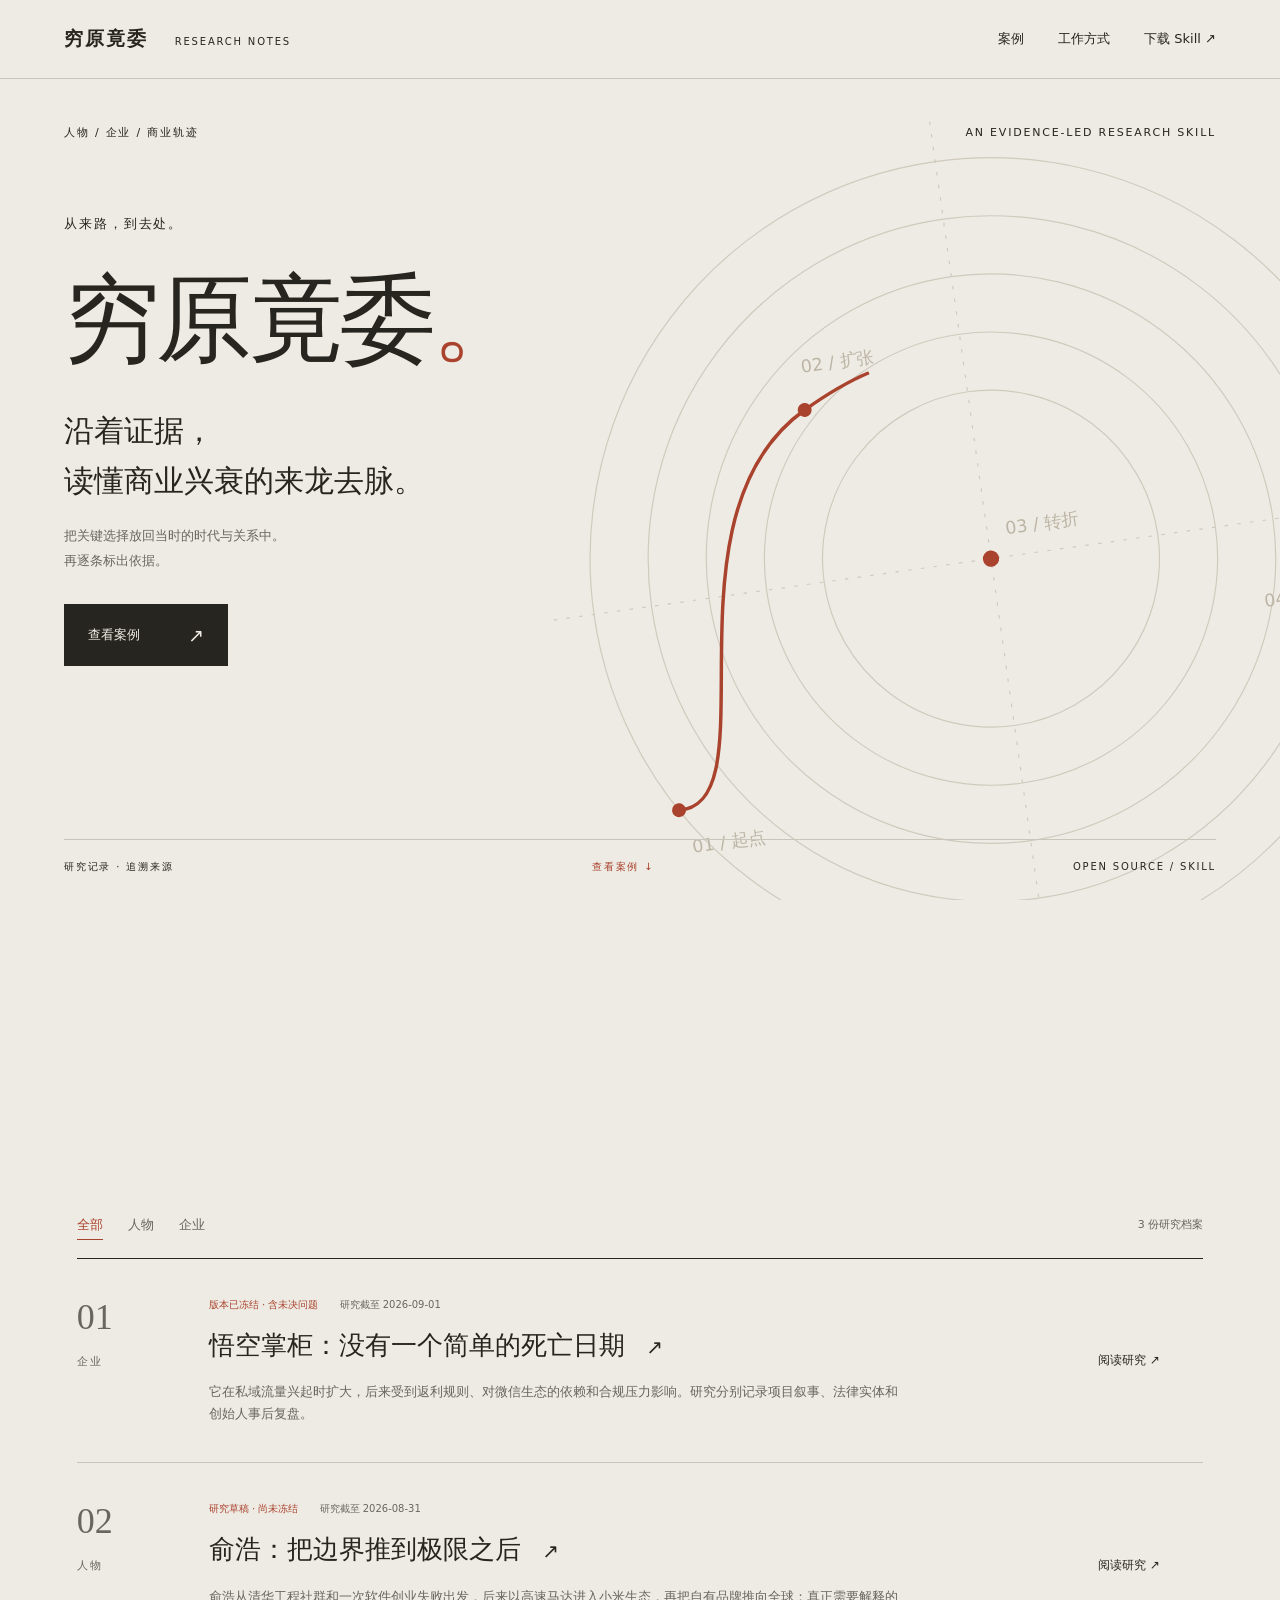
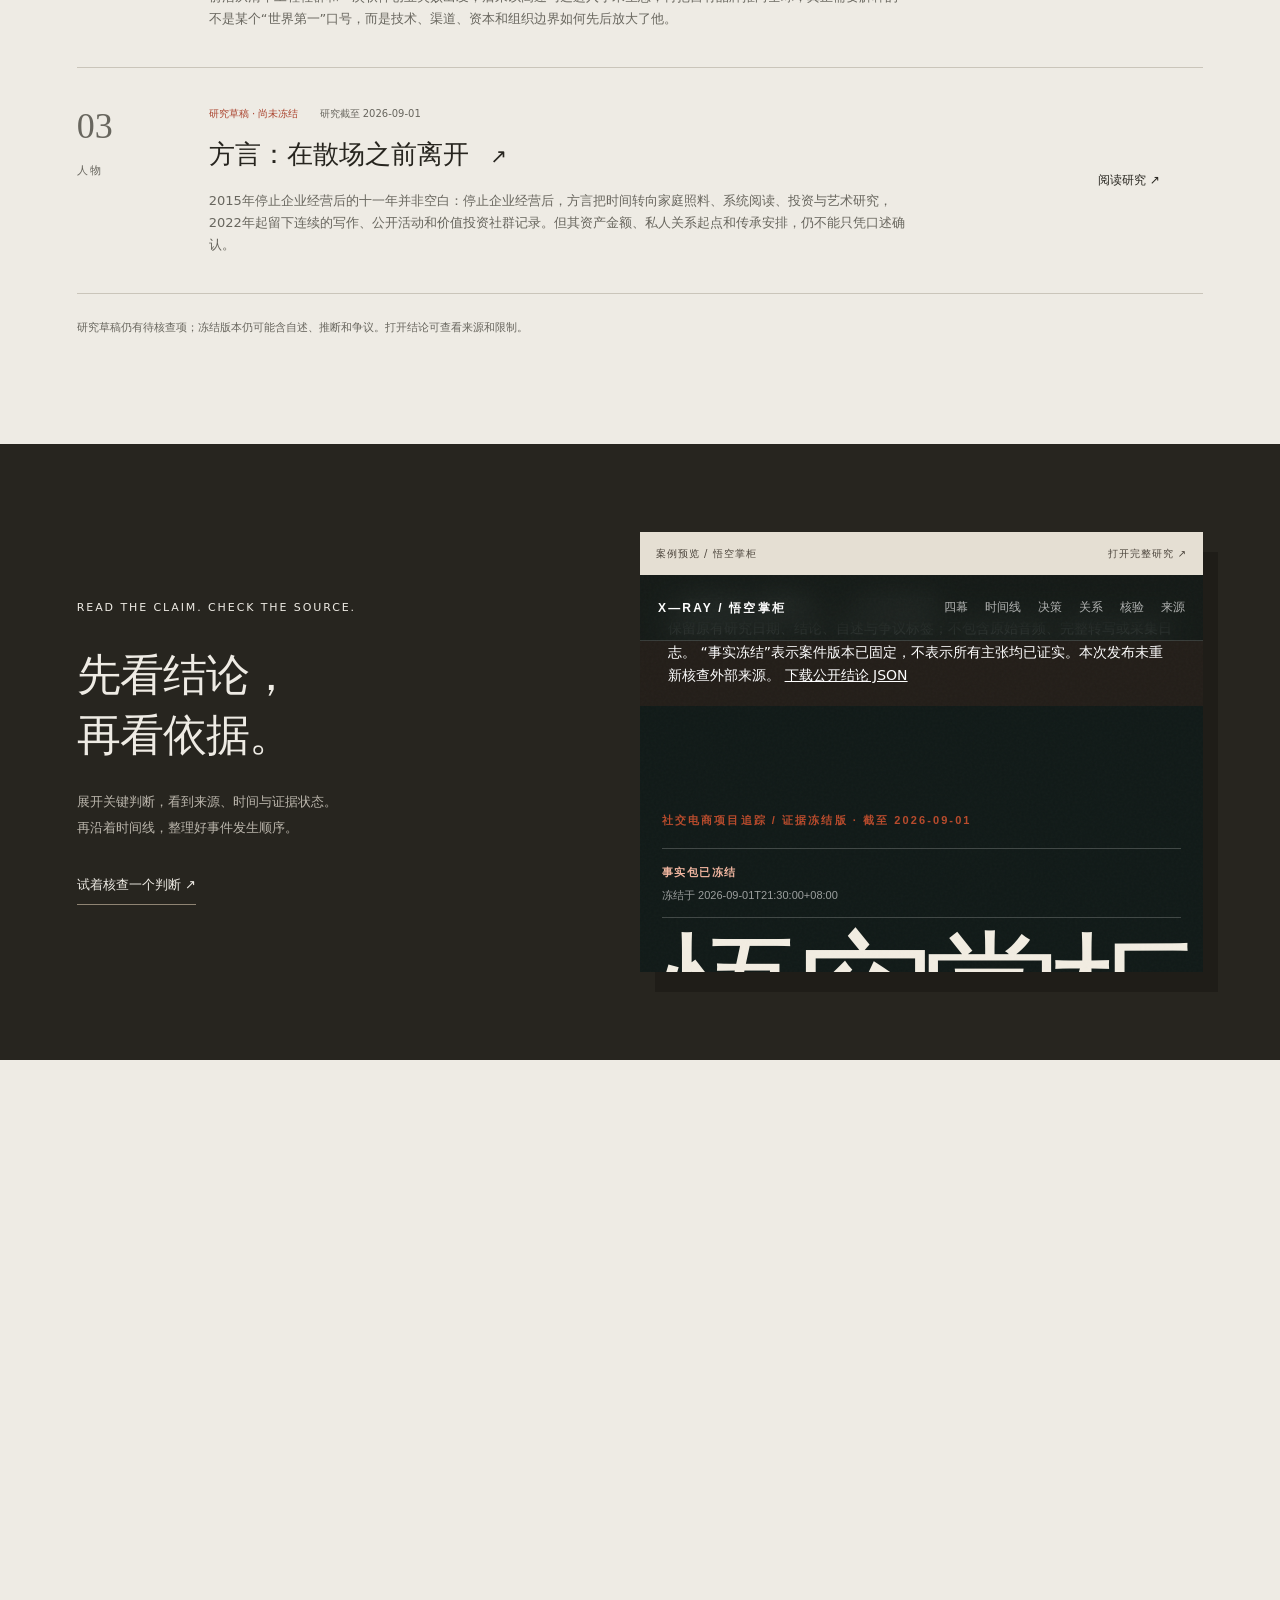
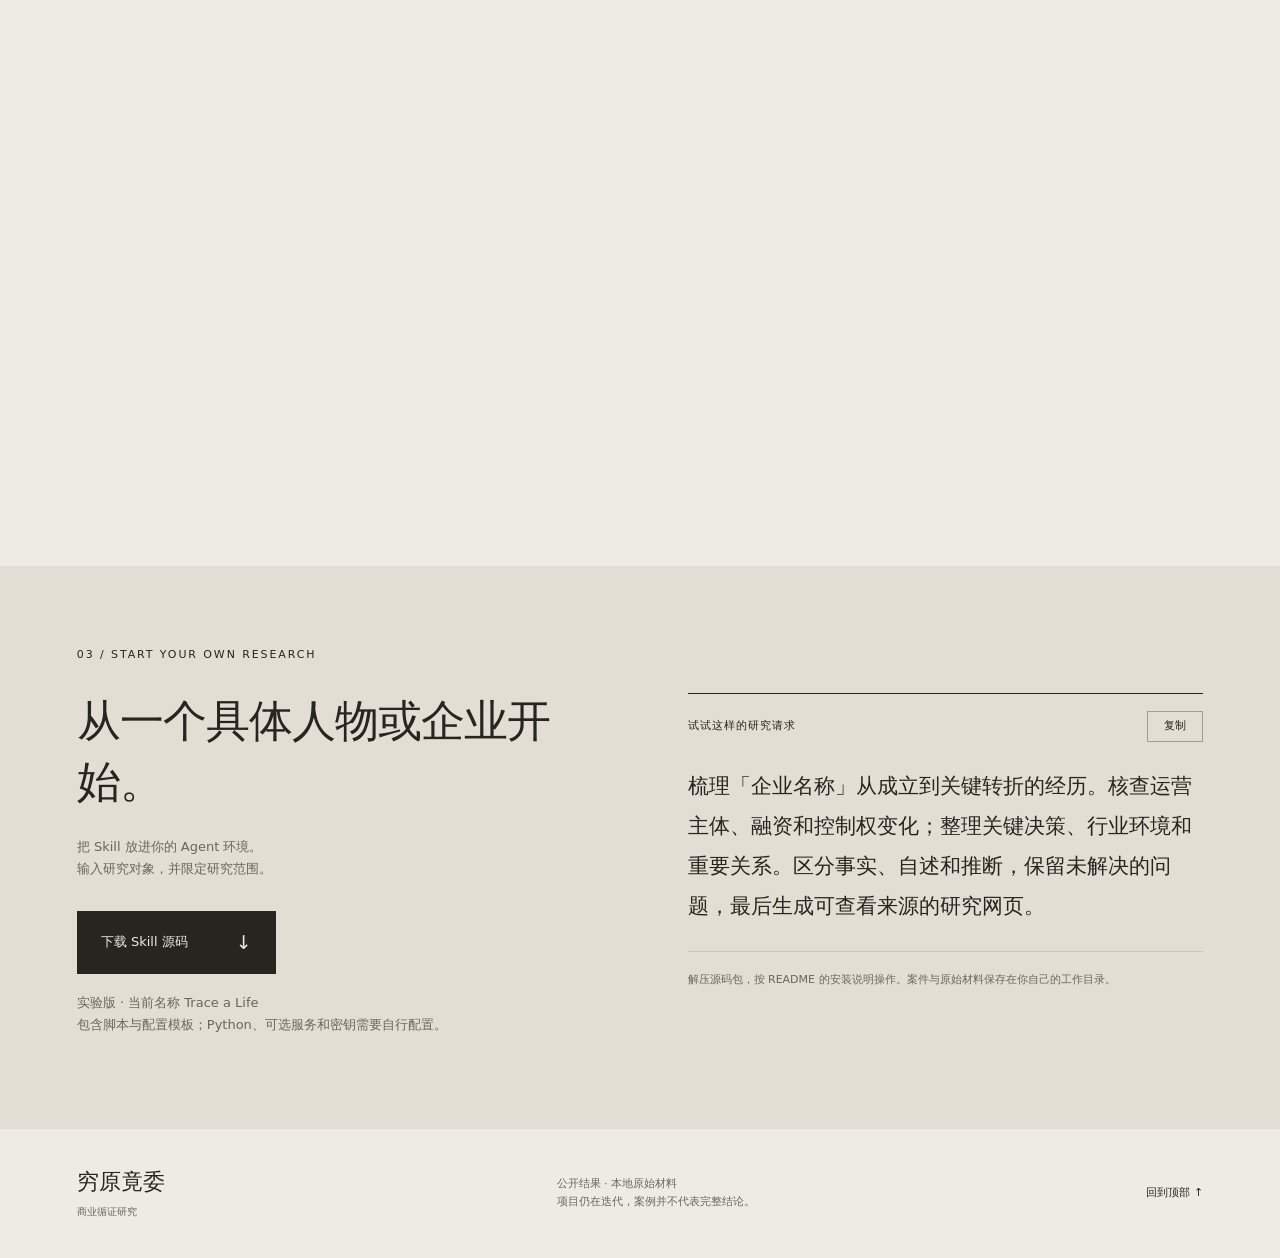
<file: publishing/index.html>
<!doctype html>
<html lang="zh-CN">
<meta charset="utf-8">
<meta http-equiv="refresh" content="0; url=../website/index.html">
<meta name="robots" content="noindex">
<title>穷原竟委 · 正在打开公开研究页</title>
<p>正在打开 <a href="../website/index.html">穷原竟委公开研究页</a>。</p>
</html>
</file>
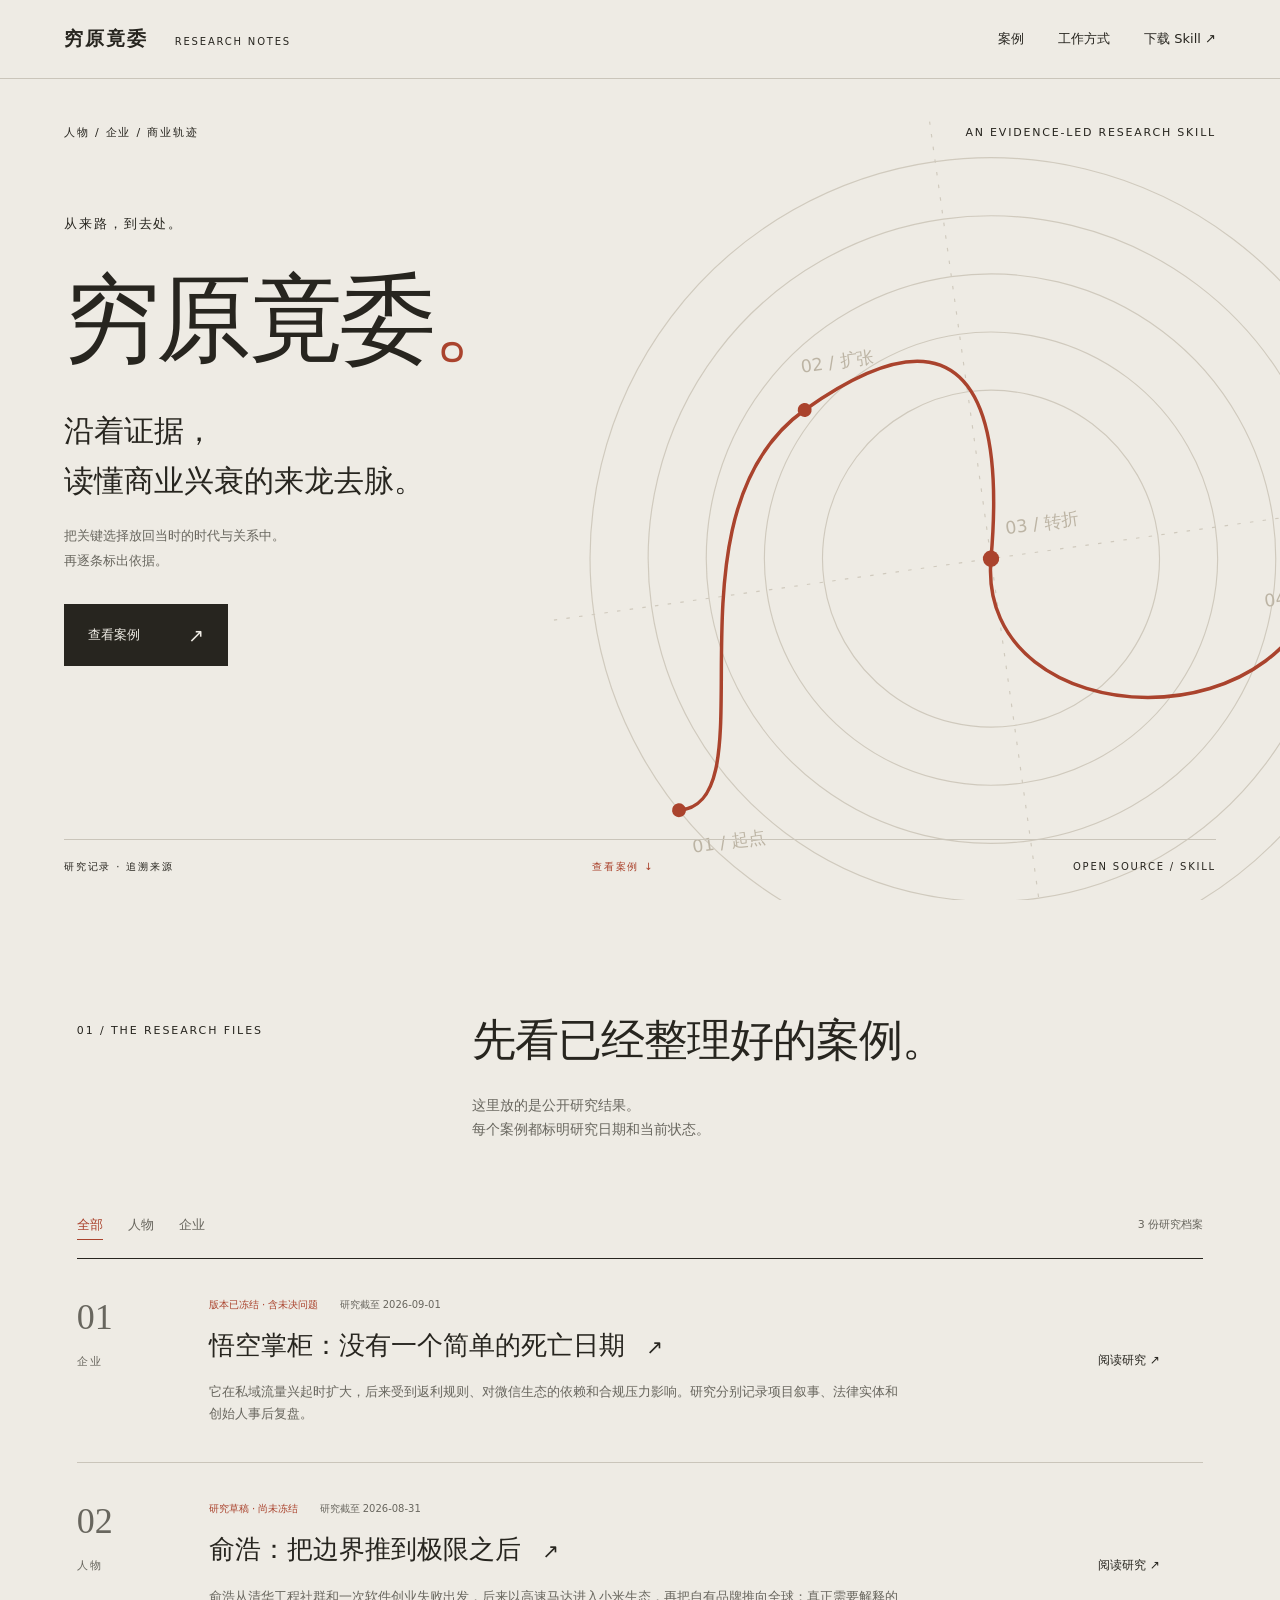
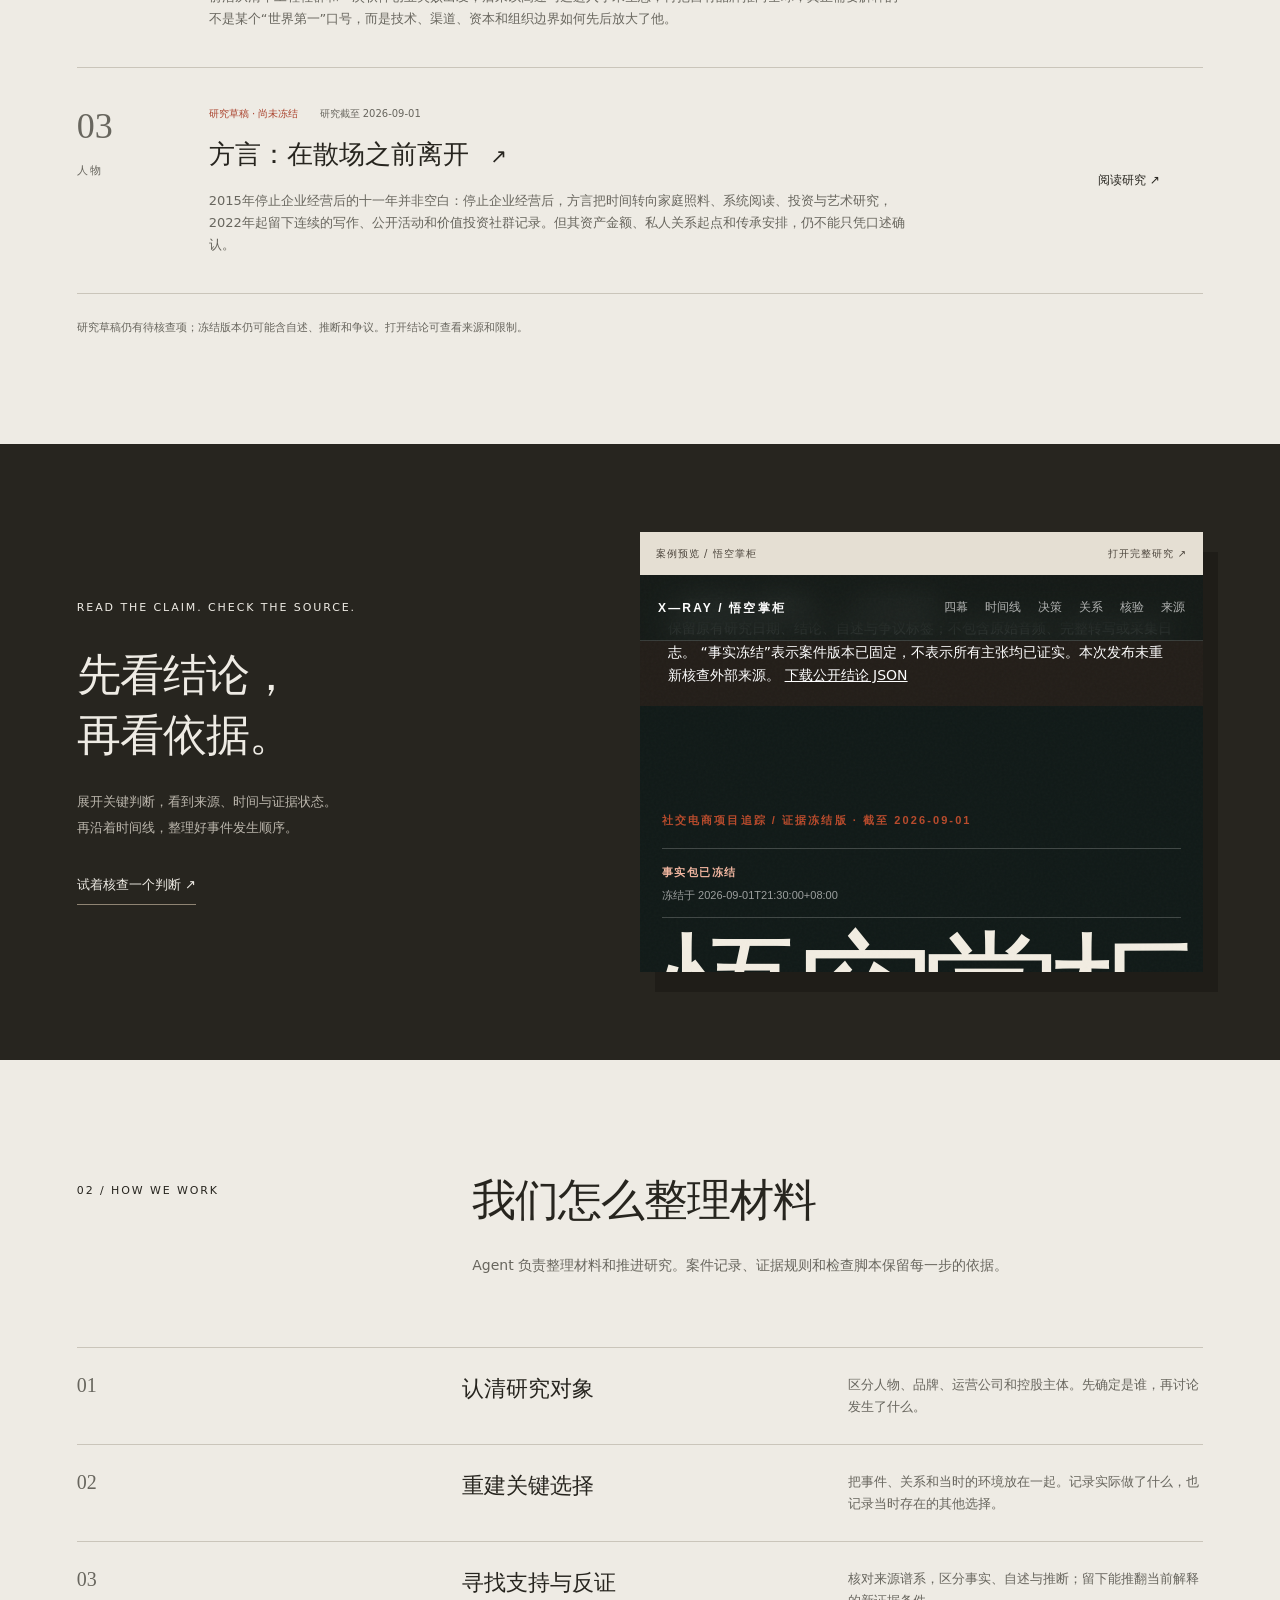
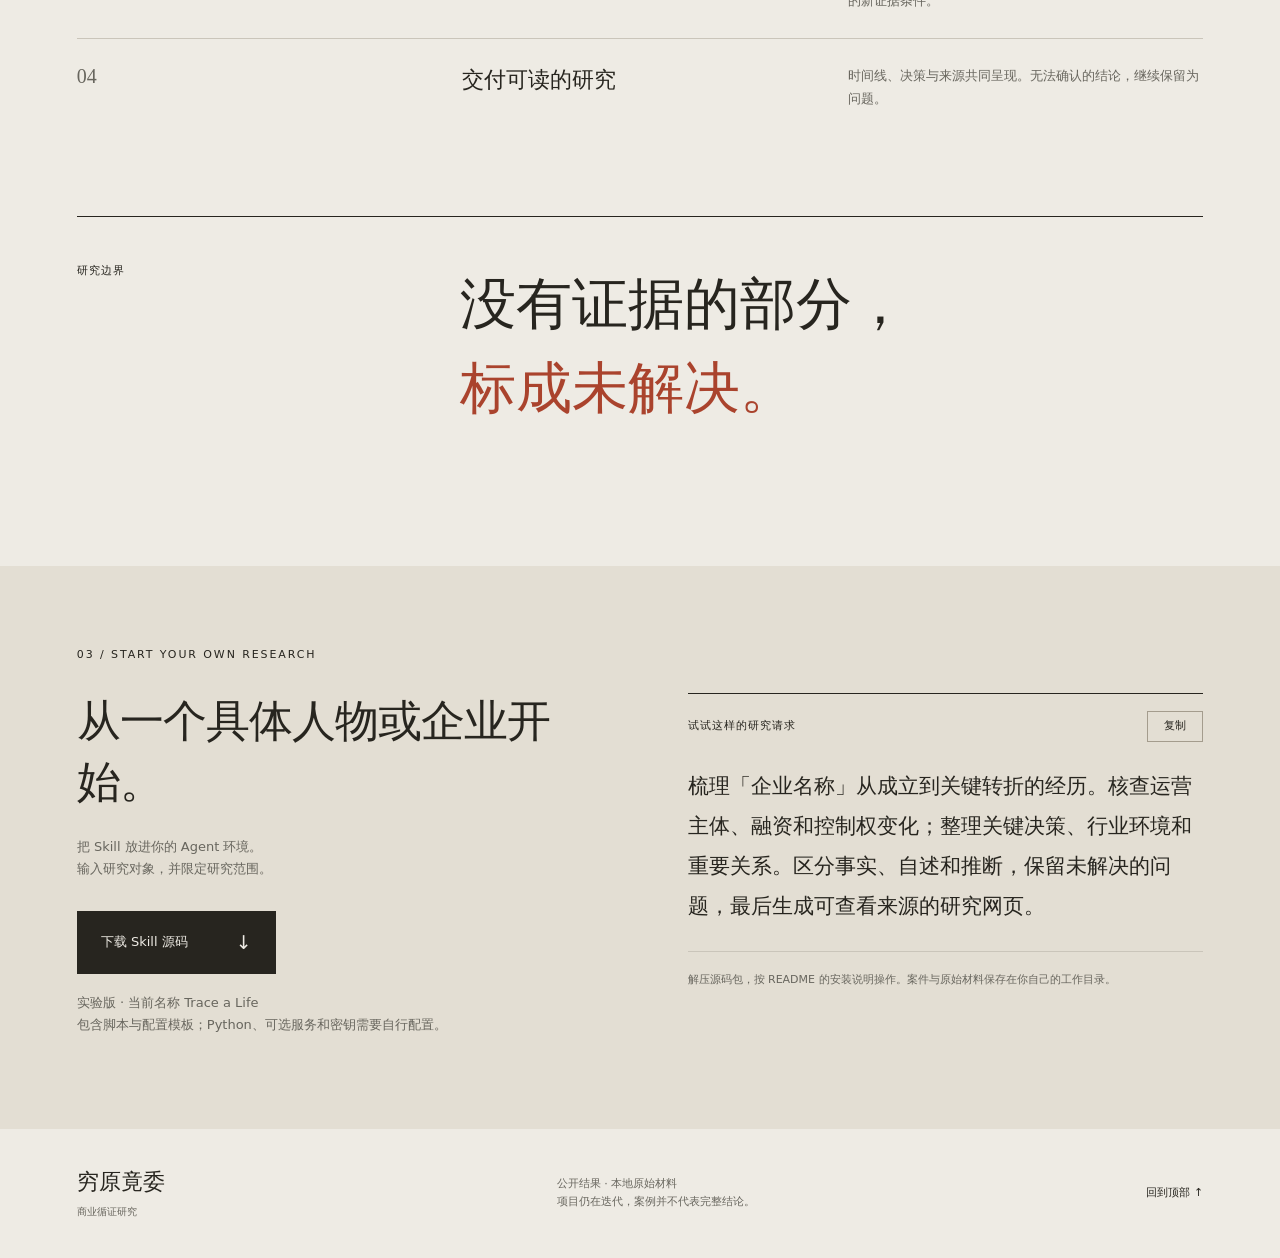
<file: website/index.html>
<!doctype html>
<html lang="zh-CN">
<head>
  <meta charset="utf-8">
  <meta name="viewport" content="width=device-width,initial-scale=1">
  <meta name="description" content="穷原竟委：沿着证据，研究人物与企业的起点、选择与转折。整理公开来源，下载开源研究 Skill。">
  <meta name="theme-color" content="#eeebe4">
  <title>穷原竟委 — 商业的循证研究</title>
  <script>if (location.pathname.endsWith('/index.template.html')) location.replace('../website/index.html');</script>
  <link rel="stylesheet" href="styles.css">
  <script src="site.js" defer></script>
</head>
<body>
  <a class="skip" href="#cases">跳至研究案例</a>
  <header class="nav"><a class="wordmark" href="#">穷原竟委 <span>RESEARCH NOTES</span></a><nav aria-label="主导航"><a href="#cases">案例</a><a href="#method">工作方式</a><a href="#start">下载 Skill <span aria-hidden="true">↗</span></a></nav></header>
  <main>
    <section class="hero" aria-labelledby="hero-title">
      <div class="hero-top"><span>人物 / 企业 / 商业轨迹</span><span>AN EVIDENCE-LED RESEARCH SKILL</span></div>
      <div class="hero-copy"><p class="eyebrow">从来路，到去处。</p><h1 id="hero-title">穷原竟委<span class="title-dot">。</span></h1><p class="hero-promise">沿着证据，<br>读懂商业兴衰的来龙去脉。</p><p class="hero-desc">把关键选择放回当时的时代与关系中。<br>再逐条标出依据。</p><a class="primary" href="#cases">查看案例 <span aria-hidden="true">↗</span></a></div>
      <div class="trace-art" aria-hidden="true"><svg viewBox="0 0 760 760"><g class="contours" fill="none" stroke="currentColor"><ellipse cx="380" cy="380" rx="345" ry="345"/><ellipse cx="380" cy="380" rx="295" ry="295"/><ellipse cx="380" cy="380" rx="245" ry="245"/><ellipse cx="380" cy="380" rx="195" ry="195"/><ellipse cx="380" cy="380" rx="145" ry="145"/><path d="M0 380H760M380 0V760" stroke-dasharray="3 8"/></g><path class="trace-route" d="M84 557C165 563 100 303 239 231S415 228 380 380S631 583 666 411" fill="none" stroke="#aa432d" stroke-width="3"/><g fill="#aa432d"><circle cx="84" cy="557" r="6"/><circle cx="239" cy="231" r="6"/><circle cx="380" cy="380" r="7"/><circle cx="666" cy="411" r="6"/></g><g font-size="15" fill="currentColor"><text x="91" y="595">01 / 起点</text><text x="241" y="199">02 / 扩张</text><text x="396" y="361">03 / 转折</text><text x="608" y="454">04 / 延续？</text></g></svg><span class="trace-caption">CHOICES LEAVE TRACES.<br>FOLLOW THE EVIDENCE.</span></div>
      <div class="hero-bottom"><span>研究记录 · 追溯来源</span><a href="#cases">查看案例 ↓</a><span>OPEN SOURCE / SKILL</span></div>
    </section>

    <section class="case-section wrap" id="cases">
      <div class="section-heading"><p class="eyebrow">01 / THE RESEARCH FILES</p><div><h2>先看已经整理好的案例。</h2><p>这里放的是公开研究结果。<br>每个案例都标明研究日期和当前状态。</p></div></div>
      <div class="filter-bar"><div role="group" aria-label="筛选案例"><button type="button" data-filter="all" aria-pressed="true">全部</button><button type="button" data-filter="人物" aria-pressed="false">人物</button><button type="button" data-filter="企业" aria-pressed="false">企业</button></div><span id="case-count" aria-live="polite">3 份研究档案</span></div>
      <div class="case-list"><article class="case-row" data-kind="企业">
<div class="case-id">01<span>企业</span></div>
<div><p class="case-status">版本已冻结 · 含未决问题 <span>研究截至 2026-09-01</span></p>
<h3><a href="cases/wukong-zhanggui/index.html">悟空掌柜：没有一个简单的死亡日期 <span aria-hidden="true">↗</span></a></h3>
<p>它在私域流量兴起时扩大，后来受到返利规则、对微信生态的依赖和合规压力影响。研究分别记录项目叙事、法律实体和创始人事后复盘。</p></div>
<a class="read-case" href="cases/wukong-zhanggui/index.html">阅读研究 <span aria-hidden="true">↗</span></a></article>
<article class="case-row" data-kind="人物">
<div class="case-id">02<span>人物</span></div>
<div><p class="case-status">研究草稿 · 尚未冻结 <span>研究截至 2026-08-31</span></p>
<h3><a href="cases/yu-hao-dreame/index.html">俞浩：把边界推到极限之后 <span aria-hidden="true">↗</span></a></h3>
<p>俞浩从清华工程社群和一次软件创业失败出发，后来以高速马达进入小米生态，再把自有品牌推向全球；真正需要解释的不是某个“世界第一”口号，而是技术、渠道、资本和组织边界如何先后放大了他。</p></div>
<a class="read-case" href="cases/yu-hao-dreame/index.html">阅读研究 <span aria-hidden="true">↗</span></a></article>
<article class="case-row" data-kind="人物">
<div class="case-id">03<span>人物</span></div>
<div><p class="case-status">研究草稿 · 尚未冻结 <span>研究截至 2026-09-01</span></p>
<h3><a href="cases/fang-yan-money-evolution/index.html">方言：在散场之前离开 <span aria-hidden="true">↗</span></a></h3>
<p>2015年停止企业经营后的十一年并非空白：停止企业经营后，方言把时间转向家庭照料、系统阅读、投资与艺术研究，2022年起留下连续的写作、公开活动和价值投资社群记录。但其资产金额、私人关系起点和传承安排，仍不能只凭口述确认。</p></div>
<a class="read-case" href="cases/fang-yan-money-evolution/index.html">阅读研究 <span aria-hidden="true">↗</span></a></article></div>
      <p class="small-note">研究草稿仍有待核查项；冻结版本仍可能含自述、推断和争议。打开结论可查看来源和限制。</p>
    </section>

    <section class="reading-room" aria-labelledby="reading-title"><div class="wrap reading-layout"><div><p class="eyebrow">READ THE CLAIM. CHECK THE SOURCE.</p><h2 id="reading-title">先看结论，<br>再看依据。</h2><p>展开关键判断，看到来源、时间与证据状态。<br>再沿着时间线，整理好事件发生顺序。</p><a class="text-link" href="cases/wukong-zhanggui/index.html#claims">试着核查一个判断 ↗</a></div><div class="page-preview"><div class="preview-caption"><span>案例预览 / 悟空掌柜</span><a href="cases/wukong-zhanggui/index.html">打开完整研究 ↗</a></div><iframe src="cases/wukong-zhanggui/index.html" title="悟空掌柜研究页面预览" loading="lazy" sandbox="allow-scripts allow-same-origin"></iframe></div></div></section>

    <section class="method-section wrap" id="method"><div class="section-heading"><p class="eyebrow">02 / HOW WE WORK</p><div><h2>我们怎么整理材料</h2><p>Agent 负责整理材料和推进研究。案件记录、证据规则和检查脚本保留每一步的依据。</p></div></div>
      <ol class="method-list"><li><span>01</span><h3>认清研究对象</h3><p>区分人物、品牌、运营公司和控股主体。先确定是谁，再讨论发生了什么。</p></li><li><span>02</span><h3>重建关键选择</h3><p>把事件、关系和当时的环境放在一起。记录实际做了什么，也记录当时存在的其他选择。</p></li><li><span>03</span><h3>寻找支持与反证</h3><p>核对来源谱系，区分事实、自述与推断；留下能推翻当前解释的新证据条件。</p></li><li><span>04</span><h3>交付可读的研究</h3><p>时间线、决策与来源共同呈现。无法确认的结论，继续保留为问题。</p></li></ol>
      <div class="boundary"><span>研究边界</span><p>没有证据的部分，<br><em>标成未解决。</em></p></div>
    </section>

    <section class="start-section" id="start"><div class="wrap start-layout"><div><p class="eyebrow">03 / START YOUR OWN RESEARCH</p><h2>从一个具体人物或企业开始。</h2><p>把 Skill 放进你的 Agent 环境。<br>输入研究对象，并限定研究范围。</p><a class="primary" href="downloads/trace-a-life-source.zip" download>下载 Skill 源码 <span aria-hidden="true">↓</span></a><p class="download-note">实验版 · 当前名称 Trace a Life<br>包含脚本与配置模板；Python、可选服务和密钥需要自行配置。</p></div><div class="prompt"><div class="prompt-top"><span>试试这样的研究请求</span><button id="copy-prompt" type="button">复制</button></div><p id="research-prompt">梳理「企业名称」从成立到关键转折的经历。核查运营主体、融资和控制权变化；整理关键决策、行业环境和重要关系。区分事实、自述和推断，保留未解决的问题，最后生成可查看来源的研究网页。</p><p class="prompt-help">解压源码包，按 README 的安装说明操作。案件与原始材料保存在你自己的工作目录。</p><span id="copy-status" role="status"></span></div></div></section>
  </main>
  <footer class="wrap footer"><div><strong>穷原竟委</strong><span>商业循证研究</span></div><p>公开结果 · 本地原始材料<br>项目仍在迭代，案例并不代表完整结论。</p><a href="#">回到顶部 ↑</a></footer>
</body>
</html>
</file>
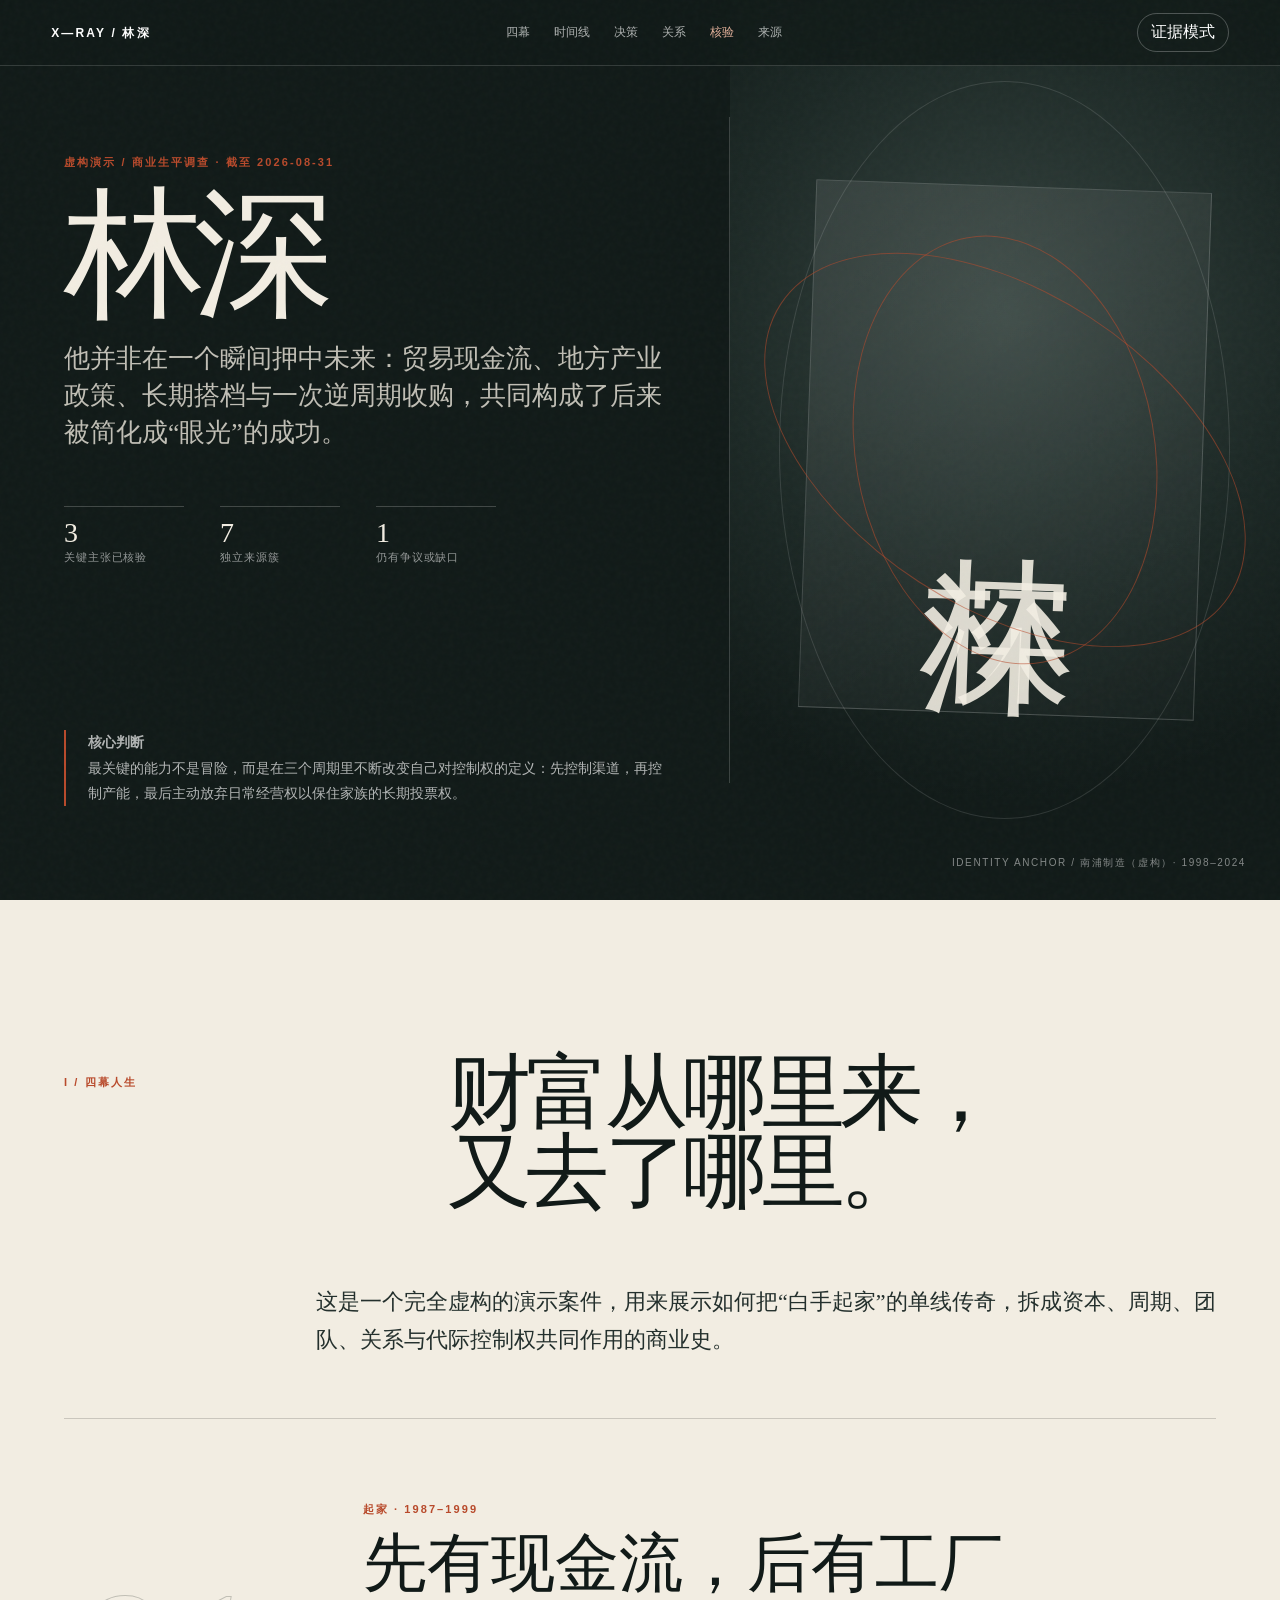
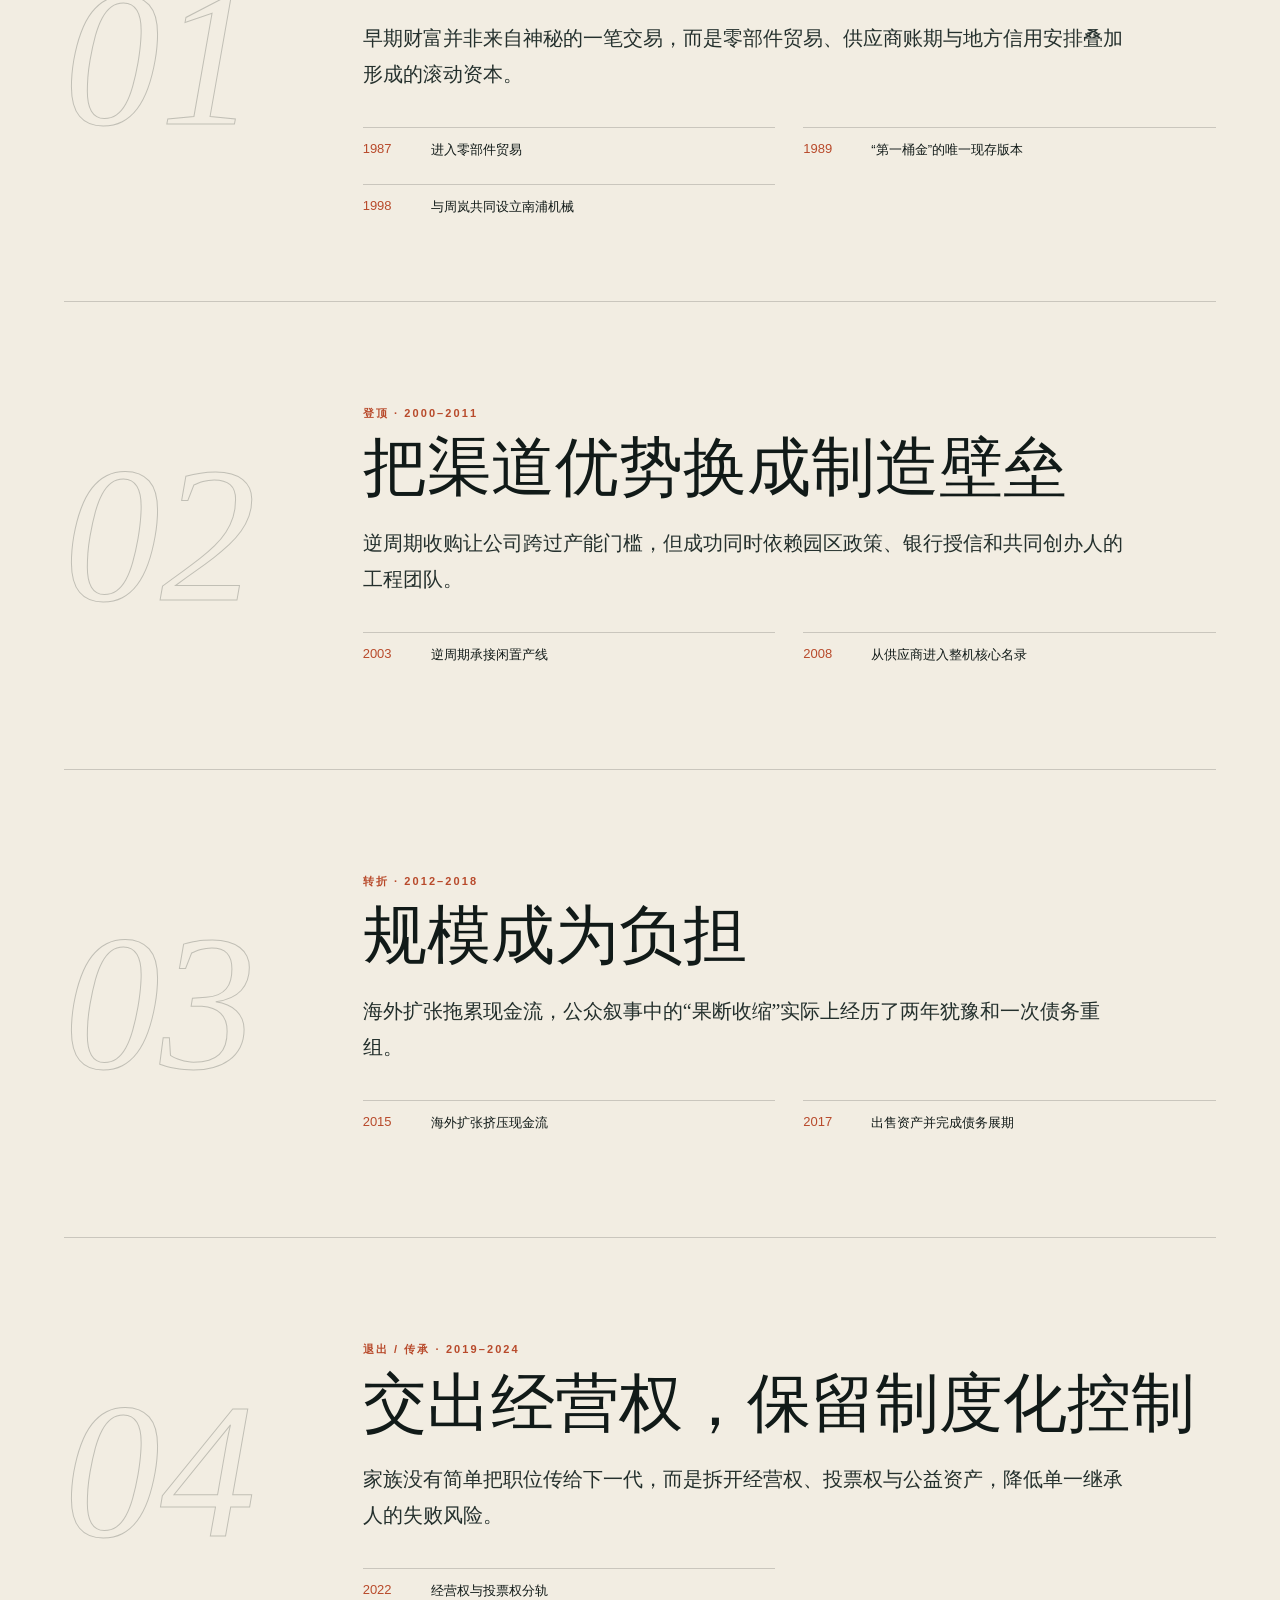
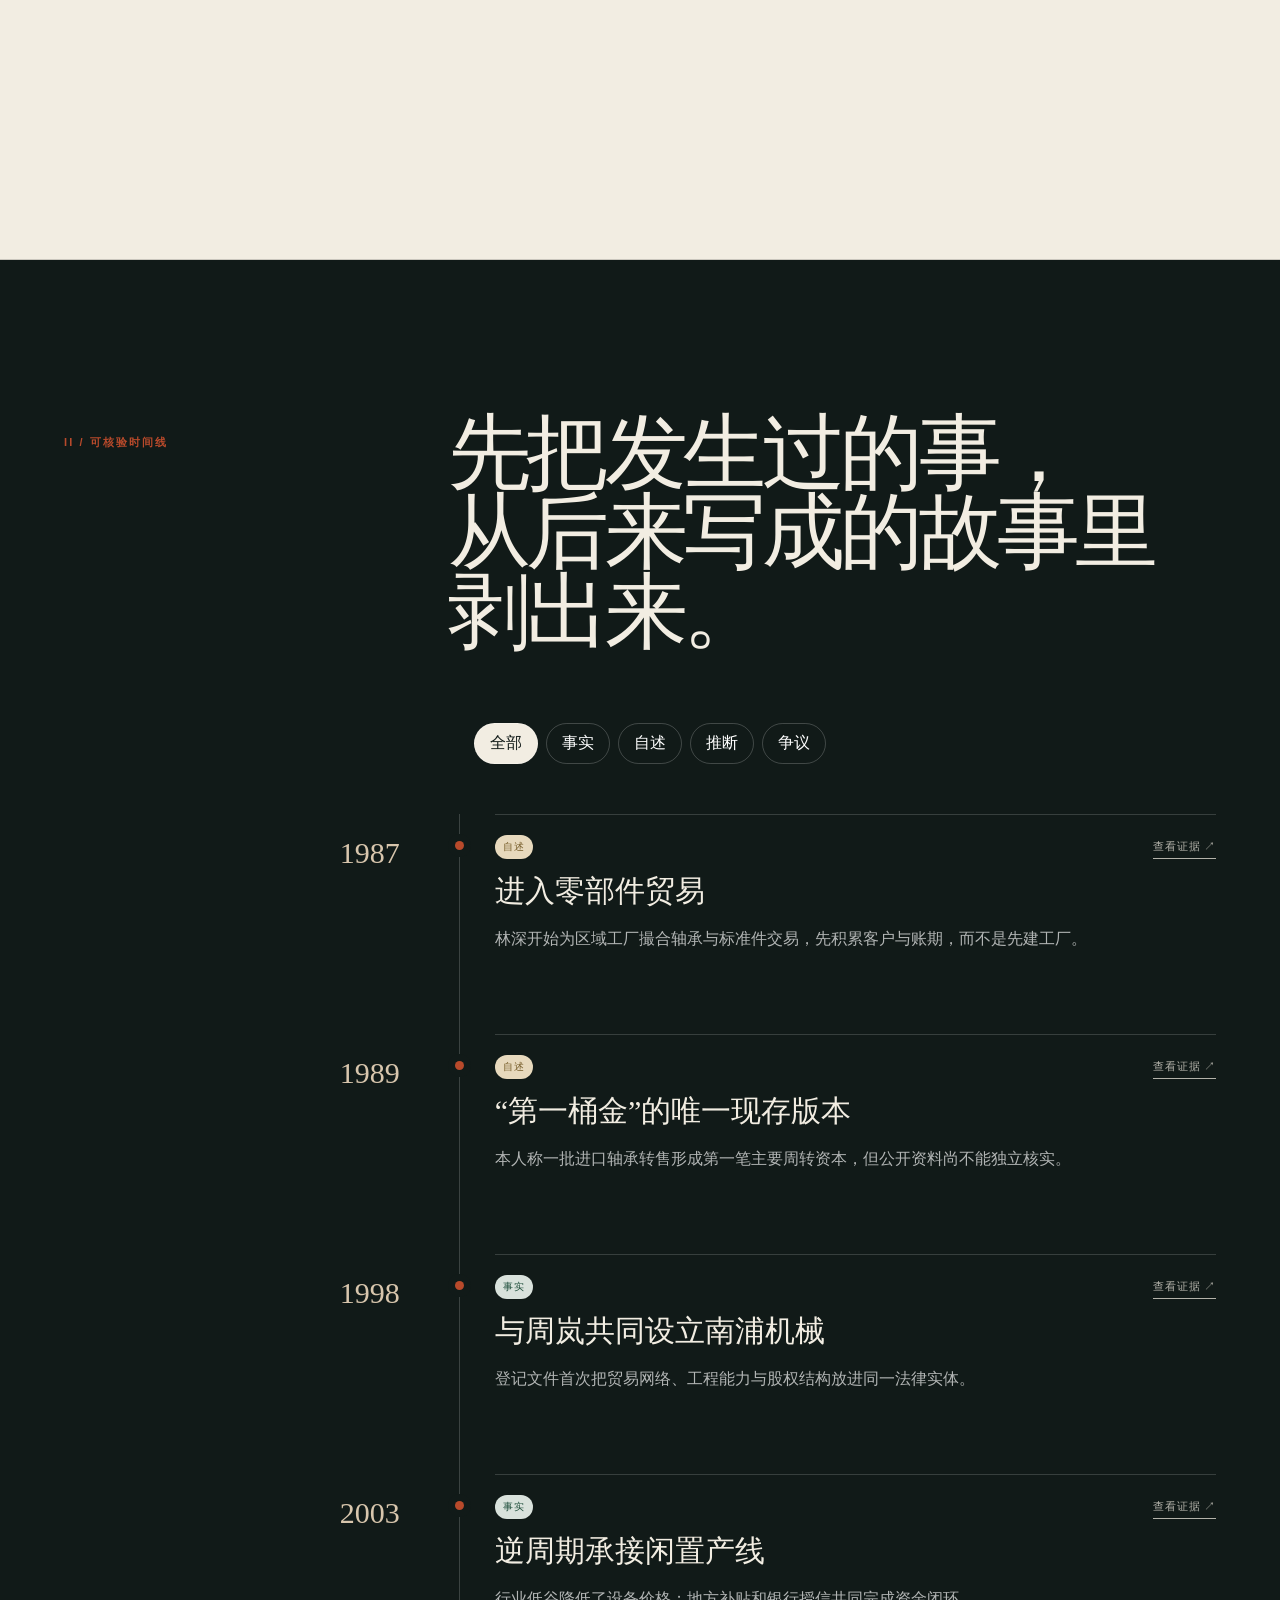
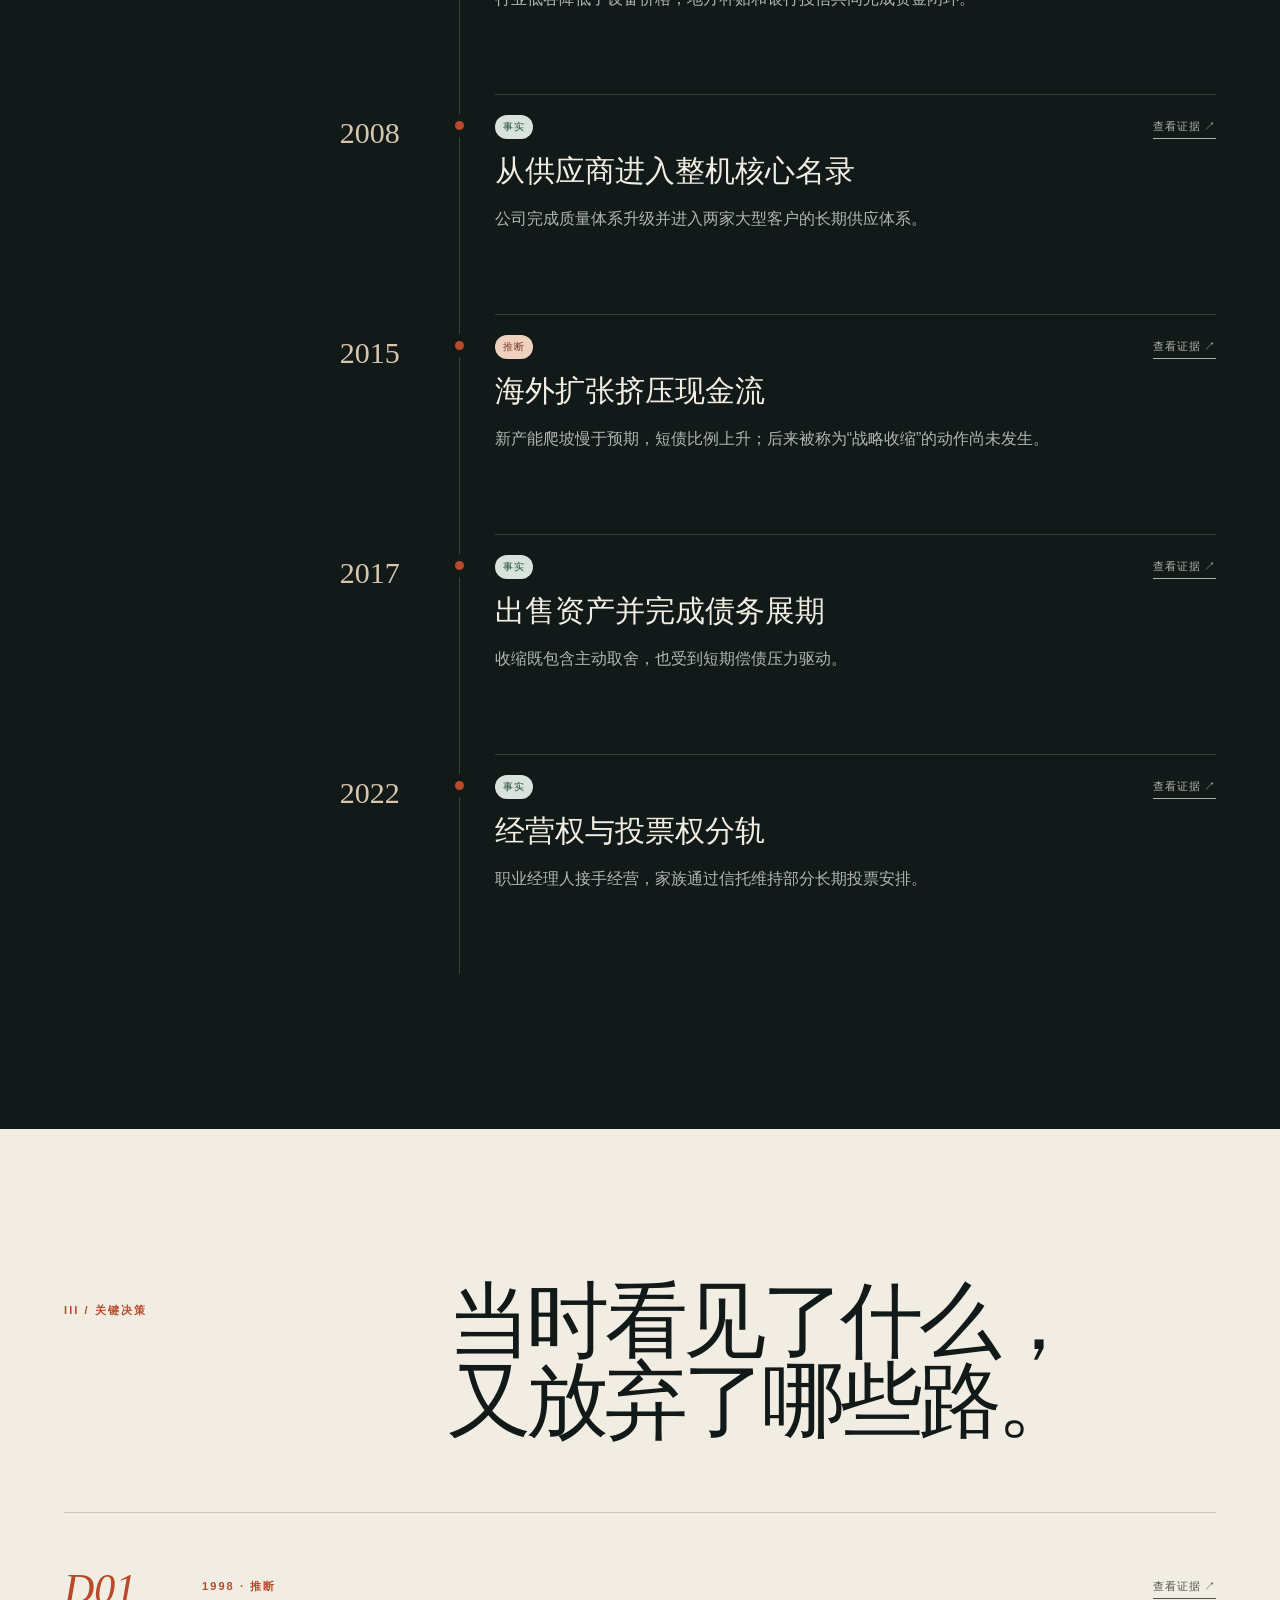
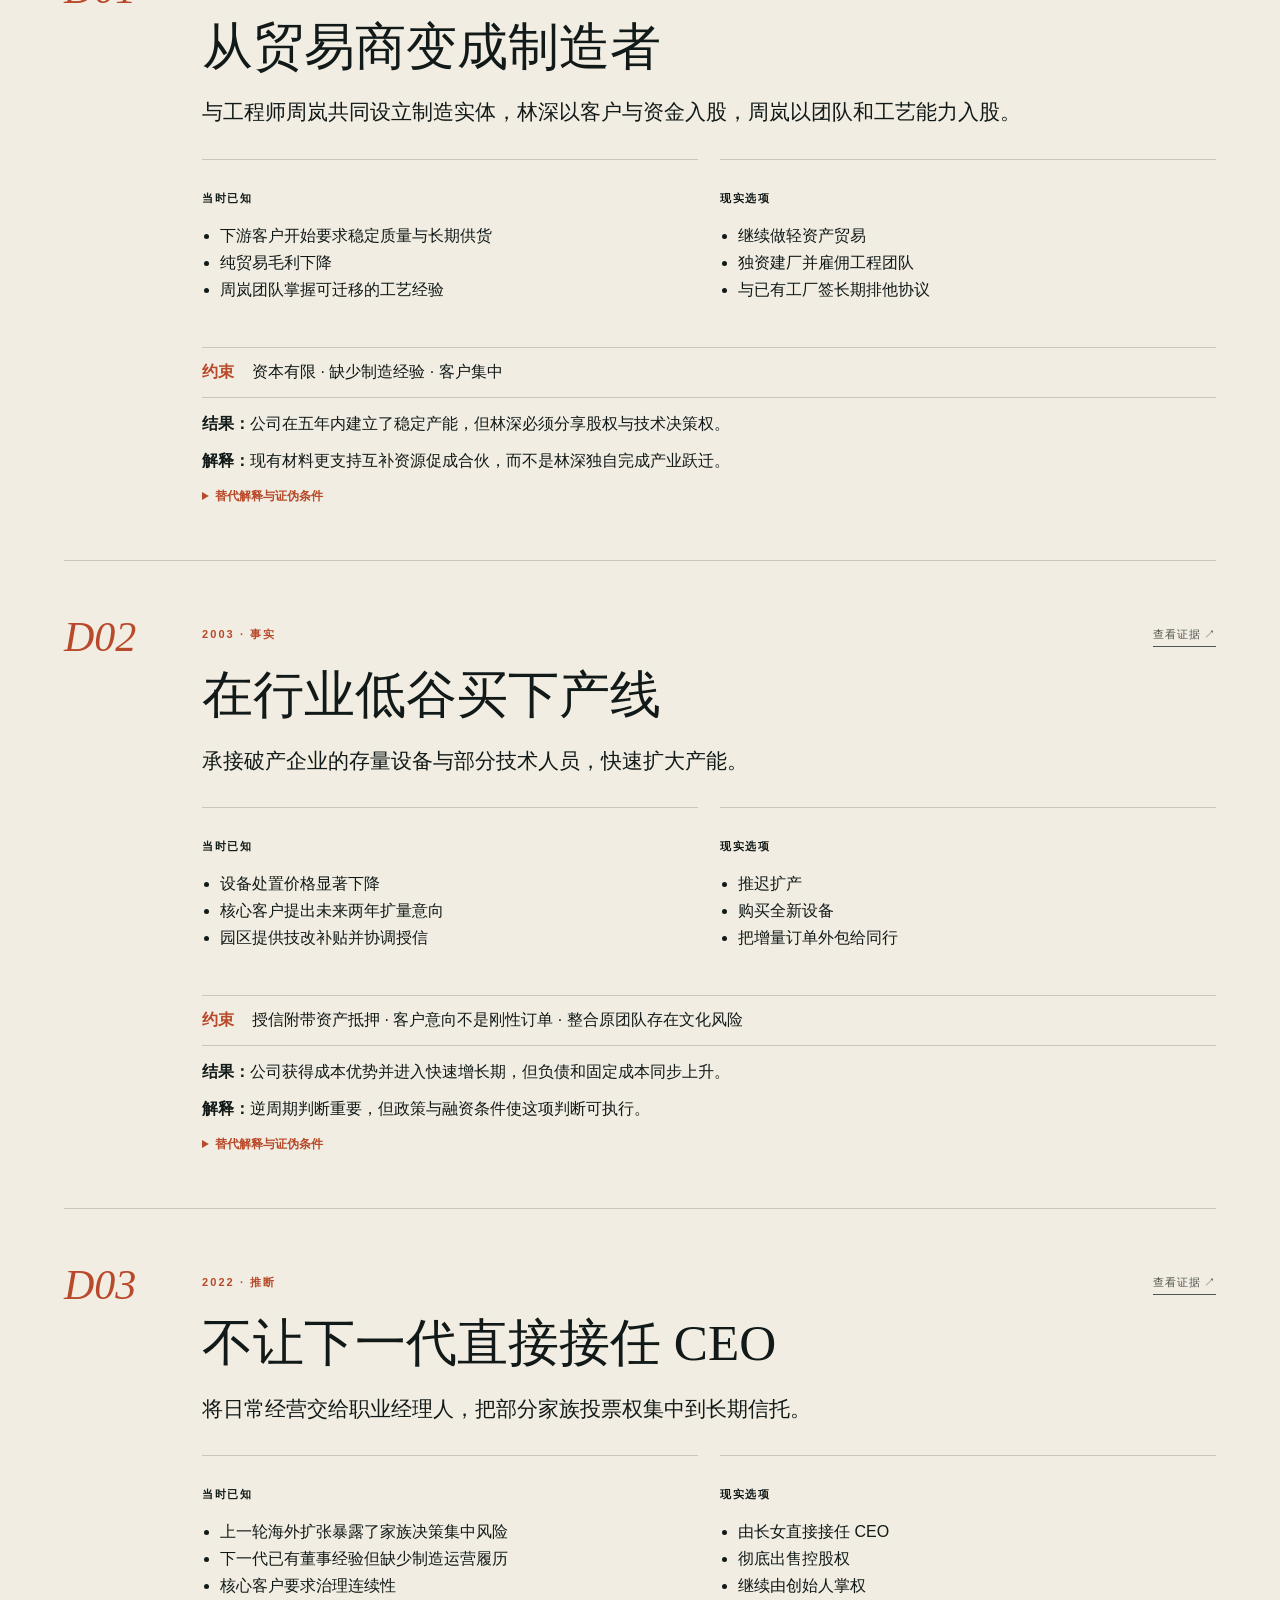
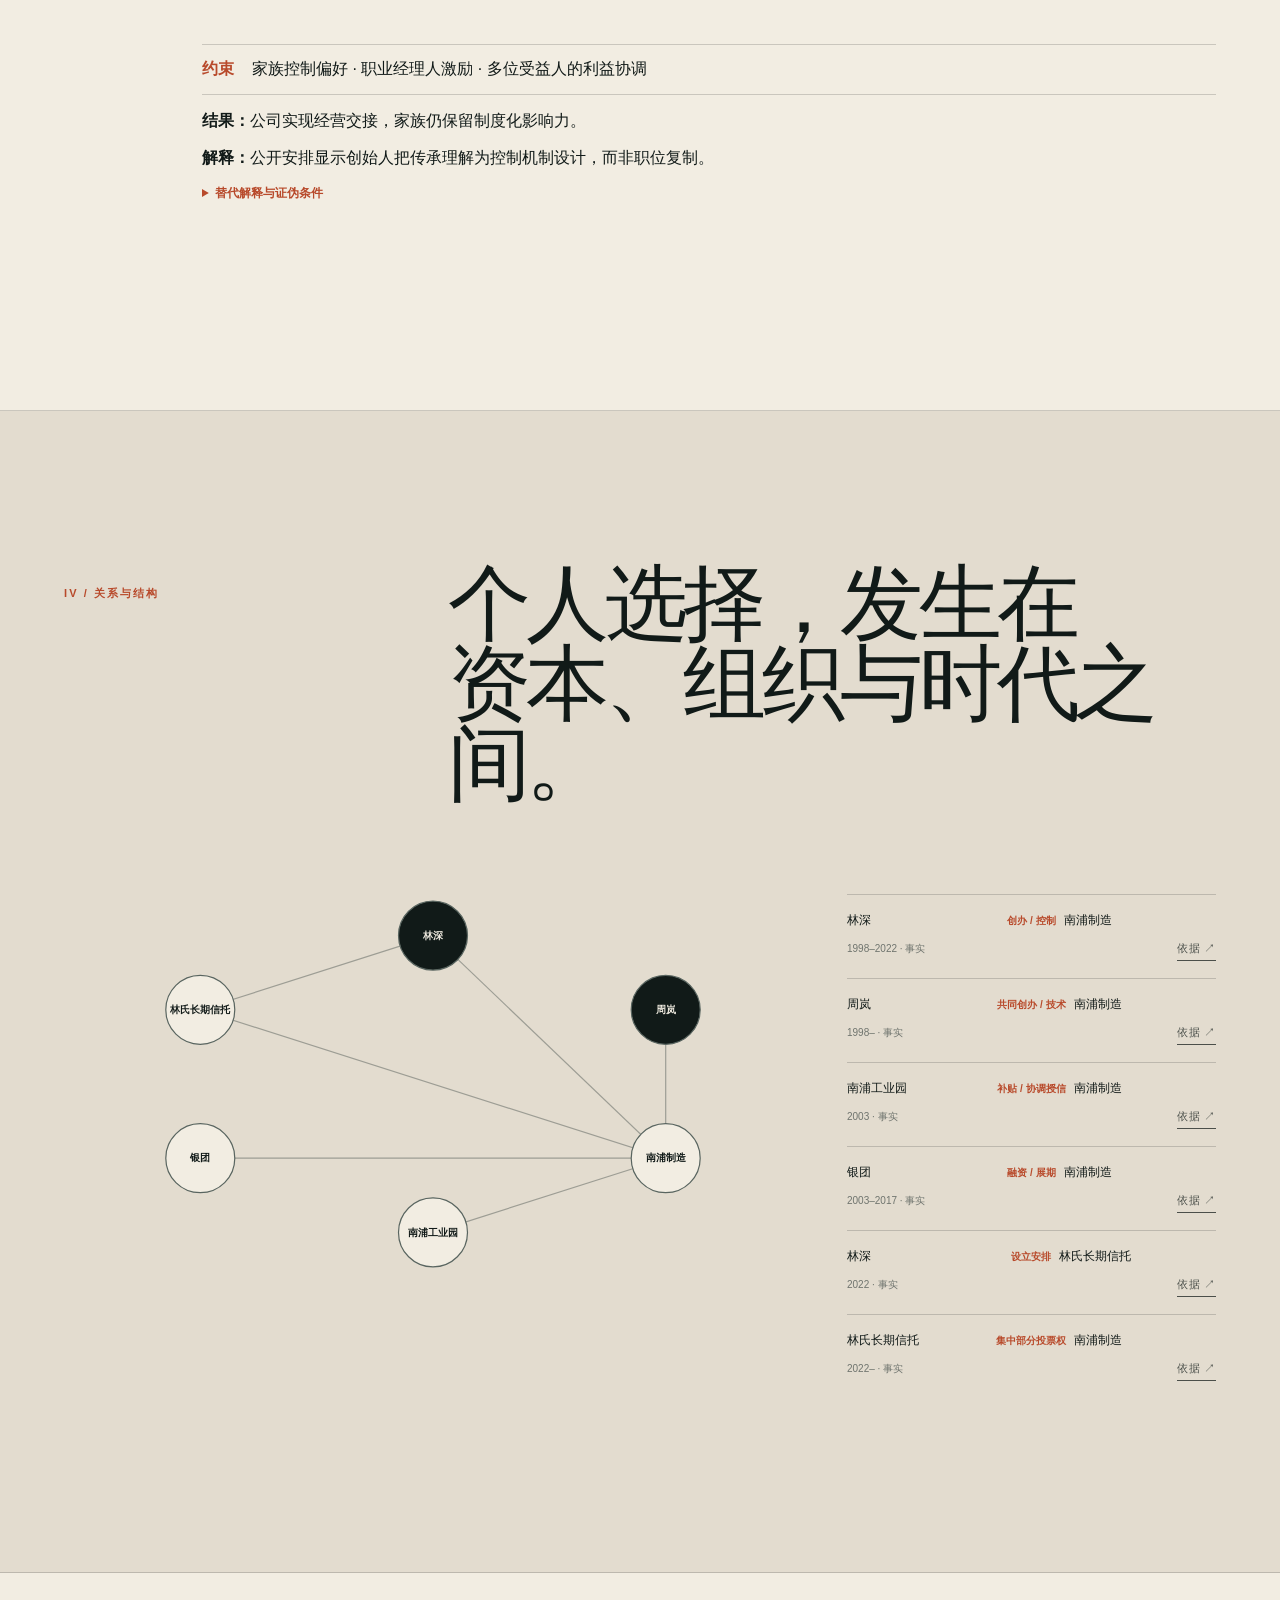
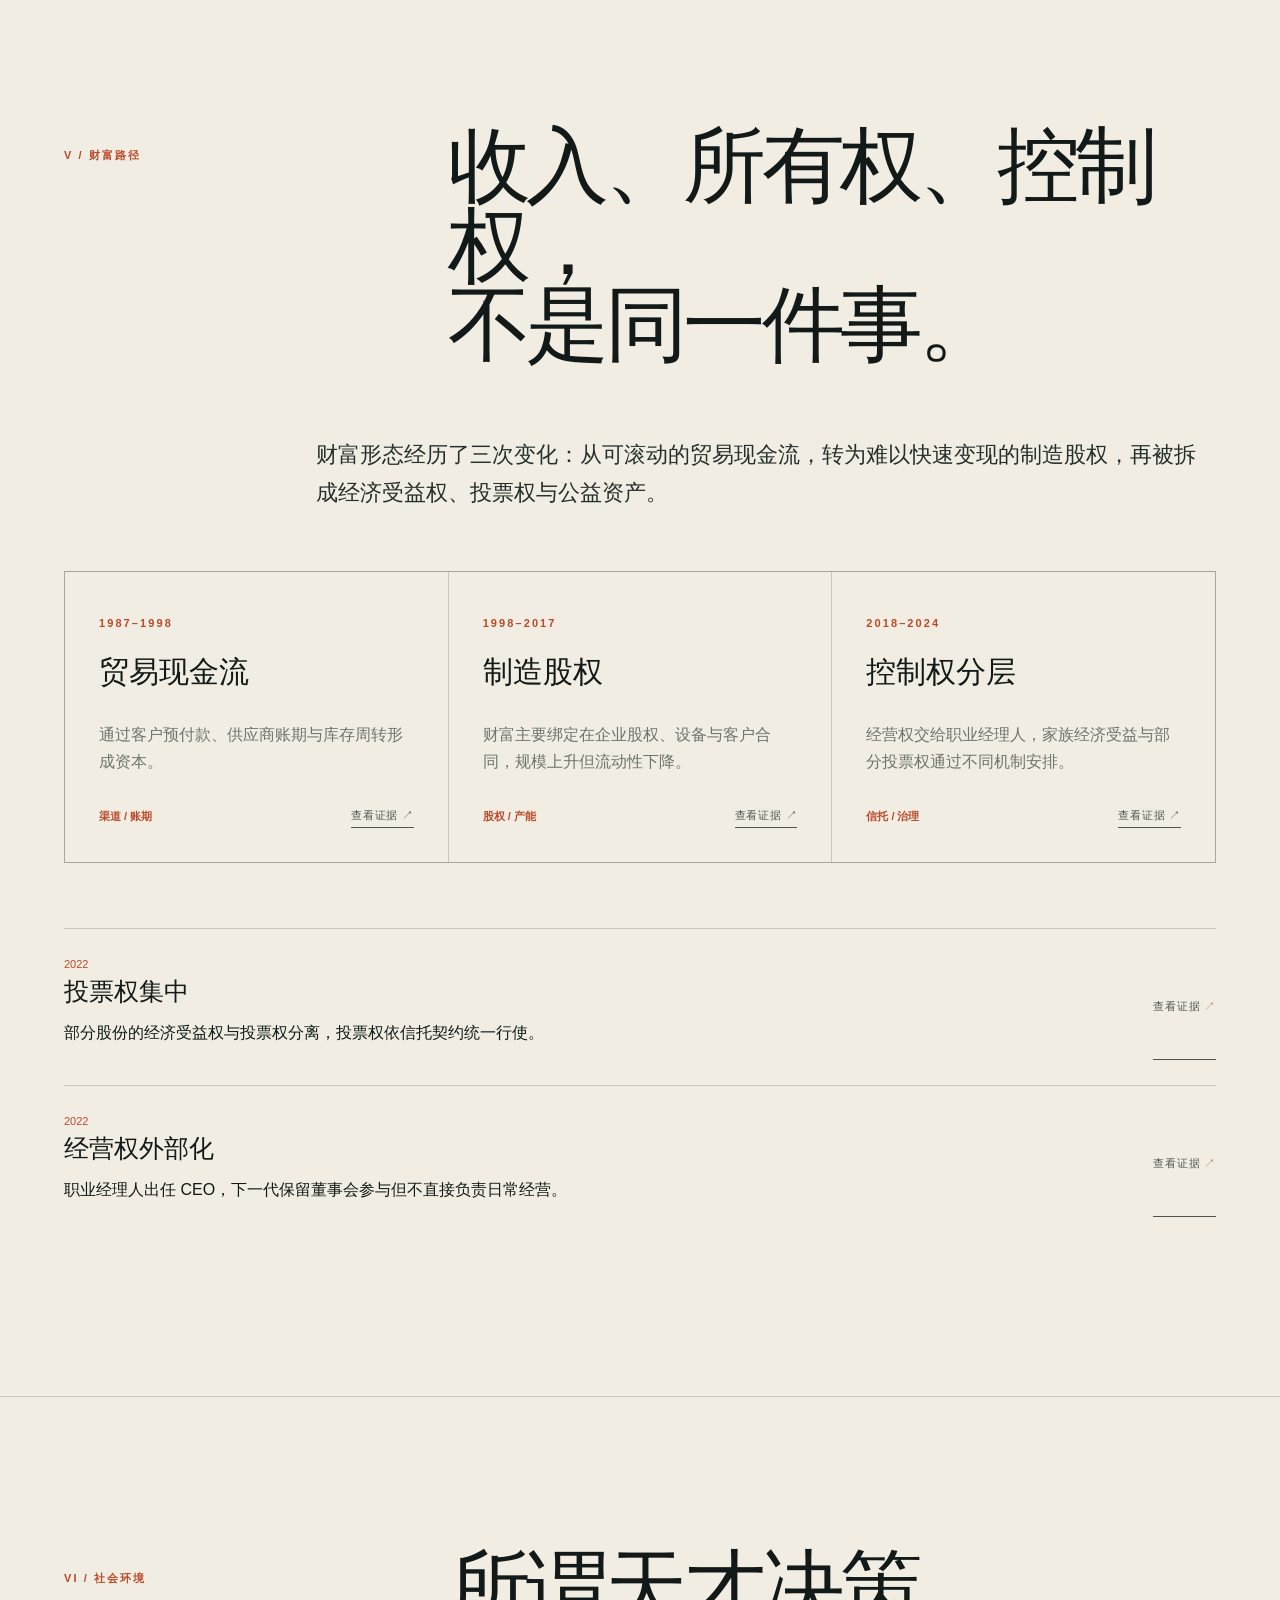
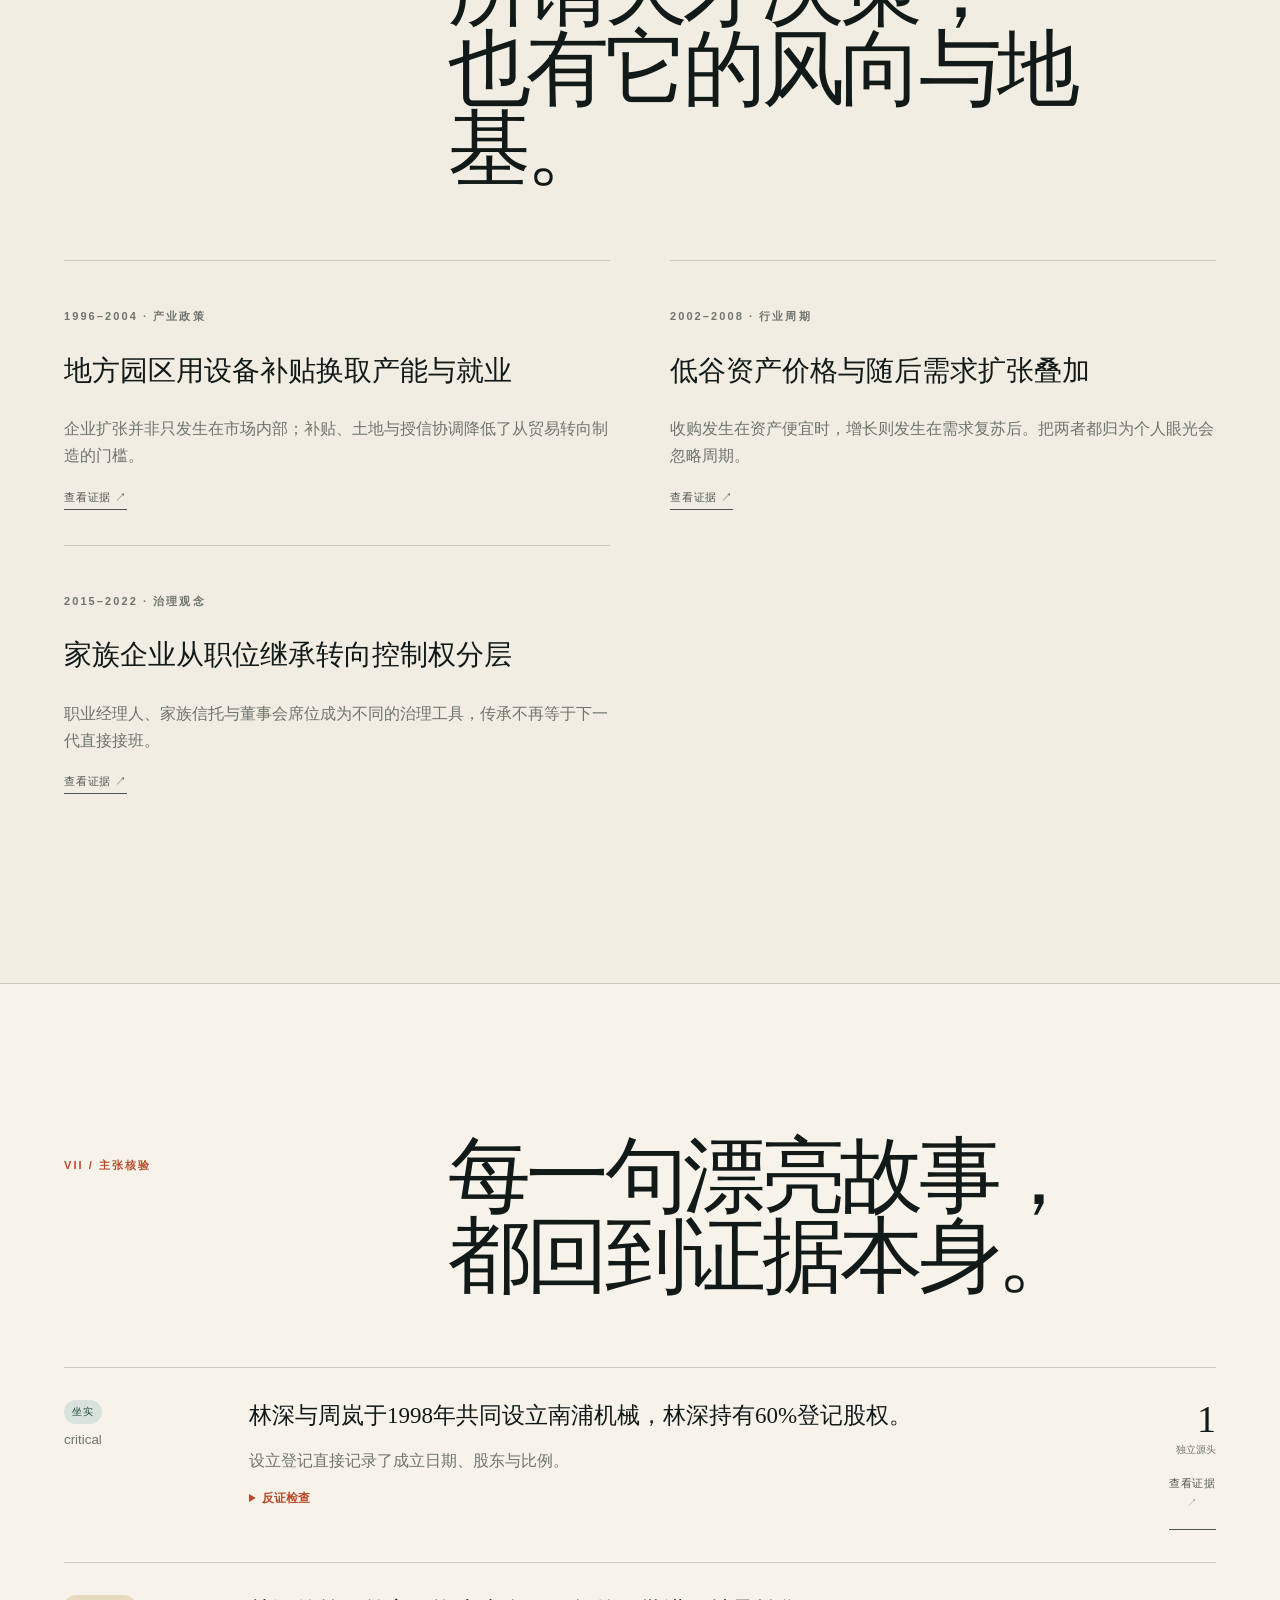
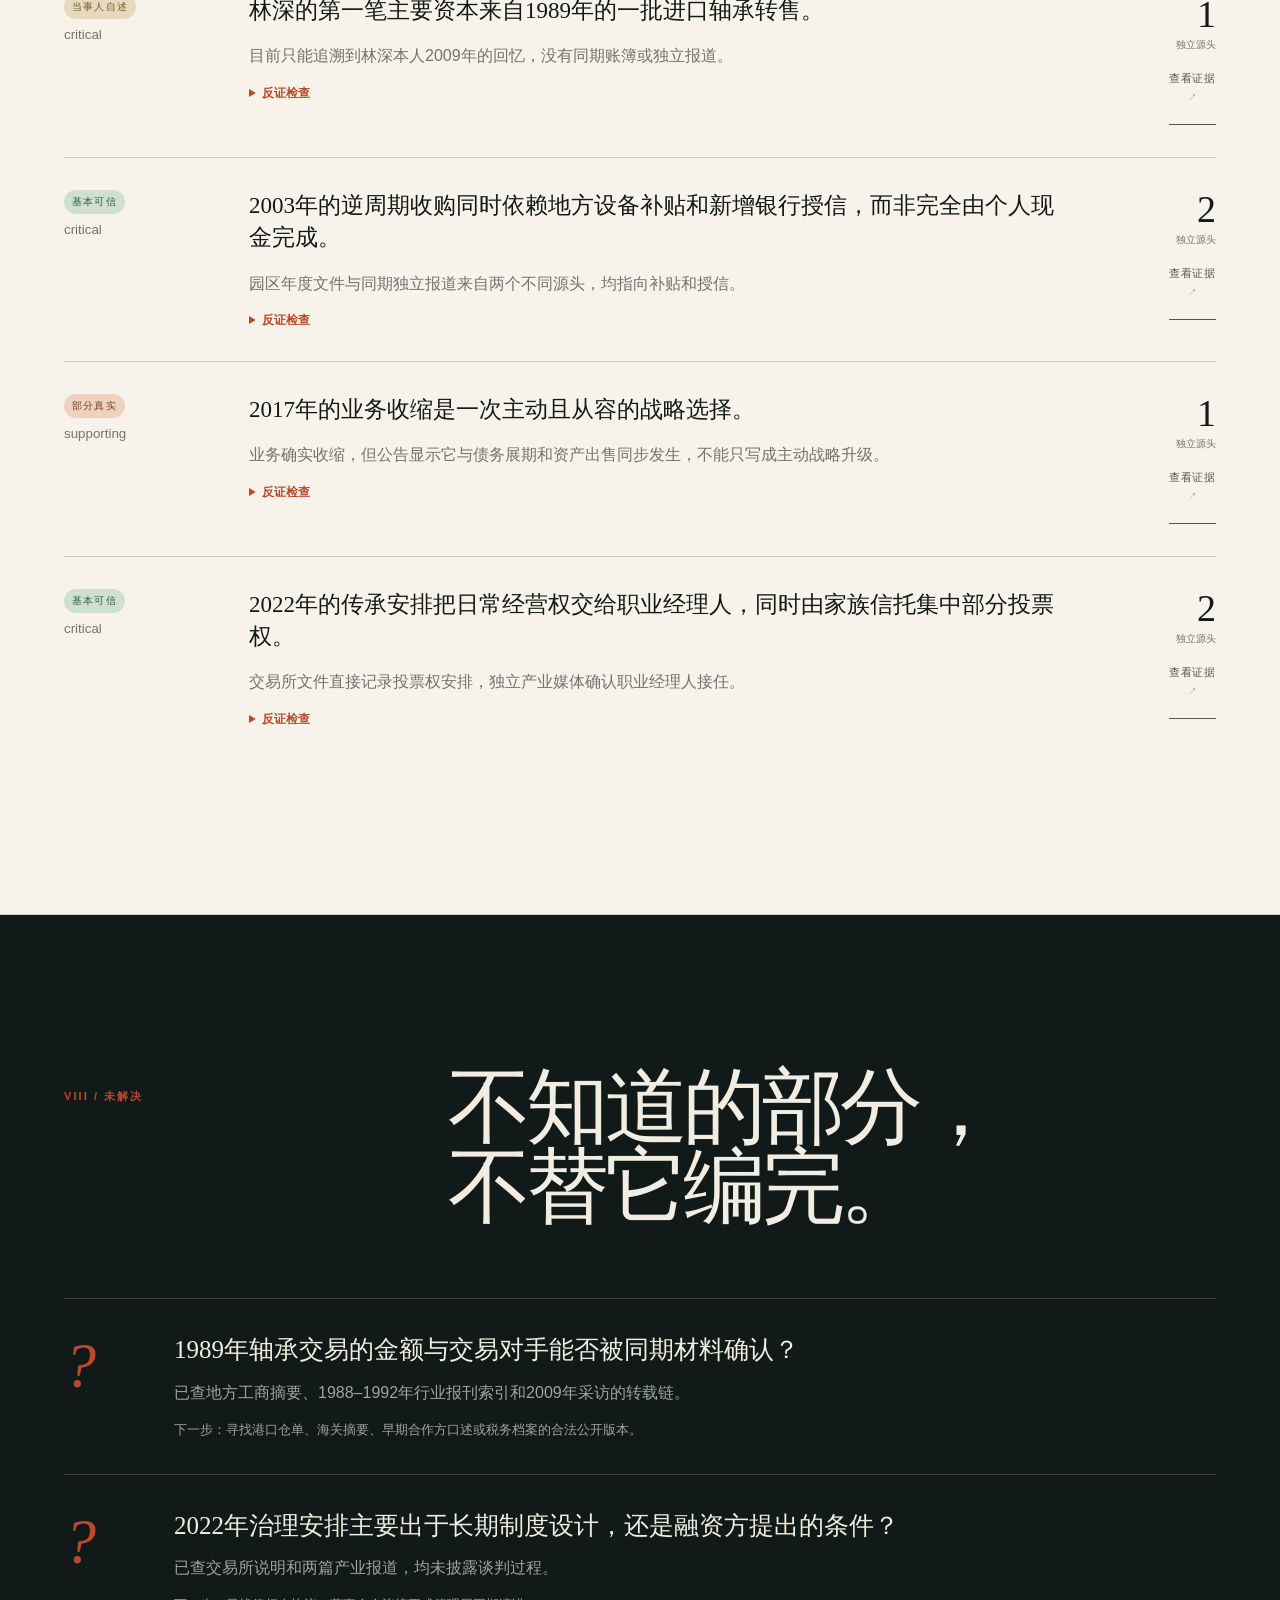
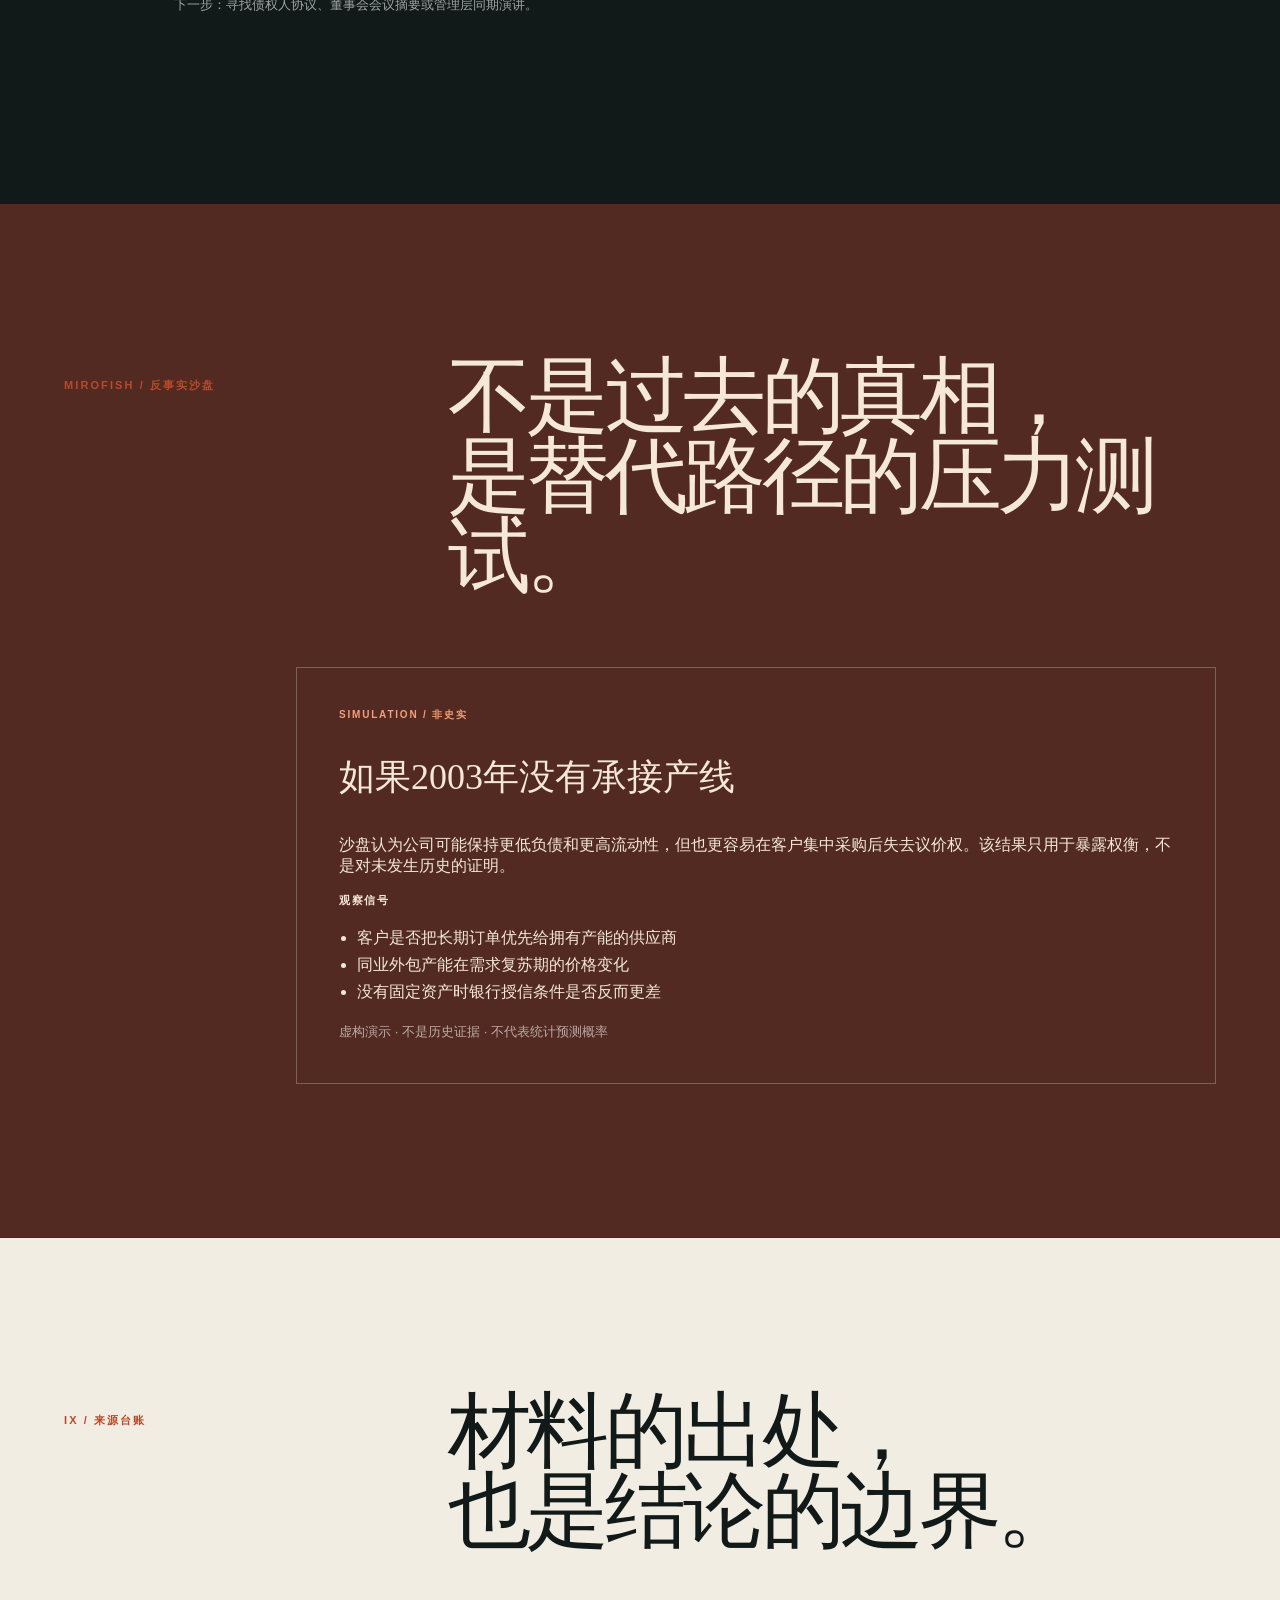
<file: examples/fictional-founder/index.html>
<!doctype html>
<html lang="zh-CN"><head><meta charset="utf-8"><meta name="viewport" content="width=device-width,initial-scale=1">
<meta name="description" content="他并非在一个瞬间押中未来：贸易现金流、地方产业政策、长期搭档与一次逆周期收购，共同构成了后来被简化成“眼光”的成功。"><title>林深：一部被拆开的商业传奇 · 商业生平调查</title>
<style>
:root{--ink:#111a18;--ink-2:#24302d;--paper:#f2ede2;--paper-2:#e9e1d2;--rust:#b84a2b;--gold:#b99861;--muted:#6f746e;--line:rgba(17,26,24,.18);--serif:"Songti SC","STSong","Noto Serif CJK SC",Georgia,serif;--sans:-apple-system,BlinkMacSystemFont,"Segoe UI","PingFang SC","Microsoft YaHei",sans-serif}
*{box-sizing:border-box}html{scroll-behavior:smooth}body{margin:0;background:var(--paper);color:var(--ink);font-family:var(--sans);overflow-x:hidden}body:before{content:"";position:fixed;inset:0;pointer-events:none;opacity:.22;z-index:20;background-image:url("data:image/svg+xml,%3Csvg viewBox='0 0 180 180' xmlns='http://www.w3.org/2000/svg'%3E%3Cfilter id='n'%3E%3CfeTurbulence type='fractalNoise' baseFrequency='.9' numOctaves='3' stitchTiles='stitch'/%3E%3C/filter%3E%3Crect width='100%25' height='100%25' filter='url(%23n)' opacity='.12'/%3E%3C/svg%3E")}
a{color:inherit}button{font:inherit}.topbar{position:fixed;inset:0 0 auto;z-index:15;height:66px;display:flex;align-items:center;justify-content:space-between;padding:0 4vw;color:#fff;border-bottom:1px solid rgba(255,255,255,.15);background:rgba(17,26,24,.74);backdrop-filter:blur(14px)}.brand{font:700 12px/1 var(--sans);letter-spacing:.18em}.nav{display:flex;gap:24px}.nav a{font-size:12px;text-decoration:none;opacity:.66;white-space:nowrap;display:flex;align-items:center;min-height:44px}.nav a.active,.nav a:hover{opacity:1;color:#e6b39c}.mode-toggle{border:1px solid rgba(255,255,255,.25);border-radius:999px;background:transparent;color:#fff;padding:8px 13px;cursor:pointer}
.hero{min-height:100svh;background:var(--ink);color:var(--paper);display:grid;grid-template-columns:1.14fr .86fr;position:relative;overflow:hidden}.hero-copy{padding:clamp(110px,16vh,170px) 5vw 80px;display:flex;flex-direction:column;justify-content:space-between;position:relative;z-index:2}.hero-copy:after{content:"";position:absolute;right:0;top:13%;bottom:13%;width:1px;background:rgba(255,255,255,.18)}.eyebrow,.kicker{font-size:11px;text-transform:uppercase;letter-spacing:.19em;font-weight:750;color:var(--rust)}.hero h1{font:400 clamp(70px,11vw,170px)/.84 var(--serif);letter-spacing:-.08em;margin:26px 0;max-width:860px}.hero-dek{font:400 clamp(19px,2vw,30px)/1.45 var(--serif);max-width:760px;color:rgba(242,237,226,.78)}.hero-meta{display:flex;gap:36px;flex-wrap:wrap;margin-top:54px}.hero-meta div{border-top:1px solid rgba(255,255,255,.2);padding-top:12px;min-width:120px}.hero-meta strong{font:400 28px/1 var(--serif);display:block}.hero-meta span{font-size:11px;color:rgba(255,255,255,.55);letter-spacing:.08em}.hero-thesis{margin-top:46px;max-width:680px;border-left:2px solid var(--rust);padding-left:22px;font-size:14px;line-height:1.8;color:rgba(255,255,255,.68)}
.hero-visual{position:relative;display:grid;place-items:center;overflow:hidden;background:radial-gradient(circle at 50% 35%,#35433f 0,#1c2825 45%,#111a18 75%)}.hero-visual:before{content:"";position:absolute;inset:9%;border:1px solid rgba(255,255,255,.12);border-radius:50%}.portrait-image{width:100%;height:100%;object-fit:cover;filter:grayscale(1) contrast(1.08);mix-blend-mode:luminosity;opacity:.82}.portrait-abstract{position:relative;width:min(58vh,72%);aspect-ratio:3/4;border:1px solid rgba(255,255,255,.16);display:grid;place-items:center;transform:rotate(2deg);background:linear-gradient(145deg,rgba(255,255,255,.09),rgba(255,255,255,.01))}.portrait-abstract span{font:400 clamp(84px,12vw,170px)/1 var(--serif);color:rgba(242,237,226,.9);writing-mode:vertical-rl;letter-spacing:.12em}.portrait-abstract i,.portrait-abstract b{position:absolute;border:1px solid rgba(184,74,43,.55);border-radius:50%;inset:9% 12%;transform:rotate(-12deg)}.portrait-abstract b{inset:20% -18%;transform:rotate(31deg)}.visual-caption{position:absolute;bottom:30px;right:34px;font-size:10px;letter-spacing:.16em;color:rgba(255,255,255,.48)}
.section{padding:clamp(90px,12vw,170px) max(5vw,24px);border-bottom:1px solid var(--line)}.section-head{display:grid;grid-template-columns:1fr 2fr;align-items:start;margin-bottom:70px}.section-head h2{font:400 clamp(42px,6.5vw,94px)/.96 var(--serif);letter-spacing:-.055em;margin:0;max-width:1000px}.section-head .kicker{padding-top:10px}.lede{font:400 22px/1.7 var(--serif);max-width:900px;margin:0 0 60px auto;color:var(--ink-2)}
.story{background:var(--paper)}.chapter{display:grid;grid-template-columns:.55fr 2fr;gap:5vw;min-height:52vh;padding:72px 0;border-top:1px solid var(--line);align-items:center}.chapter-number{font:italic 400 clamp(80px,15vw,230px)/1 var(--serif);color:transparent;-webkit-text-stroke:1px rgba(17,26,24,.22)}.chapter-copy h3{font:400 clamp(38px,5vw,76px)/1.02 var(--serif);margin:14px 0 24px;max-width:880px}.chapter-copy>p:not(.kicker){font:400 20px/1.8 var(--serif);max-width:760px;color:var(--ink-2)}.chapter-beats{list-style:none;margin:35px 0 0;padding:0;display:grid;grid-template-columns:repeat(2,minmax(0,1fr));gap:12px 28px}.chapter-beats li{display:flex;gap:14px;padding:13px 0;border-top:1px solid var(--line);font-size:13px}.chapter-beats time{color:var(--rust);min-width:54px}
.timeline-section{background:var(--ink);color:var(--paper)}.timeline-section .section-head h2{color:var(--paper)}.filters{display:flex;gap:8px;flex-wrap:wrap;margin:0 0 50px calc(33.333% + 2vw)}.filter{border:1px solid rgba(255,255,255,.2);background:transparent;color:#fff;border-radius:999px;padding:9px 15px;cursor:pointer}.filter.active{background:var(--paper);color:var(--ink)}.timeline-item{display:grid;grid-template-columns:1fr 70px 2fr;max-width:1200px;margin:auto;min-height:180px}.timeline-date{font:400 30px/1 var(--serif);padding:24px 25px 0 0;text-align:right;color:#d8c6ad}.timeline-mark{position:relative;display:flex;justify-content:center}.timeline-mark:before{content:"";width:1px;background:rgba(255,255,255,.18);position:absolute;inset:0 auto}.timeline-mark span{position:relative;margin-top:27px;width:9px;height:9px;border-radius:50%;background:var(--rust);box-shadow:0 0 0 7px var(--ink)}.timeline-copy{padding:20px 0 65px;border-top:1px solid rgba(255,255,255,.16)}.timeline-copy h3{font:400 30px/1.2 var(--serif);margin:14px 0}.timeline-copy p{line-height:1.75;color:rgba(255,255,255,.68);max-width:720px}.item-top{display:flex;align-items:center;justify-content:space-between;gap:18px}.status{display:inline-block;font-size:10px;letter-spacing:.12em;border-radius:999px;padding:5px 8px;background:#d9e2dc;color:#1d4d3a}.status.self_report,.status.self_reported{background:#e7d9bd;color:#765d2a}.status.inference,.status.partial{background:#eed1bf;color:#7b3b26}.status.dispute,.status.contradicted{background:#e5bdb8;color:#78251f}.status.unverified{background:#ddd;color:#555}.status.credible{background:#cfe0d3;color:#265c3b}.evidence-trigger{border:0;border-bottom:1px solid currentColor;background:transparent;color:inherit;padding:4px 0;cursor:pointer;font-size:11px;letter-spacing:.07em;opacity:.72}.evidence-trigger:hover{opacity:1}.no-source{font-size:10px;color:var(--muted)}
.decision{display:grid;grid-template-columns:110px 1fr;gap:28px;border-top:1px solid var(--line);padding:55px 0}.decision-index{font:italic 42px/1 var(--serif);color:var(--rust)}.decision-main h3{font:400 clamp(30px,4vw,58px)/1.08 var(--serif);margin:14px 0}.decision-act{font:400 21px/1.7 var(--serif);max-width:850px}.decision-grid{display:grid;grid-template-columns:1fr 1fr;gap:22px;margin:28px 0}.decision-grid>div{border-top:1px solid var(--line);padding-top:16px}.decision h4,.scenario h4{font-size:11px;letter-spacing:.14em;text-transform:uppercase}.decision ul,.scenario ul{padding-left:18px;line-height:1.7}.constraint{display:flex;gap:18px;padding:14px 0;border-top:1px solid var(--line);border-bottom:1px solid var(--line)}.constraint span{color:var(--rust);font-weight:700}details{margin-top:16px}summary{cursor:pointer;color:var(--rust);font-size:12px;font-weight:700}
.network-section{background:#e3dccf}.network-wrap{display:grid;grid-template-columns:1.6fr .8fr;gap:45px;align-items:start}.network-svg{width:100%;height:auto;min-height:420px}.network-edge{stroke:#6f746e;stroke-width:1.5;opacity:.6;marker-end:url(#arrow)}.network-edge.inference{stroke:var(--rust);stroke-dasharray:7 5}.network-edge.dispute{stroke:#8b3026;stroke-dasharray:2 5}#arrow path{fill:#6f746e}.network-node{cursor:pointer}.network-node circle{fill:var(--paper);stroke:#596560;stroke-width:1.5;transition:.2s}.network-node text{font:600 12px var(--sans);fill:var(--ink);pointer-events:none}.network-node.type-person circle{fill:var(--ink)}.network-node.type-person text{fill:var(--paper)}.network-node.active circle{stroke:var(--rust);stroke-width:5}.network-edge.dim{opacity:.08}.relationship-list{list-style:none;padding:0;margin:20px 0}.relationship-list li{display:grid;grid-template-columns:1fr auto 1fr;gap:8px;padding:17px 0;border-top:1px solid var(--line);align-items:center;font-size:12px}.relationship-list b{color:var(--rust);font-size:10px;text-transform:uppercase}.relationship-list small{grid-column:1/3;color:var(--muted)}.relationship-list .evidence-trigger{justify-self:end}
.wealth-grid{display:grid;grid-template-columns:repeat(3,1fr);gap:1px;background:var(--line);border:1px solid var(--line)}.wealth-stage{background:var(--paper);padding:34px;min-height:290px;display:flex;flex-direction:column}.wealth-stage h3{font:400 30px/1.15 var(--serif);margin:15px 0}.wealth-stage p:not(.kicker){line-height:1.7;color:var(--muted)}.wealth-stage .item-top{margin-top:auto}.wealth-mechanism{font-size:11px;color:var(--rust);font-weight:700}.transfer-list{list-style:none;margin:65px 0 0;padding:0}.transfer-list li{display:flex;justify-content:space-between;gap:30px;padding:25px 0;border-top:1px solid var(--line)}.transfer-list span{font-size:11px;color:var(--rust)}.transfer-list h4{font:400 25px/1.2 var(--serif);margin:5px 0}
.context-grid{display:grid;grid-template-columns:repeat(2,1fr);gap:0 60px}.context-line{padding:35px 0;border-top:1px solid var(--line)}.context-line h3{font:400 28px/1.2 var(--serif)}.context-line p{line-height:1.7;color:var(--muted)}
.claims-section{background:#f7f3ea}.claim-row{display:grid;grid-template-columns:150px 1fr 120px;gap:35px;padding:32px 0;border-top:1px solid var(--line);align-items:start}.claim-row h3{font:400 23px/1.4 var(--serif);margin:0 0 10px}.claim-row p{color:var(--muted);line-height:1.6}.claim-row small{display:block;margin-top:8px;color:var(--muted)}.claim-proof{text-align:right}.claim-proof strong{display:block;font:400 38px/1 var(--serif)}.claim-proof span{display:block;font-size:10px;color:var(--muted);margin:5px 0 15px}
.gaps{background:var(--ink);color:var(--paper)}.gap{display:grid;grid-template-columns:90px 1fr;gap:20px;padding:35px 0;border-top:1px solid rgba(255,255,255,.18)}.gap>span{font:italic 64px/1 var(--serif);color:var(--rust)}.gap h3{font:400 25px/1.3 var(--serif);margin:0}.gap p,.gap small{color:rgba(255,255,255,.6)}
.simulation-section{background:#522a22;color:#f5e8d6}.scenario{border:1px solid rgba(255,255,255,.25);padding:42px;max-width:920px;margin-left:auto}.scenario-tag{font:700 10px/1 var(--sans);letter-spacing:.18em;color:#f1a07d}.scenario h3{font:400 36px/1.2 var(--serif)}.scenario small{color:rgba(255,255,255,.6)}
.sources-section{padding-bottom:130px}.source-list{list-style:none;padding:0;margin:0}.source-list li{display:grid;grid-template-columns:80px 1fr;gap:20px;padding:18px 0;border-top:1px solid var(--line)}.source-list>li>span{font:400 17px var(--serif);color:var(--rust)}.source-list a{font:600 14px/1.4 var(--sans);text-decoration-thickness:1px;text-underline-offset:3px}.source-list small{display:block;color:var(--muted);margin-top:6px}.footer{background:var(--ink);color:rgba(255,255,255,.58);padding:35px 5vw;display:flex;justify-content:space-between;gap:20px;font-size:11px}
.drawer{position:fixed;inset:0;z-index:30;display:none}.drawer.open{display:block}.drawer-backdrop{position:absolute;inset:0;background:rgba(0,0,0,.56)}.drawer-panel{position:absolute;right:0;top:0;bottom:0;width:min(590px,100%);background:var(--paper);padding:28px clamp(22px,5vw,58px);overflow:auto;box-shadow:-20px 0 80px rgba(0,0,0,.3);animation:slide .24s ease-out}@keyframes slide{from{transform:translateX(35px);opacity:0}}.drawer-close{border:1px solid var(--line);background:transparent;border-radius:50%;width:42px;height:42px;float:right;cursor:pointer}.drawer h2{font:400 43px/1.05 var(--serif);margin:55px 0 25px}.drawer-source{padding:25px 0;border-top:1px solid var(--line)}.drawer-source h3{font:400 22px/1.3 var(--serif)}.drawer-source blockquote{margin:16px 0;padding:15px 18px;border-left:2px solid var(--rust);background:var(--paper-2);font:400 15px/1.7 var(--serif)}.drawer-source small{display:block;color:var(--muted);line-height:1.6}.drawer-source a{display:inline-block;margin-top:12px;color:var(--rust);font-size:12px}.empty-state{padding:45px;border:1px dashed var(--line);color:var(--muted)}
.evidence-mode .evidence-trigger{background:var(--rust);color:white;border:0;padding:7px 10px;border-radius:2px;opacity:1}.reveal{opacity:0;transform:translateY(22px);transition:opacity .65s ease,transform .65s ease}.reveal.visible{opacity:1;transform:none}
@media(max-width:850px){.topbar{padding:0 18px}.nav{max-width:58vw;overflow:auto;gap:17px}.mode-toggle{display:none}.evidence-trigger,.filter{min-height:44px}.hero{grid-template-columns:1fr;min-height:auto}.hero-copy{min-height:78svh;padding:105px 22px 55px}.hero-copy:after{display:none}.hero h1{font-size:25vw}.hero-visual{height:62svh}.section{padding:85px 22px}.section-head{grid-template-columns:1fr;gap:24px;margin-bottom:48px}.section-head h2{font-size:13vw}.chapter{grid-template-columns:74px 1fr;gap:18px;min-height:0;padding:50px 0;align-items:start}.chapter-number{font-size:62px}.chapter-beats{grid-template-columns:1fr}.timeline-item{grid-template-columns:70px 28px 1fr}.timeline-date{font-size:16px;padding-right:8px}.filters{margin-left:0}.decision{grid-template-columns:1fr}.decision-grid,.context-grid{grid-template-columns:1fr}.network-wrap{grid-template-columns:1fr}.network-svg{min-height:260px}.wealth-grid{grid-template-columns:1fr}.claim-row{grid-template-columns:1fr}.claim-proof{text-align:left;display:flex;gap:10px;align-items:center}.claim-proof strong{font-size:28px}.relationship-list li{grid-template-columns:1fr auto 1fr}.footer{flex-direction:column}}
@media(prefers-reduced-motion:reduce){html{scroll-behavior:auto}.reveal{opacity:1;transform:none;transition:none}.drawer-panel{animation:none}}
</style><meta name="xray-attestation-version" content="xray-html-attestation/1"><meta name="xray-case-sha256" content="ff1a60f67df21f94be43a7725b6bc9033f0cfc60f3f389469542d402378c76f6"><meta name="xray-view-model-sha256" content="27d86a602b46105899343ccbaf796b3d16a3a39a159814908ac96b42bd99c78f"></head><body>
<header class="topbar"><div class="brand">X—RAY / 林深</div><nav class="nav"><a href="#story">四幕</a><a href="#timeline">时间线</a><a href="#decisions">决策</a><a href="#network">关系</a><a href="#claims">核验</a><a href="#sources">来源</a></nav><button class="mode-toggle" type="button">证据模式</button></header>
<main>
<section class="hero" id="top"><div class="hero-copy"><div><p class="eyebrow">虚构演示 / 商业生平调查 · 截至 2026-08-31</p><h1>林深</h1><p class="hero-dek">他并非在一个瞬间押中未来：贸易现金流、地方产业政策、长期搭档与一次逆周期收购，共同构成了后来被简化成“眼光”的成功。</p>
<div class="hero-meta"><div><strong>3</strong><span>关键主张已核验</span></div><div><strong>7</strong><span>独立来源簇</span></div><div><strong>1</strong><span>仍有争议或缺口</span></div></div></div>
<p class="hero-thesis"><strong>核心判断</strong><br>最关键的能力不是冒险，而是在三个周期里不断改变自己对控制权的定义：先控制渠道，再控制产能，最后主动放弃日常经营权以保住家族的长期投票权。</p></div><div class="hero-visual"><div class="portrait-abstract" aria-hidden="true"><span>林深</span><i></i><b></b></div><span class="visual-caption">IDENTITY ANCHOR / 南浦制造（虚构）· 1998–2024</span></div></section>
<section class="section story" id="story"><div class="section-head"><p class="kicker">I / 四幕人生</p><h2>财富从哪里来，<br>又去了哪里。</h2></div><p class="lede">这是一个完全虚构的演示案件，用来展示如何把“白手起家”的单线传奇，拆成资本、周期、团队、关系与代际控制权共同作用的商业史。</p><article class="chapter reveal" id="chapter-origins"><div class="chapter-number">01</div><div class="chapter-copy"><p class="kicker">起家 · 1987–1999</p><h3>先有现金流，后有工厂</h3><p>早期财富并非来自神秘的一笔交易，而是零部件贸易、供应商账期与地方信用安排叠加形成的滚动资本。</p><ol class="chapter-beats"><li><time>1987</time><span>进入零部件贸易</span></li><li><time>1989</time><span>“第一桶金”的唯一现存版本</span></li><li><time>1998</time><span>与周岚共同设立南浦机械</span></li></ol></div></article><article class="chapter reveal" id="chapter-ascent"><div class="chapter-number">02</div><div class="chapter-copy"><p class="kicker">登顶 · 2000–2011</p><h3>把渠道优势换成制造壁垒</h3><p>逆周期收购让公司跨过产能门槛，但成功同时依赖园区政策、银行授信和共同创办人的工程团队。</p><ol class="chapter-beats"><li><time>2003</time><span>逆周期承接闲置产线</span></li><li><time>2008</time><span>从供应商进入整机核心名录</span></li></ol></div></article><article class="chapter reveal" id="chapter-turning-point"><div class="chapter-number">03</div><div class="chapter-copy"><p class="kicker">转折 · 2012–2018</p><h3>规模成为负担</h3><p>海外扩张拖累现金流，公众叙事中的“果断收缩”实际上经历了两年犹豫和一次债务重组。</p><ol class="chapter-beats"><li><time>2015</time><span>海外扩张挤压现金流</span></li><li><time>2017</time><span>出售资产并完成债务展期</span></li></ol></div></article><article class="chapter reveal" id="chapter-legacy"><div class="chapter-number">04</div><div class="chapter-copy"><p class="kicker">退出 / 传承 · 2019–2024</p><h3>交出经营权，保留制度化控制</h3><p>家族没有简单把职位传给下一代，而是拆开经营权、投票权与公益资产，降低单一继承人的失败风险。</p><ol class="chapter-beats"><li><time>2022</time><span>经营权与投票权分轨</span></li></ol></div></article></section>
<section class="section timeline-section" id="timeline"><div class="section-head"><p class="kicker">II / 可核验时间线</p><h2>先把发生过的事，<br>从后来写成的故事里剥出来。</h2></div><div class="filters"><button class="filter active" data-filter="all">全部</button><button class="filter" data-filter="fact">事实</button><button class="filter" data-filter="self_report">自述</button><button class="filter" data-filter="inference">推断</button><button class="filter" data-filter="dispute">争议</button></div><article class="timeline-item reveal" data-status="self_report"><div class="timeline-date">1987</div><div class="timeline-mark"><span></span></div><div class="timeline-copy"><div class="item-top"><span class="status self_report">自述</span><button class="evidence-trigger" type="button" data-sources="src-002">查看证据 <span>↗</span></button></div><h3>进入零部件贸易</h3><p>林深开始为区域工厂撮合轴承与标准件交易，先积累客户与账期，而不是先建工厂。</p></div></article><article class="timeline-item reveal" data-status="self_report"><div class="timeline-date">1989</div><div class="timeline-mark"><span></span></div><div class="timeline-copy"><div class="item-top"><span class="status self_report">自述</span><button class="evidence-trigger" type="button" data-sources="src-002">查看证据 <span>↗</span></button></div><h3>“第一桶金”的唯一现存版本</h3><p>本人称一批进口轴承转售形成第一笔主要周转资本，但公开资料尚不能独立核实。</p></div></article><article class="timeline-item reveal" data-status="fact"><div class="timeline-date">1998</div><div class="timeline-mark"><span></span></div><div class="timeline-copy"><div class="item-top"><span class="status fact">事实</span><button class="evidence-trigger" type="button" data-sources="src-001">查看证据 <span>↗</span></button></div><h3>与周岚共同设立南浦机械</h3><p>登记文件首次把贸易网络、工程能力与股权结构放进同一法律实体。</p></div></article><article class="timeline-item reveal" data-status="fact"><div class="timeline-date">2003</div><div class="timeline-mark"><span></span></div><div class="timeline-copy"><div class="item-top"><span class="status fact">事实</span><button class="evidence-trigger" type="button" data-sources="src-003,src-004">查看证据 <span>↗</span></button></div><h3>逆周期承接闲置产线</h3><p>行业低谷降低了设备价格；地方补贴和银行授信共同完成资金闭环。</p></div></article><article class="timeline-item reveal" data-status="fact"><div class="timeline-date">2008</div><div class="timeline-mark"><span></span></div><div class="timeline-copy"><div class="item-top"><span class="status fact">事实</span><button class="evidence-trigger" type="button" data-sources="src-004">查看证据 <span>↗</span></button></div><h3>从供应商进入整机核心名录</h3><p>公司完成质量体系升级并进入两家大型客户的长期供应体系。</p></div></article><article class="timeline-item reveal" data-status="inference"><div class="timeline-date">2015</div><div class="timeline-mark"><span></span></div><div class="timeline-copy"><div class="item-top"><span class="status inference">推断</span><button class="evidence-trigger" type="button" data-sources="src-005">查看证据 <span>↗</span></button></div><h3>海外扩张挤压现金流</h3><p>新产能爬坡慢于预期，短债比例上升；后来被称为“战略收缩”的动作尚未发生。</p></div></article><article class="timeline-item reveal" data-status="fact"><div class="timeline-date">2017</div><div class="timeline-mark"><span></span></div><div class="timeline-copy"><div class="item-top"><span class="status fact">事实</span><button class="evidence-trigger" type="button" data-sources="src-005">查看证据 <span>↗</span></button></div><h3>出售资产并完成债务展期</h3><p>收缩既包含主动取舍，也受到短期偿债压力驱动。</p></div></article><article class="timeline-item reveal" data-status="fact"><div class="timeline-date">2022</div><div class="timeline-mark"><span></span></div><div class="timeline-copy"><div class="item-top"><span class="status fact">事实</span><button class="evidence-trigger" type="button" data-sources="src-006,src-007">查看证据 <span>↗</span></button></div><h3>经营权与投票权分轨</h3><p>职业经理人接手经营，家族通过信托维持部分长期投票安排。</p></div></article></section>
<section class="section" id="decisions"><div class="section-head"><p class="kicker">III / 关键决策</p><h2>当时看见了什么，<br>又放弃了哪些路。</h2></div><article class="decision reveal"><div class="decision-index">D01</div><div class="decision-main"><div class="item-top"><p class="kicker">1998 · 推断</p><button class="evidence-trigger" type="button" data-sources="src-001,src-002">查看证据 <span>↗</span></button></div><h3>从贸易商变成制造者</h3><p class="decision-act">与工程师周岚共同设立制造实体，林深以客户与资金入股，周岚以团队和工艺能力入股。</p><div class="decision-grid"><div><h4>当时已知</h4><ul><li>下游客户开始要求稳定质量与长期供货</li><li>纯贸易毛利下降</li><li>周岚团队掌握可迁移的工艺经验</li></ul></div><div><h4>现实选项</h4><ul><li>继续做轻资产贸易</li><li>独资建厂并雇佣工程团队</li><li>与已有工厂签长期排他协议</li></ul></div></div><p class="constraint"><span>约束</span>资本有限 · 缺少制造经验 · 客户集中</p><p><strong>结果：</strong>公司在五年内建立了稳定产能，但林深必须分享股权与技术决策权。</p><p><strong>解释：</strong>现有材料更支持互补资源促成合伙，而不是林深独自完成产业跃迁。</p><details><summary>替代解释与证伪条件</summary><ul><li>地方招商可能比客户要求更直接地推动设厂</li><li>周岚可能是主动发起者而非被邀请者</li></ul><p><strong>可推翻当前解释的证据：</strong>若找到同期合伙协议或会议记录，显示创办方案完全由另一方提出，需重写决策归属。</p></details></div></article><article class="decision reveal"><div class="decision-index">D02</div><div class="decision-main"><div class="item-top"><p class="kicker">2003 · 事实</p><button class="evidence-trigger" type="button" data-sources="src-003,src-004">查看证据 <span>↗</span></button></div><h3>在行业低谷买下产线</h3><p class="decision-act">承接破产企业的存量设备与部分技术人员，快速扩大产能。</p><div class="decision-grid"><div><h4>当时已知</h4><ul><li>设备处置价格显著下降</li><li>核心客户提出未来两年扩量意向</li><li>园区提供技改补贴并协调授信</li></ul></div><div><h4>现实选项</h4><ul><li>推迟扩产</li><li>购买全新设备</li><li>把增量订单外包给同行</li></ul></div></div><p class="constraint"><span>约束</span>授信附带资产抵押 · 客户意向不是刚性订单 · 整合原团队存在文化风险</p><p><strong>结果：</strong>公司获得成本优势并进入快速增长期，但负债和固定成本同步上升。</p><p><strong>解释：</strong>逆周期判断重要，但政策与融资条件使这项判断可执行。</p><details><summary>替代解释与证伪条件</summary><ul><li>主要驱动力可能是地方希望承接就业，而非企业主动寻找资产</li></ul><p><strong>可推翻当前解释的证据：</strong>若授信合同显示融资在收购完成后才落实，需降低政策和银行支持的因果权重。</p></details></div></article><article class="decision reveal"><div class="decision-index">D03</div><div class="decision-main"><div class="item-top"><p class="kicker">2022 · 推断</p><button class="evidence-trigger" type="button" data-sources="src-006,src-007">查看证据 <span>↗</span></button></div><h3>不让下一代直接接任 CEO</h3><p class="decision-act">将日常经营交给职业经理人，把部分家族投票权集中到长期信托。</p><div class="decision-grid"><div><h4>当时已知</h4><ul><li>上一轮海外扩张暴露了家族决策集中风险</li><li>下一代已有董事经验但缺少制造运营履历</li><li>核心客户要求治理连续性</li></ul></div><div><h4>现实选项</h4><ul><li>由长女直接接任 CEO</li><li>彻底出售控股权</li><li>继续由创始人掌权</li></ul></div></div><p class="constraint"><span>约束</span>家族控制偏好 · 职业经理人激励 · 多位受益人的利益协调</p><p><strong>结果：</strong>公司实现经营交接，家族仍保留制度化影响力。</p><p><strong>解释：</strong>公开安排显示创始人把传承理解为控制机制设计，而非职位复制。</p><details><summary>替代解释与证伪条件</summary><ul><li>安排也可能是监管或融资方对治理提出的条件</li><li>家族内部可能未就继任人达成一致</li></ul><p><strong>可推翻当前解释的证据：</strong>若后续信托契约或董事会文件表明职业经理人只是过渡安排，需要重估制度化分权的持久性。</p></details></div></article></section>
<section class="section network-section" id="network"><div class="section-head"><p class="kicker">IV / 关系与结构</p><h2>个人选择，发生在<br>资本、组织与时代之间。</h2></div><div class="network-wrap"><div><svg class="network-svg" viewBox="0 0 920 520" role="img" aria-label="人物商业关系网络"><defs><marker id="arrow" markerWidth="7" markerHeight="7" refX="7" refY="3.5" orient="auto"><path d="M0,0 L7,3.5 L0,7 Z"></path></marker></defs><line class="network-edge fact" data-source-node="person-lin" data-target-node="company-nanpu" x1="460.0" y1="75.0" x2="750.1" y2="352.5"><title>创办 / 控制</title></line><line class="network-edge fact" data-source-node="person-zhou" data-target-node="company-nanpu" x1="750.1" y1="167.5" x2="750.1" y2="352.5"><title>共同创办 / 技术</title></line><line class="network-edge fact" data-source-node="institution-park" data-target-node="company-nanpu" x1="460.0" y1="445.0" x2="750.1" y2="352.5"><title>补贴 / 协调授信</title></line><line class="network-edge fact" data-source-node="capital-bank" data-target-node="company-nanpu" x1="169.9" y1="352.5" x2="750.1" y2="352.5"><title>融资 / 展期</title></line><line class="network-edge fact" data-source-node="person-lin" data-target-node="trust-family" x1="460.0" y1="75.0" x2="169.9" y2="167.5"><title>设立安排</title></line><line class="network-edge fact" data-source-node="trust-family" data-target-node="company-nanpu" x1="169.9" y1="167.5" x2="750.1" y2="352.5"><title>集中部分投票权</title></line><g class="network-node type-person" role="button" tabindex="0" data-node="person-lin" transform="translate(460.0 75.0)"><circle r="43"></circle><text text-anchor="middle" dy="4">林深</text><title>林深：创始人</title></g><g class="network-node type-person" role="button" tabindex="0" data-node="person-zhou" transform="translate(750.1 167.5)"><circle r="43"></circle><text text-anchor="middle" dy="4">周岚</text><title>周岚：共同创办人、工程负责人</title></g><g class="network-node type-company" role="button" tabindex="0" data-node="company-nanpu" transform="translate(750.1 352.5)"><circle r="43"></circle><text text-anchor="middle" dy="4">南浦制造</text><title>南浦制造：核心经营实体</title></g><g class="network-node type-institution" role="button" tabindex="0" data-node="institution-park" transform="translate(460.0 445.0)"><circle r="43"></circle><text text-anchor="middle" dy="4">南浦工业园</text><title>南浦工业园：政策与项目协调方</title></g><g class="network-node type-capital" role="button" tabindex="0" data-node="capital-bank" transform="translate(169.9 352.5)"><circle r="43"></circle><text text-anchor="middle" dy="4">银团</text><title>银团：项目授信与债务展期</title></g><g class="network-node type-institution" role="button" tabindex="0" data-node="trust-family" transform="translate(169.9 167.5)"><circle r="43"></circle><text text-anchor="middle" dy="4">林氏长期信托</text><title>林氏长期信托：部分家族投票权安排</title></g></svg></div><ol class="relationship-list"><li data-relation-source="person-lin" data-relation-target="company-nanpu"><span>林深</span><b>创办 / 控制</b><span>南浦制造</span><small>1998–2022 · 事实</small><button class="evidence-trigger" type="button" data-sources="src-001,src-006">依据 <span>↗</span></button></li><li data-relation-source="person-zhou" data-relation-target="company-nanpu"><span>周岚</span><b>共同创办 / 技术</b><span>南浦制造</span><small>1998– · 事实</small><button class="evidence-trigger" type="button" data-sources="src-001">依据 <span>↗</span></button></li><li data-relation-source="institution-park" data-relation-target="company-nanpu"><span>南浦工业园</span><b>补贴 / 协调授信</b><span>南浦制造</span><small>2003 · 事实</small><button class="evidence-trigger" type="button" data-sources="src-003">依据 <span>↗</span></button></li><li data-relation-source="capital-bank" data-relation-target="company-nanpu"><span>银团</span><b>融资 / 展期</b><span>南浦制造</span><small>2003–2017 · 事实</small><button class="evidence-trigger" type="button" data-sources="src-004,src-005">依据 <span>↗</span></button></li><li data-relation-source="person-lin" data-relation-target="trust-family"><span>林深</span><b>设立安排</b><span>林氏长期信托</span><small>2022 · 事实</small><button class="evidence-trigger" type="button" data-sources="src-006">依据 <span>↗</span></button></li><li data-relation-source="trust-family" data-relation-target="company-nanpu"><span>林氏长期信托</span><b>集中部分投票权</b><span>南浦制造</span><small>2022– · 事实</small><button class="evidence-trigger" type="button" data-sources="src-006">依据 <span>↗</span></button></li></ol></div></section>
<section class="section" id="wealth"><div class="section-head"><p class="kicker">V / 财富路径</p><h2>收入、所有权、控制权，<br>不是同一件事。</h2></div><p class="lede">财富形态经历了三次变化：从可滚动的贸易现金流，转为难以快速变现的制造股权，再被拆成经济受益权、投票权与公益资产。</p><div class="wealth-grid"><article class="wealth-stage reveal"><p class="kicker">1987–1998</p><h3>贸易现金流</h3><p>通过客户预付款、供应商账期与库存周转形成资本。</p><div class="item-top"><span class="wealth-mechanism">渠道 / 账期</span><button class="evidence-trigger" type="button" data-sources="src-002">查看证据 <span>↗</span></button></div></article><article class="wealth-stage reveal"><p class="kicker">1998–2017</p><h3>制造股权</h3><p>财富主要绑定在企业股权、设备与客户合同，规模上升但流动性下降。</p><div class="item-top"><span class="wealth-mechanism">股权 / 产能</span><button class="evidence-trigger" type="button" data-sources="src-001,src-003,src-005">查看证据 <span>↗</span></button></div></article><article class="wealth-stage reveal"><p class="kicker">2018–2024</p><h3>控制权分层</h3><p>经营权交给职业经理人，家族经济受益与部分投票权通过不同机制安排。</p><div class="item-top"><span class="wealth-mechanism">信托 / 治理</span><button class="evidence-trigger" type="button" data-sources="src-006,src-007">查看证据 <span>↗</span></button></div></article></div><ul class="transfer-list"><li><div><span>2022</span><h4>投票权集中</h4><p>部分股份的经济受益权与投票权分离，投票权依信托契约统一行使。</p></div><button class="evidence-trigger" type="button" data-sources="src-006">查看证据 <span>↗</span></button></li><li><div><span>2022</span><h4>经营权外部化</h4><p>职业经理人出任 CEO，下一代保留董事会参与但不直接负责日常经营。</p></div><button class="evidence-trigger" type="button" data-sources="src-007">查看证据 <span>↗</span></button></li></ul></section>
<section class="section" id="context"><div class="section-head"><p class="kicker">VI / 社会环境</p><h2>所谓天才决策，<br>也有它的风向与地基。</h2></div><div class="context-grid"><article class="context-line reveal"><p class="kicker">1996–2004 · 产业政策</p><h3>地方园区用设备补贴换取产能与就业</h3><p>企业扩张并非只发生在市场内部；补贴、土地与授信协调降低了从贸易转向制造的门槛。</p><button class="evidence-trigger" type="button" data-sources="src-003">查看证据 <span>↗</span></button></article><article class="context-line reveal"><p class="kicker">2002–2008 · 行业周期</p><h3>低谷资产价格与随后需求扩张叠加</h3><p>收购发生在资产便宜时，增长则发生在需求复苏后。把两者都归为个人眼光会忽略周期。</p><button class="evidence-trigger" type="button" data-sources="src-003,src-004">查看证据 <span>↗</span></button></article><article class="context-line reveal"><p class="kicker">2015–2022 · 治理观念</p><h3>家族企业从职位继承转向控制权分层</h3><p>职业经理人、家族信托与董事会席位成为不同的治理工具，传承不再等于下一代直接接班。</p><button class="evidence-trigger" type="button" data-sources="src-006,src-007">查看证据 <span>↗</span></button></article></div></section>
<section class="section claims-section" id="claims"><div class="section-head"><p class="kicker">VII / 主张核验</p><h2>每一句漂亮故事，<br>都回到证据本身。</h2></div><article class="claim-row reveal"><div><span class="status verified">坐实</span><small>critical</small></div><div><h3>林深与周岚于1998年共同设立南浦机械，林深持有60%登记股权。</h3><p>设立登记直接记录了成立日期、股东与比例。</p><details><summary>反证检查</summary><p>用公司曾用名与登记号检索，未发现更早的同一法律实体；品牌更早出现但属于贸易个体户。</p></details></div><div class="claim-proof"><strong>1</strong><span>独立源头</span><button class="evidence-trigger" type="button" data-sources="src-001">查看证据 <span>↗</span></button></div></article><article class="claim-row reveal"><div><span class="status self_reported">当事人自述</span><small>critical</small></div><div><h3>林深的第一笔主要资本来自1989年的一批进口轴承转售。</h3><p>目前只能追溯到林深本人2009年的回忆，没有同期账簿或独立报道。</p><details><summary>反证检查</summary><p>检索1988–1992年地方工商摘要与行业报刊，尚未找到对应金额或交易对手。</p></details></div><div class="claim-proof"><strong>1</strong><span>独立源头</span><button class="evidence-trigger" type="button" data-sources="src-002">查看证据 <span>↗</span></button></div></article><article class="claim-row reveal"><div><span class="status credible">基本可信</span><small>critical</small></div><div><h3>2003年的逆周期收购同时依赖地方设备补贴和新增银行授信，而非完全由个人现金完成。</h3><p>园区年度文件与同期独立报道来自两个不同源头，均指向补贴和授信。</p><details><summary>反证检查</summary><p>没有证据支持后来采访中“完全靠自有现金拿下”的绝对说法。</p></details></div><div class="claim-proof"><strong>2</strong><span>独立源头</span><button class="evidence-trigger" type="button" data-sources="src-003,src-004">查看证据 <span>↗</span></button></div></article><article class="claim-row reveal"><div><span class="status partial">部分真实</span><small>supporting</small></div><div><h3>2017年的业务收缩是一次主动且从容的战略选择。</h3><p>业务确实收缩，但公告显示它与债务展期和资产出售同步发生，不能只写成主动战略升级。</p><details><summary>反证检查</summary><p>债务重组公告与后来的公司回顾在动机表述上存在差异。</p></details></div><div class="claim-proof"><strong>1</strong><span>独立源头</span><button class="evidence-trigger" type="button" data-sources="src-005">查看证据 <span>↗</span></button></div></article><article class="claim-row reveal"><div><span class="status credible">基本可信</span><small>critical</small></div><div><h3>2022年的传承安排把日常经营权交给职业经理人，同时由家族信托集中部分投票权。</h3><p>交易所文件直接记录投票权安排，独立产业媒体确认职业经理人接任。</p><details><summary>反证检查</summary><p>未发现下一代已获得日常经营职位的证据；公开材料支持“制度化分权”而不是简单父传女。</p></details></div><div class="claim-proof"><strong>2</strong><span>独立源头</span><button class="evidence-trigger" type="button" data-sources="src-006,src-007">查看证据 <span>↗</span></button></div></article></section>
<section class="section gaps" id="gaps"><div class="section-head"><p class="kicker">VIII / 未解决</p><h2>不知道的部分，<br>不替它编完。</h2></div><article class="gap reveal"><span>?</span><div><h3>1989年轴承交易的金额与交易对手能否被同期材料确认？</h3><p>已查地方工商摘要、1988–1992年行业报刊索引和2009年采访的转载链。</p><small>下一步：寻找港口仓单、海关摘要、早期合作方口述或税务档案的合法公开版本。</small></div></article><article class="gap reveal"><span>?</span><div><h3>2022年治理安排主要出于长期制度设计，还是融资方提出的条件？</h3><p>已查交易所说明和两篇产业报道，均未披露谈判过程。</p><small>下一步：寻找债权人协议、董事会会议摘要或管理层同期演讲。</small></div></article></section>
<section class="section simulation-section" id="simulation"><div class="section-head"><p class="kicker">MiroFish / 反事实沙盘</p><h2>不是过去的真相，<br>是替代路径的压力测试。</h2></div><article class="scenario reveal"><div class="scenario-tag">SIMULATION / 非史实</div><h3>如果2003年没有承接产线</h3><p>沙盘认为公司可能保持更低负债和更高流动性，但也更容易在客户集中采购后失去议价权。该结果只用于暴露权衡，不是对未发生历史的证明。</p><h4>观察信号</h4><ul><li>客户是否把长期订单优先给拥有产能的供应商</li><li>同业外包产能在需求复苏期的价格变化</li><li>没有固定资产时银行授信条件是否反而更差</li></ul><small>虚构演示 · 不是历史证据 · 不代表统计预测概率</small></article></section>
<section class="section sources-section" id="sources"><div class="section-head"><p class="kicker">IX / 来源台账</p><h2>材料的出处，<br>也是结论的边界。</h2></div><ol class="source-list"><li id="source-src-001"><span>src-001</span><div><a href="https://registry.example.invalid/nanpu-1998" target="_blank" rel="noreferrer noopener">南浦机械设立登记（虚构）</a><small>虚构企业登记局 · 1998-04-18 · primary · cluster: registry-nanpu</small></div></li><li id="source-src-002"><span>src-002</span><div><a href="https://archive.example.invalid/interview-2009" target="_blank" rel="noreferrer noopener">林深口述：第一批货是怎么卖出去的（虚构）</a><small>商业人物月刊 · 2009-06-01 · self_report · cluster: lin-interview-2009</small></div></li><li id="source-src-003"><span>src-003</span><div><a href="https://gov.example.invalid/park-report-2003" target="_blank" rel="noreferrer noopener">南浦工业园产业扶持年度报告（虚构）</a><small>虚构南浦工业园 · 2004-02-12 · primary · cluster: park-annual-2003</small></div></li><li id="source-src-004"><span>src-004</span><div><a href="https://news.example.invalid/cycle-acquisition-2003" target="_blank" rel="noreferrer noopener">制造业寒冬里的买家（虚构）</a><small>北岸财经 · 2003-11-09 · independent · cluster: north-finance-2003</small></div></li><li id="source-src-005"><span>src-005</span><div><a href="https://exchange.example.invalid/nanpu-2017" target="_blank" rel="noreferrer noopener">南浦制造债务重组公告（虚构）</a><small>虚构证券交易所 · 2017-08-22 · primary · cluster: exchange-restructuring-2017</small></div></li><li id="source-src-006"><span>src-006</span><div><a href="https://exchange.example.invalid/nanpu-voting-2022" target="_blank" rel="noreferrer noopener">林氏持股与投票权安排说明（虚构）</a><small>虚构证券交易所 · 2022-05-16 · primary · cluster: exchange-voting-2022</small></div></li><li id="source-src-007"><span>src-007</span><div><a href="https://news.example.invalid/nanpu-succession-2022" target="_blank" rel="noreferrer noopener">南浦完成职业经理人交接（虚构）</a><small>产业观察 · 2022-05-18 · independent · cluster: industry-watch-2022</small></div></li></ol></section>
</main><footer class="footer"><span>由 Trace a Life 从结构化案件生成 · 单文件，无 CDN</span><span>事实 ≠ 自述 ≠ 推断 ≠ 争议 ≠ 模拟</span></footer>
<aside class="drawer" aria-hidden="true"><div class="drawer-backdrop"></div><div class="drawer-panel" role="dialog" aria-modal="true" aria-labelledby="drawer-title"><button class="drawer-close" type="button" aria-label="关闭">×</button><h2 id="drawer-title">证据与出处</h2><div class="drawer-content"></div></div></aside>
<script>
var sourceData=[{"id": "src-001", "title": "南浦机械设立登记（虚构）", "url": "https://registry.example.invalid/nanpu-1998", "publisher": "虚构企业登记局", "published_at": "1998-04-18", "accessed_at": "2026-08-31", "type": "registry", "role": "primary", "origin_cluster": "registry-nanpu", "source_document_id": "", "notes": "虚构示例", "quotes": ["南浦机械有限公司于1998年4月18日设立，林深认缴60%，周岚认缴40%。"]}, {"id": "src-002", "title": "林深口述：第一批货是怎么卖出去的（虚构）", "url": "https://archive.example.invalid/interview-2009", "publisher": "商业人物月刊", "published_at": "2009-06-01", "accessed_at": "2026-08-31", "type": "interview", "role": "self_report", "origin_cluster": "lin-interview-2009", "source_document_id": "", "notes": "虚构示例", "quotes": ["真正让我有了周转本钱的，是1989年那批压在港口的轴承。"]}, {"id": "src-003", "title": "南浦工业园产业扶持年度报告（虚构）", "url": "https://gov.example.invalid/park-report-2003", "publisher": "虚构南浦工业园", "published_at": "2004-02-12", "accessed_at": "2026-08-31", "type": "filing", "role": "primary", "origin_cluster": "park-annual-2003", "source_document_id": "", "notes": "虚构示例", "quotes": ["园区对南浦机械的存量设备承接项目给予技改补贴，并协调两家银行提供项目授信。"]}, {"id": "src-004", "title": "制造业寒冬里的买家（虚构）", "url": "https://news.example.invalid/cycle-acquisition-2003", "publisher": "北岸财经", "published_at": "2003-11-09", "accessed_at": "2026-08-31", "type": "news", "role": "independent", "origin_cluster": "north-finance-2003", "source_document_id": "", "notes": "虚构示例", "quotes": ["交易资金由企业自有资金、园区技改支持和新增授信三部分构成。"]}, {"id": "src-005", "title": "南浦制造债务重组公告（虚构）", "url": "https://exchange.example.invalid/nanpu-2017", "publisher": "虚构证券交易所", "published_at": "2017-08-22", "accessed_at": "2026-08-31", "type": "filing", "role": "primary", "origin_cluster": "exchange-restructuring-2017", "source_document_id": "", "notes": "虚构示例", "quotes": ["公司将出售两项非核心资产，并以所得资金偿还到期借款；主要债权人同意将剩余借款展期十八个月。"]}, {"id": "src-006", "title": "林氏持股与投票权安排说明（虚构）", "url": "https://exchange.example.invalid/nanpu-voting-2022", "publisher": "虚构证券交易所", "published_at": "2022-05-16", "accessed_at": "2026-08-31", "type": "filing", "role": "primary", "origin_cluster": "exchange-voting-2022", "source_document_id": "", "notes": "虚构示例", "quotes": ["相关股份的经济受益权归各受益人所有，投票权由林氏长期信托依据信托契约统一行使。"]}, {"id": "src-007", "title": "南浦完成职业经理人交接（虚构）", "url": "https://news.example.invalid/nanpu-succession-2022", "publisher": "产业观察", "published_at": "2022-05-18", "accessed_at": "2026-08-31", "type": "news", "role": "independent", "origin_cluster": "industry-watch-2022", "source_document_id": "", "notes": "虚构示例", "quotes": ["董事会任命外部职业经理人顾言为首席执行官，林深不再参与日常经营。"]}];var sourceMap={};sourceData.forEach(function(s){sourceMap[s.id]=s});var drawer=document.querySelector('.drawer');var drawerContent=document.querySelector('.drawer-content');var lastTrigger=null;
function text(v){return v==null?'':String(v)}function addTextNode(parent,tag,className,value){var node=document.createElement(tag);if(className)node.className=className;node.textContent=text(value);parent.appendChild(node);return node}function safeHttpUrl(value){try{var parsed=new URL(text(value));return parsed.protocol==='http:'||parsed.protocol==='https:'?parsed.href:''}catch(error){return ''}}function openDrawer(ids,trigger){lastTrigger=trigger;drawerContent.replaceChildren();ids.forEach(function(id){var s=sourceMap[id];if(!s)return;var article=document.createElement('article');article.className='drawer-source';addTextNode(article,'small','',text(s.id)+' · '+text(s.type)+' · '+text(s.role));addTextNode(article,'h3','',s.title||id);(s.quotes||[]).forEach(function(q){addTextNode(article,'blockquote','',q)});var metadata=addTextNode(article,'small','',text(s.publisher)+' · '+text(s.published_at));metadata.appendChild(document.createElement('br'));metadata.appendChild(document.createTextNode('来源簇：'+text(s.origin_cluster)));var href=safeHttpUrl(s.url);if(href){var a=addTextNode(article,'a','','打开原始来源 ↗');a.target='_blank';a.rel='noreferrer noopener';a.href=href}drawerContent.appendChild(article)});drawer.classList.add('open');drawer.setAttribute('aria-hidden','false');document.querySelector('.drawer-close').focus()}function closeDrawer(){drawer.classList.remove('open');drawer.setAttribute('aria-hidden','true');if(lastTrigger)lastTrigger.focus()}
document.querySelectorAll('.evidence-trigger').forEach(function(btn){btn.addEventListener('click',function(){openDrawer((btn.dataset.sources||'').split(',').filter(Boolean),btn)})});document.querySelector('.drawer-close').addEventListener('click',closeDrawer);document.querySelector('.drawer-backdrop').addEventListener('click',closeDrawer);document.addEventListener('keydown',function(e){if(e.key==='Escape'&&drawer.classList.contains('open'))closeDrawer()});
document.querySelectorAll('.filter').forEach(function(btn){btn.addEventListener('click',function(){document.querySelectorAll('.filter').forEach(function(b){b.classList.remove('active')});btn.classList.add('active');var f=btn.dataset.filter;document.querySelectorAll('.timeline-item').forEach(function(item){item.hidden=f!=='all'&&item.dataset.status!==f})})});
document.querySelector('.mode-toggle').addEventListener('click',function(e){document.body.classList.toggle('evidence-mode');e.currentTarget.textContent=document.body.classList.contains('evidence-mode')?'阅读模式':'证据模式'});
var revealObserver=new IntersectionObserver(function(entries){entries.forEach(function(entry){if(entry.isIntersecting)entry.target.classList.add('visible')})},{threshold:.08});document.querySelectorAll('.reveal').forEach(function(el){revealObserver.observe(el)});
var navLinks=Array.from(document.querySelectorAll('.nav a'));var sectionObserver=new IntersectionObserver(function(entries){entries.forEach(function(entry){if(entry.isIntersecting){navLinks.forEach(function(a){a.classList.toggle('active',a.getAttribute('href')==='#'+entry.target.id)})}})},{rootMargin:'-25% 0px -65% 0px'});navLinks.forEach(function(a){var section=document.querySelector(a.getAttribute('href'));if(section)sectionObserver.observe(section)});
document.querySelectorAll('.network-node').forEach(function(node){function focusNode(){var id=node.dataset.node;document.querySelectorAll('.network-node').forEach(function(n){n.classList.toggle('active',n===node)});document.querySelectorAll('.network-edge').forEach(function(edge){edge.classList.toggle('dim',edge.dataset.sourceNode!==id&&edge.dataset.targetNode!==id)})}node.addEventListener('click',focusNode);node.addEventListener('keydown',function(e){if(e.key==='Enter'||e.key===' '){e.preventDefault();focusNode()}})});
</script></body></html>
</file>
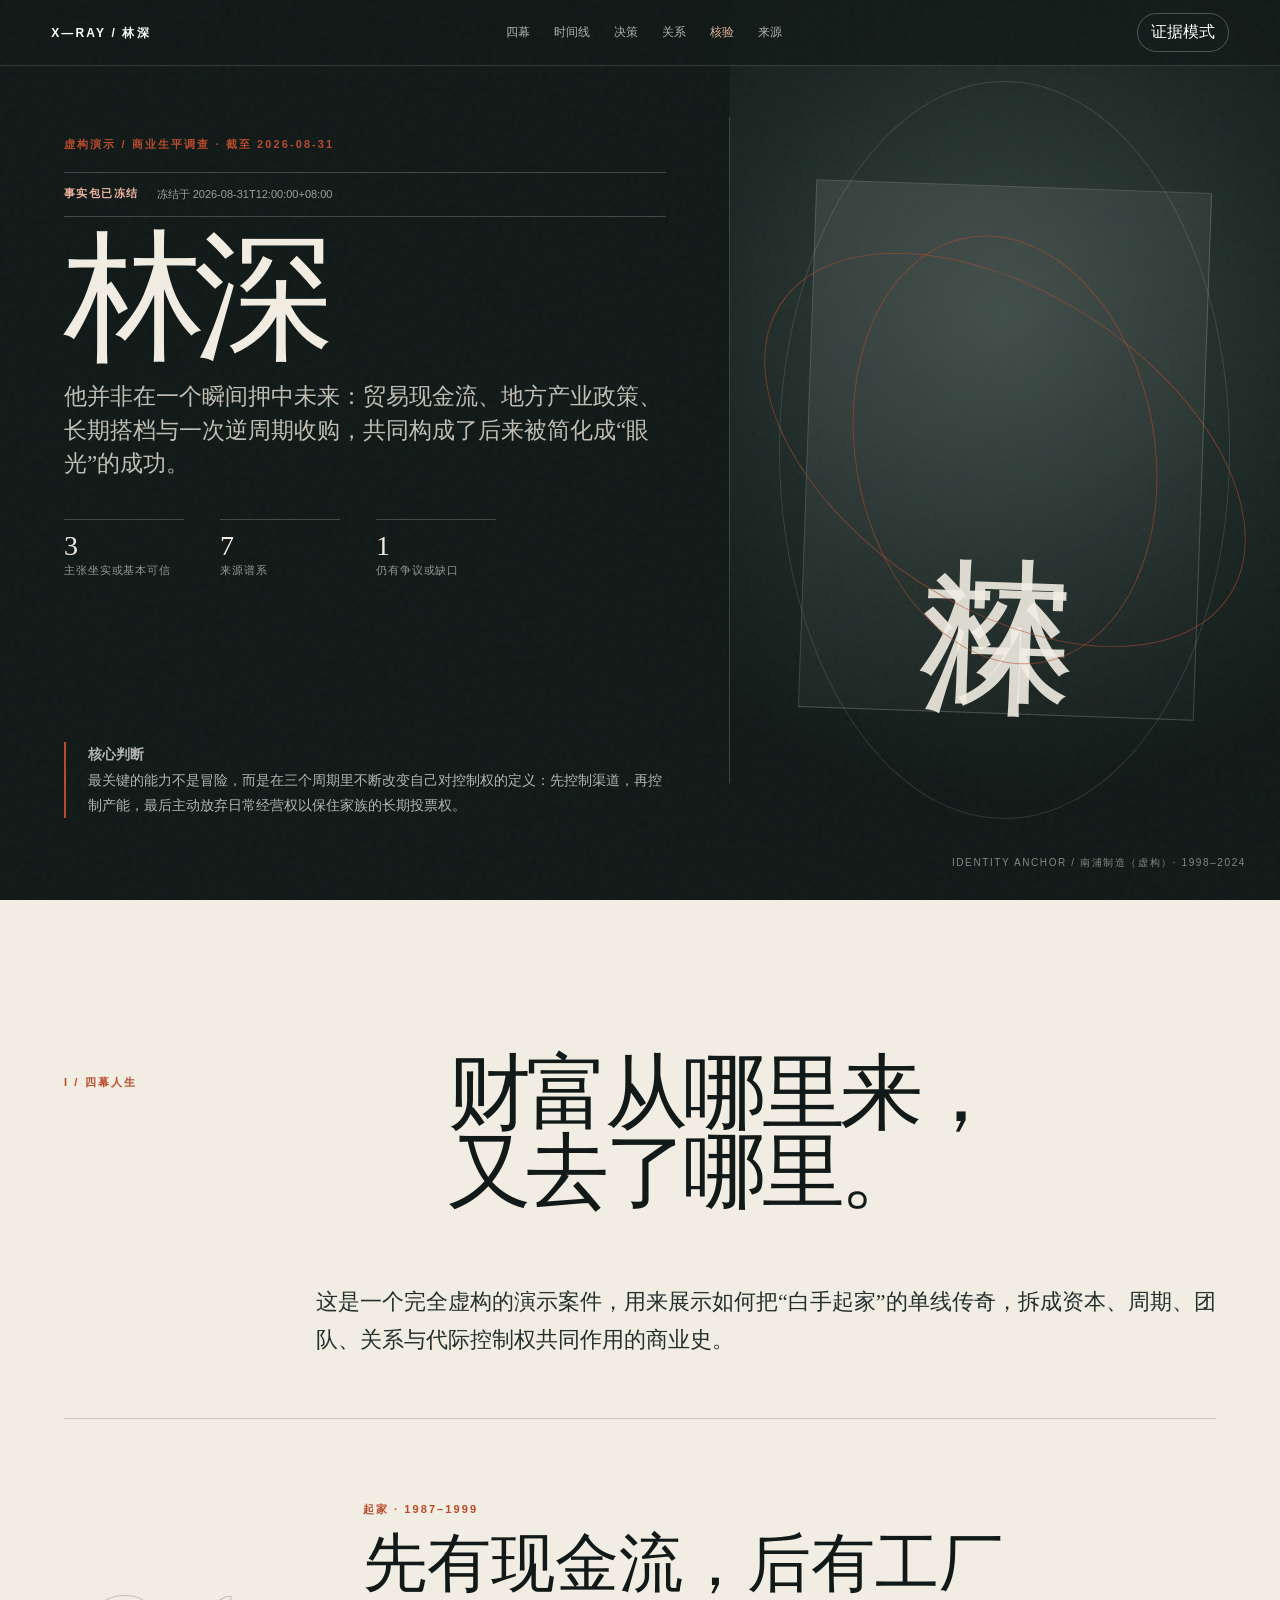
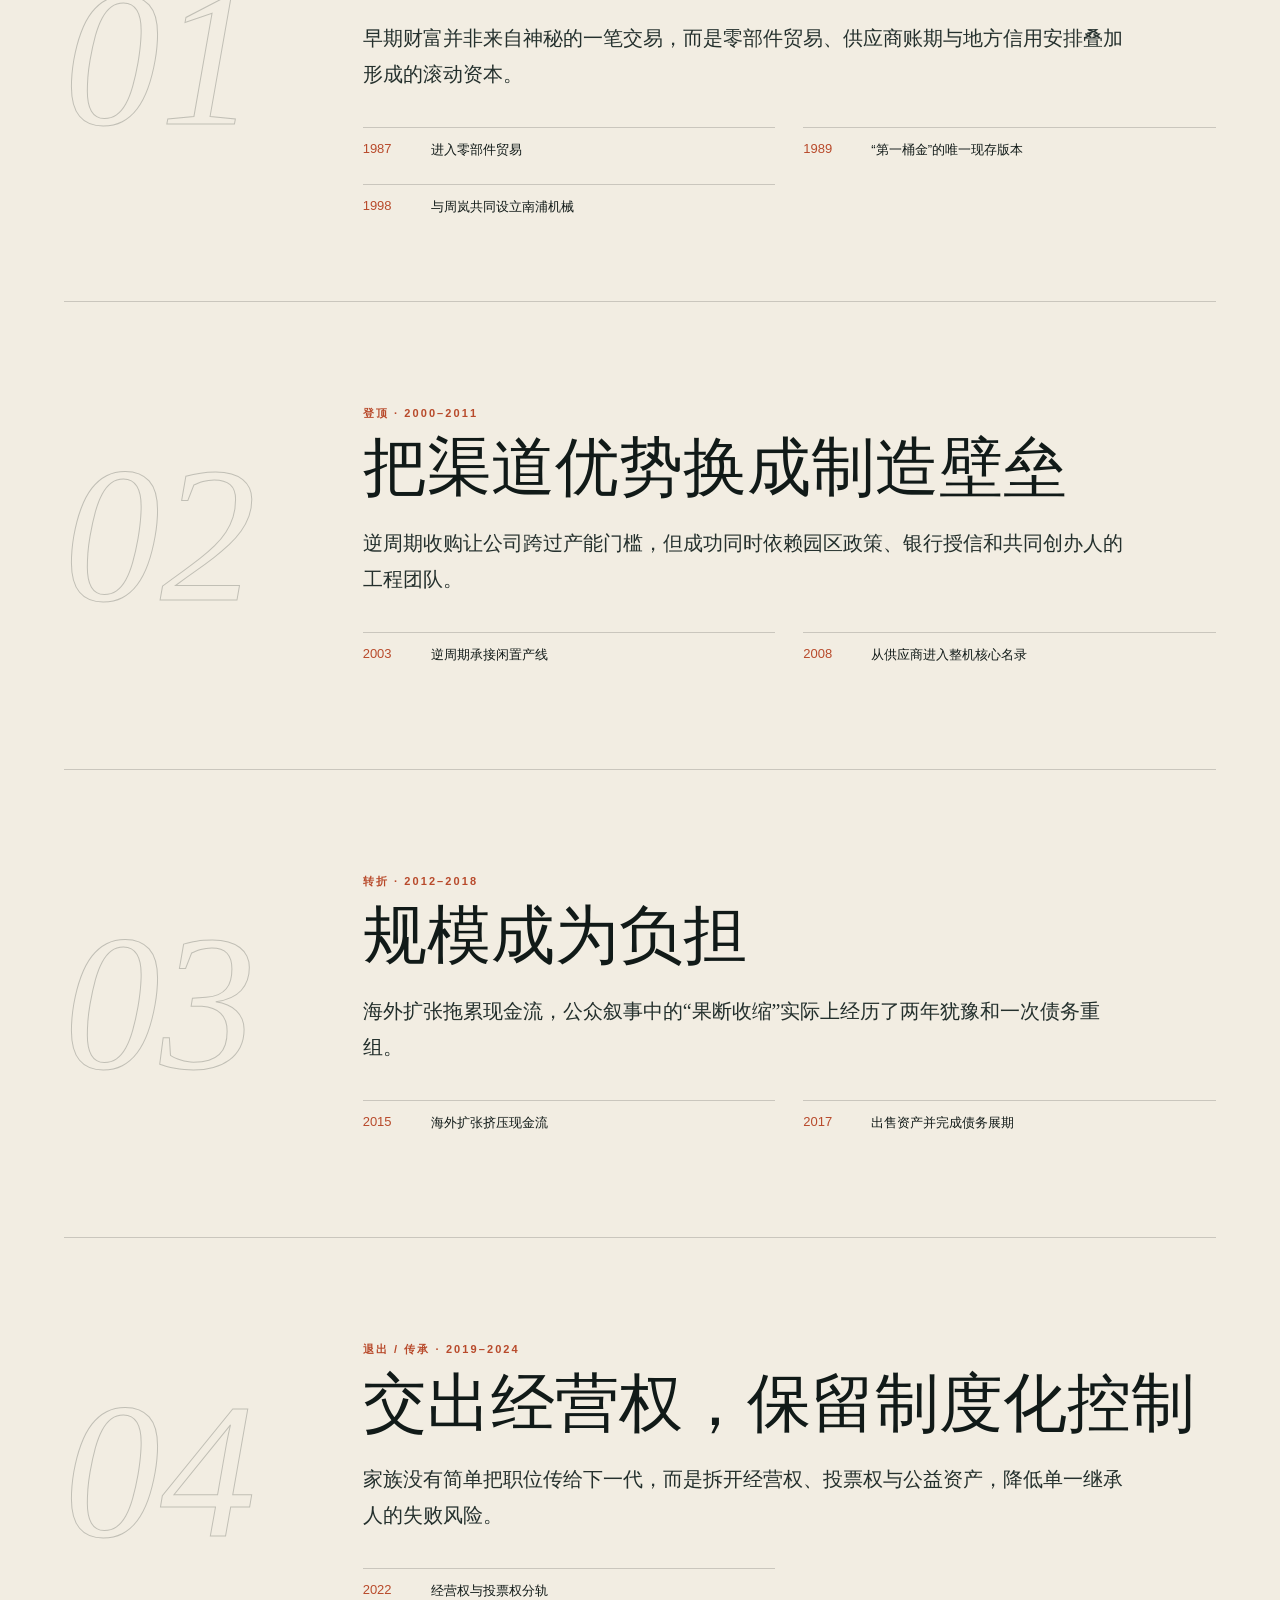
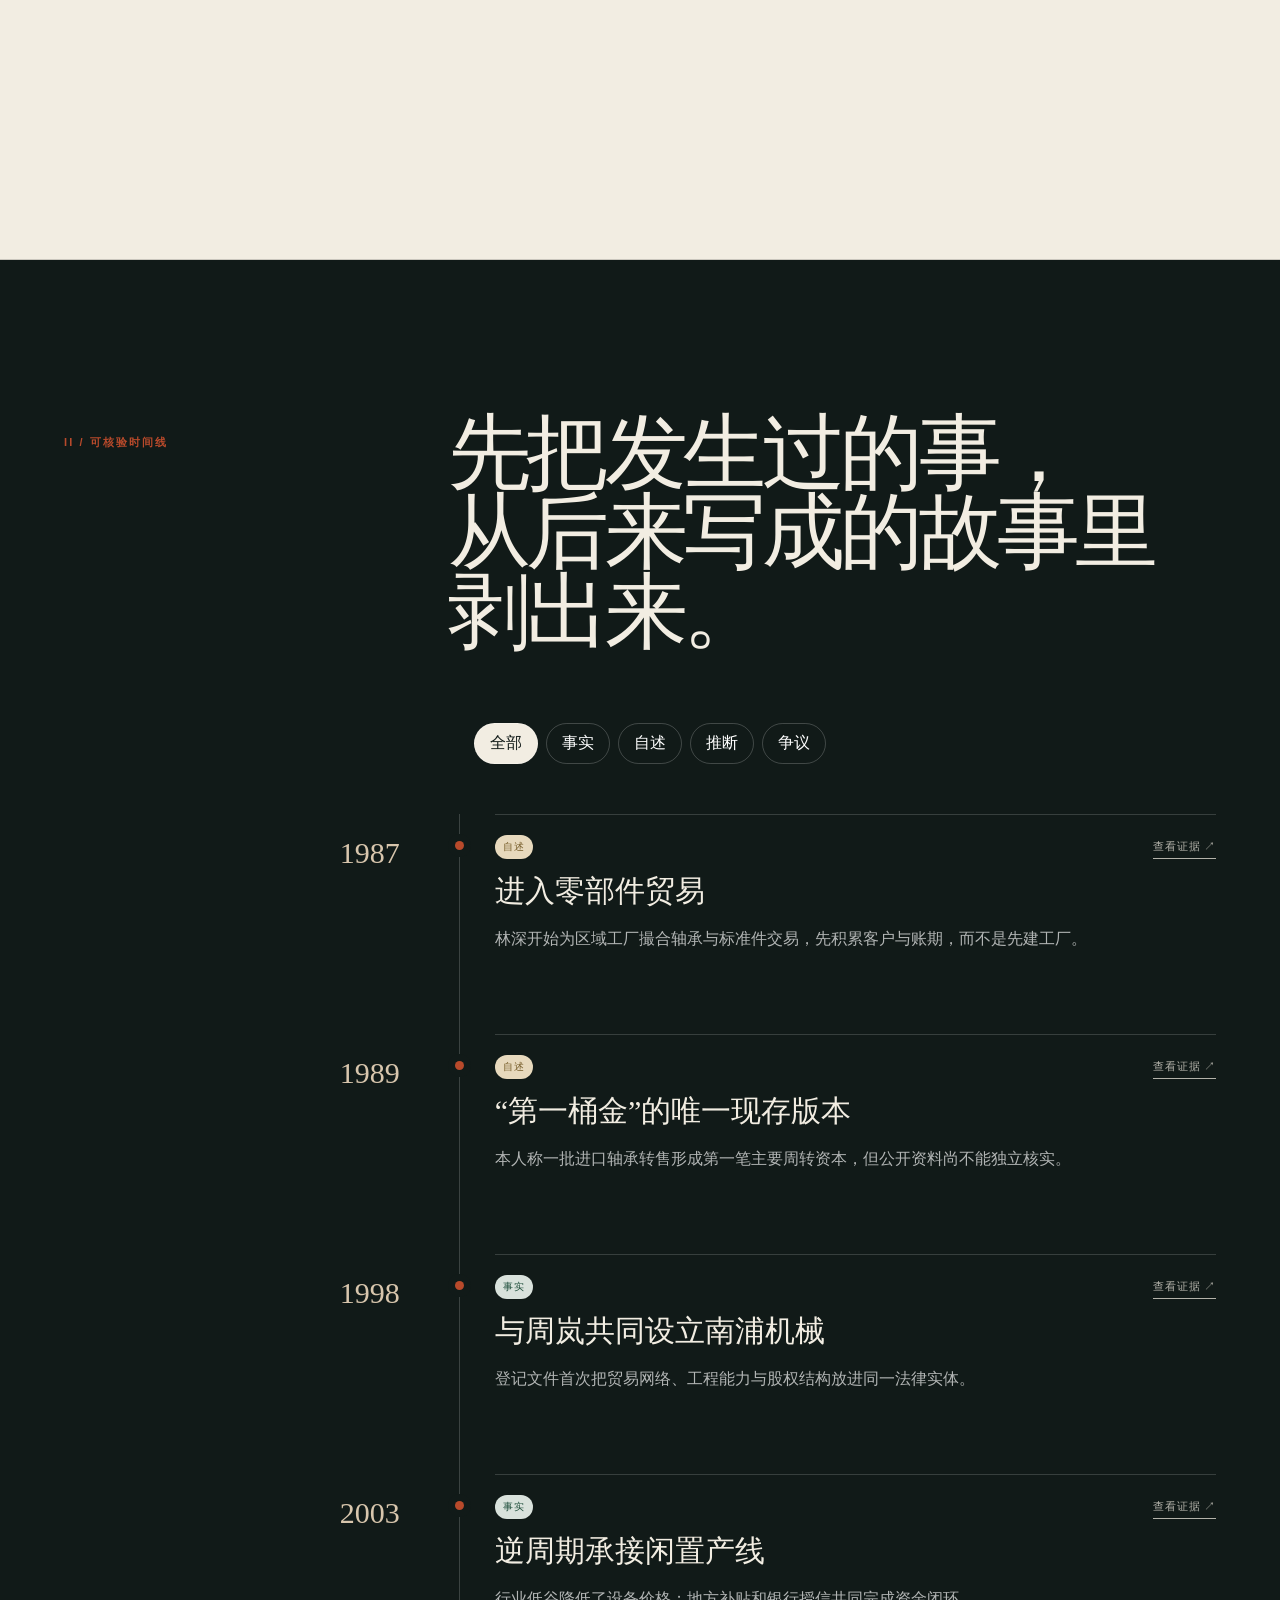
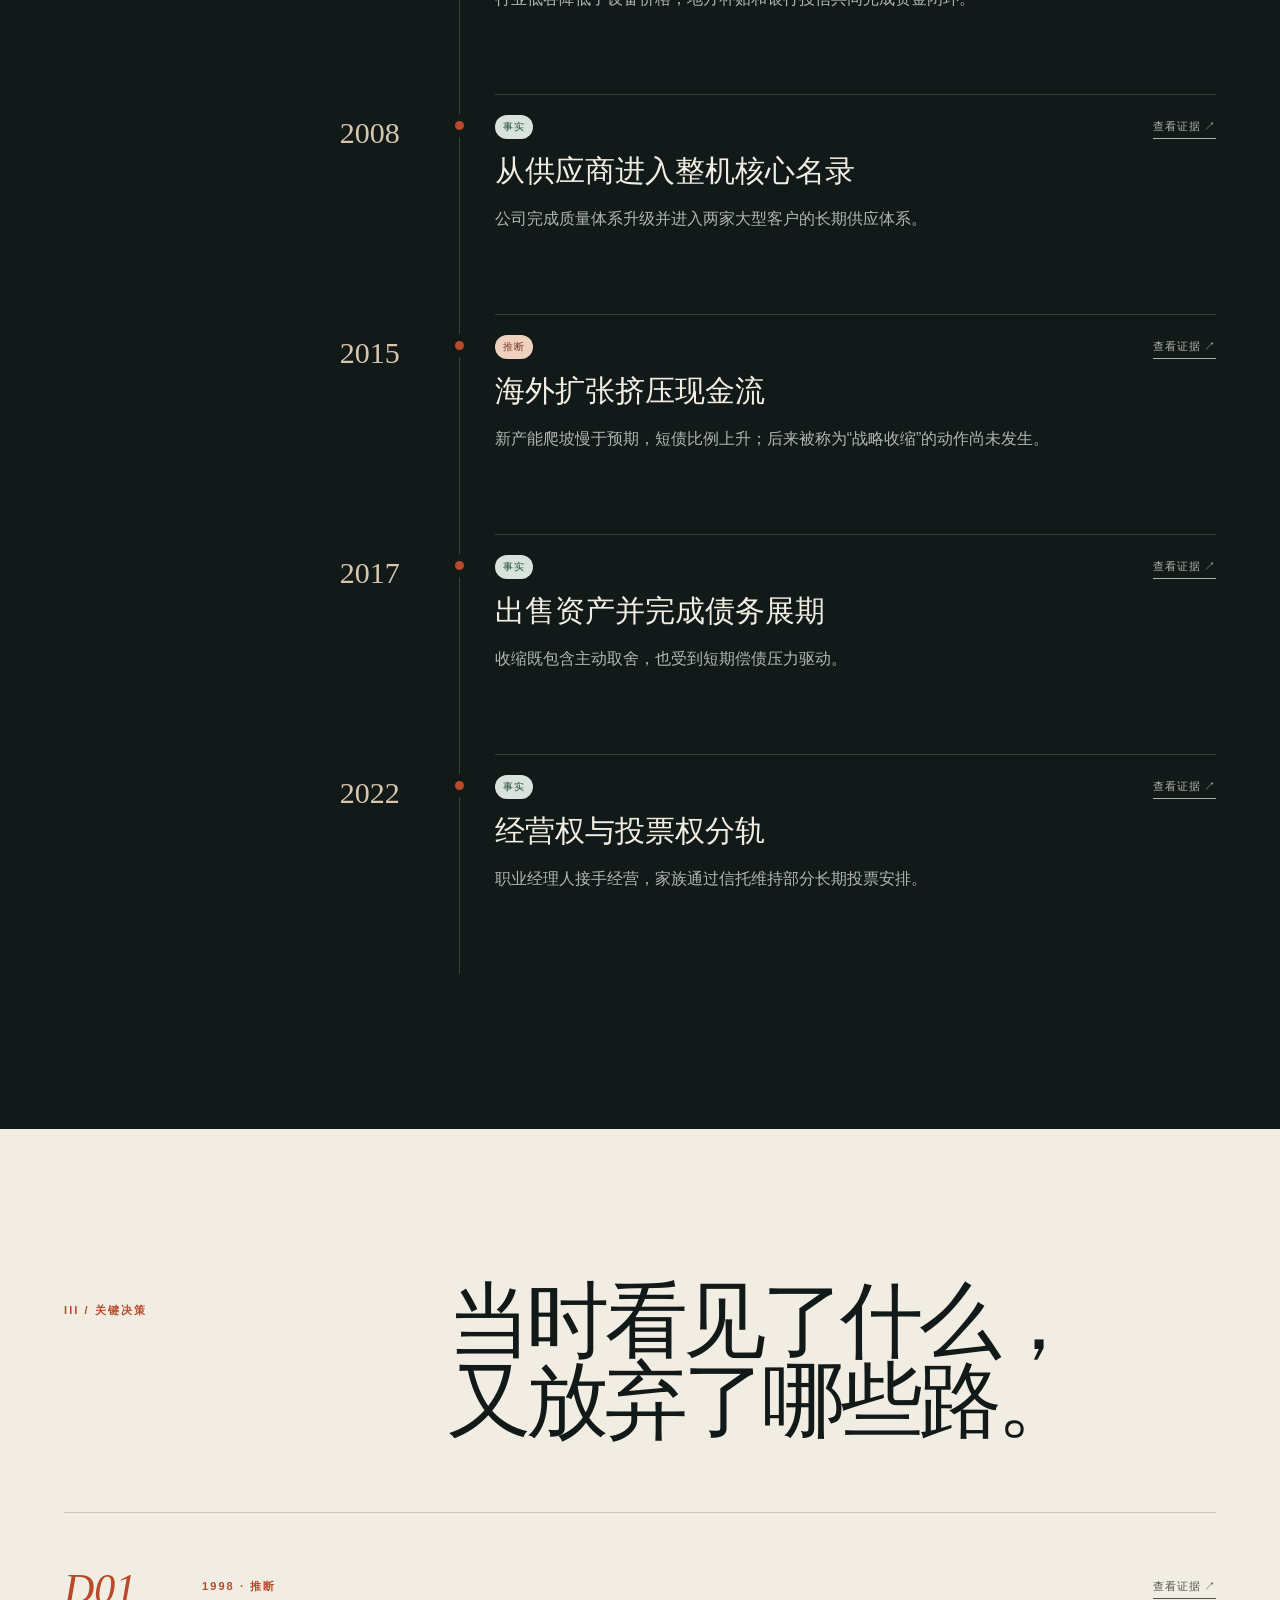
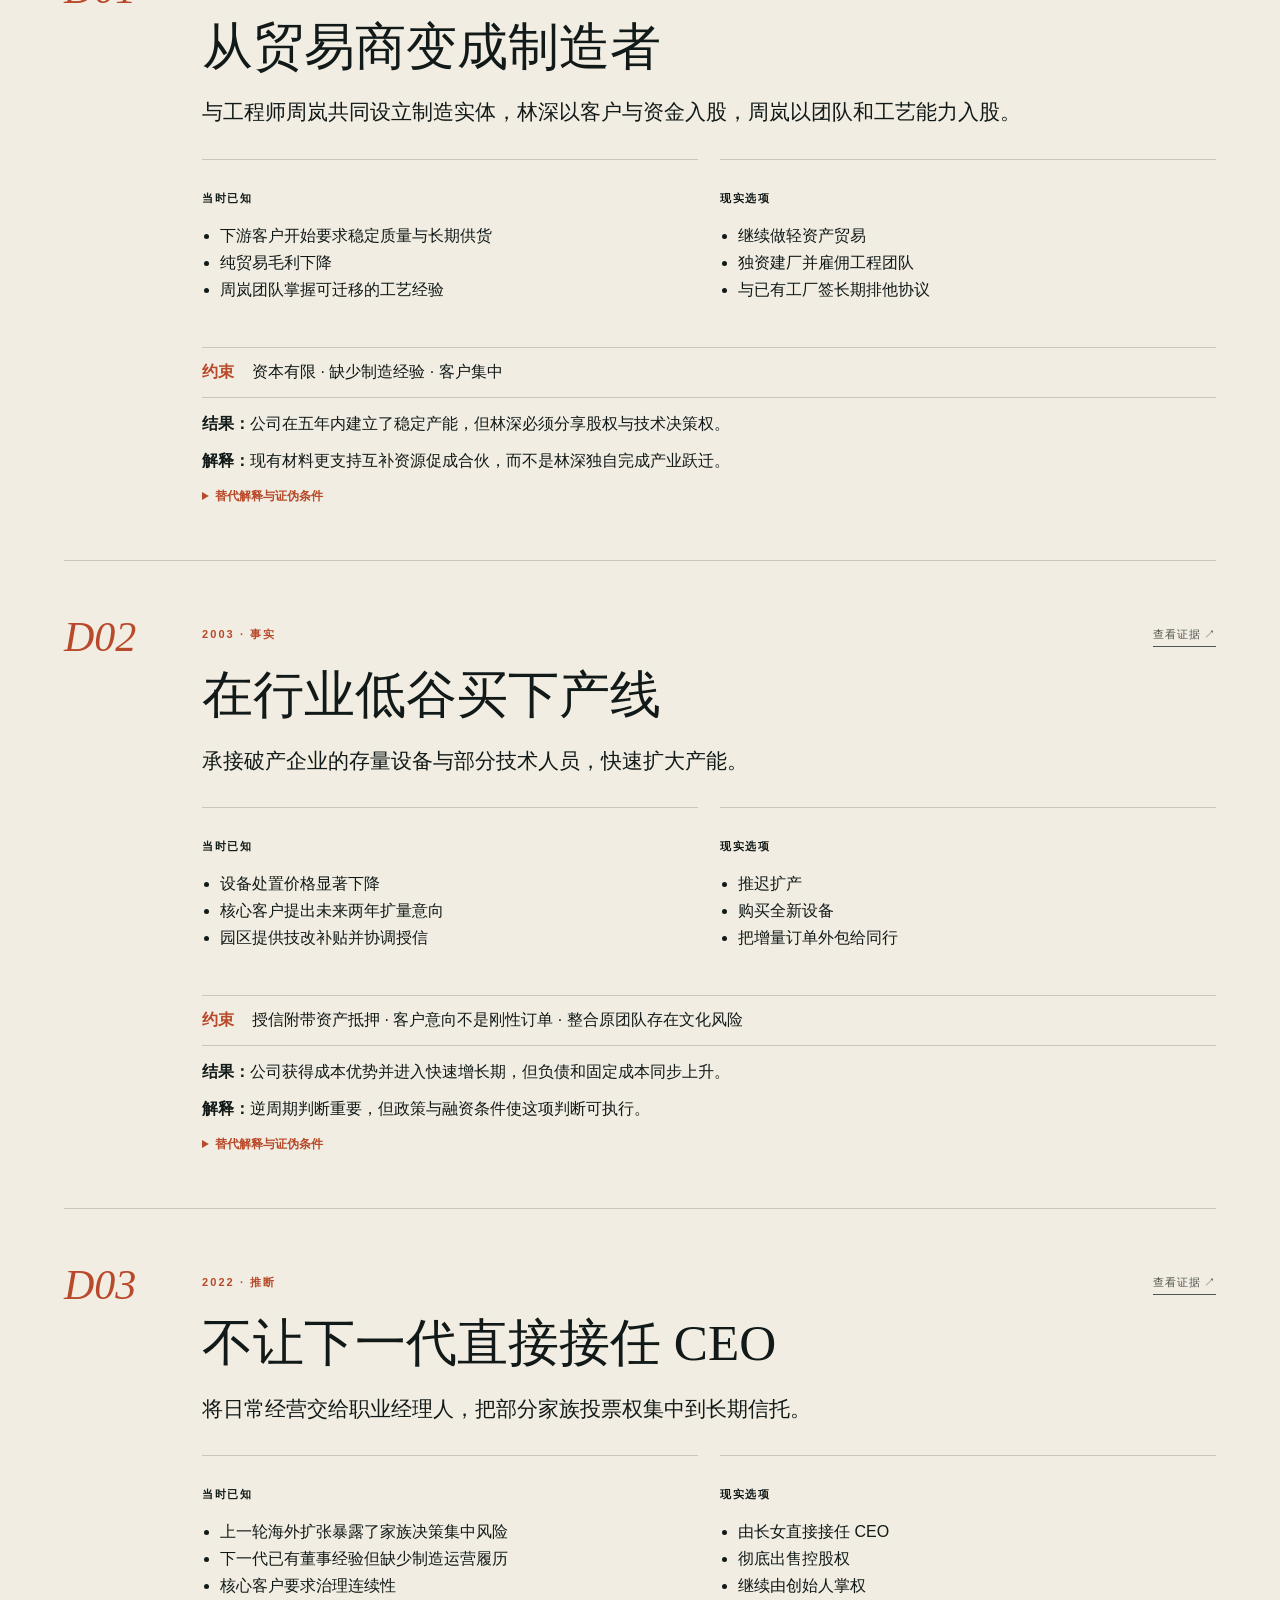
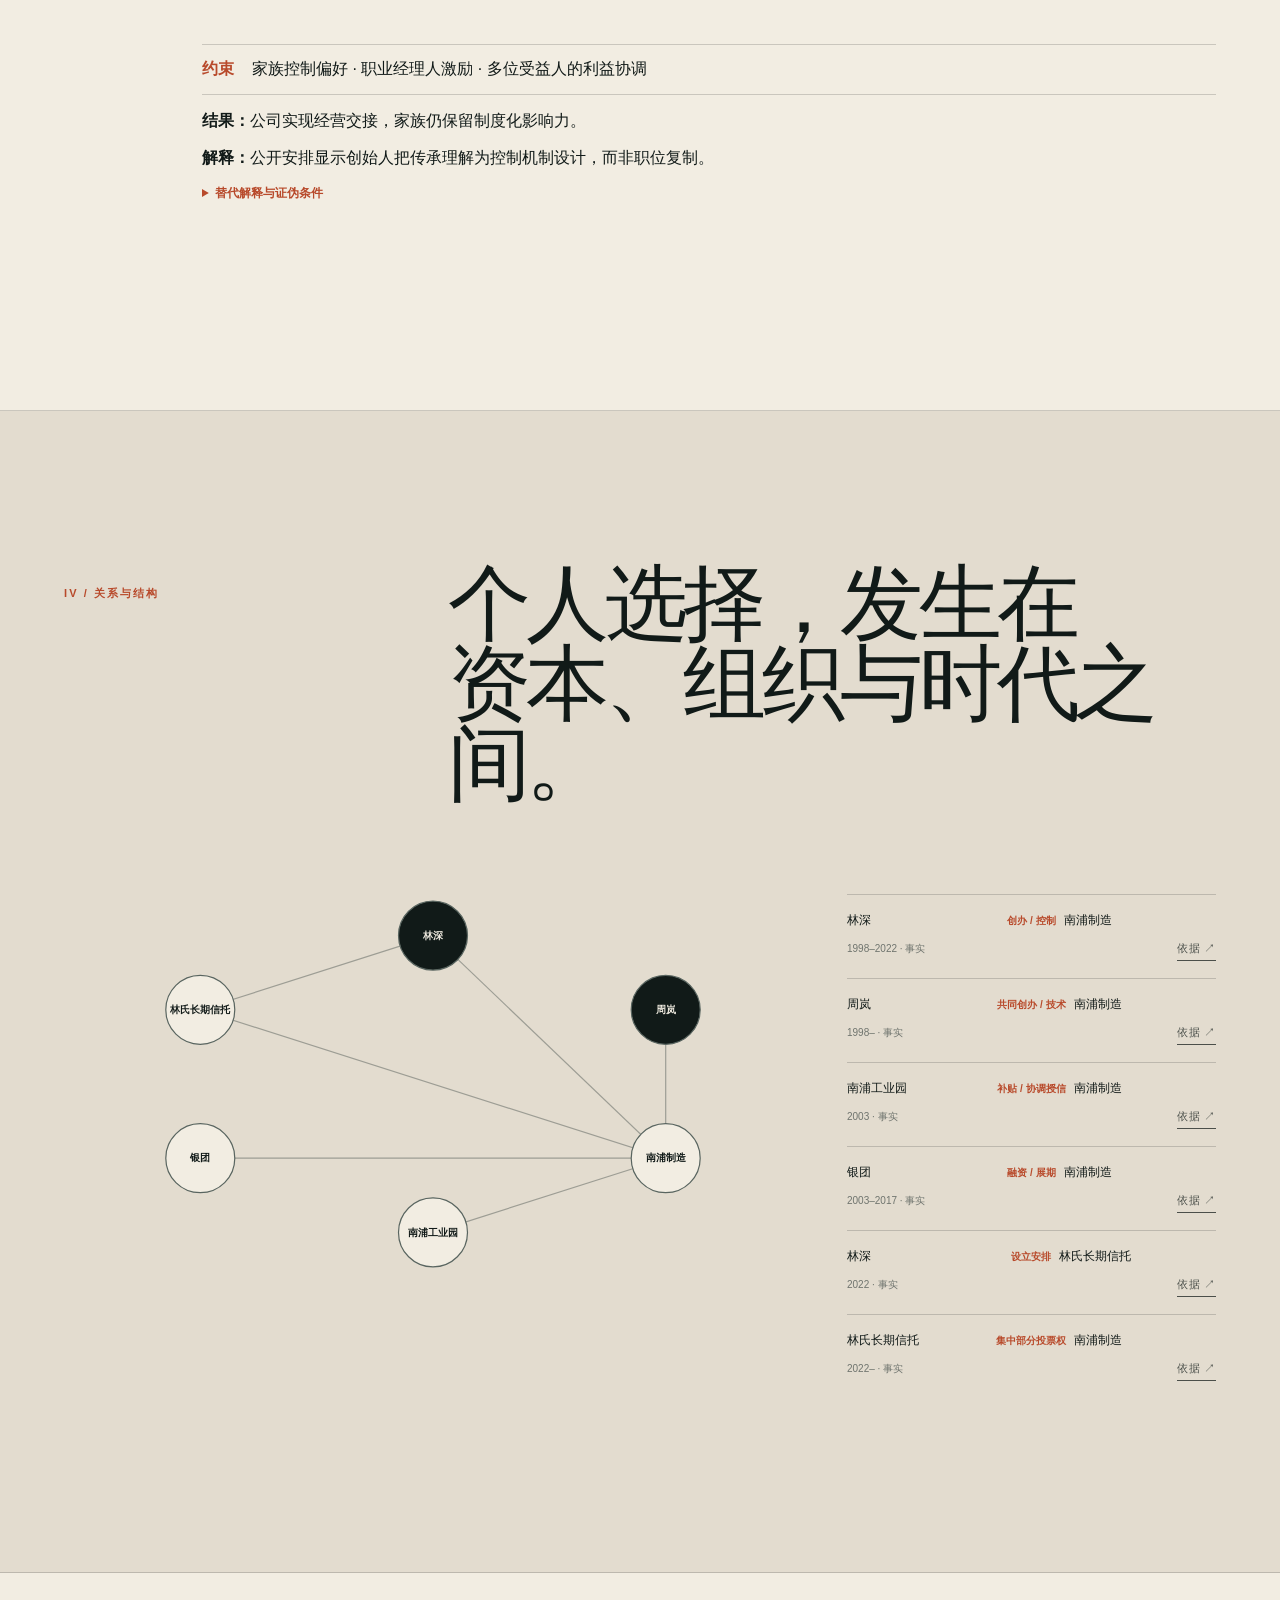
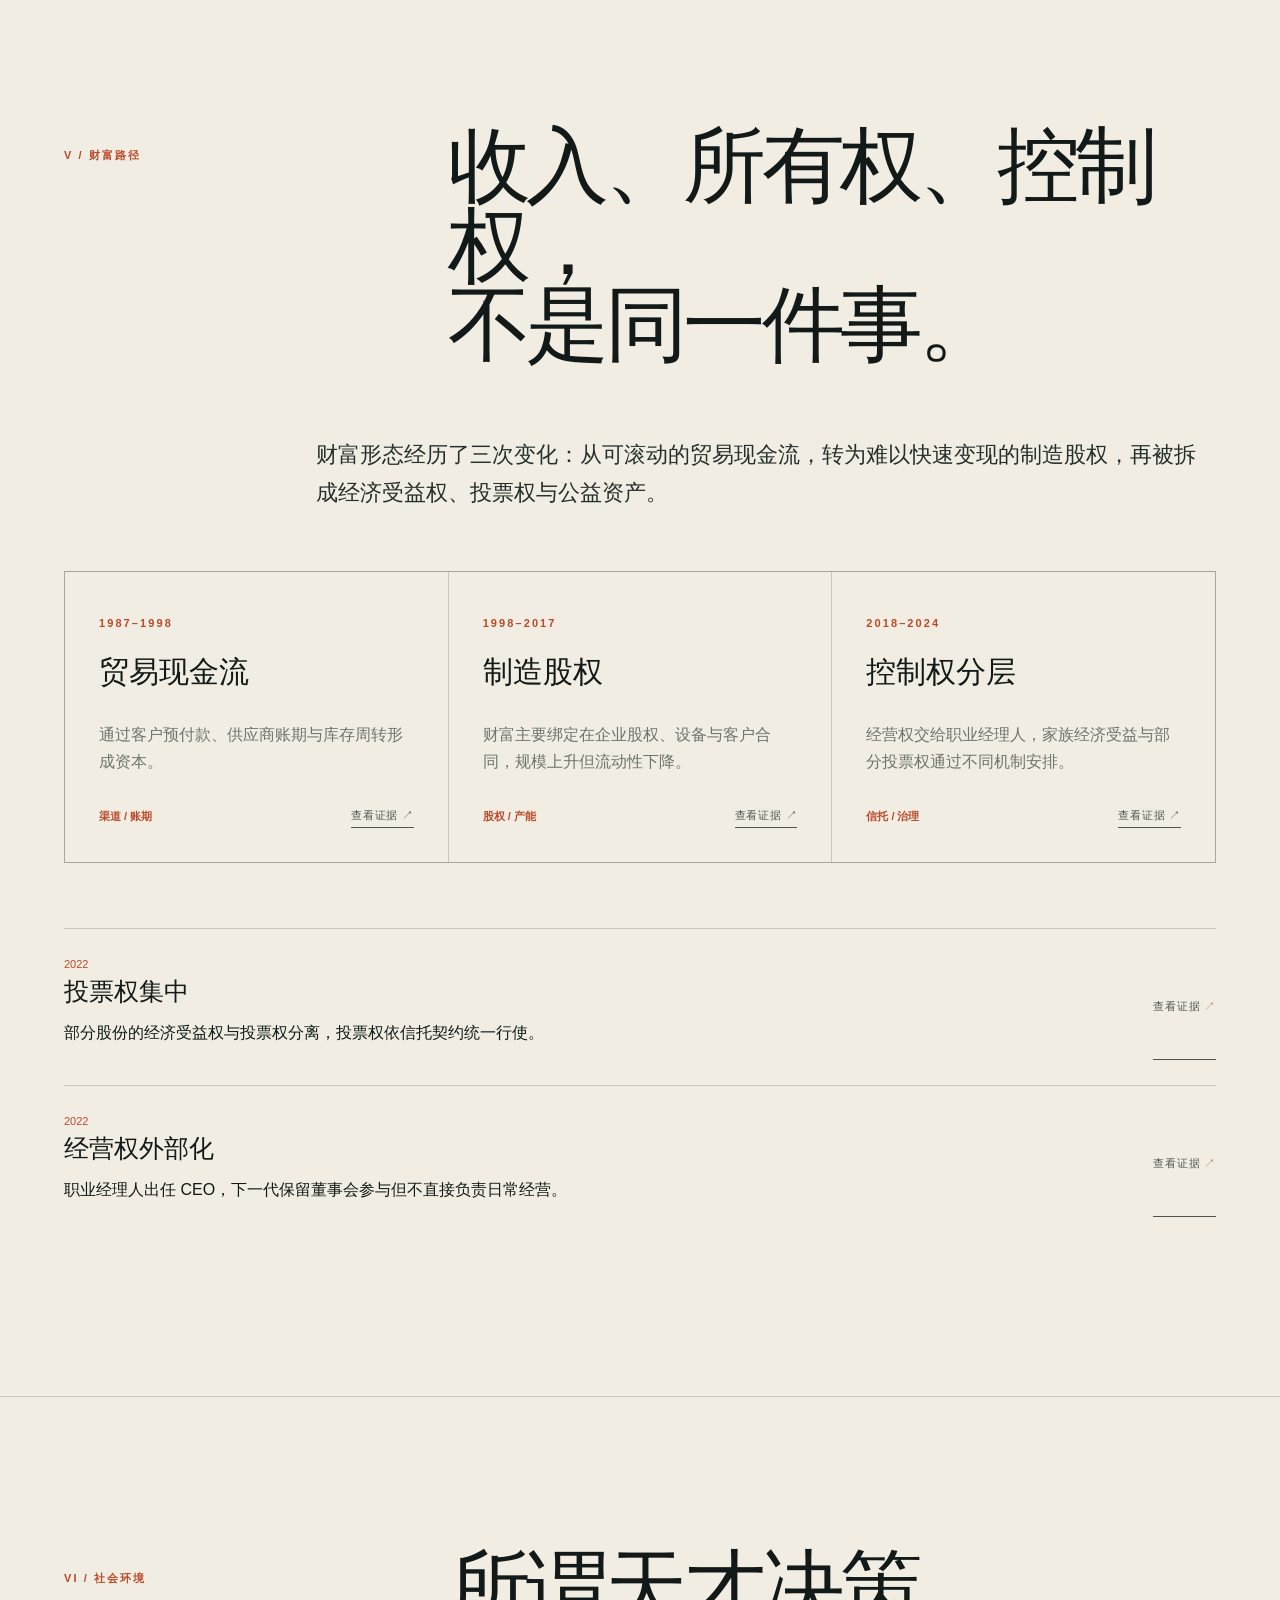
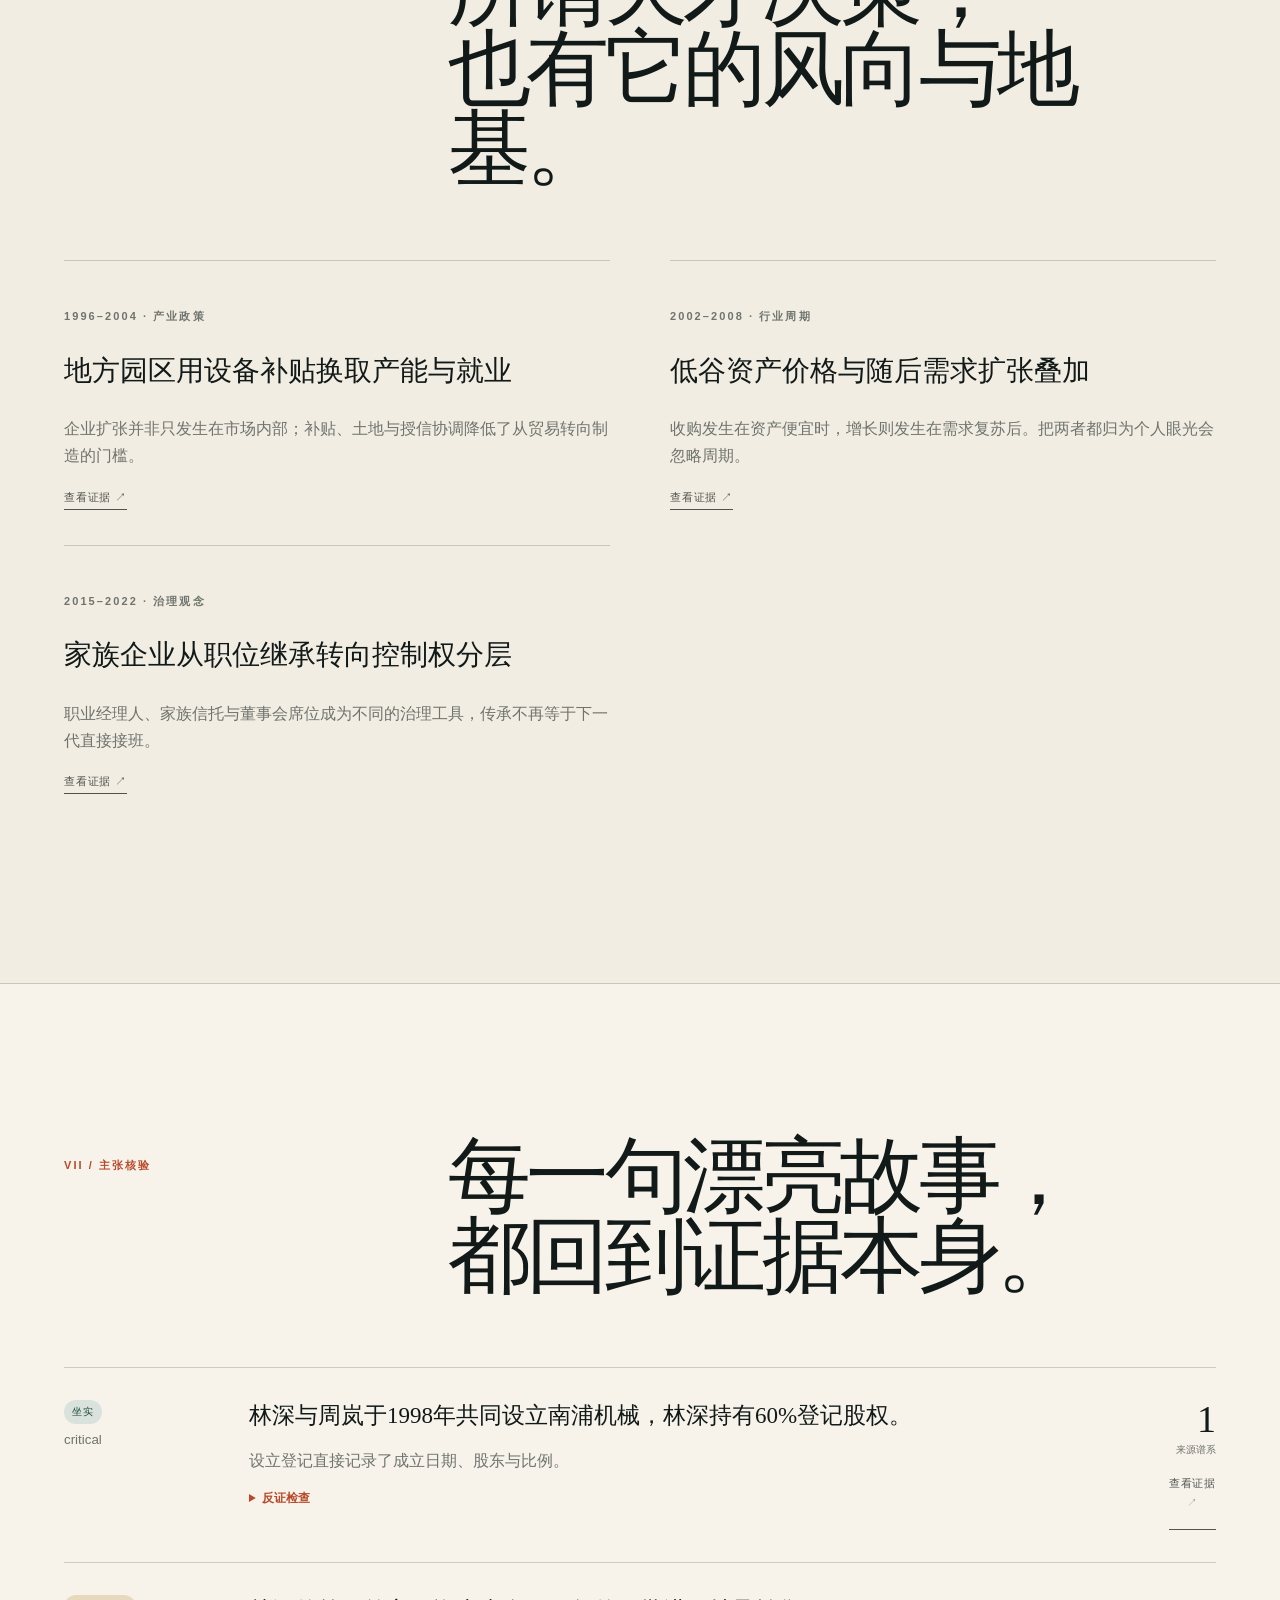
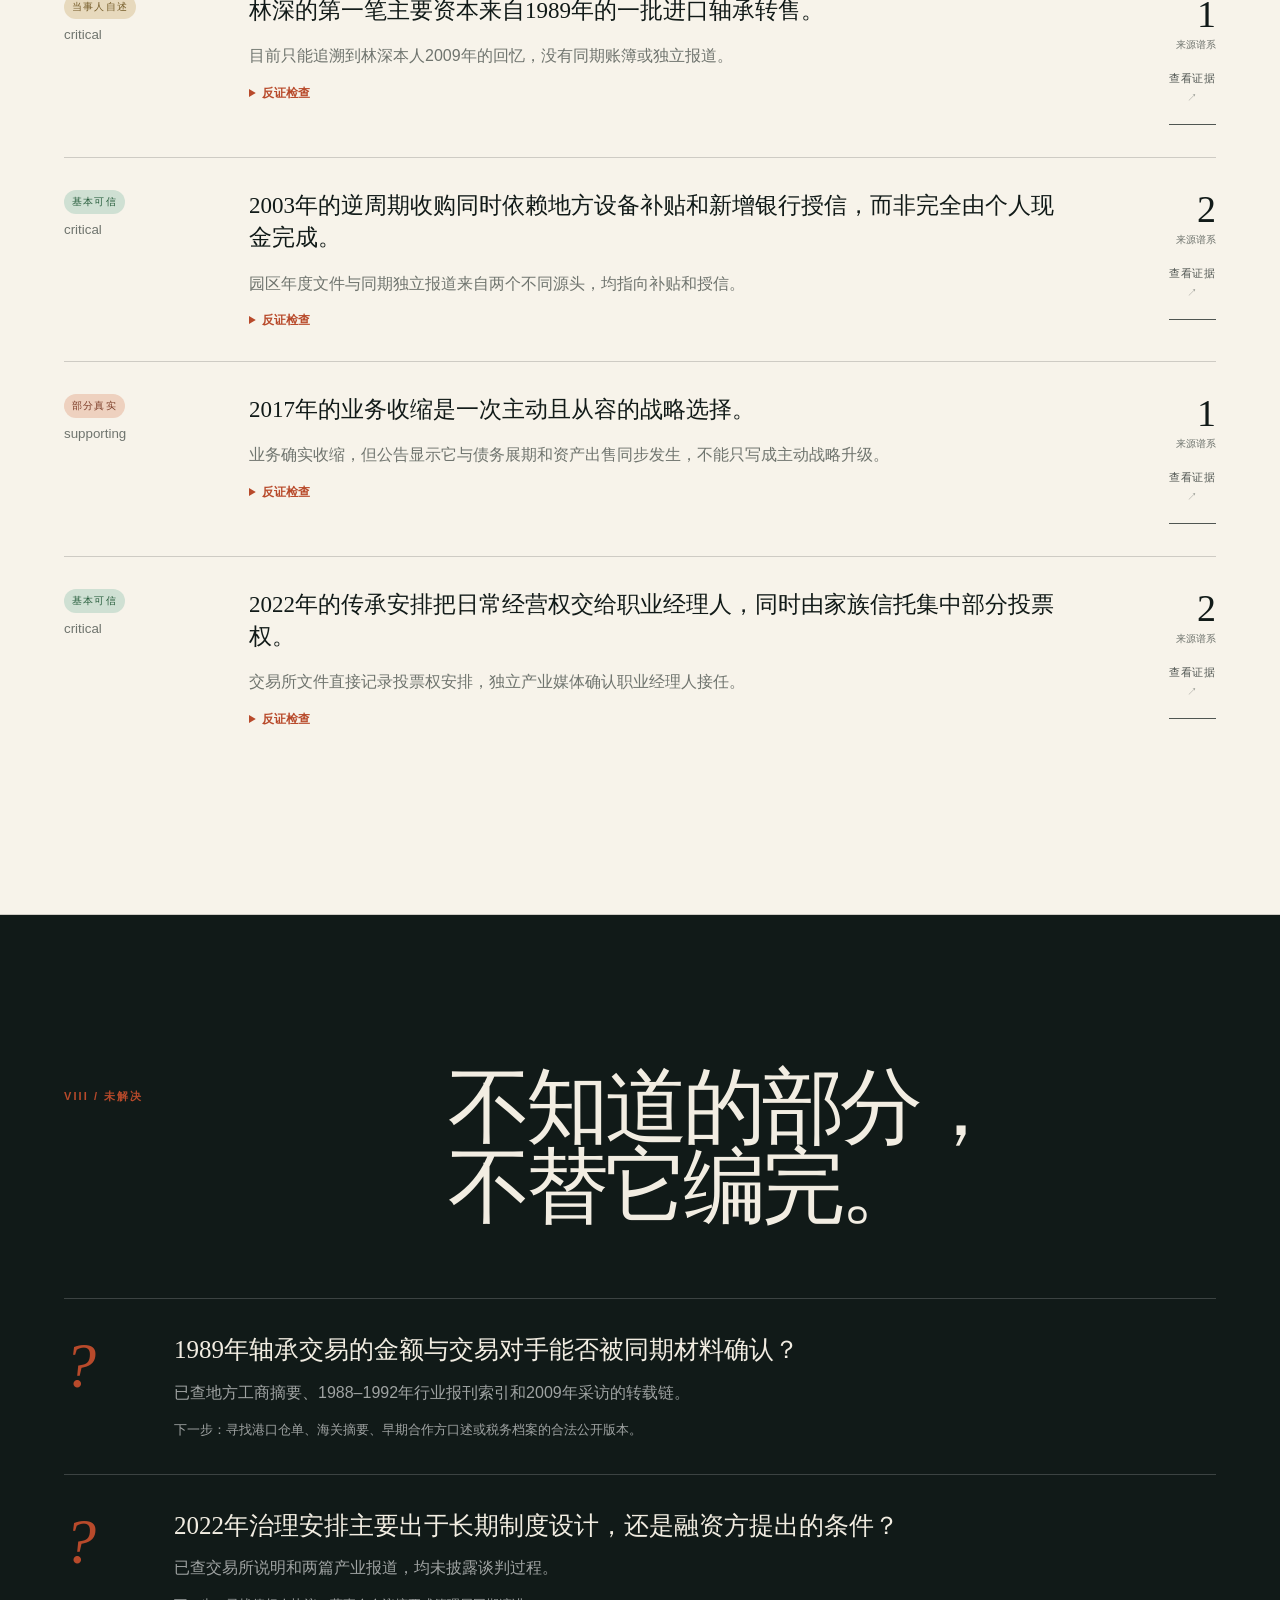
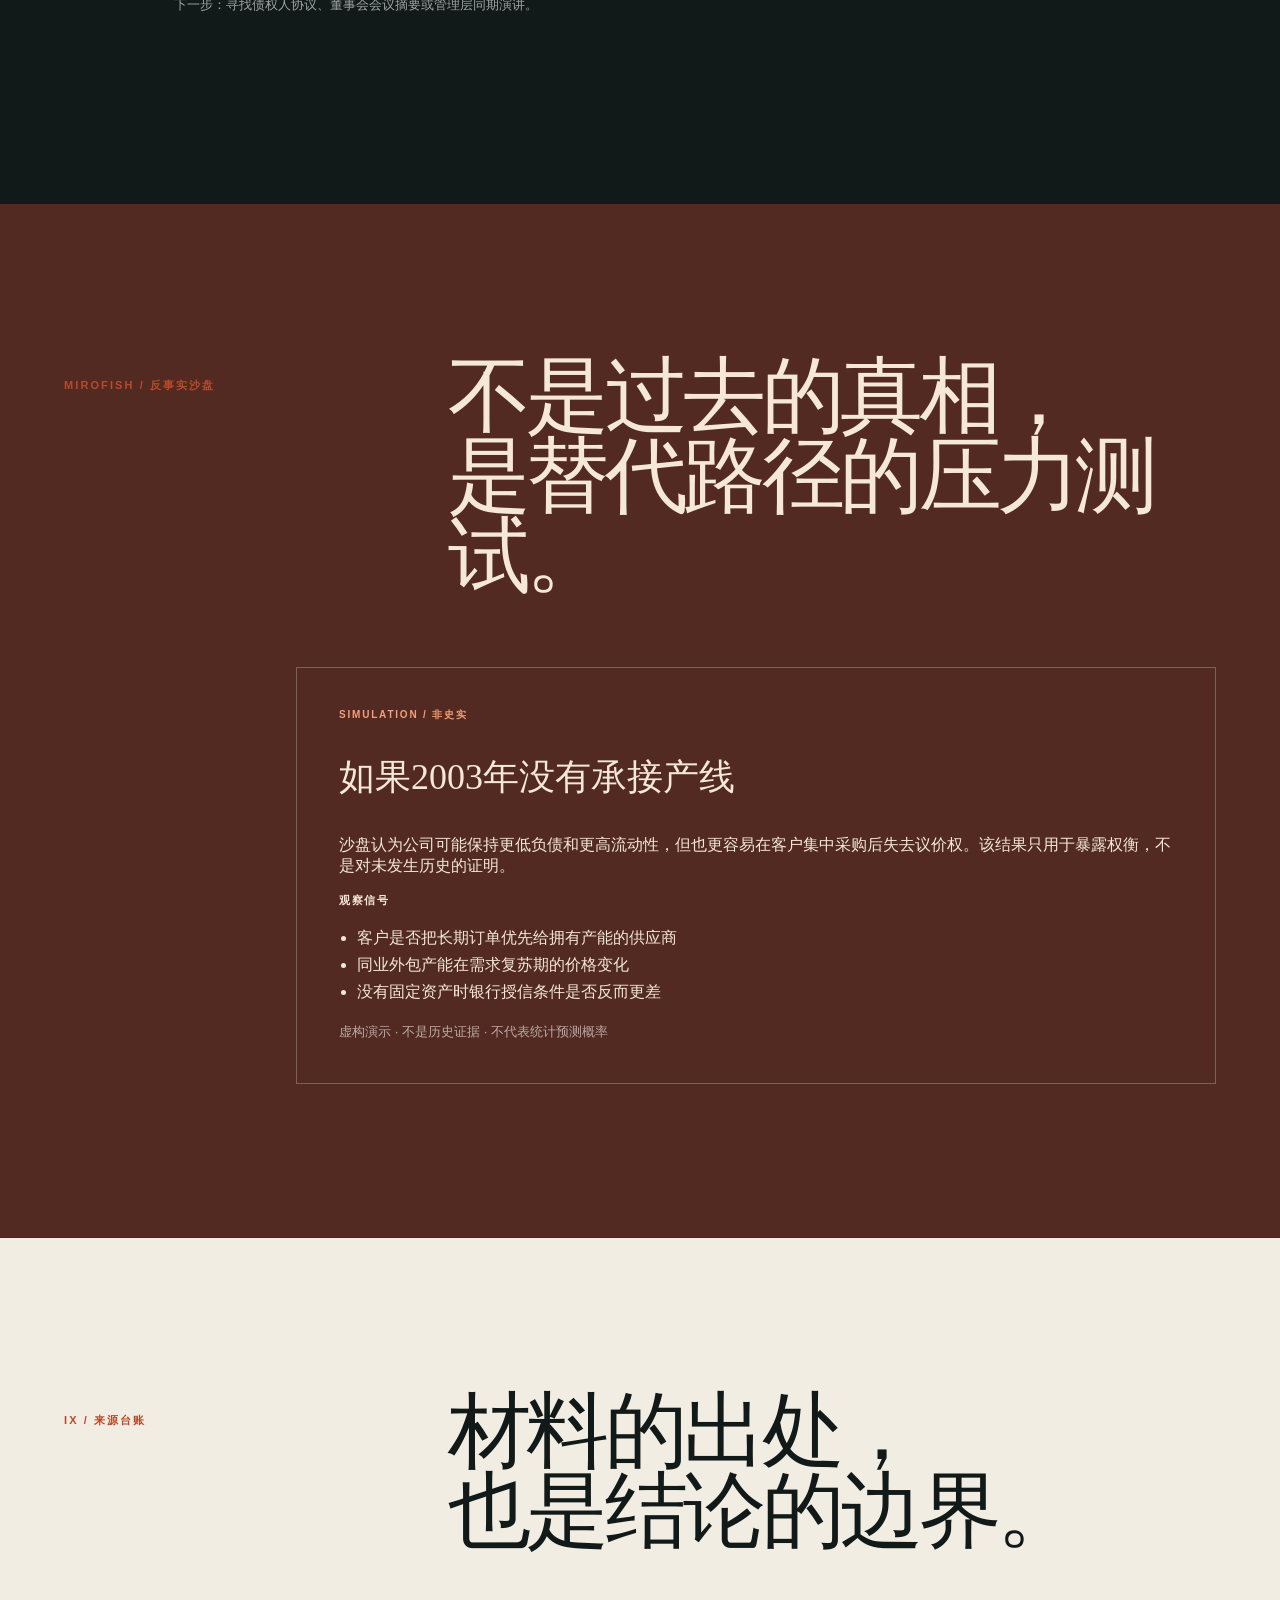
<file: examples/fictional-founder/site/index.html>
<!doctype html>
<html lang="zh-CN"><head><meta charset="utf-8"><meta name="viewport" content="width=device-width,initial-scale=1">
<meta name="description" content="他并非在一个瞬间押中未来：贸易现金流、地方产业政策、长期搭档与一次逆周期收购，共同构成了后来被简化成“眼光”的成功。"><title>林深：一部被拆开的商业传奇 · 商业生平调查</title>
<style>
:root{--ink:#111a18;--ink-2:#24302d;--paper:#f2ede2;--paper-2:#e9e1d2;--rust:#b84a2b;--gold:#b99861;--muted:#6f746e;--line:rgba(17,26,24,.18);--serif:"Songti SC","STSong","Noto Serif CJK SC",Georgia,serif;--sans:-apple-system,BlinkMacSystemFont,"Segoe UI","PingFang SC","Microsoft YaHei",sans-serif}
*{box-sizing:border-box}html{scroll-behavior:smooth}body{margin:0;background:var(--paper);color:var(--ink);font-family:var(--sans);overflow-x:hidden}body:before{content:"";position:fixed;inset:0;pointer-events:none;opacity:.22;z-index:20;background-image:url("data:image/svg+xml,%3Csvg viewBox='0 0 180 180' xmlns='http://www.w3.org/2000/svg'%3E%3Cfilter id='n'%3E%3CfeTurbulence type='fractalNoise' baseFrequency='.9' numOctaves='3' stitchTiles='stitch'/%3E%3C/filter%3E%3Crect width='100%25' height='100%25' filter='url(%23n)' opacity='.12'/%3E%3C/svg%3E")}
a{color:inherit}button{font:inherit}.topbar{position:fixed;inset:0 0 auto;z-index:15;height:66px;display:flex;align-items:center;justify-content:space-between;padding:0 4vw;color:#fff;border-bottom:1px solid rgba(255,255,255,.15);background:rgba(17,26,24,.74);backdrop-filter:blur(14px)}.brand{font:700 12px/1 var(--sans);letter-spacing:.18em}.nav{display:flex;gap:24px}.nav a{font-size:12px;text-decoration:none;opacity:.66;white-space:nowrap;display:flex;align-items:center;min-height:44px}.nav a.active,.nav a:hover{opacity:1;color:#e6b39c}.mode-toggle{border:1px solid rgba(255,255,255,.25);border-radius:999px;background:transparent;color:#fff;padding:8px 13px;cursor:pointer}
.hero{min-height:100svh;background:var(--ink);color:var(--paper);display:grid;grid-template-columns:1.14fr .86fr;position:relative;overflow:hidden}.hero-copy{padding:clamp(104px,14vh,150px) 5vw 68px;display:flex;flex-direction:column;justify-content:space-between;position:relative;z-index:2}.hero-copy:after{content:"";position:absolute;right:0;top:13%;bottom:13%;width:1px;background:rgba(255,255,255,.18)}.eyebrow,.kicker{font-size:11px;text-transform:uppercase;letter-spacing:.19em;font-weight:750;color:var(--rust)}.research-state{display:flex;align-items:flex-start;gap:18px;margin:20px 0 0;padding:13px 0;border-top:1px solid rgba(255,255,255,.2);border-bottom:1px solid rgba(255,255,255,.2);max-width:760px}.research-state strong{font-size:11px;letter-spacing:.13em;text-transform:uppercase;color:#f0b59f;white-space:nowrap}.research-state span{font-size:11px;line-height:1.55;color:rgba(255,255,255,.58)}.hero h1{font:400 clamp(70px,11vw,170px)/.84 var(--serif);letter-spacing:-.08em;margin:22px 0;max-width:860px}.hero-dek{font:400 clamp(18px,1.8vw,28px)/1.45 var(--serif);max-width:760px;color:rgba(242,237,226,.78)}.hero-meta{display:flex;gap:36px;flex-wrap:wrap;margin-top:38px}.hero-meta div{border-top:1px solid rgba(255,255,255,.2);padding-top:12px;min-width:120px}.hero-meta strong{font:400 28px/1 var(--serif);display:block}.hero-meta span{font-size:11px;color:rgba(255,255,255,.55);letter-spacing:.08em}.hero-thesis{margin-top:36px;max-width:680px;border-left:2px solid var(--rust);padding-left:22px;font-size:14px;line-height:1.8;color:rgba(255,255,255,.68)}
.hero-visual{position:relative;display:grid;place-items:center;overflow:hidden;background:radial-gradient(circle at 50% 35%,#35433f 0,#1c2825 45%,#111a18 75%)}.hero-visual:before{content:"";position:absolute;inset:9%;border:1px solid rgba(255,255,255,.12);border-radius:50%}.portrait-image{width:100%;height:100%;object-fit:cover;filter:grayscale(1) contrast(1.08);mix-blend-mode:luminosity;opacity:.82}.portrait-abstract{position:relative;width:min(58vh,72%);aspect-ratio:3/4;border:1px solid rgba(255,255,255,.16);display:grid;place-items:center;transform:rotate(2deg);background:linear-gradient(145deg,rgba(255,255,255,.09),rgba(255,255,255,.01))}.portrait-abstract span{font:400 clamp(84px,12vw,170px)/1 var(--serif);color:rgba(242,237,226,.9);writing-mode:vertical-rl;letter-spacing:.12em}.portrait-abstract i,.portrait-abstract b{position:absolute;border:1px solid rgba(184,74,43,.55);border-radius:50%;inset:9% 12%;transform:rotate(-12deg)}.portrait-abstract b{inset:20% -18%;transform:rotate(31deg)}.visual-caption{position:absolute;bottom:30px;right:34px;font-size:10px;letter-spacing:.16em;color:rgba(255,255,255,.48)}
.section{padding:clamp(90px,12vw,170px) max(5vw,24px);border-bottom:1px solid var(--line)}.section-head{display:grid;grid-template-columns:1fr 2fr;align-items:start;margin-bottom:70px}.section-head h2{font:400 clamp(42px,6.5vw,94px)/.96 var(--serif);letter-spacing:-.055em;margin:0;max-width:1000px}.section-head .kicker{padding-top:10px}.lede{font:400 22px/1.7 var(--serif);max-width:900px;margin:0 0 60px auto;color:var(--ink-2)}
.story{background:var(--paper)}.chapter{display:grid;grid-template-columns:.55fr 2fr;gap:5vw;min-height:52vh;padding:72px 0;border-top:1px solid var(--line);align-items:center}.chapter-number{font:italic 400 clamp(80px,15vw,230px)/1 var(--serif);color:transparent;-webkit-text-stroke:1px rgba(17,26,24,.22)}.chapter-copy h3{font:400 clamp(38px,5vw,76px)/1.02 var(--serif);margin:14px 0 24px;max-width:880px}.chapter-copy>p:not(.kicker){font:400 20px/1.8 var(--serif);max-width:760px;color:var(--ink-2)}.chapter-beats{list-style:none;margin:35px 0 0;padding:0;display:grid;grid-template-columns:repeat(2,minmax(0,1fr));gap:12px 28px}.chapter-beats li{display:flex;gap:14px;padding:13px 0;border-top:1px solid var(--line);font-size:13px}.chapter-beats time{color:var(--rust);min-width:54px}
.post-exit-section{position:relative;overflow:clip;background:#d7cbb7}.post-exit-section:before{content:"2015—2026";position:absolute;right:-.025em;top:.35em;font:italic 400 clamp(90px,18vw,270px)/1 var(--serif);letter-spacing:-.08em;color:rgba(17,26,24,.055);white-space:nowrap}.post-exit-intro{display:grid;grid-template-columns:1fr 2fr;gap:5vw;margin-bottom:70px;position:relative}.post-exit-thesis{font:400 clamp(24px,3vw,42px)/1.45 var(--serif);margin:0;max-width:930px}.post-exit-question{align-self:end;margin:0;padding:18px 0 0;border-top:1px solid var(--line);font-size:12px;line-height:1.7;color:var(--muted)}.post-exit-layout{display:grid;grid-template-columns:minmax(150px,.55fr) 2fr;gap:5vw;position:relative}.post-exit-axis{position:sticky;top:100px;height:calc(100vh - 130px);min-height:540px;display:flex;flex-direction:column;justify-content:space-between;border-left:1px solid var(--ink);padding:0 0 0 24px}.post-exit-axis span{font:400 clamp(36px,5vw,72px)/1 var(--serif)}.post-exit-axis b{font:italic 400 clamp(95px,13vw,190px)/.8 var(--serif);color:var(--rust)}.post-exit-axis small{font-size:10px;letter-spacing:.18em;text-transform:uppercase;color:var(--muted);writing-mode:vertical-rl;position:absolute;right:0;top:42%}.post-exit-event{display:grid;grid-template-columns:150px 1fr;gap:35px;padding:34px 0 52px;border-top:1px solid var(--line)}.post-exit-date strong{display:block;font:400 27px/1.1 var(--serif)}.post-exit-date span{display:block;margin-top:12px;font-size:10px;letter-spacing:.13em;text-transform:uppercase;color:var(--rust)}.post-exit-copy h3{font:400 clamp(28px,3vw,46px)/1.15 var(--serif);margin:16px 0}.post-exit-copy p{max-width:760px;margin:0;color:var(--ink-2);line-height:1.8}
.timeline-section{background:var(--ink);color:var(--paper)}.timeline-section .section-head h2{color:var(--paper)}.filters{display:flex;gap:8px;flex-wrap:wrap;margin:0 0 50px calc(33.333% + 2vw)}.filter{border:1px solid rgba(255,255,255,.2);background:transparent;color:#fff;border-radius:999px;padding:9px 15px;cursor:pointer}.filter.active{background:var(--paper);color:var(--ink)}.timeline-item{display:grid;grid-template-columns:1fr 70px 2fr;max-width:1200px;margin:auto;min-height:180px}.timeline-date{font:400 30px/1 var(--serif);padding:24px 25px 0 0;text-align:right;color:#d8c6ad}.timeline-mark{position:relative;display:flex;justify-content:center}.timeline-mark:before{content:"";width:1px;background:rgba(255,255,255,.18);position:absolute;inset:0 auto}.timeline-mark span{position:relative;margin-top:27px;width:9px;height:9px;border-radius:50%;background:var(--rust);box-shadow:0 0 0 7px var(--ink)}.timeline-copy{padding:20px 0 65px;border-top:1px solid rgba(255,255,255,.16)}.timeline-copy h3{font:400 30px/1.2 var(--serif);margin:14px 0}.timeline-copy p{line-height:1.75;color:rgba(255,255,255,.68);max-width:720px}.item-top{display:flex;align-items:center;justify-content:space-between;gap:18px}.status{display:inline-block;font-size:10px;letter-spacing:.12em;border-radius:999px;padding:5px 8px;background:#d9e2dc;color:#1d4d3a}.status.self_report,.status.self_reported{background:#e7d9bd;color:#765d2a}.status.inference,.status.partial{background:#eed1bf;color:#7b3b26}.status.dispute,.status.contradicted{background:#e5bdb8;color:#78251f}.status.unverified{background:#ddd;color:#555}.status.credible{background:#cfe0d3;color:#265c3b}.evidence-trigger{border:0;border-bottom:1px solid currentColor;background:transparent;color:inherit;padding:4px 0;cursor:pointer;font-size:11px;letter-spacing:.07em;opacity:.72}.evidence-trigger:hover{opacity:1}.no-source{font-size:10px;color:var(--muted)}
.decision{display:grid;grid-template-columns:110px 1fr;gap:28px;border-top:1px solid var(--line);padding:55px 0}.decision-index{font:italic 42px/1 var(--serif);color:var(--rust)}.decision-main h3{font:400 clamp(30px,4vw,58px)/1.08 var(--serif);margin:14px 0}.decision-act{font:400 21px/1.7 var(--serif);max-width:850px}.decision-grid{display:grid;grid-template-columns:1fr 1fr;gap:22px;margin:28px 0}.decision-grid>div{border-top:1px solid var(--line);padding-top:16px}.decision h4,.scenario h4{font-size:11px;letter-spacing:.14em;text-transform:uppercase}.decision ul,.scenario ul{padding-left:18px;line-height:1.7}.constraint{display:flex;gap:18px;padding:14px 0;border-top:1px solid var(--line);border-bottom:1px solid var(--line)}.constraint span{color:var(--rust);font-weight:700}details{margin-top:16px}summary{cursor:pointer;color:var(--rust);font-size:12px;font-weight:700}
.network-section{background:#e3dccf}.network-wrap{display:grid;grid-template-columns:1.6fr .8fr;gap:45px;align-items:start}.network-svg{width:100%;height:auto;min-height:420px}.network-edge{stroke:#6f746e;stroke-width:1.5;opacity:.6;marker-end:url(#arrow)}.network-edge.inference{stroke:var(--rust);stroke-dasharray:7 5}.network-edge.dispute{stroke:#8b3026;stroke-dasharray:2 5}#arrow path{fill:#6f746e}.network-node{cursor:pointer}.network-node circle{fill:var(--paper);stroke:#596560;stroke-width:1.5;transition:.2s}.network-node text{font:600 12px var(--sans);fill:var(--ink);pointer-events:none}.network-node.type-person circle{fill:var(--ink)}.network-node.type-person text{fill:var(--paper)}.network-node.active circle{stroke:var(--rust);stroke-width:5}.network-edge.dim{opacity:.08}.relationship-list{list-style:none;padding:0;margin:20px 0}.relationship-list li{display:grid;grid-template-columns:1fr auto 1fr;gap:8px;padding:17px 0;border-top:1px solid var(--line);align-items:center;font-size:12px}.relationship-list b{color:var(--rust);font-size:10px;text-transform:uppercase}.relationship-list small{grid-column:1/3;color:var(--muted)}.relationship-list .evidence-trigger{justify-self:end}
.wealth-grid{display:grid;grid-template-columns:repeat(3,1fr);gap:1px;background:var(--line);border:1px solid var(--line)}.wealth-stage{background:var(--paper);padding:34px;min-height:290px;display:flex;flex-direction:column}.wealth-stage h3{font:400 30px/1.15 var(--serif);margin:15px 0}.wealth-stage p:not(.kicker){line-height:1.7;color:var(--muted)}.wealth-stage .item-top{margin-top:auto}.wealth-mechanism{font-size:11px;color:var(--rust);font-weight:700}.transfer-list{list-style:none;margin:65px 0 0;padding:0}.transfer-list li{display:flex;justify-content:space-between;gap:30px;padding:25px 0;border-top:1px solid var(--line)}.transfer-list span{font-size:11px;color:var(--rust)}.transfer-list h4{font:400 25px/1.2 var(--serif);margin:5px 0}
.context-grid{display:grid;grid-template-columns:repeat(2,1fr);gap:0 60px}.context-line{padding:35px 0;border-top:1px solid var(--line)}.context-line h3{font:400 28px/1.2 var(--serif)}.context-line p{line-height:1.7;color:var(--muted)}
.interviews-section{background:#ded4c3}.oral-audit{display:grid;grid-template-columns:1.15fr 1fr;gap:50px;padding:34px 0;margin:0 0 54px;border-top:1px solid var(--line);border-bottom:1px solid var(--line)}.oral-audit-lead h3{font:400 clamp(28px,3vw,46px)/1.15 var(--serif);margin:12px 0}.oral-audit-lead>p:last-child{color:var(--muted);font-size:12px;line-height:1.7}.oral-audit dl{display:grid;grid-template-columns:repeat(5,1fr);gap:16px;margin:0;align-self:center}.oral-audit dl div{border-left:1px solid var(--line);padding-left:12px}.oral-audit dt{font:400 clamp(25px,3vw,42px)/1 var(--serif)}.oral-audit dd{margin:7px 0 0;font-size:10px;color:var(--muted);letter-spacing:.08em}.interview-grid{display:grid;grid-template-columns:repeat(2,minmax(0,1fr));gap:1px;background:var(--line);border:1px solid var(--line);margin-bottom:70px}.interview-card{background:var(--paper);padding:30px;display:flex;flex-direction:column;min-height:290px}.interview-card h3{font:400 27px/1.25 var(--serif);margin:16px 0}.interview-card>p{color:var(--muted)}.interview-card code{font-size:10px;border:1px solid var(--line);border-radius:999px;padding:3px 6px;color:var(--rust)}.interview-card audio{width:100%;margin:22px 0 16px}.interview-card>small{display:block;margin-top:auto;color:var(--muted);line-height:1.5;overflow-wrap:anywhere}.oral-disclosure{display:grid;grid-template-columns:110px 1fr 90px;gap:30px;padding:30px 0;border-top:1px solid var(--line);align-items:start}.oral-time strong{font:400 25px/1 var(--serif);display:block;margin-bottom:12px}.oral-disclosure h3{font:400 27px/1.3 var(--serif);margin:9px 0}.oral-disclosure p{line-height:1.7}.oral-disclosure small{display:block;color:var(--muted);line-height:1.6;margin-top:7px}.verification-line code{font-size:9px;color:var(--rust);overflow-wrap:anywhere}.verification-line.pending{color:#8b3026}.oral-disclosure .evidence-trigger{justify-self:end}
.claims-section{background:#f7f3ea}.claim-row{display:grid;grid-template-columns:150px 1fr 120px;gap:35px;padding:32px 0;border-top:1px solid var(--line);align-items:start}.claim-row h3{font:400 23px/1.4 var(--serif);margin:0 0 10px}.claim-row p{color:var(--muted);line-height:1.6}.claim-row small{display:block;margin-top:8px;color:var(--muted)}.claim-proof{text-align:right}.claim-proof strong{display:block;font:400 38px/1 var(--serif)}.claim-proof span{display:block;font-size:10px;color:var(--muted);margin:5px 0 15px}
.gaps{background:var(--ink);color:var(--paper)}.gap{display:grid;grid-template-columns:90px 1fr;gap:20px;padding:35px 0;border-top:1px solid rgba(255,255,255,.18)}.gap>span{font:italic 64px/1 var(--serif);color:var(--rust)}.gap h3{font:400 25px/1.3 var(--serif);margin:0}.gap p,.gap small{color:rgba(255,255,255,.6)}
.simulation-section{background:#522a22;color:#f5e8d6}.scenario{border:1px solid rgba(255,255,255,.25);padding:42px;max-width:920px;margin-left:auto}.scenario-tag{font:700 10px/1 var(--sans);letter-spacing:.18em;color:#f1a07d}.scenario h3{font:400 36px/1.2 var(--serif)}.scenario small{color:rgba(255,255,255,.6)}
.sources-section{padding-bottom:130px}.source-list{list-style:none;padding:0;margin:0}.source-list li{display:grid;grid-template-columns:80px 1fr;gap:20px;padding:18px 0;border-top:1px solid var(--line)}.source-list>li>span{font:400 17px var(--serif);color:var(--rust)}.source-list a{font:600 14px/1.4 var(--sans);text-decoration-thickness:1px;text-underline-offset:3px}.source-list small{display:block;color:var(--muted);margin-top:6px}.footer{background:var(--ink);color:rgba(255,255,255,.58);padding:35px 5vw;display:flex;justify-content:space-between;gap:20px;font-size:11px}
.drawer{position:fixed;inset:0;z-index:30;display:none}.drawer.open{display:block}.drawer-backdrop{position:absolute;inset:0;background:rgba(0,0,0,.56)}.drawer-panel{position:absolute;right:0;top:0;bottom:0;width:min(590px,100%);background:var(--paper);padding:28px clamp(22px,5vw,58px);overflow:auto;box-shadow:-20px 0 80px rgba(0,0,0,.3);animation:slide .24s ease-out}@keyframes slide{from{transform:translateX(35px);opacity:0}}.drawer-close{border:1px solid var(--line);background:transparent;border-radius:50%;width:42px;height:42px;float:right;cursor:pointer}.drawer h2{font:400 43px/1.05 var(--serif);margin:55px 0 25px}.drawer-source{padding:25px 0;border-top:1px solid var(--line)}.drawer-source h3{font:400 22px/1.3 var(--serif)}.drawer-source blockquote{margin:16px 0;padding:15px 18px;border-left:2px solid var(--rust);background:var(--paper-2);font:400 15px/1.7 var(--serif)}.drawer-source small{display:block;color:var(--muted);line-height:1.6}.drawer-source a{display:inline-block;margin-top:12px;color:var(--rust);font-size:12px}.empty-state{padding:45px;border:1px dashed var(--line);color:var(--muted)}
.evidence-mode .evidence-trigger{background:var(--rust);color:white;border:0;padding:7px 10px;border-radius:2px;opacity:1}.reveal{opacity:0;transform:translateY(22px);transition:opacity .65s ease,transform .65s ease}.reveal.visible{opacity:1;transform:none}
@media(max-width:850px){.topbar{padding:0 18px}.nav{max-width:58vw;overflow:auto;gap:17px}.mode-toggle{display:none}.evidence-trigger,.filter{min-height:44px}.hero{grid-template-columns:1fr;min-height:auto}.hero-copy{min-height:78svh;padding:96px 22px 48px}.hero-copy:after{display:none}.research-state{display:block}.research-state span{display:block;margin-top:7px}.hero h1{font-size:25vw}.hero-visual{height:62svh}.section{padding:85px 22px}.section-head{grid-template-columns:1fr;gap:24px;margin-bottom:48px}.section-head h2{font-size:13vw}.chapter{grid-template-columns:74px 1fr;gap:18px;min-height:0;padding:50px 0;align-items:start}.chapter-number{font-size:62px}.chapter-beats{grid-template-columns:1fr}.post-exit-intro,.post-exit-layout{grid-template-columns:1fr}.post-exit-axis{position:relative;top:auto;height:auto;min-height:0;flex-direction:row;align-items:end;padding:18px 0 0;border-left:0;border-top:1px solid var(--ink)}.post-exit-axis b{font-size:92px}.post-exit-axis small{position:static;writing-mode:horizontal-tb;align-self:center}.post-exit-event{grid-template-columns:92px 1fr;gap:20px}.post-exit-date strong{font-size:20px}.timeline-item{grid-template-columns:70px 28px 1fr}.timeline-date{font-size:16px;padding-right:8px}.filters{margin-left:0}.decision{grid-template-columns:1fr}.decision-grid,.context-grid,.interview-grid,.oral-audit{grid-template-columns:1fr}.oral-audit{gap:24px}.oral-audit dl{grid-template-columns:repeat(3,1fr);row-gap:20px}.oral-disclosure{grid-template-columns:1fr}.oral-disclosure .evidence-trigger{justify-self:start}.network-wrap{grid-template-columns:1fr}.network-svg{min-height:260px}.wealth-grid{grid-template-columns:1fr}.claim-row{grid-template-columns:1fr}.claim-proof{text-align:left;display:flex;gap:10px;align-items:center}.claim-proof strong{font-size:28px}.relationship-list li{grid-template-columns:1fr auto 1fr}.footer{flex-direction:column}}
@media(prefers-reduced-motion:reduce){html{scroll-behavior:auto}.reveal{opacity:1;transform:none;transition:none}.drawer-panel{animation:none}}
</style><meta name="xray-attestation-version" content="xray-html-attestation/1"><meta name="xray-case-sha256" content="ff1a60f67df21f94be43a7725b6bc9033f0cfc60f3f389469542d402378c76f6"><meta name="xray-view-model-sha256" content="14aaebb347071b4da36a4887f240777a255df94361b2437b2e2ae01ba3793c6b"></head><body>
<header class="topbar"><div class="brand">X—RAY / 林深</div><nav class="nav"><a href="#story">四幕</a><a href="#timeline">时间线</a><a href="#decisions">决策</a><a href="#network">关系</a><a href="#claims">核验</a><a href="#sources">来源</a></nav><button class="mode-toggle" type="button">证据模式</button></header>
<main>
<section class="hero" id="top"><div class="hero-copy"><div><p class="eyebrow">虚构演示 / 商业生平调查 · 截至 2026-08-31</p><div class="research-state"><strong>事实包已冻结</strong><span>冻结于 2026-08-31T12:00:00+08:00</span></div><h1>林深</h1><p class="hero-dek">他并非在一个瞬间押中未来：贸易现金流、地方产业政策、长期搭档与一次逆周期收购，共同构成了后来被简化成“眼光”的成功。</p>
<div class="hero-meta"><div><strong>3</strong><span>主张坐实或基本可信</span></div><div><strong>7</strong><span>来源谱系</span></div><div><strong>1</strong><span>仍有争议或缺口</span></div></div></div>
<p class="hero-thesis"><strong>核心判断</strong><br>最关键的能力不是冒险，而是在三个周期里不断改变自己对控制权的定义：先控制渠道，再控制产能，最后主动放弃日常经营权以保住家族的长期投票权。</p></div><div class="hero-visual"><div class="portrait-abstract" aria-hidden="true"><span>林深</span><i></i><b></b></div><span class="visual-caption">IDENTITY ANCHOR / 南浦制造（虚构）· 1998–2024</span></div></section>
<section class="section story" id="story"><div class="section-head"><p class="kicker">I / 四幕人生</p><h2>财富从哪里来，<br>又去了哪里。</h2></div><p class="lede">这是一个完全虚构的演示案件，用来展示如何把“白手起家”的单线传奇，拆成资本、周期、团队、关系与代际控制权共同作用的商业史。</p><article class="chapter reveal" id="chapter-origins"><div class="chapter-number">01</div><div class="chapter-copy"><p class="kicker">起家 · 1987–1999</p><h3>先有现金流，后有工厂</h3><p>早期财富并非来自神秘的一笔交易，而是零部件贸易、供应商账期与地方信用安排叠加形成的滚动资本。</p><ol class="chapter-beats"><li><time>1987</time><span>进入零部件贸易</span></li><li><time>1989</time><span>“第一桶金”的唯一现存版本</span></li><li><time>1998</time><span>与周岚共同设立南浦机械</span></li></ol></div></article><article class="chapter reveal" id="chapter-ascent"><div class="chapter-number">02</div><div class="chapter-copy"><p class="kicker">登顶 · 2000–2011</p><h3>把渠道优势换成制造壁垒</h3><p>逆周期收购让公司跨过产能门槛，但成功同时依赖园区政策、银行授信和共同创办人的工程团队。</p><ol class="chapter-beats"><li><time>2003</time><span>逆周期承接闲置产线</span></li><li><time>2008</time><span>从供应商进入整机核心名录</span></li></ol></div></article><article class="chapter reveal" id="chapter-turning-point"><div class="chapter-number">03</div><div class="chapter-copy"><p class="kicker">转折 · 2012–2018</p><h3>规模成为负担</h3><p>海外扩张拖累现金流，公众叙事中的“果断收缩”实际上经历了两年犹豫和一次债务重组。</p><ol class="chapter-beats"><li><time>2015</time><span>海外扩张挤压现金流</span></li><li><time>2017</time><span>出售资产并完成债务展期</span></li></ol></div></article><article class="chapter reveal" id="chapter-legacy"><div class="chapter-number">04</div><div class="chapter-copy"><p class="kicker">退出 / 传承 · 2019–2024</p><h3>交出经营权，保留制度化控制</h3><p>家族没有简单把职位传给下一代，而是拆开经营权、投票权与公益资产，降低单一继承人的失败风险。</p><ol class="chapter-beats"><li><time>2022</time><span>经营权与投票权分轨</span></li></ol></div></article></section>

<section class="section timeline-section" id="timeline"><div class="section-head"><p class="kicker">II / 可核验时间线</p><h2>先把发生过的事，<br>从后来写成的故事里剥出来。</h2></div><div class="filters"><button class="filter active" data-filter="all">全部</button><button class="filter" data-filter="fact">事实</button><button class="filter" data-filter="self_report">自述</button><button class="filter" data-filter="inference">推断</button><button class="filter" data-filter="dispute">争议</button></div><article class="timeline-item reveal" data-status="self_report"><div class="timeline-date">1987</div><div class="timeline-mark"><span></span></div><div class="timeline-copy"><div class="item-top"><span class="status self_report">自述</span><button class="evidence-trigger" type="button" data-sources="src-002">查看证据 <span>↗</span></button></div><h3>进入零部件贸易</h3><p>林深开始为区域工厂撮合轴承与标准件交易，先积累客户与账期，而不是先建工厂。</p></div></article><article class="timeline-item reveal" data-status="self_report"><div class="timeline-date">1989</div><div class="timeline-mark"><span></span></div><div class="timeline-copy"><div class="item-top"><span class="status self_report">自述</span><button class="evidence-trigger" type="button" data-sources="src-002">查看证据 <span>↗</span></button></div><h3>“第一桶金”的唯一现存版本</h3><p>本人称一批进口轴承转售形成第一笔主要周转资本，但公开资料尚不能独立核实。</p></div></article><article class="timeline-item reveal" data-status="fact"><div class="timeline-date">1998</div><div class="timeline-mark"><span></span></div><div class="timeline-copy"><div class="item-top"><span class="status fact">事实</span><button class="evidence-trigger" type="button" data-sources="src-001">查看证据 <span>↗</span></button></div><h3>与周岚共同设立南浦机械</h3><p>登记文件首次把贸易网络、工程能力与股权结构放进同一法律实体。</p></div></article><article class="timeline-item reveal" data-status="fact"><div class="timeline-date">2003</div><div class="timeline-mark"><span></span></div><div class="timeline-copy"><div class="item-top"><span class="status fact">事实</span><button class="evidence-trigger" type="button" data-sources="src-003,src-004">查看证据 <span>↗</span></button></div><h3>逆周期承接闲置产线</h3><p>行业低谷降低了设备价格；地方补贴和银行授信共同完成资金闭环。</p></div></article><article class="timeline-item reveal" data-status="fact"><div class="timeline-date">2008</div><div class="timeline-mark"><span></span></div><div class="timeline-copy"><div class="item-top"><span class="status fact">事实</span><button class="evidence-trigger" type="button" data-sources="src-004">查看证据 <span>↗</span></button></div><h3>从供应商进入整机核心名录</h3><p>公司完成质量体系升级并进入两家大型客户的长期供应体系。</p></div></article><article class="timeline-item reveal" data-status="inference"><div class="timeline-date">2015</div><div class="timeline-mark"><span></span></div><div class="timeline-copy"><div class="item-top"><span class="status inference">推断</span><button class="evidence-trigger" type="button" data-sources="src-005">查看证据 <span>↗</span></button></div><h3>海外扩张挤压现金流</h3><p>新产能爬坡慢于预期，短债比例上升；后来被称为“战略收缩”的动作尚未发生。</p></div></article><article class="timeline-item reveal" data-status="fact"><div class="timeline-date">2017</div><div class="timeline-mark"><span></span></div><div class="timeline-copy"><div class="item-top"><span class="status fact">事实</span><button class="evidence-trigger" type="button" data-sources="src-005">查看证据 <span>↗</span></button></div><h3>出售资产并完成债务展期</h3><p>收缩既包含主动取舍，也受到短期偿债压力驱动。</p></div></article><article class="timeline-item reveal" data-status="fact"><div class="timeline-date">2022</div><div class="timeline-mark"><span></span></div><div class="timeline-copy"><div class="item-top"><span class="status fact">事实</span><button class="evidence-trigger" type="button" data-sources="src-006,src-007">查看证据 <span>↗</span></button></div><h3>经营权与投票权分轨</h3><p>职业经理人接手经营，家族通过信托维持部分长期投票安排。</p></div></article></section>

<section class="section" id="decisions"><div class="section-head"><p class="kicker">III / 关键决策</p><h2>当时看见了什么，<br>又放弃了哪些路。</h2></div><article class="decision reveal"><div class="decision-index">D01</div><div class="decision-main"><div class="item-top"><p class="kicker">1998 · 推断</p><button class="evidence-trigger" type="button" data-sources="src-001,src-002">查看证据 <span>↗</span></button></div><h3>从贸易商变成制造者</h3><p class="decision-act">与工程师周岚共同设立制造实体，林深以客户与资金入股，周岚以团队和工艺能力入股。</p><div class="decision-grid"><div><h4>当时已知</h4><ul><li>下游客户开始要求稳定质量与长期供货</li><li>纯贸易毛利下降</li><li>周岚团队掌握可迁移的工艺经验</li></ul></div><div><h4>现实选项</h4><ul><li>继续做轻资产贸易</li><li>独资建厂并雇佣工程团队</li><li>与已有工厂签长期排他协议</li></ul></div></div><p class="constraint"><span>约束</span>资本有限 · 缺少制造经验 · 客户集中</p><p><strong>结果：</strong>公司在五年内建立了稳定产能，但林深必须分享股权与技术决策权。</p><p><strong>解释：</strong>现有材料更支持互补资源促成合伙，而不是林深独自完成产业跃迁。</p><details><summary>替代解释与证伪条件</summary><ul><li>地方招商可能比客户要求更直接地推动设厂</li><li>周岚可能是主动发起者而非被邀请者</li></ul><p><strong>可推翻当前解释的证据：</strong>若找到同期合伙协议或会议记录，显示创办方案完全由另一方提出，需重写决策归属。</p></details></div></article><article class="decision reveal"><div class="decision-index">D02</div><div class="decision-main"><div class="item-top"><p class="kicker">2003 · 事实</p><button class="evidence-trigger" type="button" data-sources="src-003,src-004">查看证据 <span>↗</span></button></div><h3>在行业低谷买下产线</h3><p class="decision-act">承接破产企业的存量设备与部分技术人员，快速扩大产能。</p><div class="decision-grid"><div><h4>当时已知</h4><ul><li>设备处置价格显著下降</li><li>核心客户提出未来两年扩量意向</li><li>园区提供技改补贴并协调授信</li></ul></div><div><h4>现实选项</h4><ul><li>推迟扩产</li><li>购买全新设备</li><li>把增量订单外包给同行</li></ul></div></div><p class="constraint"><span>约束</span>授信附带资产抵押 · 客户意向不是刚性订单 · 整合原团队存在文化风险</p><p><strong>结果：</strong>公司获得成本优势并进入快速增长期，但负债和固定成本同步上升。</p><p><strong>解释：</strong>逆周期判断重要，但政策与融资条件使这项判断可执行。</p><details><summary>替代解释与证伪条件</summary><ul><li>主要驱动力可能是地方希望承接就业，而非企业主动寻找资产</li></ul><p><strong>可推翻当前解释的证据：</strong>若授信合同显示融资在收购完成后才落实，需降低政策和银行支持的因果权重。</p></details></div></article><article class="decision reveal"><div class="decision-index">D03</div><div class="decision-main"><div class="item-top"><p class="kicker">2022 · 推断</p><button class="evidence-trigger" type="button" data-sources="src-006,src-007">查看证据 <span>↗</span></button></div><h3>不让下一代直接接任 CEO</h3><p class="decision-act">将日常经营交给职业经理人，把部分家族投票权集中到长期信托。</p><div class="decision-grid"><div><h4>当时已知</h4><ul><li>上一轮海外扩张暴露了家族决策集中风险</li><li>下一代已有董事经验但缺少制造运营履历</li><li>核心客户要求治理连续性</li></ul></div><div><h4>现实选项</h4><ul><li>由长女直接接任 CEO</li><li>彻底出售控股权</li><li>继续由创始人掌权</li></ul></div></div><p class="constraint"><span>约束</span>家族控制偏好 · 职业经理人激励 · 多位受益人的利益协调</p><p><strong>结果：</strong>公司实现经营交接，家族仍保留制度化影响力。</p><p><strong>解释：</strong>公开安排显示创始人把传承理解为控制机制设计，而非职位复制。</p><details><summary>替代解释与证伪条件</summary><ul><li>安排也可能是监管或融资方对治理提出的条件</li><li>家族内部可能未就继任人达成一致</li></ul><p><strong>可推翻当前解释的证据：</strong>若后续信托契约或董事会文件表明职业经理人只是过渡安排，需要重估制度化分权的持久性。</p></details></div></article></section>
<section class="section network-section" id="network"><div class="section-head"><p class="kicker">IV / 关系与结构</p><h2>个人选择，发生在<br>资本、组织与时代之间。</h2></div><div class="network-wrap"><div><svg class="network-svg" viewBox="0 0 920 520" role="img" aria-label="人物商业关系网络"><defs><marker id="arrow" markerWidth="7" markerHeight="7" refX="7" refY="3.5" orient="auto"><path d="M0,0 L7,3.5 L0,7 Z"></path></marker></defs><line class="network-edge fact" data-source-node="person-lin" data-target-node="company-nanpu" x1="460.0" y1="75.0" x2="750.1" y2="352.5"><title>创办 / 控制</title></line><line class="network-edge fact" data-source-node="person-zhou" data-target-node="company-nanpu" x1="750.1" y1="167.5" x2="750.1" y2="352.5"><title>共同创办 / 技术</title></line><line class="network-edge fact" data-source-node="institution-park" data-target-node="company-nanpu" x1="460.0" y1="445.0" x2="750.1" y2="352.5"><title>补贴 / 协调授信</title></line><line class="network-edge fact" data-source-node="capital-bank" data-target-node="company-nanpu" x1="169.9" y1="352.5" x2="750.1" y2="352.5"><title>融资 / 展期</title></line><line class="network-edge fact" data-source-node="person-lin" data-target-node="trust-family" x1="460.0" y1="75.0" x2="169.9" y2="167.5"><title>设立安排</title></line><line class="network-edge fact" data-source-node="trust-family" data-target-node="company-nanpu" x1="169.9" y1="167.5" x2="750.1" y2="352.5"><title>集中部分投票权</title></line><g class="network-node type-person" role="button" tabindex="0" data-node="person-lin" transform="translate(460.0 75.0)"><circle r="43"></circle><text text-anchor="middle" dy="4">林深</text><title>林深：创始人</title></g><g class="network-node type-person" role="button" tabindex="0" data-node="person-zhou" transform="translate(750.1 167.5)"><circle r="43"></circle><text text-anchor="middle" dy="4">周岚</text><title>周岚：共同创办人、工程负责人</title></g><g class="network-node type-company" role="button" tabindex="0" data-node="company-nanpu" transform="translate(750.1 352.5)"><circle r="43"></circle><text text-anchor="middle" dy="4">南浦制造</text><title>南浦制造：核心经营实体</title></g><g class="network-node type-institution" role="button" tabindex="0" data-node="institution-park" transform="translate(460.0 445.0)"><circle r="43"></circle><text text-anchor="middle" dy="4">南浦工业园</text><title>南浦工业园：政策与项目协调方</title></g><g class="network-node type-capital" role="button" tabindex="0" data-node="capital-bank" transform="translate(169.9 352.5)"><circle r="43"></circle><text text-anchor="middle" dy="4">银团</text><title>银团：项目授信与债务展期</title></g><g class="network-node type-institution" role="button" tabindex="0" data-node="trust-family" transform="translate(169.9 167.5)"><circle r="43"></circle><text text-anchor="middle" dy="4">林氏长期信托</text><title>林氏长期信托：部分家族投票权安排</title></g></svg></div><ol class="relationship-list"><li data-relation-source="person-lin" data-relation-target="company-nanpu"><span>林深</span><b>创办 / 控制</b><span>南浦制造</span><small>1998–2022 · 事实</small><button class="evidence-trigger" type="button" data-sources="src-001,src-006">依据 <span>↗</span></button></li><li data-relation-source="person-zhou" data-relation-target="company-nanpu"><span>周岚</span><b>共同创办 / 技术</b><span>南浦制造</span><small>1998– · 事实</small><button class="evidence-trigger" type="button" data-sources="src-001">依据 <span>↗</span></button></li><li data-relation-source="institution-park" data-relation-target="company-nanpu"><span>南浦工业园</span><b>补贴 / 协调授信</b><span>南浦制造</span><small>2003 · 事实</small><button class="evidence-trigger" type="button" data-sources="src-003">依据 <span>↗</span></button></li><li data-relation-source="capital-bank" data-relation-target="company-nanpu"><span>银团</span><b>融资 / 展期</b><span>南浦制造</span><small>2003–2017 · 事实</small><button class="evidence-trigger" type="button" data-sources="src-004,src-005">依据 <span>↗</span></button></li><li data-relation-source="person-lin" data-relation-target="trust-family"><span>林深</span><b>设立安排</b><span>林氏长期信托</span><small>2022 · 事实</small><button class="evidence-trigger" type="button" data-sources="src-006">依据 <span>↗</span></button></li><li data-relation-source="trust-family" data-relation-target="company-nanpu"><span>林氏长期信托</span><b>集中部分投票权</b><span>南浦制造</span><small>2022– · 事实</small><button class="evidence-trigger" type="button" data-sources="src-006">依据 <span>↗</span></button></li></ol></div></section>
<section class="section" id="wealth"><div class="section-head"><p class="kicker">V / 财富路径</p><h2>收入、所有权、控制权，<br>不是同一件事。</h2></div><p class="lede">财富形态经历了三次变化：从可滚动的贸易现金流，转为难以快速变现的制造股权，再被拆成经济受益权、投票权与公益资产。</p><div class="wealth-grid"><article class="wealth-stage reveal"><p class="kicker">1987–1998</p><h3>贸易现金流</h3><p>通过客户预付款、供应商账期与库存周转形成资本。</p><div class="item-top"><span class="wealth-mechanism">渠道 / 账期</span><button class="evidence-trigger" type="button" data-sources="src-002">查看证据 <span>↗</span></button></div></article><article class="wealth-stage reveal"><p class="kicker">1998–2017</p><h3>制造股权</h3><p>财富主要绑定在企业股权、设备与客户合同，规模上升但流动性下降。</p><div class="item-top"><span class="wealth-mechanism">股权 / 产能</span><button class="evidence-trigger" type="button" data-sources="src-001,src-003,src-005">查看证据 <span>↗</span></button></div></article><article class="wealth-stage reveal"><p class="kicker">2018–2024</p><h3>控制权分层</h3><p>经营权交给职业经理人，家族经济受益与部分投票权通过不同机制安排。</p><div class="item-top"><span class="wealth-mechanism">信托 / 治理</span><button class="evidence-trigger" type="button" data-sources="src-006,src-007">查看证据 <span>↗</span></button></div></article></div><ul class="transfer-list"><li><div><span>2022</span><h4>投票权集中</h4><p>部分股份的经济受益权与投票权分离，投票权依信托契约统一行使。</p></div><button class="evidence-trigger" type="button" data-sources="src-006">查看证据 <span>↗</span></button></li><li><div><span>2022</span><h4>经营权外部化</h4><p>职业经理人出任 CEO，下一代保留董事会参与但不直接负责日常经营。</p></div><button class="evidence-trigger" type="button" data-sources="src-007">查看证据 <span>↗</span></button></li></ul></section>
<section class="section" id="context"><div class="section-head"><p class="kicker">VI / 社会环境</p><h2>所谓天才决策，<br>也有它的风向与地基。</h2></div><div class="context-grid"><article class="context-line reveal"><p class="kicker">1996–2004 · 产业政策</p><h3>地方园区用设备补贴换取产能与就业</h3><p>企业扩张并非只发生在市场内部；补贴、土地与授信协调降低了从贸易转向制造的门槛。</p><button class="evidence-trigger" type="button" data-sources="src-003">查看证据 <span>↗</span></button></article><article class="context-line reveal"><p class="kicker">2002–2008 · 行业周期</p><h3>低谷资产价格与随后需求扩张叠加</h3><p>收购发生在资产便宜时，增长则发生在需求复苏后。把两者都归为个人眼光会忽略周期。</p><button class="evidence-trigger" type="button" data-sources="src-003,src-004">查看证据 <span>↗</span></button></article><article class="context-line reveal"><p class="kicker">2015–2022 · 治理观念</p><h3>家族企业从职位继承转向控制权分层</h3><p>职业经理人、家族信托与董事会席位成为不同的治理工具，传承不再等于下一代直接接班。</p><button class="evidence-trigger" type="button" data-sources="src-006,src-007">查看证据 <span>↗</span></button></article></div></section>
<section class="section claims-section" id="claims"><div class="section-head"><p class="kicker">VII / 主张核验</p><h2>每一句漂亮故事，<br>都回到证据本身。</h2></div><article class="claim-row reveal"><div><span class="status verified">坐实</span><small>critical</small></div><div><h3>林深与周岚于1998年共同设立南浦机械，林深持有60%登记股权。</h3><p>设立登记直接记录了成立日期、股东与比例。</p><details><summary>反证检查</summary><p>用公司曾用名与登记号检索，未发现更早的同一法律实体；品牌更早出现但属于贸易个体户。</p></details></div><div class="claim-proof"><strong>1</strong><span>来源谱系</span><button class="evidence-trigger" type="button" data-sources="src-001">查看证据 <span>↗</span></button></div></article><article class="claim-row reveal"><div><span class="status self_reported">当事人自述</span><small>critical</small></div><div><h3>林深的第一笔主要资本来自1989年的一批进口轴承转售。</h3><p>目前只能追溯到林深本人2009年的回忆，没有同期账簿或独立报道。</p><details><summary>反证检查</summary><p>检索1988–1992年地方工商摘要与行业报刊，尚未找到对应金额或交易对手。</p></details></div><div class="claim-proof"><strong>1</strong><span>来源谱系</span><button class="evidence-trigger" type="button" data-sources="src-002">查看证据 <span>↗</span></button></div></article><article class="claim-row reveal"><div><span class="status credible">基本可信</span><small>critical</small></div><div><h3>2003年的逆周期收购同时依赖地方设备补贴和新增银行授信，而非完全由个人现金完成。</h3><p>园区年度文件与同期独立报道来自两个不同源头，均指向补贴和授信。</p><details><summary>反证检查</summary><p>没有证据支持后来采访中“完全靠自有现金拿下”的绝对说法。</p></details></div><div class="claim-proof"><strong>2</strong><span>来源谱系</span><button class="evidence-trigger" type="button" data-sources="src-003,src-004">查看证据 <span>↗</span></button></div></article><article class="claim-row reveal"><div><span class="status partial">部分真实</span><small>supporting</small></div><div><h3>2017年的业务收缩是一次主动且从容的战略选择。</h3><p>业务确实收缩，但公告显示它与债务展期和资产出售同步发生，不能只写成主动战略升级。</p><details><summary>反证检查</summary><p>债务重组公告与后来的公司回顾在动机表述上存在差异。</p></details></div><div class="claim-proof"><strong>1</strong><span>来源谱系</span><button class="evidence-trigger" type="button" data-sources="src-005">查看证据 <span>↗</span></button></div></article><article class="claim-row reveal"><div><span class="status credible">基本可信</span><small>critical</small></div><div><h3>2022年的传承安排把日常经营权交给职业经理人，同时由家族信托集中部分投票权。</h3><p>交易所文件直接记录投票权安排，独立产业媒体确认职业经理人接任。</p><details><summary>反证检查</summary><p>未发现下一代已获得日常经营职位的证据；公开材料支持“制度化分权”而不是简单父传女。</p></details></div><div class="claim-proof"><strong>2</strong><span>来源谱系</span><button class="evidence-trigger" type="button" data-sources="src-006,src-007">查看证据 <span>↗</span></button></div></article></section>
<section class="section gaps" id="gaps"><div class="section-head"><p class="kicker">VIII / 未解决</p><h2>不知道的部分，<br>不替它编完。</h2></div><article class="gap reveal"><span>?</span><div><h3>1989年轴承交易的金额与交易对手能否被同期材料确认？</h3><p>已查地方工商摘要、1988–1992年行业报刊索引和2009年采访的转载链。</p><small>下一步：寻找港口仓单、海关摘要、早期合作方口述或税务档案的合法公开版本。</small></div></article><article class="gap reveal"><span>?</span><div><h3>2022年治理安排主要出于长期制度设计，还是融资方提出的条件？</h3><p>已查交易所说明和两篇产业报道，均未披露谈判过程。</p><small>下一步：寻找债权人协议、董事会会议摘要或管理层同期演讲。</small></div></article></section>
<section class="section simulation-section" id="simulation"><div class="section-head"><p class="kicker">MiroFish / 反事实沙盘</p><h2>不是过去的真相，<br>是替代路径的压力测试。</h2></div><article class="scenario reveal"><div class="scenario-tag">SIMULATION / 非史实</div><h3>如果2003年没有承接产线</h3><p>沙盘认为公司可能保持更低负债和更高流动性，但也更容易在客户集中采购后失去议价权。该结果只用于暴露权衡，不是对未发生历史的证明。</p><h4>观察信号</h4><ul><li>客户是否把长期订单优先给拥有产能的供应商</li><li>同业外包产能在需求复苏期的价格变化</li><li>没有固定资产时银行授信条件是否反而更差</li></ul><small>虚构演示 · 不是历史证据 · 不代表统计预测概率</small></article></section>
<section class="section sources-section" id="sources"><div class="section-head"><p class="kicker">IX / 来源台账</p><h2>材料的出处，<br>也是结论的边界。</h2></div><ol class="source-list"><li id="source-src-001"><span>src-001</span><div><a href="https://registry.example.invalid/nanpu-1998" target="_blank" rel="noreferrer noopener">南浦机械设立登记（虚构）</a><small>虚构企业登记局 · 1998-04-18 · primary · cluster: registry-nanpu</small></div></li><li id="source-src-002"><span>src-002</span><div><a href="https://archive.example.invalid/interview-2009" target="_blank" rel="noreferrer noopener">林深口述：第一批货是怎么卖出去的（虚构）</a><small>商业人物月刊 · 2009-06-01 · self_report · cluster: lin-interview-2009</small></div></li><li id="source-src-003"><span>src-003</span><div><a href="https://gov.example.invalid/park-report-2003" target="_blank" rel="noreferrer noopener">南浦工业园产业扶持年度报告（虚构）</a><small>虚构南浦工业园 · 2004-02-12 · primary · cluster: park-annual-2003</small></div></li><li id="source-src-004"><span>src-004</span><div><a href="https://news.example.invalid/cycle-acquisition-2003" target="_blank" rel="noreferrer noopener">制造业寒冬里的买家（虚构）</a><small>北岸财经 · 2003-11-09 · independent · cluster: north-finance-2003</small></div></li><li id="source-src-005"><span>src-005</span><div><a href="https://exchange.example.invalid/nanpu-2017" target="_blank" rel="noreferrer noopener">南浦制造债务重组公告（虚构）</a><small>虚构证券交易所 · 2017-08-22 · primary · cluster: exchange-restructuring-2017</small></div></li><li id="source-src-006"><span>src-006</span><div><a href="https://exchange.example.invalid/nanpu-voting-2022" target="_blank" rel="noreferrer noopener">林氏持股与投票权安排说明（虚构）</a><small>虚构证券交易所 · 2022-05-16 · primary · cluster: exchange-voting-2022</small></div></li><li id="source-src-007"><span>src-007</span><div><a href="https://news.example.invalid/nanpu-succession-2022" target="_blank" rel="noreferrer noopener">南浦完成职业经理人交接（虚构）</a><small>产业观察 · 2022-05-18 · independent · cluster: industry-watch-2022</small></div></li></ol></section>
</main><footer class="footer"><span>由 Trace a Life 从结构化案件生成 · 事实包已冻结 · 单文件，无 CDN</span><span>事实 ≠ 自述 ≠ 推断 ≠ 争议 ≠ 模拟</span></footer>
<aside class="drawer" aria-hidden="true"><div class="drawer-backdrop"></div><div class="drawer-panel" role="dialog" aria-modal="true" aria-labelledby="drawer-title"><button class="drawer-close" type="button" aria-label="关闭">×</button><h2 id="drawer-title">证据与出处</h2><div class="drawer-content"></div></div></aside>
<script>
var sourceData=[{"id": "src-001", "title": "南浦机械设立登记（虚构）", "url": "https://registry.example.invalid/nanpu-1998", "publisher": "虚构企业登记局", "published_at": "1998-04-18", "accessed_at": "2026-08-31", "type": "registry", "role": "primary", "origin_cluster": "registry-nanpu", "source_document_id": "", "notes": "虚构示例", "quotes": ["南浦机械有限公司于1998年4月18日设立，林深认缴60%，周岚认缴40%。"]}, {"id": "src-002", "title": "林深口述：第一批货是怎么卖出去的（虚构）", "url": "https://archive.example.invalid/interview-2009", "publisher": "商业人物月刊", "published_at": "2009-06-01", "accessed_at": "2026-08-31", "type": "interview", "role": "self_report", "origin_cluster": "lin-interview-2009", "source_document_id": "", "notes": "虚构示例", "quotes": ["真正让我有了周转本钱的，是1989年那批压在港口的轴承。"]}, {"id": "src-003", "title": "南浦工业园产业扶持年度报告（虚构）", "url": "https://gov.example.invalid/park-report-2003", "publisher": "虚构南浦工业园", "published_at": "2004-02-12", "accessed_at": "2026-08-31", "type": "filing", "role": "primary", "origin_cluster": "park-annual-2003", "source_document_id": "", "notes": "虚构示例", "quotes": ["园区对南浦机械的存量设备承接项目给予技改补贴，并协调两家银行提供项目授信。"]}, {"id": "src-004", "title": "制造业寒冬里的买家（虚构）", "url": "https://news.example.invalid/cycle-acquisition-2003", "publisher": "北岸财经", "published_at": "2003-11-09", "accessed_at": "2026-08-31", "type": "news", "role": "independent", "origin_cluster": "north-finance-2003", "source_document_id": "", "notes": "虚构示例", "quotes": ["交易资金由企业自有资金、园区技改支持和新增授信三部分构成。"]}, {"id": "src-005", "title": "南浦制造债务重组公告（虚构）", "url": "https://exchange.example.invalid/nanpu-2017", "publisher": "虚构证券交易所", "published_at": "2017-08-22", "accessed_at": "2026-08-31", "type": "filing", "role": "primary", "origin_cluster": "exchange-restructuring-2017", "source_document_id": "", "notes": "虚构示例", "quotes": ["公司将出售两项非核心资产，并以所得资金偿还到期借款；主要债权人同意将剩余借款展期十八个月。"]}, {"id": "src-006", "title": "林氏持股与投票权安排说明（虚构）", "url": "https://exchange.example.invalid/nanpu-voting-2022", "publisher": "虚构证券交易所", "published_at": "2022-05-16", "accessed_at": "2026-08-31", "type": "filing", "role": "primary", "origin_cluster": "exchange-voting-2022", "source_document_id": "", "notes": "虚构示例", "quotes": ["相关股份的经济受益权归各受益人所有，投票权由林氏长期信托依据信托契约统一行使。"]}, {"id": "src-007", "title": "南浦完成职业经理人交接（虚构）", "url": "https://news.example.invalid/nanpu-succession-2022", "publisher": "产业观察", "published_at": "2022-05-18", "accessed_at": "2026-08-31", "type": "news", "role": "independent", "origin_cluster": "industry-watch-2022", "source_document_id": "", "notes": "虚构示例", "quotes": ["董事会任命外部职业经理人顾言为首席执行官，林深不再参与日常经营。"]}];var sourceMap={};sourceData.forEach(function(s){sourceMap[s.id]=s});var drawer=document.querySelector('.drawer');var drawerContent=document.querySelector('.drawer-content');var lastTrigger=null;
function text(v){return v==null?'':String(v)}function addTextNode(parent,tag,className,value){var node=document.createElement(tag);if(className)node.className=className;node.textContent=text(value);parent.appendChild(node);return node}function safeHttpUrl(value){try{var parsed=new URL(text(value));return parsed.protocol==='http:'||parsed.protocol==='https:'?parsed.href:''}catch(error){return ''}}function openDrawer(ids,trigger){lastTrigger=trigger;drawerContent.replaceChildren();ids.forEach(function(id){var s=sourceMap[id];if(!s)return;var article=document.createElement('article');article.className='drawer-source';addTextNode(article,'small','',text(s.id)+' · '+text(s.type)+' · '+text(s.role));addTextNode(article,'h3','',s.title||id);(s.quotes||[]).forEach(function(q){addTextNode(article,'blockquote','',q)});var metadata=addTextNode(article,'small','',text(s.publisher)+' · '+text(s.published_at));metadata.appendChild(document.createElement('br'));metadata.appendChild(document.createTextNode('来源簇：'+text(s.origin_cluster)));var href=safeHttpUrl(s.url);if(href){var a=addTextNode(article,'a','','打开原始来源 ↗');a.target='_blank';a.rel='noreferrer noopener';a.href=href}drawerContent.appendChild(article)});drawer.classList.add('open');drawer.setAttribute('aria-hidden','false');document.querySelector('.drawer-close').focus()}function closeDrawer(){drawer.classList.remove('open');drawer.setAttribute('aria-hidden','true');if(lastTrigger)lastTrigger.focus()}
document.querySelectorAll('.evidence-trigger').forEach(function(btn){btn.addEventListener('click',function(){openDrawer((btn.dataset.sources||'').split(',').filter(Boolean),btn)})});document.querySelector('.drawer-close').addEventListener('click',closeDrawer);document.querySelector('.drawer-backdrop').addEventListener('click',closeDrawer);document.addEventListener('keydown',function(e){if(e.key==='Escape'&&drawer.classList.contains('open'))closeDrawer()});
document.querySelectorAll('.filter').forEach(function(btn){btn.addEventListener('click',function(){document.querySelectorAll('.filter').forEach(function(b){b.classList.remove('active')});btn.classList.add('active');var f=btn.dataset.filter;document.querySelectorAll('.timeline-item').forEach(function(item){item.hidden=f!=='all'&&item.dataset.status!==f})})});
document.querySelector('.mode-toggle').addEventListener('click',function(e){document.body.classList.toggle('evidence-mode');e.currentTarget.textContent=document.body.classList.contains('evidence-mode')?'阅读模式':'证据模式'});
var revealObserver=new IntersectionObserver(function(entries){entries.forEach(function(entry){if(entry.isIntersecting)entry.target.classList.add('visible')})},{threshold:.08});document.querySelectorAll('.reveal').forEach(function(el){revealObserver.observe(el)});
var navLinks=Array.from(document.querySelectorAll('.nav a'));var sectionObserver=new IntersectionObserver(function(entries){entries.forEach(function(entry){if(entry.isIntersecting){navLinks.forEach(function(a){a.classList.toggle('active',a.getAttribute('href')==='#'+entry.target.id)})}})},{rootMargin:'-25% 0px -65% 0px'});navLinks.forEach(function(a){var section=document.querySelector(a.getAttribute('href'));if(section)sectionObserver.observe(section)});
document.querySelectorAll('.network-node').forEach(function(node){function focusNode(){var id=node.dataset.node;document.querySelectorAll('.network-node').forEach(function(n){n.classList.toggle('active',n===node)});document.querySelectorAll('.network-edge').forEach(function(edge){edge.classList.toggle('dim',edge.dataset.sourceNode!==id&&edge.dataset.targetNode!==id)})}node.addEventListener('click',focusNode);node.addEventListener('keydown',function(e){if(e.key==='Enter'||e.key===' '){e.preventDefault();focusNode()}})});
</script></body></html>
</file>
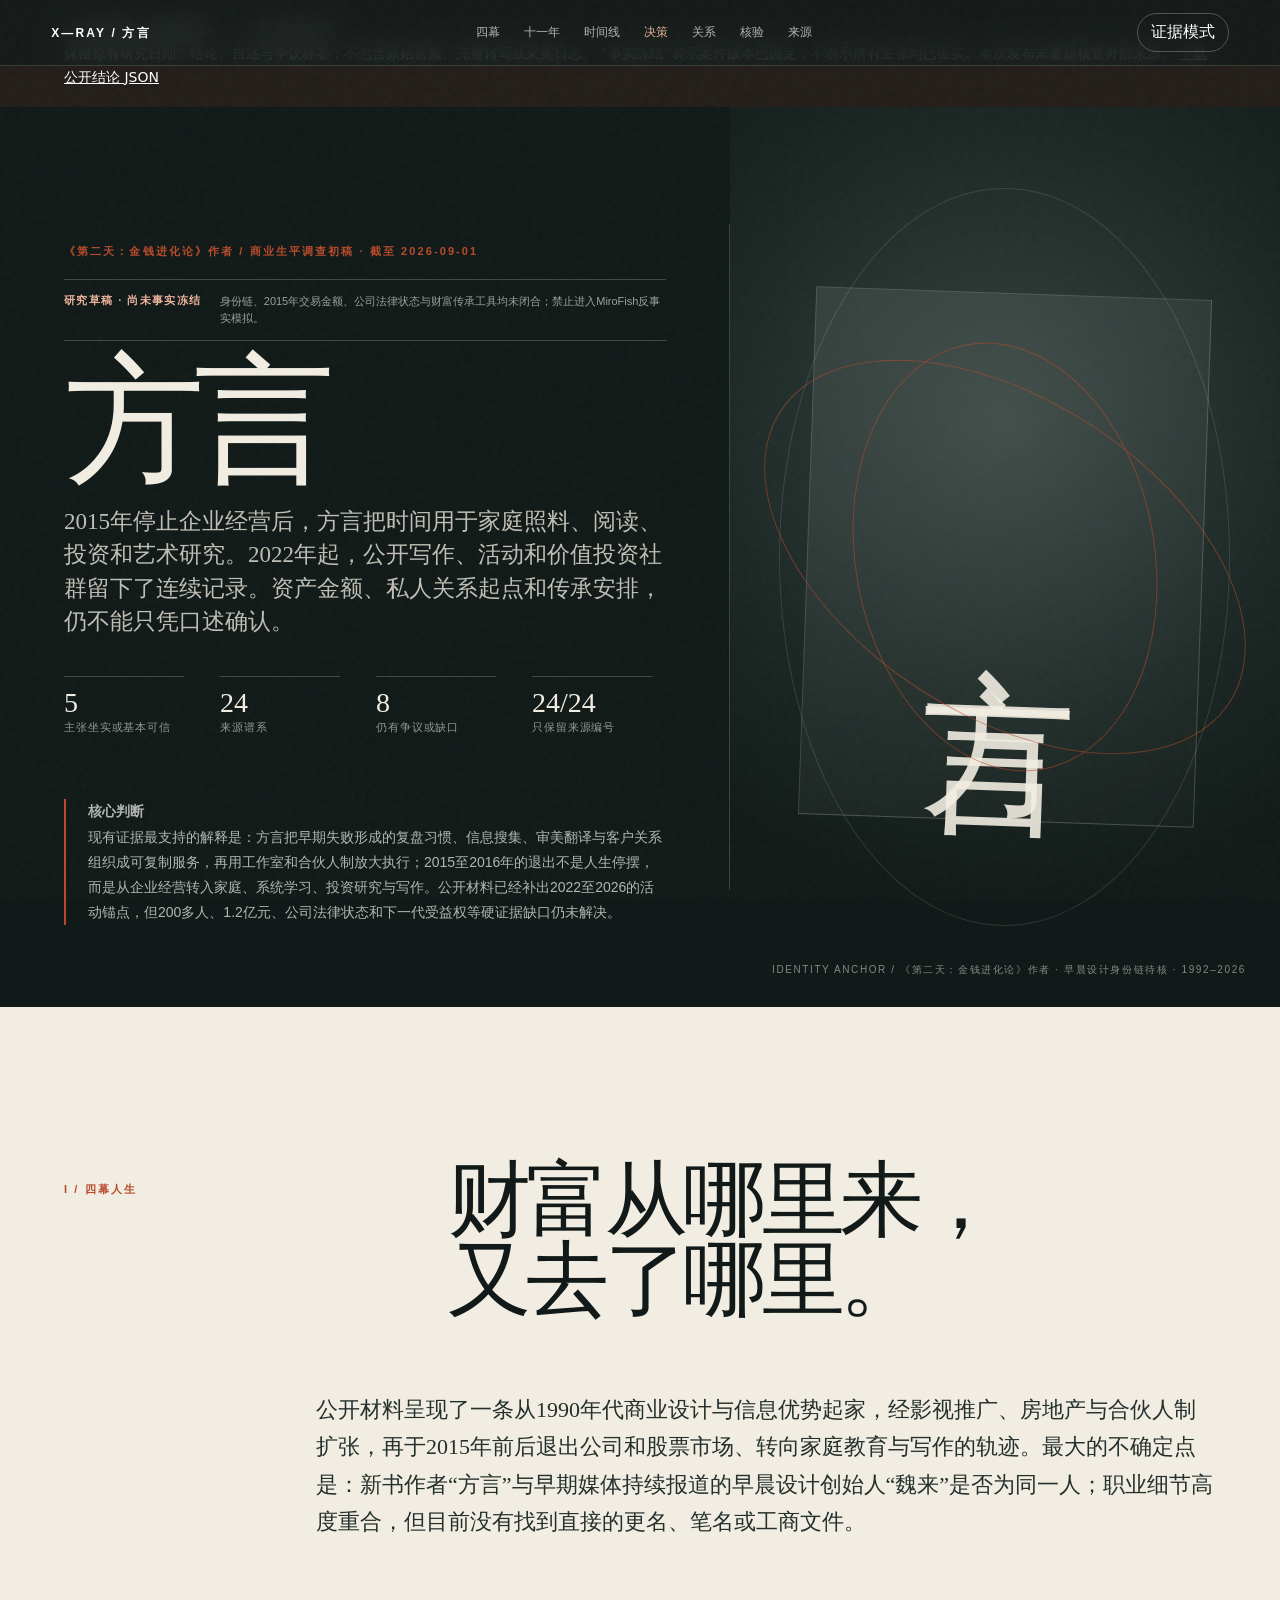
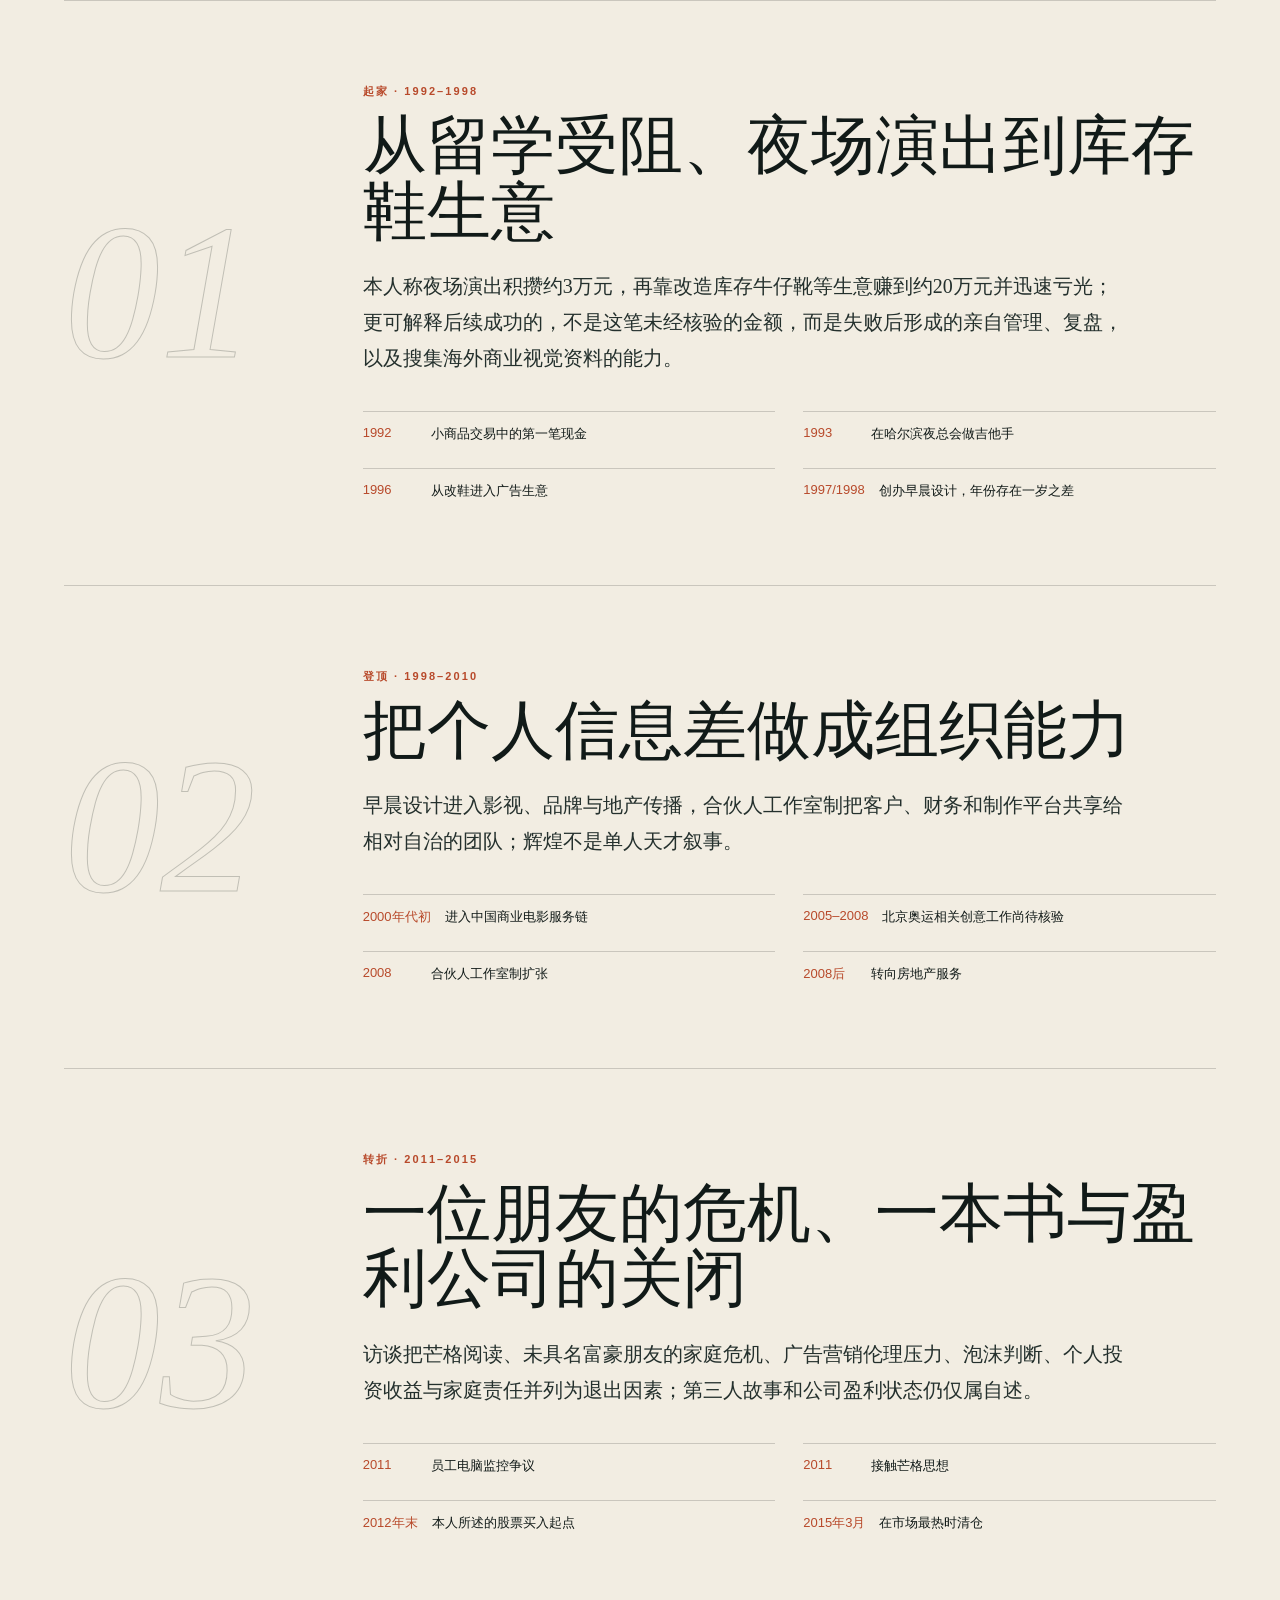
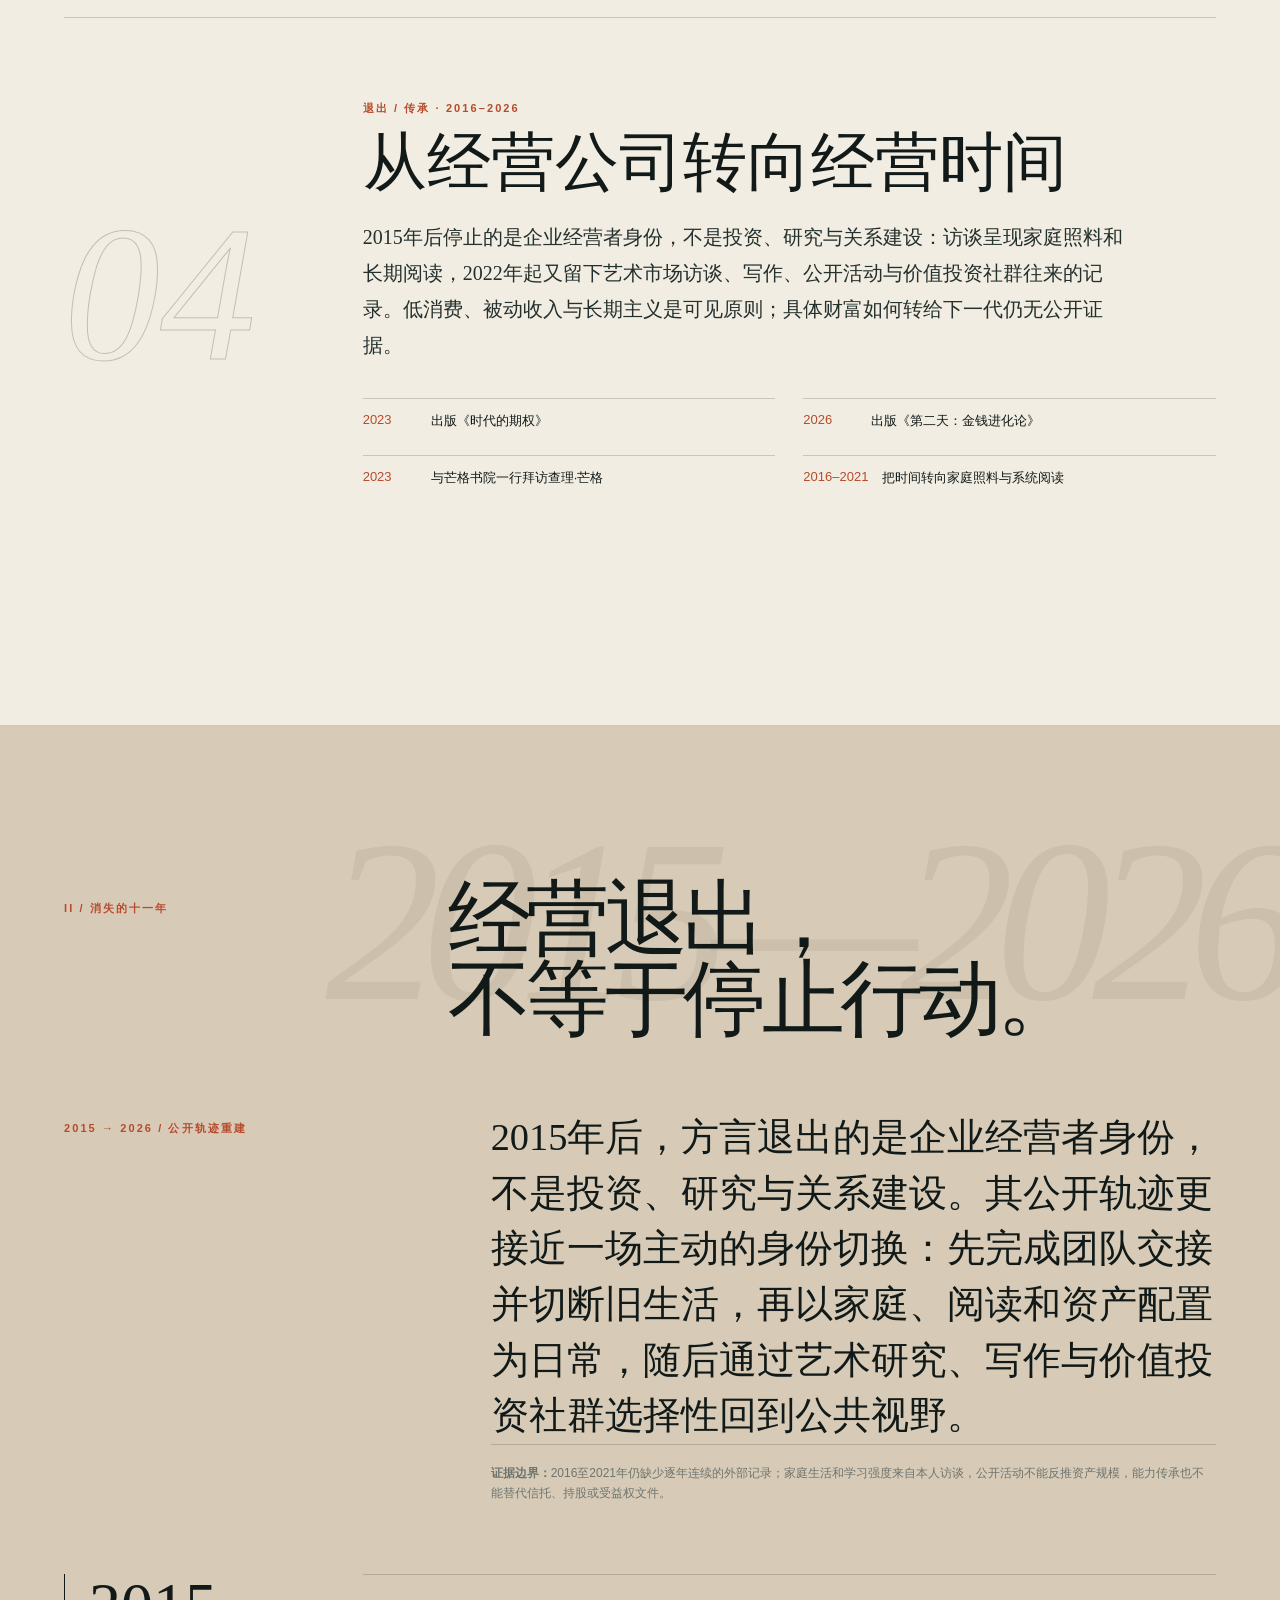
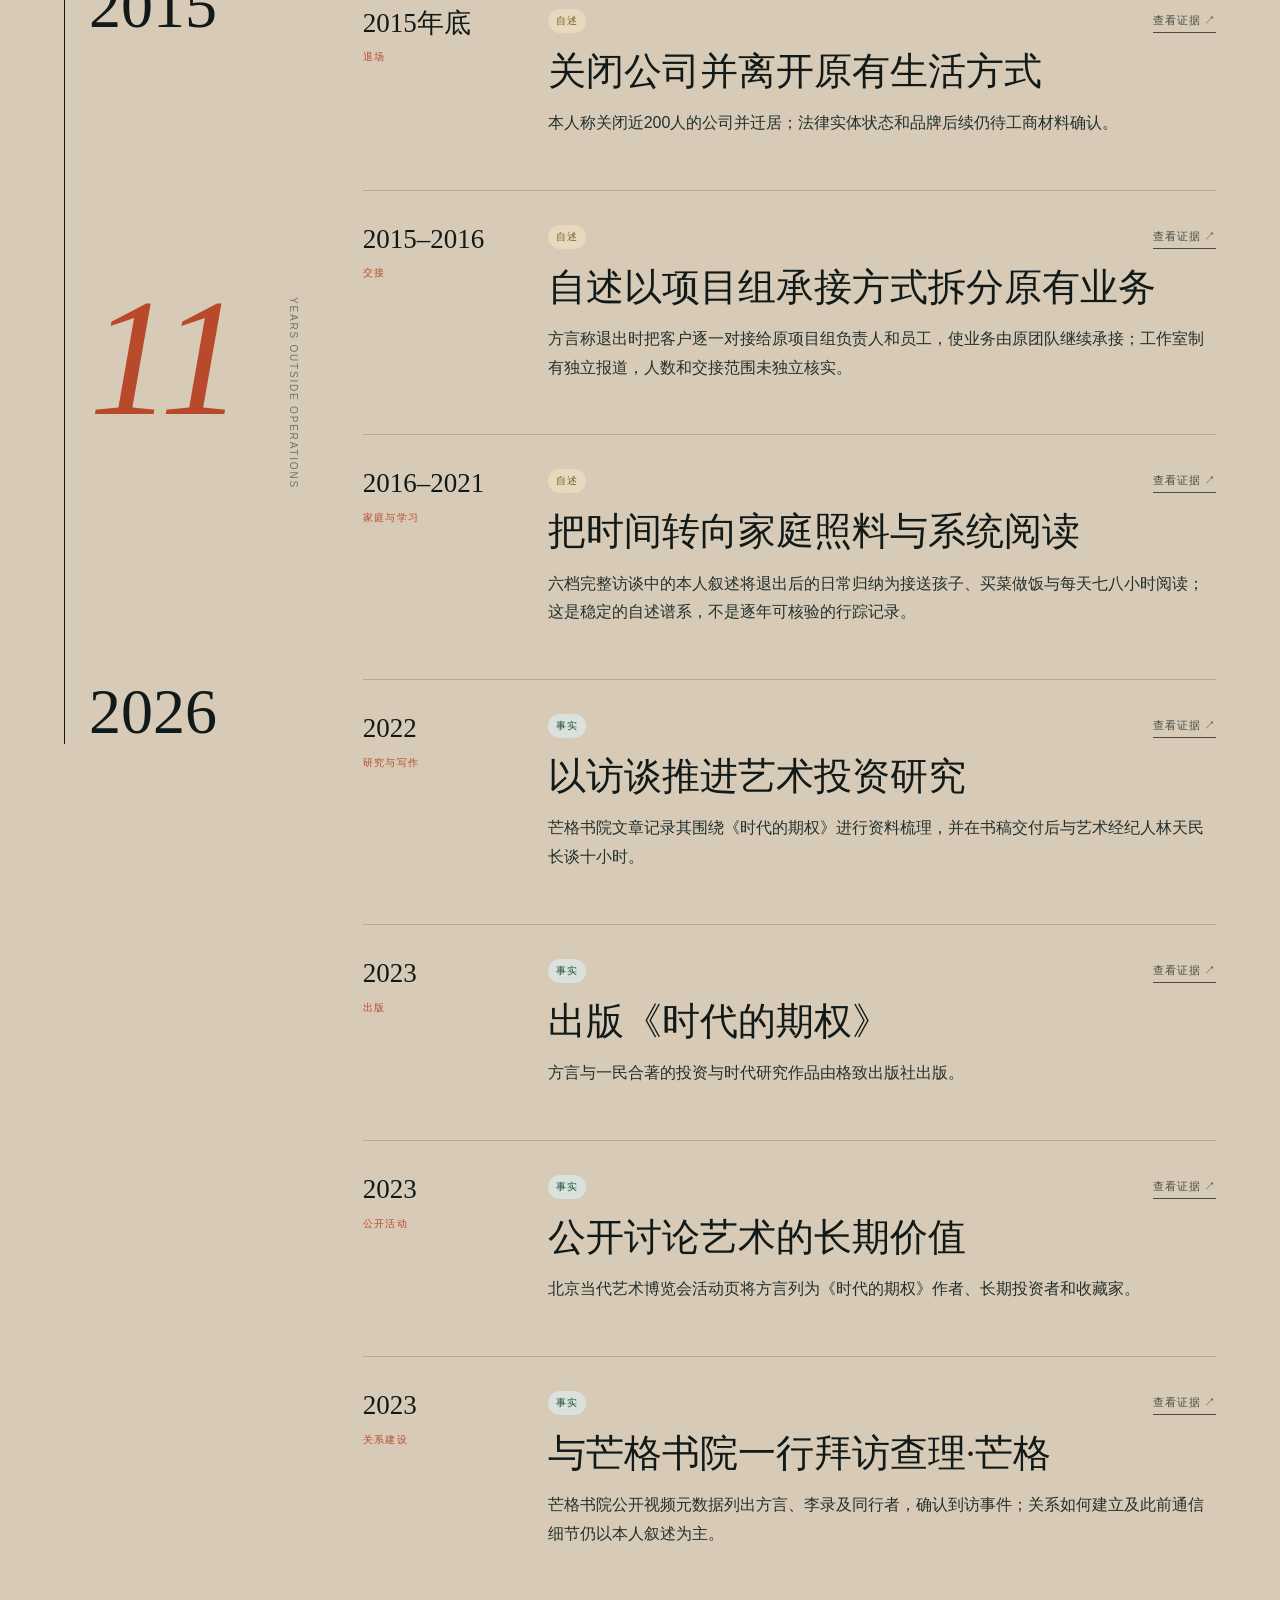
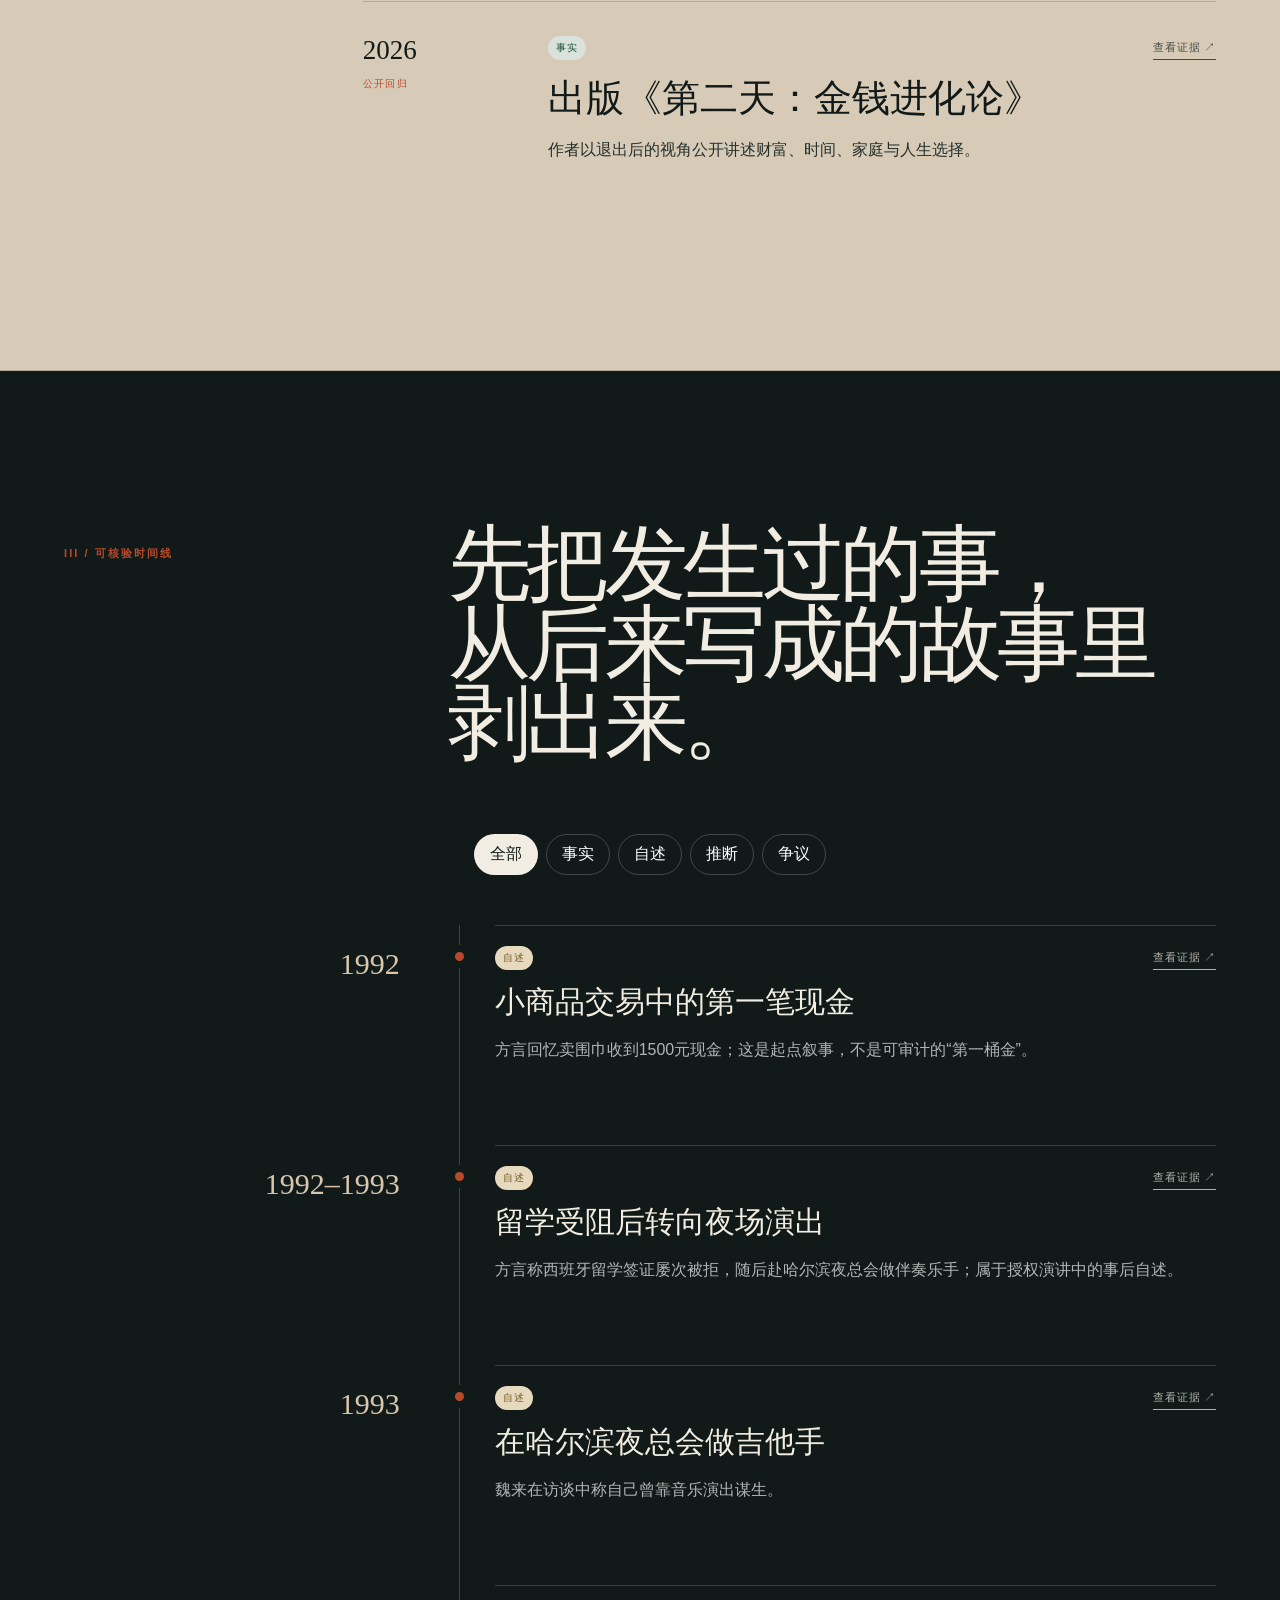
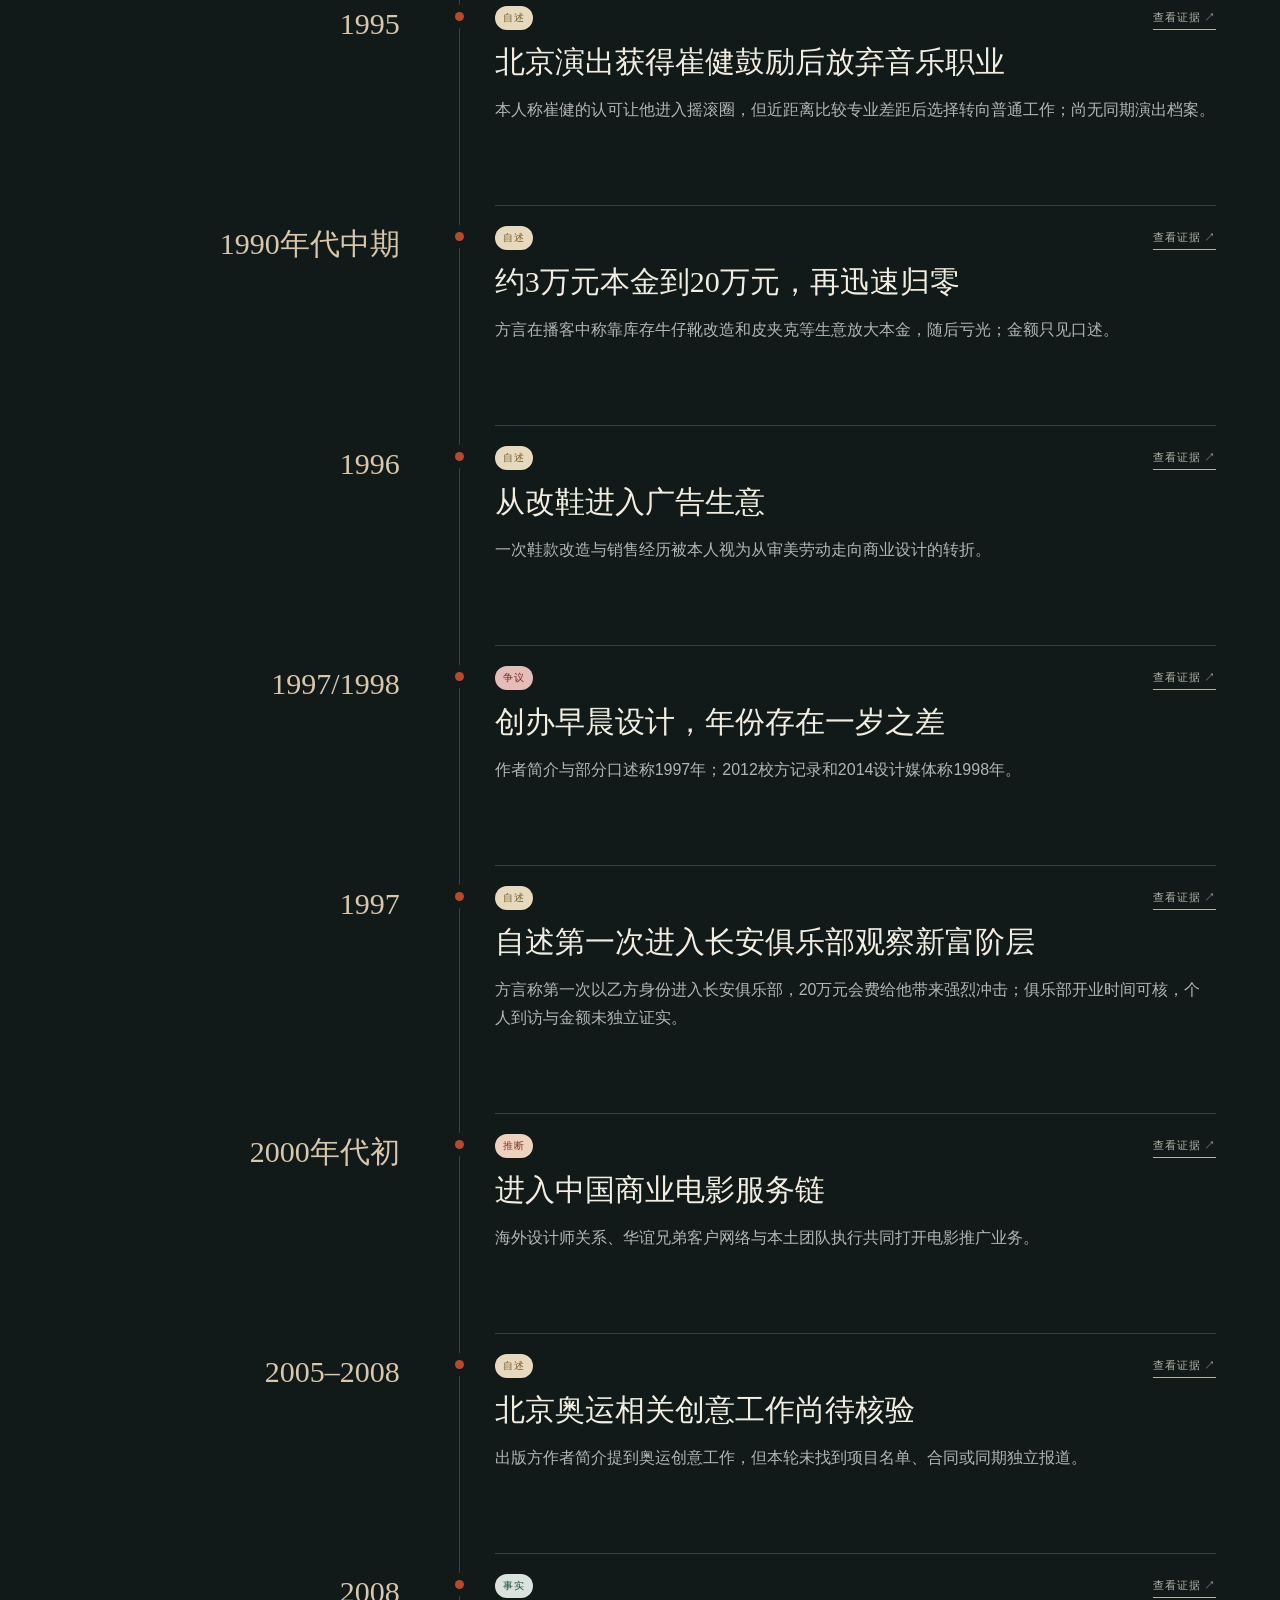
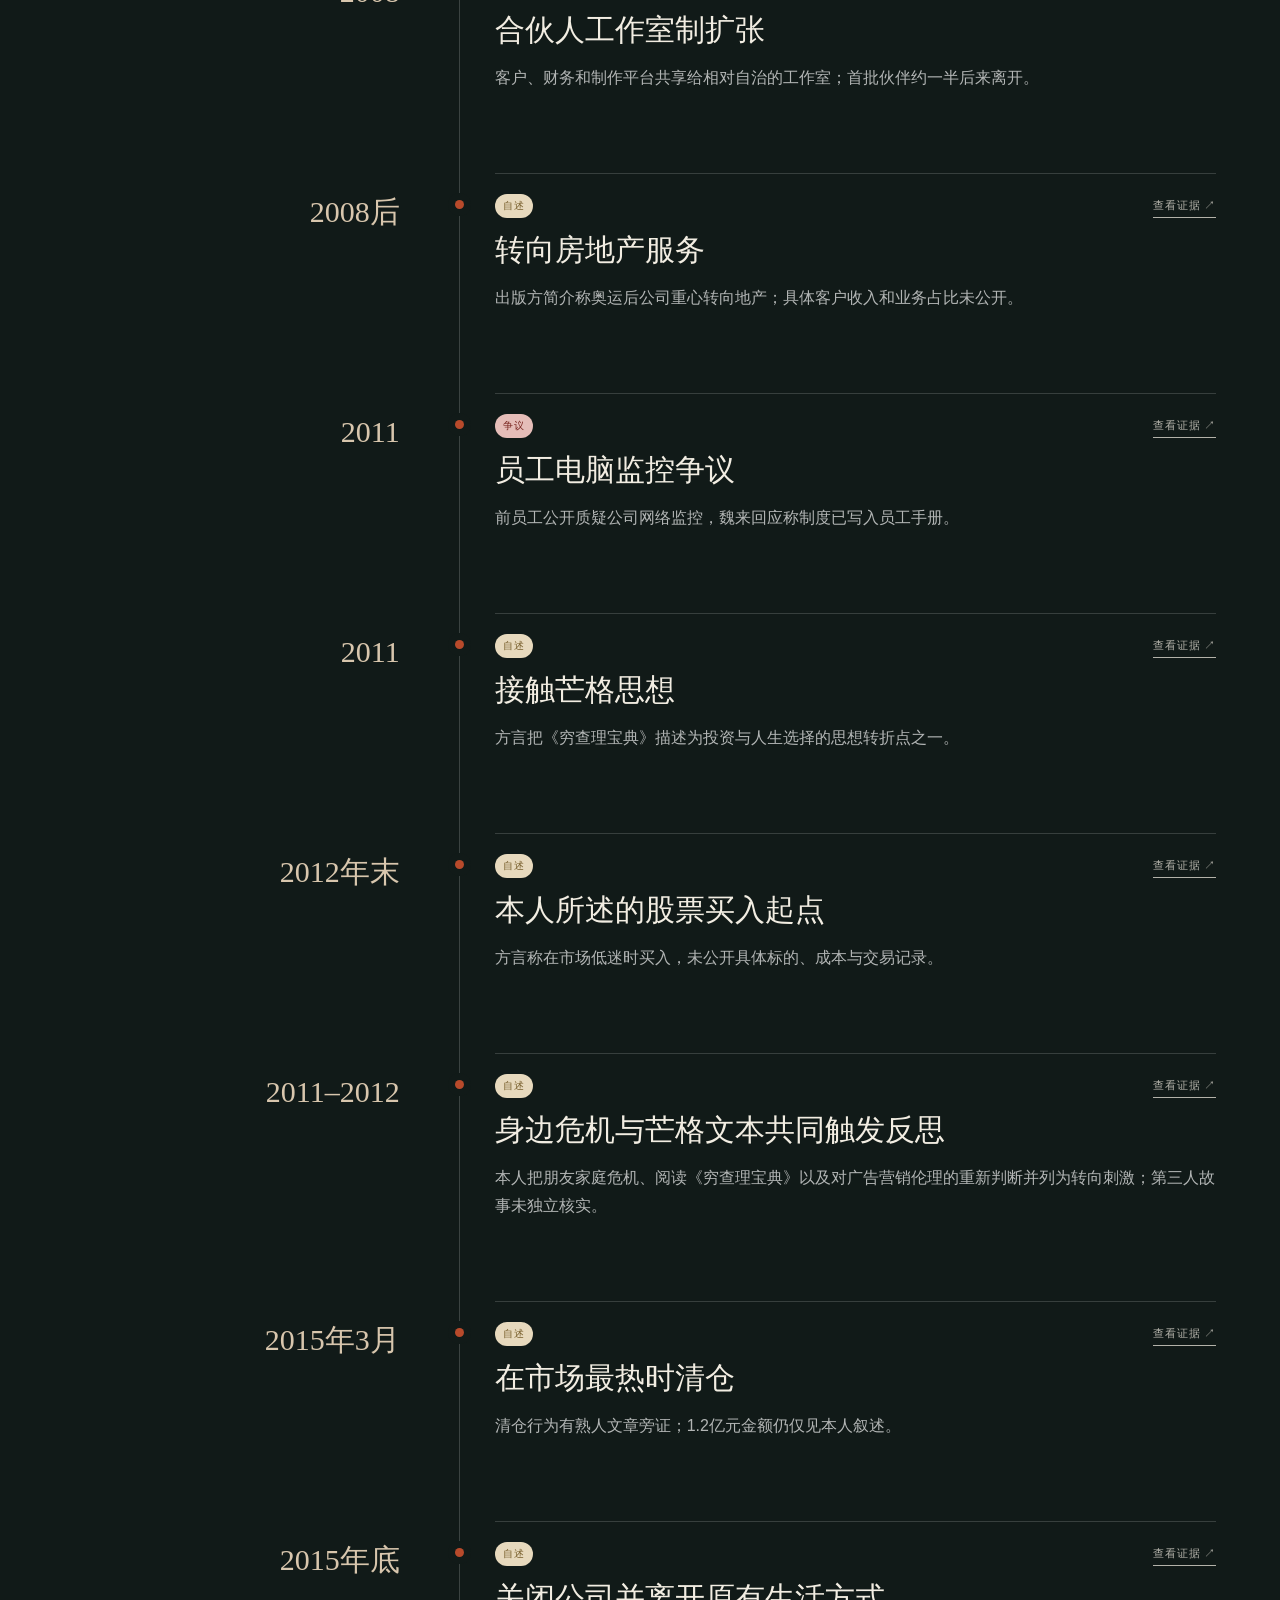
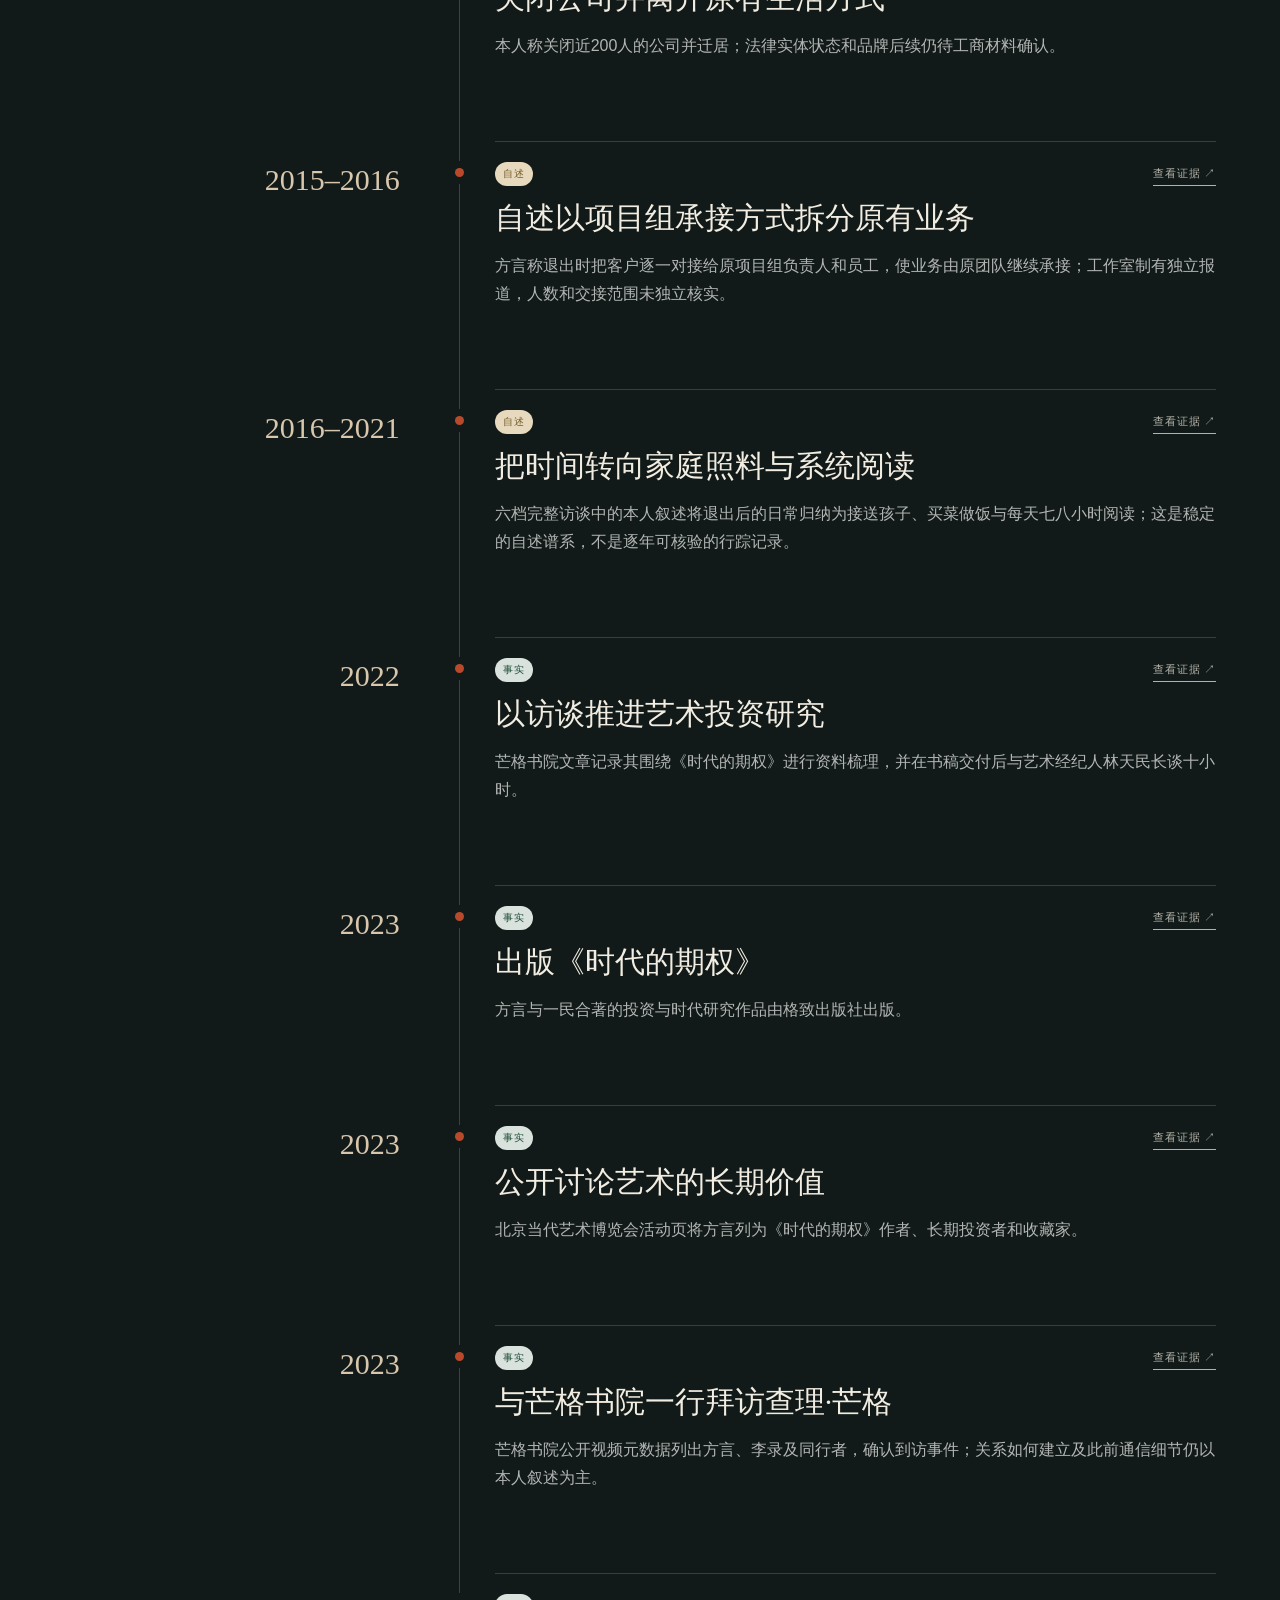
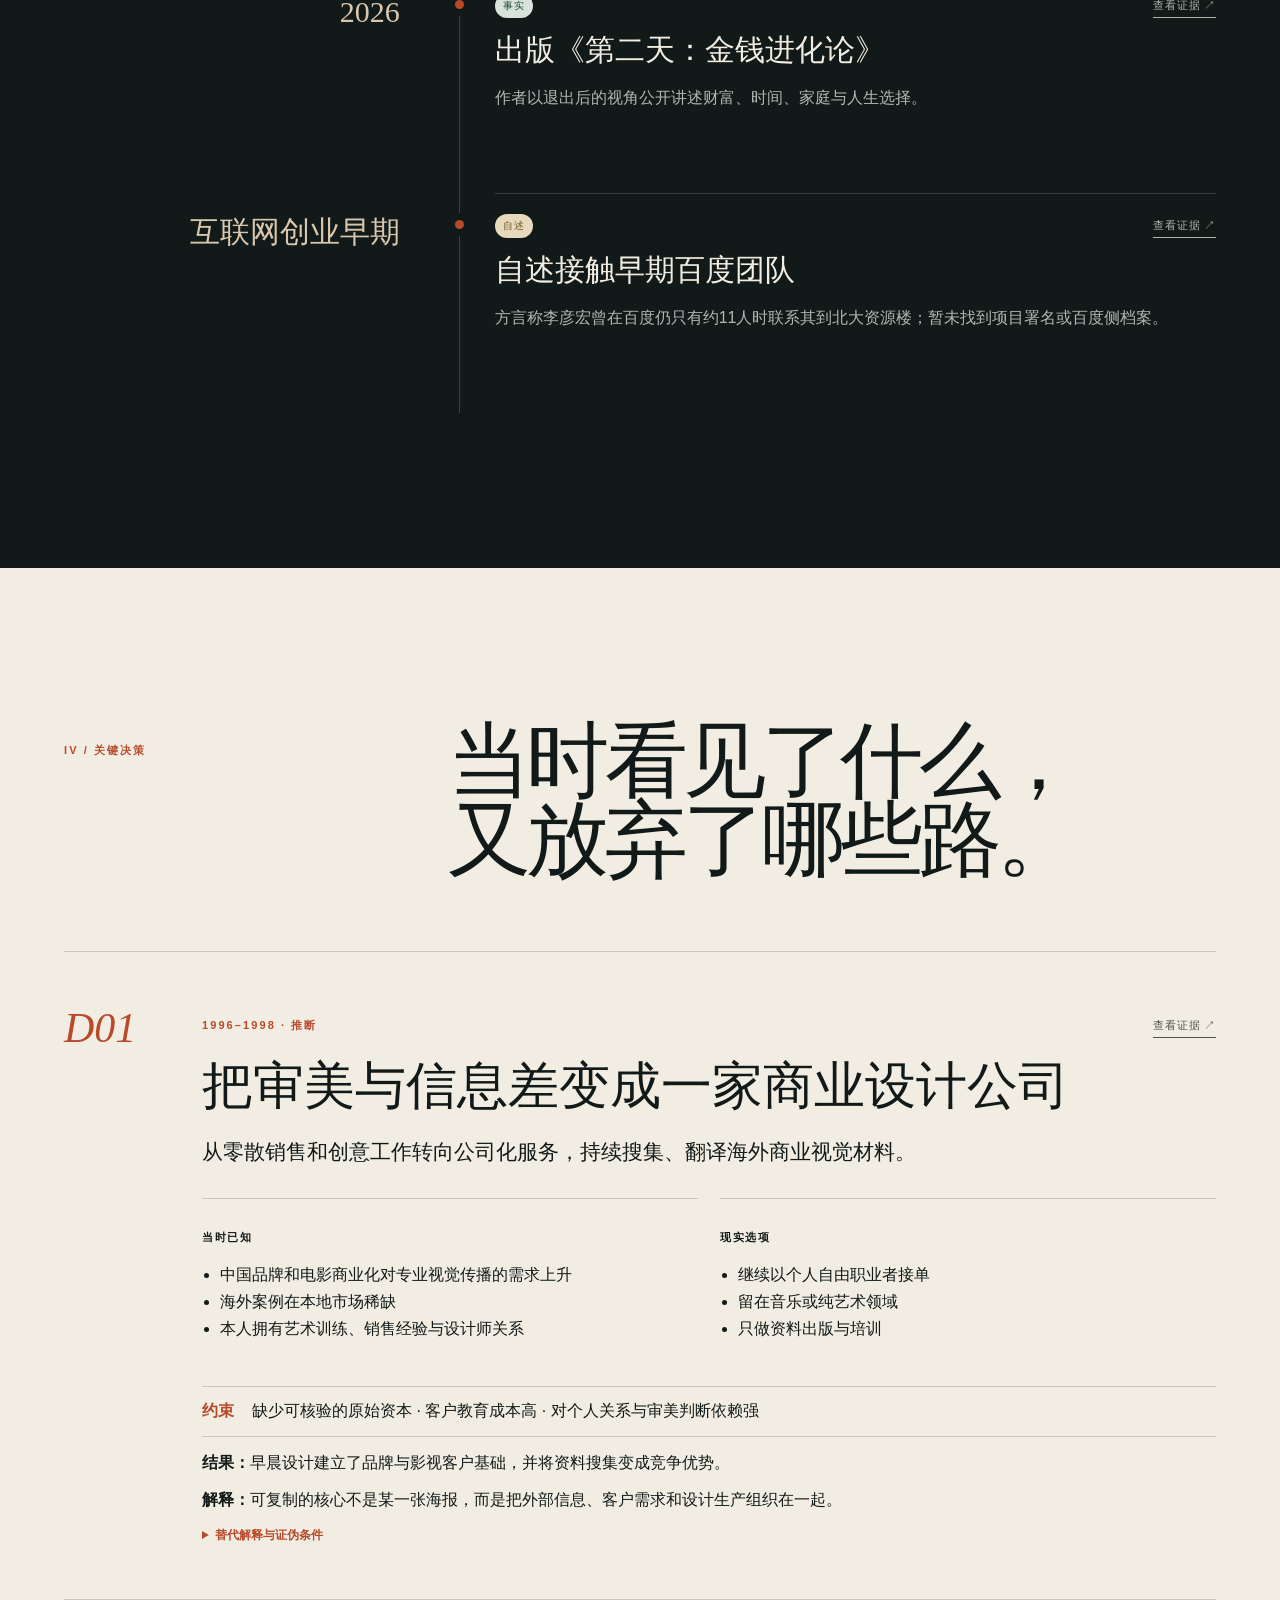
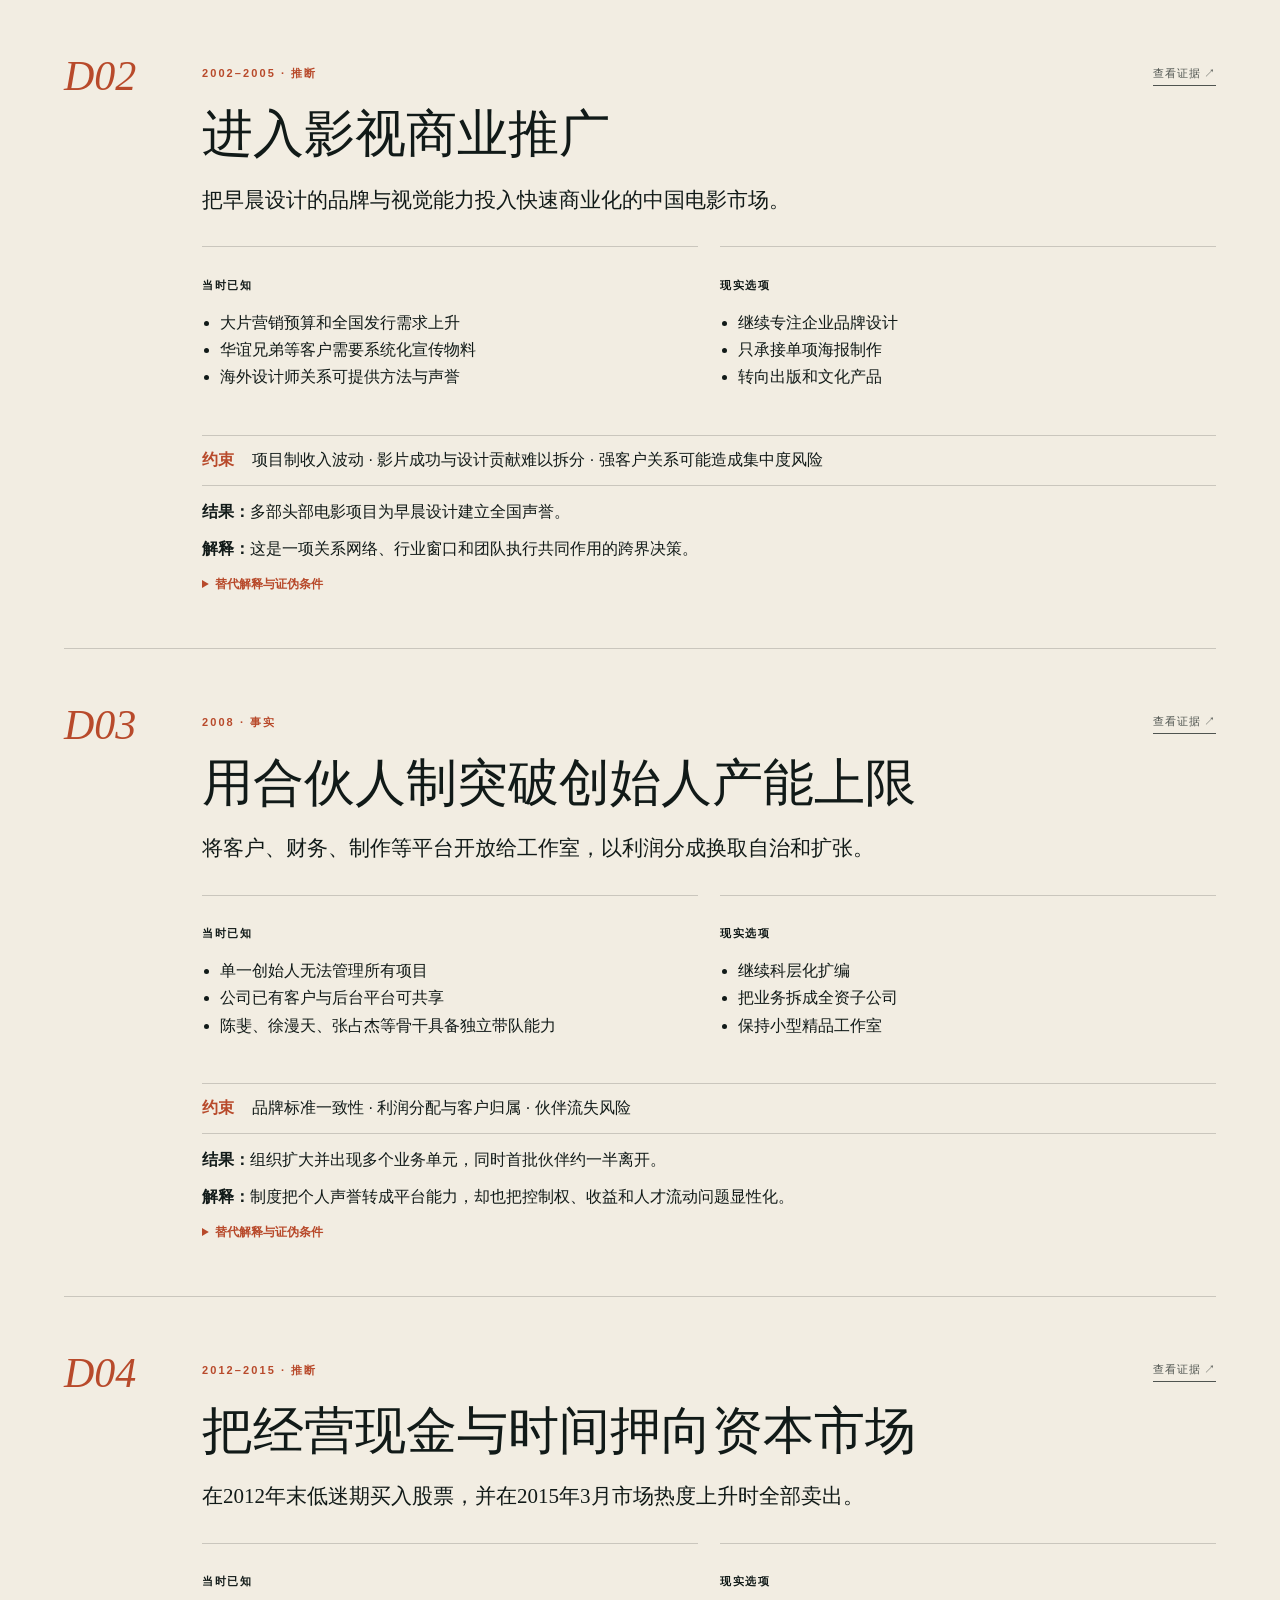
<file: website/cases/fang-yan-money-evolution/index.html>
<!doctype html>
<html lang="zh-CN"><head><meta charset="utf-8"><meta name="viewport" content="width=device-width,initial-scale=1">
<meta name="description" content="2015年停止企业经营后，方言把时间用于家庭照料、阅读、投资和艺术研究。2022年起，公开写作、活动和价值投资社群留下了连续记录。资产金额、私人关系起点和传承安排，仍不能只凭口述确认。"><title>方言：离开企业经营之后 · 商业生平调查</title>
<style>
:root{--ink:#111a18;--ink-2:#24302d;--paper:#f2ede2;--paper-2:#e9e1d2;--rust:#b84a2b;--gold:#b99861;--muted:#6f746e;--line:rgba(17,26,24,.18);--serif:"Songti SC","STSong","Noto Serif CJK SC",Georgia,serif;--sans:-apple-system,BlinkMacSystemFont,"Segoe UI","PingFang SC","Microsoft YaHei",sans-serif}
*{box-sizing:border-box}html{scroll-behavior:smooth}body{margin:0;background:var(--paper);color:var(--ink);font-family:var(--sans);overflow-x:hidden}body:before{content:"";position:fixed;inset:0;pointer-events:none;opacity:.22;z-index:20;background-image:url("data:image/svg+xml,%3Csvg viewBox='0 0 180 180' xmlns='http://www.w3.org/2000/svg'%3E%3Cfilter id='n'%3E%3CfeTurbulence type='fractalNoise' baseFrequency='.9' numOctaves='3' stitchTiles='stitch'/%3E%3C/filter%3E%3Crect width='100%25' height='100%25' filter='url(%23n)' opacity='.12'/%3E%3C/svg%3E")}
a{color:inherit}button{font:inherit}.topbar{position:fixed;inset:0 0 auto;z-index:15;height:66px;display:flex;align-items:center;justify-content:space-between;padding:0 4vw;color:#fff;border-bottom:1px solid rgba(255,255,255,.15);background:rgba(17,26,24,.74);backdrop-filter:blur(14px)}.brand{font:700 12px/1 var(--sans);letter-spacing:.18em}.nav{display:flex;gap:24px}.nav a{font-size:12px;text-decoration:none;opacity:.66;white-space:nowrap;display:flex;align-items:center;min-height:44px}.nav a.active,.nav a:hover{opacity:1;color:#e6b39c}.mode-toggle{border:1px solid rgba(255,255,255,.25);border-radius:999px;background:transparent;color:#fff;padding:8px 13px;cursor:pointer}
.hero{min-height:100svh;background:var(--ink);color:var(--paper);display:grid;grid-template-columns:1.14fr .86fr;position:relative;overflow:hidden}.hero-copy{padding:clamp(104px,14vh,150px) 5vw 68px;display:flex;flex-direction:column;justify-content:space-between;position:relative;z-index:2}.hero-copy:after{content:"";position:absolute;right:0;top:13%;bottom:13%;width:1px;background:rgba(255,255,255,.18)}.eyebrow,.kicker{font-size:11px;text-transform:uppercase;letter-spacing:.19em;font-weight:750;color:var(--rust)}.research-state{display:flex;align-items:flex-start;gap:18px;margin:20px 0 0;padding:13px 0;border-top:1px solid rgba(255,255,255,.2);border-bottom:1px solid rgba(255,255,255,.2);max-width:760px}.research-state strong{font-size:11px;letter-spacing:.13em;text-transform:uppercase;color:#f0b59f;white-space:nowrap}.research-state span{font-size:11px;line-height:1.55;color:rgba(255,255,255,.58)}.hero h1{font:400 clamp(70px,11vw,170px)/.84 var(--serif);letter-spacing:-.08em;margin:22px 0;max-width:860px}.hero-dek{font:400 clamp(18px,1.8vw,28px)/1.45 var(--serif);max-width:760px;color:rgba(242,237,226,.78)}.hero-meta{display:flex;gap:36px;flex-wrap:wrap;margin-top:38px}.hero-meta div{border-top:1px solid rgba(255,255,255,.2);padding-top:12px;min-width:120px}.hero-meta strong{font:400 28px/1 var(--serif);display:block}.hero-meta span{font-size:11px;color:rgba(255,255,255,.55);letter-spacing:.08em}.hero-thesis{margin-top:36px;max-width:680px;border-left:2px solid var(--rust);padding-left:22px;font-size:14px;line-height:1.8;color:rgba(255,255,255,.68)}
.hero-visual{position:relative;display:grid;place-items:center;overflow:hidden;background:radial-gradient(circle at 50% 35%,#35433f 0,#1c2825 45%,#111a18 75%)}.hero-visual:before{content:"";position:absolute;inset:9%;border:1px solid rgba(255,255,255,.12);border-radius:50%}.portrait-image{width:100%;height:100%;object-fit:cover;filter:grayscale(1) contrast(1.08);mix-blend-mode:luminosity;opacity:.82}.portrait-abstract{position:relative;width:min(58vh,72%);aspect-ratio:3/4;border:1px solid rgba(255,255,255,.16);display:grid;place-items:center;transform:rotate(2deg);background:linear-gradient(145deg,rgba(255,255,255,.09),rgba(255,255,255,.01))}.portrait-abstract span{font:400 clamp(84px,12vw,170px)/1 var(--serif);color:rgba(242,237,226,.9);writing-mode:vertical-rl;letter-spacing:.12em}.portrait-abstract i,.portrait-abstract b{position:absolute;border:1px solid rgba(184,74,43,.55);border-radius:50%;inset:9% 12%;transform:rotate(-12deg)}.portrait-abstract b{inset:20% -18%;transform:rotate(31deg)}.visual-caption{position:absolute;bottom:30px;right:34px;font-size:10px;letter-spacing:.16em;color:rgba(255,255,255,.48)}
.section{padding:clamp(90px,12vw,170px) max(5vw,24px);border-bottom:1px solid var(--line)}.section-head{display:grid;grid-template-columns:1fr 2fr;align-items:start;margin-bottom:70px}.section-head h2{font:400 clamp(42px,6.5vw,94px)/.96 var(--serif);letter-spacing:-.055em;margin:0;max-width:1000px}.section-head .kicker{padding-top:10px}.lede{font:400 22px/1.7 var(--serif);max-width:900px;margin:0 0 60px auto;color:var(--ink-2)}
.story{background:var(--paper)}.chapter{display:grid;grid-template-columns:.55fr 2fr;gap:5vw;min-height:52vh;padding:72px 0;border-top:1px solid var(--line);align-items:center}.chapter-number{font:italic 400 clamp(80px,15vw,230px)/1 var(--serif);color:transparent;-webkit-text-stroke:1px rgba(17,26,24,.22)}.chapter-copy h3{font:400 clamp(38px,5vw,76px)/1.02 var(--serif);margin:14px 0 24px;max-width:880px}.chapter-copy>p:not(.kicker){font:400 20px/1.8 var(--serif);max-width:760px;color:var(--ink-2)}.chapter-beats{list-style:none;margin:35px 0 0;padding:0;display:grid;grid-template-columns:repeat(2,minmax(0,1fr));gap:12px 28px}.chapter-beats li{display:flex;gap:14px;padding:13px 0;border-top:1px solid var(--line);font-size:13px}.chapter-beats time{color:var(--rust);min-width:54px}
.post-exit-section{position:relative;overflow:clip;background:#d7cbb7}.post-exit-section:before{content:"2015—2026";position:absolute;right:-.025em;top:.35em;font:italic 400 clamp(90px,18vw,270px)/1 var(--serif);letter-spacing:-.08em;color:rgba(17,26,24,.055);white-space:nowrap}.post-exit-intro{display:grid;grid-template-columns:1fr 2fr;gap:5vw;margin-bottom:70px;position:relative}.post-exit-thesis{font:400 clamp(24px,3vw,42px)/1.45 var(--serif);margin:0;max-width:930px}.post-exit-question{align-self:end;margin:0;padding:18px 0 0;border-top:1px solid var(--line);font-size:12px;line-height:1.7;color:var(--muted)}.post-exit-layout{display:grid;grid-template-columns:minmax(150px,.55fr) 2fr;gap:5vw;position:relative}.post-exit-axis{position:sticky;top:100px;height:calc(100vh - 130px);min-height:540px;display:flex;flex-direction:column;justify-content:space-between;border-left:1px solid var(--ink);padding:0 0 0 24px}.post-exit-axis span{font:400 clamp(36px,5vw,72px)/1 var(--serif)}.post-exit-axis b{font:italic 400 clamp(95px,13vw,190px)/.8 var(--serif);color:var(--rust)}.post-exit-axis small{font-size:10px;letter-spacing:.18em;text-transform:uppercase;color:var(--muted);writing-mode:vertical-rl;position:absolute;right:0;top:42%}.post-exit-event{display:grid;grid-template-columns:150px 1fr;gap:35px;padding:34px 0 52px;border-top:1px solid var(--line)}.post-exit-date strong{display:block;font:400 27px/1.1 var(--serif)}.post-exit-date span{display:block;margin-top:12px;font-size:10px;letter-spacing:.13em;text-transform:uppercase;color:var(--rust)}.post-exit-copy h3{font:400 clamp(28px,3vw,46px)/1.15 var(--serif);margin:16px 0}.post-exit-copy p{max-width:760px;margin:0;color:var(--ink-2);line-height:1.8}
.timeline-section{background:var(--ink);color:var(--paper)}.timeline-section .section-head h2{color:var(--paper)}.filters{display:flex;gap:8px;flex-wrap:wrap;margin:0 0 50px calc(33.333% + 2vw)}.filter{border:1px solid rgba(255,255,255,.2);background:transparent;color:#fff;border-radius:999px;padding:9px 15px;cursor:pointer}.filter.active{background:var(--paper);color:var(--ink)}.timeline-item{display:grid;grid-template-columns:1fr 70px 2fr;max-width:1200px;margin:auto;min-height:180px}.timeline-date{font:400 30px/1 var(--serif);padding:24px 25px 0 0;text-align:right;color:#d8c6ad}.timeline-mark{position:relative;display:flex;justify-content:center}.timeline-mark:before{content:"";width:1px;background:rgba(255,255,255,.18);position:absolute;inset:0 auto}.timeline-mark span{position:relative;margin-top:27px;width:9px;height:9px;border-radius:50%;background:var(--rust);box-shadow:0 0 0 7px var(--ink)}.timeline-copy{padding:20px 0 65px;border-top:1px solid rgba(255,255,255,.16)}.timeline-copy h3{font:400 30px/1.2 var(--serif);margin:14px 0}.timeline-copy p{line-height:1.75;color:rgba(255,255,255,.68);max-width:720px}.item-top{display:flex;align-items:center;justify-content:space-between;gap:18px}.status{display:inline-block;font-size:10px;letter-spacing:.12em;border-radius:999px;padding:5px 8px;background:#d9e2dc;color:#1d4d3a}.status.self_report,.status.self_reported{background:#e7d9bd;color:#765d2a}.status.inference,.status.partial{background:#eed1bf;color:#7b3b26}.status.dispute,.status.contradicted{background:#e5bdb8;color:#78251f}.status.unverified{background:#ddd;color:#555}.status.credible{background:#cfe0d3;color:#265c3b}.evidence-trigger{border:0;border-bottom:1px solid currentColor;background:transparent;color:inherit;padding:4px 0;cursor:pointer;font-size:11px;letter-spacing:.07em;opacity:.72}.evidence-trigger:hover{opacity:1}.no-source{font-size:10px;color:var(--muted)}
.decision{display:grid;grid-template-columns:110px 1fr;gap:28px;border-top:1px solid var(--line);padding:55px 0}.decision-index{font:italic 42px/1 var(--serif);color:var(--rust)}.decision-main h3{font:400 clamp(30px,4vw,58px)/1.08 var(--serif);margin:14px 0}.decision-act{font:400 21px/1.7 var(--serif);max-width:850px}.decision-grid{display:grid;grid-template-columns:1fr 1fr;gap:22px;margin:28px 0}.decision-grid>div{border-top:1px solid var(--line);padding-top:16px}.decision h4,.scenario h4{font-size:11px;letter-spacing:.14em;text-transform:uppercase}.decision ul,.scenario ul{padding-left:18px;line-height:1.7}.constraint{display:flex;gap:18px;padding:14px 0;border-top:1px solid var(--line);border-bottom:1px solid var(--line)}.constraint span{color:var(--rust);font-weight:700}details{margin-top:16px}summary{cursor:pointer;color:var(--rust);font-size:12px;font-weight:700}
.network-section{background:#e3dccf}.network-wrap{display:grid;grid-template-columns:1.6fr .8fr;gap:45px;align-items:start}.network-svg{width:100%;height:auto;min-height:420px}.network-edge{stroke:#6f746e;stroke-width:1.5;opacity:.6;marker-end:url(#arrow)}.network-edge.inference{stroke:var(--rust);stroke-dasharray:7 5}.network-edge.dispute{stroke:#8b3026;stroke-dasharray:2 5}#arrow path{fill:#6f746e}.network-node{cursor:pointer}.network-node circle{fill:var(--paper);stroke:#596560;stroke-width:1.5;transition:.2s}.network-node text{font:600 12px var(--sans);fill:var(--ink);pointer-events:none}.network-node.type-person circle{fill:var(--ink)}.network-node.type-person text{fill:var(--paper)}.network-node.active circle{stroke:var(--rust);stroke-width:5}.network-edge.dim{opacity:.08}.relationship-list{list-style:none;padding:0;margin:20px 0}.relationship-list li{display:grid;grid-template-columns:1fr auto 1fr;gap:8px;padding:17px 0;border-top:1px solid var(--line);align-items:center;font-size:12px}.relationship-list b{color:var(--rust);font-size:10px;text-transform:uppercase}.relationship-list small{grid-column:1/3;color:var(--muted)}.relationship-list .evidence-trigger{justify-self:end}
.wealth-grid{display:grid;grid-template-columns:repeat(3,1fr);gap:1px;background:var(--line);border:1px solid var(--line)}.wealth-stage{background:var(--paper);padding:34px;min-height:290px;display:flex;flex-direction:column}.wealth-stage h3{font:400 30px/1.15 var(--serif);margin:15px 0}.wealth-stage p:not(.kicker){line-height:1.7;color:var(--muted)}.wealth-stage .item-top{margin-top:auto}.wealth-mechanism{font-size:11px;color:var(--rust);font-weight:700}.transfer-list{list-style:none;margin:65px 0 0;padding:0}.transfer-list li{display:flex;justify-content:space-between;gap:30px;padding:25px 0;border-top:1px solid var(--line)}.transfer-list span{font-size:11px;color:var(--rust)}.transfer-list h4{font:400 25px/1.2 var(--serif);margin:5px 0}
.context-grid{display:grid;grid-template-columns:repeat(2,1fr);gap:0 60px}.context-line{padding:35px 0;border-top:1px solid var(--line)}.context-line h3{font:400 28px/1.2 var(--serif)}.context-line p{line-height:1.7;color:var(--muted)}
.interviews-section{background:#ded4c3}.oral-audit{display:grid;grid-template-columns:1.15fr 1fr;gap:50px;padding:34px 0;margin:0 0 54px;border-top:1px solid var(--line);border-bottom:1px solid var(--line)}.oral-audit-lead h3{font:400 clamp(28px,3vw,46px)/1.15 var(--serif);margin:12px 0}.oral-audit-lead>p:last-child{color:var(--muted);font-size:12px;line-height:1.7}.oral-audit dl{display:grid;grid-template-columns:repeat(5,1fr);gap:16px;margin:0;align-self:center}.oral-audit dl div{border-left:1px solid var(--line);padding-left:12px}.oral-audit dt{font:400 clamp(25px,3vw,42px)/1 var(--serif)}.oral-audit dd{margin:7px 0 0;font-size:10px;color:var(--muted);letter-spacing:.08em}.interview-grid{display:grid;grid-template-columns:repeat(2,minmax(0,1fr));gap:1px;background:var(--line);border:1px solid var(--line);margin-bottom:70px}.interview-card{background:var(--paper);padding:30px;display:flex;flex-direction:column;min-height:290px}.interview-card h3{font:400 27px/1.25 var(--serif);margin:16px 0}.interview-card>p{color:var(--muted)}.interview-card code{font-size:10px;border:1px solid var(--line);border-radius:999px;padding:3px 6px;color:var(--rust)}.interview-card audio{width:100%;margin:22px 0 16px}.interview-card>small{display:block;margin-top:auto;color:var(--muted);line-height:1.5;overflow-wrap:anywhere}.oral-disclosure{display:grid;grid-template-columns:110px 1fr 90px;gap:30px;padding:30px 0;border-top:1px solid var(--line);align-items:start}.oral-time strong{font:400 25px/1 var(--serif);display:block;margin-bottom:12px}.oral-disclosure h3{font:400 27px/1.3 var(--serif);margin:9px 0}.oral-disclosure p{line-height:1.7}.oral-disclosure small{display:block;color:var(--muted);line-height:1.6;margin-top:7px}.verification-line code{font-size:9px;color:var(--rust);overflow-wrap:anywhere}.verification-line.pending{color:#8b3026}.oral-disclosure .evidence-trigger{justify-self:end}
.claims-section{background:#f7f3ea}.claim-row{display:grid;grid-template-columns:150px 1fr 120px;gap:35px;padding:32px 0;border-top:1px solid var(--line);align-items:start}.claim-row h3{font:400 23px/1.4 var(--serif);margin:0 0 10px}.claim-row p{color:var(--muted);line-height:1.6}.claim-row small{display:block;margin-top:8px;color:var(--muted)}.claim-row .citation-state{color:var(--rust);font-weight:700}.claim-proof{text-align:right}.claim-proof strong{display:block;font:400 38px/1 var(--serif)}.claim-proof span{display:block;font-size:10px;color:var(--muted);margin:5px 0 15px}
.gaps{background:var(--ink);color:var(--paper)}.gap{padding:27px 0;border-top:1px solid rgba(255,255,255,.18)}.gap summary{display:flex;align-items:flex-start;gap:20px;color:var(--paper);font:400 25px/1.3 var(--serif);list-style:none}.gap summary::-webkit-details-marker{display:none}.gap-mark{font:italic 64px/1 var(--serif);color:var(--rust);min-width:70px}.gap-body{padding:18px 0 0 90px;max-width:900px}.gap p,.gap small{color:rgba(255,255,255,.6);line-height:1.7}.gap-body strong{color:var(--paper)}.gap-claims{border-top:1px solid rgba(255,255,255,.18);padding-top:12px}
.simulation-section{background:#522a22;color:#f5e8d6}.scenario{border:1px solid rgba(255,255,255,.25);padding:42px;max-width:920px;margin-left:auto}.scenario-tag{font:700 10px/1 var(--sans);letter-spacing:.18em;color:#f1a07d}.scenario h3{font:400 36px/1.2 var(--serif)}.scenario small{color:rgba(255,255,255,.6)}
.sources-section{padding-bottom:130px}.source-list{list-style:none;padding:0;margin:0}.source-list li{display:grid;grid-template-columns:80px 1fr;gap:20px;padding:18px 0;border-top:1px solid var(--line)}.source-list>li>span{font:400 17px var(--serif);color:var(--rust)}.source-detail summary{display:flex;justify-content:space-between;gap:18px;align-items:baseline;font:600 14px/1.4 var(--sans);cursor:pointer}.source-detail summary::-webkit-details-marker{color:var(--rust)}.source-citation-state{font-size:10px;color:var(--rust);font-weight:500;white-space:nowrap}.source-list a{display:inline-block;margin-top:12px;font:600 12px/1.4 var(--sans);text-decoration-thickness:1px;text-underline-offset:3px;color:var(--rust)}.source-list small{display:block;color:var(--muted);margin-top:9px;line-height:1.55}.source-list blockquote{margin:15px 0;padding:13px 17px;border-left:2px solid var(--rust);background:var(--paper-2);font:400 15px/1.7 var(--serif)}.citation-note{margin:15px 0;color:var(--muted);font-size:12px;line-height:1.7}.footer{background:var(--ink);color:rgba(255,255,255,.58);padding:35px 5vw;display:flex;justify-content:space-between;gap:20px;font-size:11px}
.drawer{position:fixed;inset:0;z-index:30;display:none}.drawer.open{display:block}.drawer-backdrop{position:absolute;inset:0;background:rgba(0,0,0,.56)}.drawer-panel{position:absolute;right:0;top:0;bottom:0;width:min(590px,100%);background:var(--paper);padding:28px clamp(22px,5vw,58px);overflow:auto;box-shadow:-20px 0 80px rgba(0,0,0,.3);animation:slide .24s ease-out}@keyframes slide{from{transform:translateX(35px);opacity:0}}.drawer-close{border:1px solid var(--line);background:transparent;border-radius:50%;width:42px;height:42px;float:right;cursor:pointer}.drawer h2{font:400 43px/1.05 var(--serif);margin:55px 0 25px}.drawer-source{padding:25px 0;border-top:1px solid var(--line)}.drawer-source h3{font:400 22px/1.3 var(--serif)}.drawer-source blockquote{margin:16px 0;padding:15px 18px;border-left:2px solid var(--rust);background:var(--paper-2);font:400 15px/1.7 var(--serif)}.drawer-source small{display:block;color:var(--muted);line-height:1.6}.drawer-source a{display:inline-block;margin-top:12px;color:var(--rust);font-size:12px}.empty-state{padding:45px;border:1px dashed var(--line);color:var(--muted)}
.evidence-mode .evidence-trigger{background:var(--rust);color:white;border:0;padding:7px 10px;border-radius:2px;opacity:1}.reveal{opacity:0;transform:translateY(22px);transition:opacity .65s ease,transform .65s ease}.reveal.visible{opacity:1;transform:none}
@media(max-width:850px){.topbar{padding:0 18px}.nav{max-width:58vw;overflow:auto;gap:17px}.mode-toggle{display:none}.evidence-trigger,.filter{min-height:44px}.hero{grid-template-columns:1fr;min-height:auto}.hero-copy{min-height:78svh;padding:96px 22px 48px}.hero-copy:after{display:none}.research-state{display:block}.research-state span{display:block;margin-top:7px}.hero h1{font-size:25vw}.hero-visual{height:62svh}.section{padding:85px 22px}.section-head{grid-template-columns:1fr;gap:24px;margin-bottom:48px}.section-head h2{font-size:13vw}.chapter{grid-template-columns:74px 1fr;gap:18px;min-height:0;padding:50px 0;align-items:start}.chapter-number{font-size:62px}.chapter-beats{grid-template-columns:1fr}.post-exit-intro,.post-exit-layout{grid-template-columns:1fr}.post-exit-axis{position:relative;top:auto;height:auto;min-height:0;flex-direction:row;align-items:end;padding:18px 0 0;border-left:0;border-top:1px solid var(--ink)}.post-exit-axis b{font-size:92px}.post-exit-axis small{position:static;writing-mode:horizontal-tb;align-self:center}.post-exit-event{grid-template-columns:92px 1fr;gap:20px}.post-exit-date strong{font-size:20px}.timeline-item{grid-template-columns:70px 28px 1fr}.timeline-date{font-size:16px;padding-right:8px}.filters{margin-left:0}.decision{grid-template-columns:1fr}.decision-grid,.context-grid,.interview-grid,.oral-audit{grid-template-columns:1fr}.oral-audit{gap:24px}.oral-audit dl{grid-template-columns:repeat(3,1fr);row-gap:20px}.oral-disclosure{grid-template-columns:1fr}.oral-disclosure .evidence-trigger{justify-self:start}.network-wrap{grid-template-columns:1fr}.network-svg{min-height:260px}.wealth-grid{grid-template-columns:1fr}.claim-row{grid-template-columns:1fr}.claim-proof{text-align:left;display:flex;gap:10px;align-items:center}.claim-proof strong{font-size:28px}.relationship-list li{grid-template-columns:1fr auto 1fr}.gap summary{font-size:21px}.gap-body{padding-left:0}.source-detail summary{display:block}.source-citation-state{display:block;margin-top:7px}.footer{flex-direction:column}}
@media(prefers-reduced-motion:reduce){html{scroll-behavior:auto}.reveal{opacity:1;transform:none;transition:none}.drawer-panel{animation:none}}
</style><style>.reveal{opacity:1;transform:none}html{scroll-behavior:smooth}@media(prefers-reduced-motion:reduce){*{animation:none!important;transition:none!important}html{scroll-behavior:auto}}</style></head><body><div class="publication-note" style="padding:18px 5%;background:#231e19;color:#fff;font:14px/1.7 system-ui">
<a href="../../index.html#cases" style="color:#fff">← 穷原竟委 · 返回案例</a>　／　公开研究结果<br>
保留原有研究日期、结论、自述与争议标签；不包含原始音频、完整转写或采集日志。
“事实冻结”表示案件版本已固定，不表示所有主张均已证实。本次发布未重新核查外部来源。
<a href="results.json" style="color:#fff">下载公开结论 JSON</a></div>
<header class="topbar"><div class="brand">X—RAY / 方言</div><nav class="nav"><a href="#story">四幕</a><a href="#post-exit">十一年</a><a href="#timeline">时间线</a><a href="#decisions">决策</a><a href="#network">关系</a><a href="#claims">核验</a><a href="#sources">来源</a></nav><button class="mode-toggle" type="button">证据模式</button></header>
<main>
<section class="hero" id="top"><div class="hero-copy"><div><p class="eyebrow">《第二天：金钱进化论》作者 / 商业生平调查初稿 · 截至 2026-09-01</p><div class="research-state"><strong>研究草稿 · 尚未事实冻结</strong><span>身份链、2015年交易金额、公司法律状态与财富传承工具均未闭合；禁止进入MiroFish反事实模拟。</span></div><h1>方言</h1><p class="hero-dek">2015年停止企业经营后，方言把时间用于家庭照料、阅读、投资和艺术研究。2022年起，公开写作、活动和价值投资社群留下了连续记录。资产金额、私人关系起点和传承安排，仍不能只凭口述确认。</p>
<div class="hero-meta"><div><strong>5</strong><span>主张坐实或基本可信</span></div><div><strong>24</strong><span>来源谱系</span></div><div><strong>8</strong><span>仍有争议或缺口</span></div><div><strong>24/24</strong><span>只保留来源编号</span></div></div></div>
<p class="hero-thesis"><strong>核心判断</strong><br>现有证据最支持的解释是：方言把早期失败形成的复盘习惯、信息搜集、审美翻译与客户关系组织成可复制服务，再用工作室和合伙人制放大执行；2015至2016年的退出不是人生停摆，而是从企业经营转入家庭、系统学习、投资研究与写作。公开材料已经补出2022至2026的活动锚点，但200多人、1.2亿元、公司法律状态和下一代受益权等硬证据缺口仍未解决。</p></div><div class="hero-visual"><div class="portrait-abstract" aria-hidden="true"><span>方言</span><i></i><b></b></div><span class="visual-caption">IDENTITY ANCHOR / 《第二天：金钱进化论》作者 · 早晨设计身份链待核 · 1992–2026</span></div></section>
<section class="section story" id="story"><div class="section-head"><p class="kicker">I / 四幕人生</p><h2>财富从哪里来，<br>又去了哪里。</h2></div><p class="lede">公开材料呈现了一条从1990年代商业设计与信息优势起家，经影视推广、房地产与合伙人制扩张，再于2015年前后退出公司和股票市场、转向家庭教育与写作的轨迹。最大的不确定点是：新书作者“方言”与早期媒体持续报道的早晨设计创始人“魏来”是否为同一人；职业细节高度重合，但目前没有找到直接的更名、笔名或工商文件。</p><article class="chapter reveal" id="chapter-origins"><div class="chapter-number">01</div><div class="chapter-copy"><p class="kicker">起家 · 1992–1998</p><h3>从留学受阻、夜场演出到库存鞋生意</h3><p>本人称夜场演出积攒约3万元，再靠改造库存牛仔靴等生意赚到约20万元并迅速亏光；更可解释后续成功的，不是这笔未经核验的金额，而是失败后形成的亲自管理、复盘，以及搜集海外商业视觉资料的能力。</p><ol class="chapter-beats"><li><time>1992</time><span>小商品交易中的第一笔现金</span></li><li><time>1993</time><span>在哈尔滨夜总会做吉他手</span></li><li><time>1996</time><span>从改鞋进入广告生意</span></li><li><time>1997/1998</time><span>创办早晨设计，年份存在一岁之差</span></li></ol></div></article><article class="chapter reveal" id="chapter-ascent"><div class="chapter-number">02</div><div class="chapter-copy"><p class="kicker">登顶 · 1998–2010</p><h3>把个人信息差做成组织能力</h3><p>早晨设计进入影视、品牌与地产传播，合伙人工作室制把客户、财务和制作平台共享给相对自治的团队；辉煌不是单人天才叙事。</p><ol class="chapter-beats"><li><time>2000年代初</time><span>进入中国商业电影服务链</span></li><li><time>2005–2008</time><span>北京奥运相关创意工作尚待核验</span></li><li><time>2008</time><span>合伙人工作室制扩张</span></li><li><time>2008后</time><span>转向房地产服务</span></li></ol></div></article><article class="chapter reveal" id="chapter-turning-point"><div class="chapter-number">03</div><div class="chapter-copy"><p class="kicker">转折 · 2011–2015</p><h3>一位朋友的危机、一本书与盈利公司的关闭</h3><p>访谈把芒格阅读、未具名富豪朋友的家庭危机、广告营销伦理压力、泡沫判断、个人投资收益与家庭责任并列为退出因素；第三人故事和公司盈利状态仍仅属自述。</p><ol class="chapter-beats"><li><time>2011</time><span>员工电脑监控争议</span></li><li><time>2011</time><span>接触芒格思想</span></li><li><time>2012年末</time><span>本人所述的股票买入起点</span></li><li><time>2015年3月</time><span>在市场最热时清仓</span></li></ol></div></article><article class="chapter reveal" id="chapter-legacy"><div class="chapter-number">04</div><div class="chapter-copy"><p class="kicker">退出 / 传承 · 2016–2026</p><h3>从经营公司转向经营时间</h3><p>2015年后停止的是企业经营者身份，不是投资、研究与关系建设：访谈呈现家庭照料和长期阅读，2022年起又留下艺术市场访谈、写作、公开活动与价值投资社群往来的记录。低消费、被动收入与长期主义是可见原则；具体财富如何转给下一代仍无公开证据。</p><ol class="chapter-beats"><li><time>2023</time><span>出版《时代的期权》</span></li><li><time>2026</time><span>出版《第二天：金钱进化论》</span></li><li><time>2023</time><span>与芒格书院一行拜访查理·芒格</span></li><li><time>2016–2021</time><span>把时间转向家庭照料与系统阅读</span></li></ol></div></article></section>
<section class="section post-exit-section" id="post-exit"><div class="section-head"><p class="kicker">II / 消失的十一年</p><h2>经营退出，<br>不等于停止行动。</h2></div><div class="post-exit-intro"><p class="kicker">2015 → 2026 / 公开轨迹重建</p><div><p class="post-exit-thesis">2015年后，方言退出的是企业经营者身份，不是投资、研究与关系建设。其公开轨迹更接近一场主动的身份切换：先完成团队交接并切断旧生活，再以家庭、阅读和资产配置为日常，随后通过艺术研究、写作与价值投资社群选择性回到公共视野。</p><p class="post-exit-question"><strong>证据边界：</strong>2016至2021年仍缺少逐年连续的外部记录；家庭生活和学习强度来自本人访谈，公开活动不能反推资产规模，能力传承也不能替代信托、持股或受益权文件。</p></div></div><div class="post-exit-layout"><aside class="post-exit-axis" aria-label="2015年至2026年"><span>2015</span><b>11</b><small>years outside operations</small><span>2026</span></aside><div class="post-exit-list"><article class="post-exit-event reveal"><div class="post-exit-date"><strong>2015年底</strong><span>退场</span></div><div class="post-exit-copy"><div class="item-top"><span class="status self_report">自述</span><button class="evidence-trigger" type="button" data-sources="src-002,src-017">查看证据 <span>↗</span></button></div><h3>关闭公司并离开原有生活方式</h3><p>本人称关闭近200人的公司并迁居；法律实体状态和品牌后续仍待工商材料确认。</p></div></article><article class="post-exit-event reveal"><div class="post-exit-date"><strong>2015–2016</strong><span>交接</span></div><div class="post-exit-copy"><div class="item-top"><span class="status self_report">自述</span><button class="evidence-trigger" type="button" data-sources="src-023,src-003">查看证据 <span>↗</span></button></div><h3>自述以项目组承接方式拆分原有业务</h3><p>方言称退出时把客户逐一对接给原项目组负责人和员工，使业务由原团队继续承接；工作室制有独立报道，人数和交接范围未独立核实。</p></div></article><article class="post-exit-event reveal"><div class="post-exit-date"><strong>2016–2021</strong><span>家庭与学习</span></div><div class="post-exit-copy"><div class="item-top"><span class="status self_report">自述</span><button class="evidence-trigger" type="button" data-sources="src-021,src-023">查看证据 <span>↗</span></button></div><h3>把时间转向家庭照料与系统阅读</h3><p>六档完整访谈中的本人叙述将退出后的日常归纳为接送孩子、买菜做饭与每天七八小时阅读；这是稳定的自述谱系，不是逐年可核验的行踪记录。</p></div></article><article class="post-exit-event reveal"><div class="post-exit-date"><strong>2022</strong><span>研究与写作</span></div><div class="post-exit-copy"><div class="item-top"><span class="status fact">事实</span><button class="evidence-trigger" type="button" data-sources="src-025">查看证据 <span>↗</span></button></div><h3>以访谈推进艺术投资研究</h3><p>芒格书院文章记录其围绕《时代的期权》进行资料梳理，并在书稿交付后与艺术经纪人林天民长谈十小时。</p></div></article><article class="post-exit-event reveal"><div class="post-exit-date"><strong>2023</strong><span>出版</span></div><div class="post-exit-copy"><div class="item-top"><span class="status fact">事实</span><button class="evidence-trigger" type="button" data-sources="src-012">查看证据 <span>↗</span></button></div><h3>出版《时代的期权》</h3><p>方言与一民合著的投资与时代研究作品由格致出版社出版。</p></div></article><article class="post-exit-event reveal"><div class="post-exit-date"><strong>2023</strong><span>公开活动</span></div><div class="post-exit-copy"><div class="item-top"><span class="status fact">事实</span><button class="evidence-trigger" type="button" data-sources="src-026">查看证据 <span>↗</span></button></div><h3>公开讨论艺术的长期价值</h3><p>北京当代艺术博览会活动页将方言列为《时代的期权》作者、长期投资者和收藏家。</p></div></article><article class="post-exit-event reveal"><div class="post-exit-date"><strong>2023</strong><span>关系建设</span></div><div class="post-exit-copy"><div class="item-top"><span class="status fact">事实</span><button class="evidence-trigger" type="button" data-sources="src-019,src-024,src-027">查看证据 <span>↗</span></button></div><h3>与芒格书院一行拜访查理·芒格</h3><p>芒格书院公开视频元数据列出方言、李录及同行者，确认到访事件；关系如何建立及此前通信细节仍以本人叙述为主。</p></div></article><article class="post-exit-event reveal"><div class="post-exit-date"><strong>2026</strong><span>公开回归</span></div><div class="post-exit-copy"><div class="item-top"><span class="status fact">事实</span><button class="evidence-trigger" type="button" data-sources="src-001,src-002">查看证据 <span>↗</span></button></div><h3>出版《第二天：金钱进化论》</h3><p>作者以退出后的视角公开讲述财富、时间、家庭与人生选择。</p></div></article></div></div></section>
<section class="section timeline-section" id="timeline"><div class="section-head"><p class="kicker">III / 可核验时间线</p><h2>先把发生过的事，<br>从后来写成的故事里剥出来。</h2></div><div class="filters"><button class="filter active" data-filter="all">全部</button><button class="filter" data-filter="fact">事实</button><button class="filter" data-filter="self_report">自述</button><button class="filter" data-filter="inference">推断</button><button class="filter" data-filter="dispute">争议</button></div><article class="timeline-item reveal" data-status="self_report"><div class="timeline-date">1992</div><div class="timeline-mark"><span></span></div><div class="timeline-copy"><div class="item-top"><span class="status self_report">自述</span><button class="evidence-trigger" type="button" data-sources="src-002">查看证据 <span>↗</span></button></div><h3>小商品交易中的第一笔现金</h3><p>方言回忆卖围巾收到1500元现金；这是起点叙事，不是可审计的“第一桶金”。</p></div></article><article class="timeline-item reveal" data-status="self_report"><div class="timeline-date">1992–1993</div><div class="timeline-mark"><span></span></div><div class="timeline-copy"><div class="item-top"><span class="status self_report">自述</span><button class="evidence-trigger" type="button" data-sources="src-024,src-004">查看证据 <span>↗</span></button></div><h3>留学受阻后转向夜场演出</h3><p>方言称西班牙留学签证屡次被拒，随后赴哈尔滨夜总会做伴奏乐手；属于授权演讲中的事后自述。</p></div></article><article class="timeline-item reveal" data-status="self_report"><div class="timeline-date">1993</div><div class="timeline-mark"><span></span></div><div class="timeline-copy"><div class="item-top"><span class="status self_report">自述</span><button class="evidence-trigger" type="button" data-sources="src-004">查看证据 <span>↗</span></button></div><h3>在哈尔滨夜总会做吉他手</h3><p>魏来在访谈中称自己曾靠音乐演出谋生。</p></div></article><article class="timeline-item reveal" data-status="self_report"><div class="timeline-date">1995</div><div class="timeline-mark"><span></span></div><div class="timeline-copy"><div class="item-top"><span class="status self_report">自述</span><button class="evidence-trigger" type="button" data-sources="src-024">查看证据 <span>↗</span></button></div><h3>北京演出获得崔健鼓励后放弃音乐职业</h3><p>本人称崔健的认可让他进入摇滚圈，但近距离比较专业差距后选择转向普通工作；尚无同期演出档案。</p></div></article><article class="timeline-item reveal" data-status="self_report"><div class="timeline-date">1990年代中期</div><div class="timeline-mark"><span></span></div><div class="timeline-copy"><div class="item-top"><span class="status self_report">自述</span><button class="evidence-trigger" type="button" data-sources="src-020,src-004">查看证据 <span>↗</span></button></div><h3>约3万元本金到20万元，再迅速归零</h3><p>方言在播客中称靠库存牛仔靴改造和皮夹克等生意放大本金，随后亏光；金额只见口述。</p></div></article><article class="timeline-item reveal" data-status="self_report"><div class="timeline-date">1996</div><div class="timeline-mark"><span></span></div><div class="timeline-copy"><div class="item-top"><span class="status self_report">自述</span><button class="evidence-trigger" type="button" data-sources="src-004">查看证据 <span>↗</span></button></div><h3>从改鞋进入广告生意</h3><p>一次鞋款改造与销售经历被本人视为从审美劳动走向商业设计的转折。</p></div></article><article class="timeline-item reveal" data-status="dispute"><div class="timeline-date">1997/1998</div><div class="timeline-mark"><span></span></div><div class="timeline-copy"><div class="item-top"><span class="status dispute">争议</span><button class="evidence-trigger" type="button" data-sources="src-018,src-005,src-007">查看证据 <span>↗</span></button></div><h3>创办早晨设计，年份存在一岁之差</h3><p>作者简介与部分口述称1997年；2012校方记录和2014设计媒体称1998年。</p></div></article><article class="timeline-item reveal" data-status="self_report"><div class="timeline-date">1997</div><div class="timeline-mark"><span></span></div><div class="timeline-copy"><div class="item-top"><span class="status self_report">自述</span><button class="evidence-trigger" type="button" data-sources="src-022">查看证据 <span>↗</span></button></div><h3>自述第一次进入长安俱乐部观察新富阶层</h3><p>方言称第一次以乙方身份进入长安俱乐部，20万元会费给他带来强烈冲击；俱乐部开业时间可核，个人到访与金额未独立证实。</p></div></article><article class="timeline-item reveal" data-status="inference"><div class="timeline-date">2000年代初</div><div class="timeline-mark"><span></span></div><div class="timeline-copy"><div class="item-top"><span class="status inference">推断</span><button class="evidence-trigger" type="button" data-sources="src-002,src-003,src-006">查看证据 <span>↗</span></button></div><h3>进入中国商业电影服务链</h3><p>海外设计师关系、华谊兄弟客户网络与本土团队执行共同打开电影推广业务。</p></div></article><article class="timeline-item reveal" data-status="self_report"><div class="timeline-date">2005–2008</div><div class="timeline-mark"><span></span></div><div class="timeline-copy"><div class="item-top"><span class="status self_report">自述</span><button class="evidence-trigger" type="button" data-sources="src-018">查看证据 <span>↗</span></button></div><h3>北京奥运相关创意工作尚待核验</h3><p>出版方作者简介提到奥运创意工作，但本轮未找到项目名单、合同或同期独立报道。</p></div></article><article class="timeline-item reveal" data-status="fact"><div class="timeline-date">2008</div><div class="timeline-mark"><span></span></div><div class="timeline-copy"><div class="item-top"><span class="status fact">事实</span><button class="evidence-trigger" type="button" data-sources="src-003,src-015">查看证据 <span>↗</span></button></div><h3>合伙人工作室制扩张</h3><p>客户、财务和制作平台共享给相对自治的工作室；首批伙伴约一半后来离开。</p></div></article><article class="timeline-item reveal" data-status="self_report"><div class="timeline-date">2008后</div><div class="timeline-mark"><span></span></div><div class="timeline-copy"><div class="item-top"><span class="status self_report">自述</span><button class="evidence-trigger" type="button" data-sources="src-018,src-014">查看证据 <span>↗</span></button></div><h3>转向房地产服务</h3><p>出版方简介称奥运后公司重心转向地产；具体客户收入和业务占比未公开。</p></div></article><article class="timeline-item reveal" data-status="dispute"><div class="timeline-date">2011</div><div class="timeline-mark"><span></span></div><div class="timeline-copy"><div class="item-top"><span class="status dispute">争议</span><button class="evidence-trigger" type="button" data-sources="src-008">查看证据 <span>↗</span></button></div><h3>员工电脑监控争议</h3><p>前员工公开质疑公司网络监控，魏来回应称制度已写入员工手册。</p></div></article><article class="timeline-item reveal" data-status="self_report"><div class="timeline-date">2011</div><div class="timeline-mark"><span></span></div><div class="timeline-copy"><div class="item-top"><span class="status self_report">自述</span><button class="evidence-trigger" type="button" data-sources="src-002,src-011">查看证据 <span>↗</span></button></div><h3>接触芒格思想</h3><p>方言把《穷查理宝典》描述为投资与人生选择的思想转折点之一。</p></div></article><article class="timeline-item reveal" data-status="self_report"><div class="timeline-date">2012年末</div><div class="timeline-mark"><span></span></div><div class="timeline-copy"><div class="item-top"><span class="status self_report">自述</span><button class="evidence-trigger" type="button" data-sources="src-002">查看证据 <span>↗</span></button></div><h3>本人所述的股票买入起点</h3><p>方言称在市场低迷时买入，未公开具体标的、成本与交易记录。</p></div></article><article class="timeline-item reveal" data-status="self_report"><div class="timeline-date">2011–2012</div><div class="timeline-mark"><span></span></div><div class="timeline-copy"><div class="item-top"><span class="status self_report">自述</span><button class="evidence-trigger" type="button" data-sources="src-019,src-021,src-024">查看证据 <span>↗</span></button></div><h3>身边危机与芒格文本共同触发反思</h3><p>本人把朋友家庭危机、阅读《穷查理宝典》以及对广告营销伦理的重新判断并列为转向刺激；第三人故事未独立核实。</p></div></article><article class="timeline-item reveal" data-status="self_report"><div class="timeline-date">2015年3月</div><div class="timeline-mark"><span></span></div><div class="timeline-copy"><div class="item-top"><span class="status self_report">自述</span><button class="evidence-trigger" type="button" data-sources="src-002,src-009">查看证据 <span>↗</span></button></div><h3>在市场最热时清仓</h3><p>清仓行为有熟人文章旁证；1.2亿元金额仍仅见本人叙述。</p></div></article><article class="timeline-item reveal" data-status="self_report"><div class="timeline-date">2015年底</div><div class="timeline-mark"><span></span></div><div class="timeline-copy"><div class="item-top"><span class="status self_report">自述</span><button class="evidence-trigger" type="button" data-sources="src-002,src-017">查看证据 <span>↗</span></button></div><h3>关闭公司并离开原有生活方式</h3><p>本人称关闭近200人的公司并迁居；法律实体状态和品牌后续仍待工商材料确认。</p></div></article><article class="timeline-item reveal" data-status="self_report"><div class="timeline-date">2015–2016</div><div class="timeline-mark"><span></span></div><div class="timeline-copy"><div class="item-top"><span class="status self_report">自述</span><button class="evidence-trigger" type="button" data-sources="src-023,src-003">查看证据 <span>↗</span></button></div><h3>自述以项目组承接方式拆分原有业务</h3><p>方言称退出时把客户逐一对接给原项目组负责人和员工，使业务由原团队继续承接；工作室制有独立报道，人数和交接范围未独立核实。</p></div></article><article class="timeline-item reveal" data-status="self_report"><div class="timeline-date">2016–2021</div><div class="timeline-mark"><span></span></div><div class="timeline-copy"><div class="item-top"><span class="status self_report">自述</span><button class="evidence-trigger" type="button" data-sources="src-021,src-023">查看证据 <span>↗</span></button></div><h3>把时间转向家庭照料与系统阅读</h3><p>六档完整访谈中的本人叙述将退出后的日常归纳为接送孩子、买菜做饭与每天七八小时阅读；这是稳定的自述谱系，不是逐年可核验的行踪记录。</p></div></article><article class="timeline-item reveal" data-status="fact"><div class="timeline-date">2022</div><div class="timeline-mark"><span></span></div><div class="timeline-copy"><div class="item-top"><span class="status fact">事实</span><button class="evidence-trigger" type="button" data-sources="src-025">查看证据 <span>↗</span></button></div><h3>以访谈推进艺术投资研究</h3><p>芒格书院文章记录其围绕《时代的期权》进行资料梳理，并在书稿交付后与艺术经纪人林天民长谈十小时。</p></div></article><article class="timeline-item reveal" data-status="fact"><div class="timeline-date">2023</div><div class="timeline-mark"><span></span></div><div class="timeline-copy"><div class="item-top"><span class="status fact">事实</span><button class="evidence-trigger" type="button" data-sources="src-012">查看证据 <span>↗</span></button></div><h3>出版《时代的期权》</h3><p>方言与一民合著的投资与时代研究作品由格致出版社出版。</p></div></article><article class="timeline-item reveal" data-status="fact"><div class="timeline-date">2023</div><div class="timeline-mark"><span></span></div><div class="timeline-copy"><div class="item-top"><span class="status fact">事实</span><button class="evidence-trigger" type="button" data-sources="src-026">查看证据 <span>↗</span></button></div><h3>公开讨论艺术的长期价值</h3><p>北京当代艺术博览会活动页将方言列为《时代的期权》作者、长期投资者和收藏家。</p></div></article><article class="timeline-item reveal" data-status="fact"><div class="timeline-date">2023</div><div class="timeline-mark"><span></span></div><div class="timeline-copy"><div class="item-top"><span class="status fact">事实</span><button class="evidence-trigger" type="button" data-sources="src-019,src-024,src-027">查看证据 <span>↗</span></button></div><h3>与芒格书院一行拜访查理·芒格</h3><p>芒格书院公开视频元数据列出方言、李录及同行者，确认到访事件；关系如何建立及此前通信细节仍以本人叙述为主。</p></div></article><article class="timeline-item reveal" data-status="fact"><div class="timeline-date">2026</div><div class="timeline-mark"><span></span></div><div class="timeline-copy"><div class="item-top"><span class="status fact">事实</span><button class="evidence-trigger" type="button" data-sources="src-001,src-002">查看证据 <span>↗</span></button></div><h3>出版《第二天：金钱进化论》</h3><p>作者以退出后的视角公开讲述财富、时间、家庭与人生选择。</p></div></article><article class="timeline-item reveal" data-status="self_report"><div class="timeline-date">互联网创业早期</div><div class="timeline-mark"><span></span></div><div class="timeline-copy"><div class="item-top"><span class="status self_report">自述</span><button class="evidence-trigger" type="button" data-sources="src-010">查看证据 <span>↗</span></button></div><h3>自述接触早期百度团队</h3><p>方言称李彦宏曾在百度仍只有约11人时联系其到北大资源楼；暂未找到项目署名或百度侧档案。</p></div></article></section>

<section class="section" id="decisions"><div class="section-head"><p class="kicker">IV / 关键决策</p><h2>当时看见了什么，<br>又放弃了哪些路。</h2></div><article class="decision reveal"><div class="decision-index">D01</div><div class="decision-main"><div class="item-top"><p class="kicker">1996–1998 · 推断</p><button class="evidence-trigger" type="button" data-sources="src-002,src-004,src-006">查看证据 <span>↗</span></button></div><h3>把审美与信息差变成一家商业设计公司</h3><p class="decision-act">从零散销售和创意工作转向公司化服务，持续搜集、翻译海外商业视觉材料。</p><div class="decision-grid"><div><h4>当时已知</h4><ul><li>中国品牌和电影商业化对专业视觉传播的需求上升</li><li>海外案例在本地市场稀缺</li><li>本人拥有艺术训练、销售经验与设计师关系</li></ul></div><div><h4>现实选项</h4><ul><li>继续以个人自由职业者接单</li><li>留在音乐或纯艺术领域</li><li>只做资料出版与培训</li></ul></div></div><p class="constraint"><span>约束</span>缺少可核验的原始资本 · 客户教育成本高 · 对个人关系与审美判断依赖强</p><p><strong>结果：</strong>早晨设计建立了品牌与影视客户基础，并将资料搜集变成竞争优势。</p><p><strong>解释：</strong>可复制的核心不是某一张海报，而是把外部信息、客户需求和设计生产组织在一起。</p><details><summary>替代解释与证伪条件</summary><ul><li>中国广告和电影商业化的行业红利可能比个人能力更重要</li><li>客户网络可能先于设计能力形成业务突破</li></ul><p><strong>可推翻当前解释的证据：</strong>若同期合同或团队口述显示主要客户、方法与执行均由另一位共同创办人带入，应重写创办归因。</p></details></div></article><article class="decision reveal"><div class="decision-index">D02</div><div class="decision-main"><div class="item-top"><p class="kicker">2002–2005 · 推断</p><button class="evidence-trigger" type="button" data-sources="src-002,src-003,src-006">查看证据 <span>↗</span></button></div><h3>进入影视商业推广</h3><p class="decision-act">把早晨设计的品牌与视觉能力投入快速商业化的中国电影市场。</p><div class="decision-grid"><div><h4>当时已知</h4><ul><li>大片营销预算和全国发行需求上升</li><li>华谊兄弟等客户需要系统化宣传物料</li><li>海外设计师关系可提供方法与声誉</li></ul></div><div><h4>现实选项</h4><ul><li>继续专注企业品牌设计</li><li>只承接单项海报制作</li><li>转向出版和文化产品</li></ul></div></div><p class="constraint"><span>约束</span>项目制收入波动 · 影片成功与设计贡献难以拆分 · 强客户关系可能造成集中度风险</p><p><strong>结果：</strong>多部头部电影项目为早晨设计建立全国声誉。</p><p><strong>解释：</strong>这是一项关系网络、行业窗口和团队执行共同作用的跨界决策。</p><details><summary>替代解释与证伪条件</summary><ul><li>真正的增长引擎可能是华谊兄弟稳定采购，而非跨界战略本身</li><li>影片成功可能放大了设计公司的事后声誉</li></ul><p><strong>可推翻当前解释的证据：</strong>若合同与收入记录显示影视项目占比很低，仅承担边缘物料，应降低其对公司辉煌的解释权重。</p></details></div></article><article class="decision reveal"><div class="decision-index">D03</div><div class="decision-main"><div class="item-top"><p class="kicker">2008 · 事实</p><button class="evidence-trigger" type="button" data-sources="src-003,src-015">查看证据 <span>↗</span></button></div><h3>用合伙人制突破创始人产能上限</h3><p class="decision-act">将客户、财务、制作等平台开放给工作室，以利润分成换取自治和扩张。</p><div class="decision-grid"><div><h4>当时已知</h4><ul><li>单一创始人无法管理所有项目</li><li>公司已有客户与后台平台可共享</li><li>陈斐、徐漫天、张占杰等骨干具备独立带队能力</li></ul></div><div><h4>现实选项</h4><ul><li>继续科层化扩编</li><li>把业务拆成全资子公司</li><li>保持小型精品工作室</li></ul></div></div><p class="constraint"><span>约束</span>品牌标准一致性 · 利润分配与客户归属 · 伙伴流失风险</p><p><strong>结果：</strong>组织扩大并出现多个业务单元，同时首批伙伴约一半离开。</p><p><strong>解释：</strong>制度把个人声誉转成平台能力，却也把控制权、收益和人才流动问题显性化。</p><details><summary>替代解释与证伪条件</summary><ul><li>合伙人制也可能是应对金融危机和成本压力的被动选择</li><li>扩张主要来自地产周期而非制度创新</li></ul><p><strong>可推翻当前解释的证据：</strong>若财务与人事材料显示工作室没有独立收益权或决策权，应把“合伙人制”改写为内部品牌包装。</p></details></div></article><article class="decision reveal"><div class="decision-index">D04</div><div class="decision-main"><div class="item-top"><p class="kicker">2012–2015 · 推断</p><button class="evidence-trigger" type="button" data-sources="src-002,src-009">查看证据 <span>↗</span></button></div><h3>把经营现金与时间押向资本市场</h3><p class="decision-act">在2012年末低迷期买入股票，并在2015年3月市场热度上升时全部卖出。</p><div class="decision-grid"><div><h4>当时已知</h4><ul><li>本人已接触芒格与价值投资思想</li><li>市场估值和情绪发生显著变化</li><li>其家庭开支高、退出公司需要流动资产缓冲</li></ul></div><div><h4>现实选项</h4><ul><li>继续持有股票</li><li>分批减仓</li><li>把资金留在公司或房地产</li><li>先出售公司再调整投资</li></ul></div></div><p class="constraint"><span>约束</span>交易与金额无公开凭证 · 对市场顶部的判断具有事后叙事偏差 · 个人与公司资产边界不透明</p><p><strong>结果：</strong>本人称形成足以支持退出经营的现金安全垫。</p><p><strong>解释：</strong>投资收益更像退出的财务许可，而非退出动机的全部。</p><details><summary>替代解释与证伪条件</summary><ul><li>清仓可能出于融资、家庭或公司现金需求</li><li>所谓择时可能包含运气而非可复制能力</li></ul><p><strong>可推翻当前解释的证据：</strong>若交易记录显示清仓日期、金额或资金性质不同，需重写财富形成和退出因果链。</p></details></div></article><article class="decision reveal"><div class="decision-index">D05</div><div class="decision-main"><div class="item-top"><p class="kicker">2015 · 推断</p><button class="evidence-trigger" type="button" data-sources="src-002,src-008,src-017,src-019,src-021">查看证据 <span>↗</span></button></div><h3>关闭公司，而不是继续优化或出售</h3><p class="decision-act">在公司近200人规模时终止原有经营并迁居，随后压缩家庭服务与消费。</p><div class="decision-grid"><div><h4>当时已知</h4><ul><li>本人称公司生意不错，却对广告营销工作的道德代价产生压力</li><li>股票获利提供现金缓冲</li><li>未具名富豪朋友的家庭危机带来风险警示</li><li>两个孩子和高昂家庭服务成本牵引生活重估</li></ul></div><div><h4>现实选项</h4><ul><li>引入职业经理人</li><li>出售公司或管理层收购</li><li>缩减业务但保留品牌</li><li>继续合伙人平台并退出日常管理</li></ul></div></div><p class="constraint"><span>约束</span>法律实体和处置方式未公开 · 员工、客户与合伙人的退出成本不明 · 2017年仍有品牌署名材料</p><p><strong>结果：</strong>本人将时间转向家庭、阅读、收藏与写作；原品牌或团队的后续状态不清。</p><p><strong>解释：</strong>这不是单纯的财富自由庆祝，而是财务许可、道德压力、长期风险判断和家庭责任叠加后的退出。</p><details><summary>替代解释与证伪条件</summary><ul><li>地产与广告市场变化可能造成经营压力</li><li>公司可能并非注销，而是股权或品牌层面的退出</li></ul><p><strong>可推翻当前解释的证据：</strong>若工商、财务、交易或管理层资料显示公司当时并非盈利、方言仍持续控制，或退出因经营危机被迫发生，需重估“主动关闭”的叙事。</p></details></div></article><article class="decision reveal"><div class="decision-index">D06</div><div class="decision-main"><div class="item-top"><p class="kicker">2016–2026 · 推断</p><button class="evidence-trigger" type="button" data-sources="src-010,src-016,src-020">查看证据 <span>↗</span></button></div><h3>用生活方式与能力教育表达传承，而非公开制度安排</h3><p class="decision-act">公开强调低消费、被动收入、长期复利、父母陪伴，以及‘用资金提供教育而非直接给钱’的能力传承。</p><div class="decision-grid"><div><h4>当时已知</h4><ul><li>财富已被其叙述为换取时间的工具</li><li>本人反思第一代企业家因缺席式育儿造成的传承失败</li><li>其研究和收藏活动形成新的公共身份</li></ul></div><div><h4>现实选项</h4><ul><li>让下一代直接经营公司</li><li>公开设立家族办公室或信托</li><li>完全不讨论家庭财富</li><li>把主要资产转向公益</li></ul></div></div><p class="constraint"><span>约束</span>家庭资产和子女信息属于非公开领域 · 理念不能证明法律安排 · 艺术品流动性、估值和保管成本未披露</p><p><strong>结果：</strong>公众可以看到一套以教育、陪伴和生活方式为核心的传承哲学，但看不到实际受益权、控制权或资产转移路径。</p><p><strong>解释：</strong>当前能写的是‘如何教下一代理解与驾驭财富’，而不是‘如何把多少财富传给谁’。</p><details><summary>替代解释与证伪条件</summary><ul><li>实际传承可能已私下完成但不公开</li><li>财富可能主要通过普通家庭消费与教育投入传递</li></ul><p><strong>可推翻当前解释的证据：</strong>若出现本人确认的信托、遗嘱、赠与或股权安排，可将传承从理念层升级为制度事实。</p></details></div></article></section>
<section class="section network-section" id="network"><div class="section-head"><p class="kicker">V / 关系与结构</p><h2>个人选择，发生在<br>资本、组织与时代之间。</h2></div><div class="network-wrap"><div><svg class="network-svg" viewBox="0 0 920 520" role="img" aria-label="人物商业关系网络"><defs><marker id="arrow" markerWidth="7" markerHeight="7" refX="7" refY="3.5" orient="auto"><path d="M0,0 L7,3.5 L0,7 Z"></path></marker></defs><line class="network-edge dispute" data-source-node="person-fang" data-target-node="person-wei" x1="460.0" y1="75.0" x2="605.4" y2="93.3"><title>疑似同一人 / 姓名链待核</title></line><line class="network-edge fact" data-source-node="person-wei" data-target-node="company-morning" x1="605.4" y1="93.3" x2="721.9" y2="144.7"><title>创办 / 经营</title></line><line class="network-edge inference" data-source-node="person-fang" data-target-node="company-morning" x1="460.0" y1="75.0" x2="721.9" y2="144.7"><title>出版方所述创办 / 经营</title></line><line class="network-edge fact" data-source-node="person-chen" data-target-node="company-morning" x1="786.6" y1="218.8" x2="721.9" y2="144.7"><title>合伙 / 管理</title></line><line class="network-edge fact" data-source-node="person-xu" data-target-node="company-morning" x1="786.6" y1="301.2" x2="721.9" y2="144.7"><title>合伙制度倡议</title></line><line class="network-edge fact" data-source-node="person-zhang" data-target-node="company-morning" x1="721.9" y1="375.3" x2="721.9" y2="144.7"><title>合伙 / 带队</title></line><line class="network-edge fact" data-source-node="person-wang" data-target-node="person-wei" x1="605.4" y1="426.7" x2="605.4" y2="93.3"><title>客户关系 / 商业启发</title></line><line class="network-edge fact" data-source-node="company-huayi" data-target-node="company-morning" x1="460.0" y1="445.0" x2="721.9" y2="144.7"><title>影视设计与推广客户</title></line><line class="network-edge fact" data-source-node="person-fang" data-target-node="institution-munger" x1="460.0" y1="75.0" x2="314.6" y2="426.7"><title>研究 / 写作网络</title></line><line class="network-edge fact" data-source-node="person-fang" data-target-node="person-yimin" x1="460.0" y1="75.0" x2="198.1" y2="375.3"><title>合著</title></line><line class="network-edge fact" data-source-node="person-li" data-target-node="person-fang" x1="133.4" y1="301.2" x2="460.0" y2="75.0"><title>相识 / 清仓见闻</title></line><line class="network-edge inference" data-source-node="person-cuijian" data-target-node="person-fang" x1="133.4" y1="218.8" x2="460.0" y2="75.0"><title>本人自述的认可 / 圈层引荐</title></line><line class="network-edge inference" data-source-node="person-lilu" data-target-node="person-fang" x1="314.6" y1="93.3" x2="460.0" y2="75.0"><title>本人自述的拜访引荐</title></line><line class="network-edge inference" data-source-node="person-fang" data-target-node="person-munger" x1="460.0" y1="75.0" x2="198.1" y2="144.7"><title>思想影响 / 本人自述会面</title></line><g class="network-node type-person" role="button" tabindex="0" data-node="person-fang" transform="translate(460.0 75.0)"><circle r="43"></circle><text text-anchor="middle" dy="4">方言</text><title>方言：《第二天：金钱进化论》作者</title></g><g class="network-node type-person" role="button" tabindex="0" data-node="person-wei" transform="translate(605.4 93.3)"><circle r="43"></circle><text text-anchor="middle" dy="4">魏来</text><title>魏来：早期媒体中的早晨设计创始人；与方言关系待直接证明</title></g><g class="network-node type-company" role="button" tabindex="0" data-node="company-morning" transform="translate(721.9 144.7)"><circle r="43"></circle><text text-anchor="middle" dy="4">早晨设计</text><title>早晨设计：核心设计与商业服务品牌/组织</title></g><g class="network-node type-person" role="button" tabindex="0" data-node="person-chen" transform="translate(786.6 218.8)"><circle r="43"></circle><text text-anchor="middle" dy="4">陈斐</text><title>陈斐：1999年加入、后负责管理的合伙人</title></g><g class="network-node type-person" role="button" tabindex="0" data-node="person-xu" transform="translate(786.6 301.2)"><circle r="43"></circle><text text-anchor="middle" dy="4">徐漫天</text><title>徐漫天：提出工作室合作想法的伙伴之一</title></g><g class="network-node type-person" role="button" tabindex="0" data-node="person-zhang" transform="translate(721.9 375.3)"><circle r="43"></circle><text text-anchor="middle" dy="4">张占杰</text><title>张占杰：早晨设计合伙人、影视与品牌团队负责人</title></g><g class="network-node type-person" role="button" tabindex="0" data-node="person-wang" transform="translate(605.4 426.7)"><circle r="43"></circle><text text-anchor="middle" dy="4">王中军</text><title>王中军：华谊兄弟创始人，客户与启发来源</title></g><g class="network-node type-company" role="button" tabindex="0" data-node="company-huayi" transform="translate(460.0 445.0)"><circle r="43"></circle><text text-anchor="middle" dy="4">华谊兄弟</text><title>华谊兄弟：重要影视客户与业务入口</title></g><g class="network-node type-institution" role="button" tabindex="0" data-node="institution-munger" transform="translate(314.6 426.7)"><circle r="43"></circle><text text-anchor="middle" dy="4">芒格书院</text><title>芒格书院：后期研究、写作与传播网络</title></g><g class="network-node type-person" role="button" tabindex="0" data-node="person-yimin" transform="translate(198.1 375.3)"><circle r="43"></circle><text text-anchor="middle" dy="4">一民</text><title>一民：《时代的期权》合著者</title></g><g class="network-node type-person" role="button" tabindex="0" data-node="person-li" transform="translate(133.4 301.2)"><circle r="43"></circle><text text-anchor="middle" dy="4">李井奎</text><title>李井奎：经济学者，公开撰文描述清仓见闻</title></g><g class="network-node type-person" role="button" tabindex="0" data-node="person-cuijian" transform="translate(133.4 218.8)"><circle r="43"></circle><text text-anchor="middle" dy="4">崔健</text><title>崔健：据方言自述，1995年演出后给予认可并带其接触摇滚音乐人</title></g><g class="network-node type-person" role="button" tabindex="0" data-node="person-munger" transform="translate(198.1 144.7)"><circle r="43"></circle><text text-anchor="middle" dy="4">查理·芒格</text><title>查理·芒格：思想影响来源；方言称2023年到其家中求教</title></g><g class="network-node type-person" role="button" tabindex="0" data-node="person-lilu" transform="translate(314.6 93.3)"><circle r="43"></circle><text text-anchor="middle" dy="4">李录</text><title>李录：据方言自述，2023年带其拜访查理·芒格</title></g></svg></div><ol class="relationship-list"><li data-relation-source="person-fang" data-relation-target="person-wei"><span>方言</span><b>疑似同一人 / 姓名链待核</b><span>魏来</span><small>1990s–2026 · 争议</small><button class="evidence-trigger" type="button" data-sources="src-018,src-003,src-005">依据 <span>↗</span></button></li><li data-relation-source="person-wei" data-relation-target="company-morning"><span>魏来</span><b>创办 / 经营</b><span>早晨设计</span><small>1997或1998–2015 · 事实</small><button class="evidence-trigger" type="button" data-sources="src-003,src-005,src-007">依据 <span>↗</span></button></li><li data-relation-source="person-fang" data-relation-target="company-morning"><span>方言</span><b>出版方所述创办 / 经营</b><span>早晨设计</span><small>1997–2015 · 推断</small><button class="evidence-trigger" type="button" data-sources="src-018,src-002">依据 <span>↗</span></button></li><li data-relation-source="person-chen" data-relation-target="company-morning"><span>陈斐</span><b>合伙 / 管理</b><span>早晨设计</span><small>1999– · 事实</small><button class="evidence-trigger" type="button" data-sources="src-003">依据 <span>↗</span></button></li><li data-relation-source="person-xu" data-relation-target="company-morning"><span>徐漫天</span><b>合伙制度倡议</b><span>早晨设计</span><small>2008 · 事实</small><button class="evidence-trigger" type="button" data-sources="src-003">依据 <span>↗</span></button></li><li data-relation-source="person-zhang" data-relation-target="company-morning"><span>张占杰</span><b>合伙 / 带队</b><span>早晨设计</span><small>2008– · 事实</small><button class="evidence-trigger" type="button" data-sources="src-015">依据 <span>↗</span></button></li><li data-relation-source="person-wang" data-relation-target="person-wei"><span>王中军</span><b>客户关系 / 商业启发</b><span>魏来</span><small>2000s · 事实</small><button class="evidence-trigger" type="button" data-sources="src-003">依据 <span>↗</span></button></li><li data-relation-source="company-huayi" data-relation-target="company-morning"><span>华谊兄弟</span><b>影视设计与推广客户</b><span>早晨设计</span><small>2000s · 事实</small><button class="evidence-trigger" type="button" data-sources="src-003,src-006">依据 <span>↗</span></button></li><li data-relation-source="person-fang" data-relation-target="institution-munger"><span>方言</span><b>研究 / 写作网络</b><span>芒格书院</span><small>2015–2026 · 事实</small><button class="evidence-trigger" type="button" data-sources="src-013">依据 <span>↗</span></button></li><li data-relation-source="person-fang" data-relation-target="person-yimin"><span>方言</span><b>合著</b><span>一民</span><small>2023 · 事实</small><button class="evidence-trigger" type="button" data-sources="src-012">依据 <span>↗</span></button></li><li data-relation-source="person-li" data-relation-target="person-fang"><span>李井奎</span><b>相识 / 清仓见闻</b><span>方言</span><small>2015–2026 · 事实</small><button class="evidence-trigger" type="button" data-sources="src-009">依据 <span>↗</span></button></li><li data-relation-source="person-cuijian" data-relation-target="person-fang"><span>崔健</span><b>本人自述的认可 / 圈层引荐</b><span>方言</span><small>1995 · 推断</small><button class="evidence-trigger" type="button" data-sources="src-024">依据 <span>↗</span></button></li><li data-relation-source="person-lilu" data-relation-target="person-fang"><span>李录</span><b>本人自述的拜访引荐</b><span>方言</span><small>2023 · 推断</small><button class="evidence-trigger" type="button" data-sources="src-024">依据 <span>↗</span></button></li><li data-relation-source="person-fang" data-relation-target="person-munger"><span>方言</span><b>思想影响 / 本人自述会面</b><span>查理·芒格</span><small>2011–2023 · 推断</small><button class="evidence-trigger" type="button" data-sources="src-019,src-024">依据 <span>↗</span></button></li></ol></div></section>
<section class="section" id="wealth"><div class="section-head"><p class="kicker">VI / 财富路径</p><h2>收入、所有权、控制权，<br>不是同一件事。</h2></div><p class="lede">可见的财富机制依次是小额交易现金、以信息和关系为资本的专业服务公司、地产与影视周期中的组织收益，以及本人所述的股票变现。退出后强调低消费、被动收入和长期收藏，但资产数额、结构与实际代际转移均未公开。</p><div class="wealth-grid"><article class="wealth-stage reveal"><p class="kicker">1992–1998</p><h3>交易现金与人力资本</h3><p>小商品销售、音乐演出和设计服务提供现金流；艺术训练、信息搜集与销售能力构成更持久的资本。</p><div class="item-top"><span class="wealth-mechanism">小额交易 / 技能 / 信息差</span><button class="evidence-trigger" type="button" data-sources="src-002,src-004">查看证据 <span>↗</span></button></div></article><article class="wealth-stage reveal"><p class="kicker">1998–2011</p><h3>公司品牌与合伙平台</h3><p>影视、品牌和地产客户把个人判断转为公司收入；工作室制放大项目承接能力。</p><div class="item-top"><span class="wealth-mechanism">客户关系 / 品牌 / 利润分成</span><button class="evidence-trigger" type="button" data-sources="src-003,src-006,src-015">查看证据 <span>↗</span></button></div></article><article class="wealth-stage reveal"><p class="kicker">2012–2015</p><h3>流动金融资产</h3><p>本人称在2012年末买入、2015年3月清仓并获得约1.2亿元现金；金额未经独立凭证核验。</p><div class="item-top"><span class="wealth-mechanism">股票投资 / 择时 / 运气</span><button class="evidence-trigger" type="button" data-sources="src-002,src-009">查看证据 <span>↗</span></button></div></article><article class="wealth-stage reveal"><p class="kicker">2016–2026</p><h3>时间、知识与收藏</h3><p>退出后通过降低生活成本、阅读、写作和收藏重构财富用途；是否仍有企业或房地产收益未知。</p><div class="item-top"><span class="wealth-mechanism">低消费 / 被动收入 / 文化资本</span><button class="evidence-trigger" type="button" data-sources="src-002,src-010,src-012,src-016">查看证据 <span>↗</span></button></div></article></div><ul class="transfer-list"><li><div><span>2015–2026</span><h4>家庭教育投入</h4><p>公开材料支持其把时间重新投入孩子教育与家庭生活；这是一种人力资本传递，不等于资产过户。</p></div><button class="evidence-trigger" type="button" data-sources="src-002">查看证据 <span>↗</span></button></li><li><div><span>2026</span><h4>跨代能力与财富观</h4><p>公开对谈用洛克菲勒信托思想说明‘不直接给钱，而用资金提供教育并传授家族经验’，同时讨论艺术品跨代持有；仍属于理念框架。</p></div><button class="evidence-trigger" type="button" data-sources="src-010,src-020">查看证据 <span>↗</span></button></li><li><div><span>未公开</span><h4>法律与资产安排未知</h4><p>未发现公开信托、遗嘱、赠与、股权转让或受益权安排，不能声称财富已制度化传承。</p></div><button class="evidence-trigger" type="button" data-sources="src-010,src-016">查看证据 <span>↗</span></button></li></ul></section>
<section class="section" id="context"><div class="section-head"><p class="kicker">VII / 社会环境</p><h2>所谓天才决策，<br>也有它的风向与地基。</h2></div><div class="context-grid"><article class="context-line reveal"><p class="kicker">1992–2001 · 市场化与信息环境</p><h3>稀缺的海外商业视觉资料可以成为竞争资产</h3><p>互联网普及前，搜集并翻译国外广告、设计和电影营销案例，本身就能形成客户看不见的信息优势。</p><button class="evidence-trigger" type="button" data-sources="src-002,src-004">查看证据 <span>↗</span></button></article><article class="context-line reveal"><p class="kicker">2002–2008 · 文化产业</p><h3>中国商业大片兴起扩大电影营销需求</h3><p>影片投资、发行和全国传播升级，使视觉设计公司有机会从物料制作进入整合商业推广。</p><button class="evidence-trigger" type="button" data-sources="src-003,src-006">查看证据 <span>↗</span></button></article><article class="context-line reveal"><p class="kicker">2008–2013 · 城市化与地产周期</p><h3>奥运后地产营销吸收创意服务产能</h3><p>出版方和公司简介均称业务转向房地产，但缺少收入数据，不能判断其对公司规模的具体贡献。</p><button class="evidence-trigger" type="button" data-sources="src-018,src-014">查看证据 <span>↗</span></button></article><article class="context-line reveal"><p class="kicker">2011–2015 · 资本市场</p><h3>低迷买入与牛市退出为“财务自由”叙事提供窗口</h3><p>2012末至2015初的市场变化构成个人投资获利的背景；具体收益仍需交易凭证。</p><button class="evidence-trigger" type="button" data-sources="src-002,src-009">查看证据 <span>↗</span></button></article><article class="context-line reveal"><p class="kicker">2008–2015 · 组织治理</p><h3>知识服务公司用合伙人制处理人才与控制权</h3><p>共享后台与独立工作室在扩张中释放骨干能力，也带来客户归属、收益分配和伙伴退出问题。</p><button class="evidence-trigger" type="button" data-sources="src-003,src-015">查看证据 <span>↗</span></button></article><article class="context-line reveal"><p class="kicker">2015–2026 · 财富观念</p><h3>从企业规模转向时间自主与跨代学习</h3><p>方言的公开表达把财富从炫耀性消费改写成被动收入、自由时间、家庭教育和长期收藏；这是价值框架，不是资产证明。</p><button class="evidence-trigger" type="button" data-sources="src-002,src-010,src-016">查看证据 <span>↗</span></button></article></div></section>
<section class="section claims-section" id="claims"><div class="section-head"><p class="kicker">VIII / 主张核验</p><h2>每一句漂亮故事，<br>都回到证据本身。</h2></div><article class="claim-row reveal" data-citation-state="source-only"><div><span class="status verified">坐实</span><small>critical</small><small class="citation-state">已登记来源，未附逐字引文</small></div><div><h3>《第二天：金钱进化论》由方言著、中信出版集团于2026年出版。</h3><p>公开书目页直接给出作者、出版社、出版时间和ISBN。</p><details><summary>反证检查</summary><p>未发现同名异书或作者署名更正。</p></details></div><div class="claim-proof"><strong>1</strong><span>来源谱系</span><button class="evidence-trigger" type="button" data-sources="src-001">查看来源登记 <span>↗</span></button></div></article><article class="claim-row reveal" data-citation-state="source-only"><div><span class="status partial">部分真实</span><small>critical</small><small class="citation-state">已登记来源，未附逐字引文</small></div><div><h3>作者方言就是早期媒体持续报道的早晨设计创始人魏来。</h3><p>方言的出版方履历与魏来的同期报道在创办时间、公司、影视项目、2011转折及退出叙事上高度重合，但没有找到直接说明笔名、曾用名或更名关系的文件。</p><details><summary>反证检查</summary><p>2010–2014年的多份资料稳定使用“魏来”，2026年出版材料稳定使用“方言”；姓名断裂本身尚未被解决。</p></details></div><div class="claim-proof"><strong>3</strong><span>来源谱系</span><button class="evidence-trigger" type="button" data-sources="src-018,src-003,src-005">查看来源登记 <span>↗</span></button></div></article><article class="claim-row reveal" data-citation-state="source-only"><div><span class="status self_reported">当事人自述</span><small>supporting</small><small class="citation-state">已登记来源，未附逐字引文</small></div><div><h3>其1990年代的起家经历包括小商品销售、音乐演出、鞋款改造和广告设计。</h3><p>这些细节来自方言/魏来的不同年份第一人称叙述，尚缺同期交易、雇佣或工商材料。</p><details><summary>反证检查</summary><p>不同简介将创业年份写作1997或1998，说明口述年表需保留日期误差。</p></details></div><div class="claim-proof"><strong>2</strong><span>来源谱系</span><button class="evidence-trigger" type="button" data-sources="src-002,src-004">查看来源登记 <span>↗</span></button></div></article><article class="claim-row reveal" data-citation-state="source-only"><div><span class="status partial">部分真实</span><small>critical</small><small class="citation-state">已登记来源，未附逐字引文</small></div><div><h3>早晨设计在2000年代参与了多部中国商业电影的推广或视觉工作。</h3><p>2010年同期影视报道与2026年作者简介分别列出高度重合的影片，但只有一个独立强来源。</p><details><summary>反证检查</summary><p>“参与”并不等于包办全部营销；不同影片的合同范围、署名和收入未公开。</p></details></div><div class="claim-proof"><strong>2</strong><span>来源谱系</span><button class="evidence-trigger" type="button" data-sources="src-006,src-018">查看来源登记 <span>↗</span></button></div></article><article class="claim-row reveal" data-citation-state="source-only"><div><span class="status verified">坐实</span><small>critical</small><small class="citation-state">已登记来源，未附逐字引文</small></div><div><h3>早晨设计在2008年前后推行合伙人工作室制，通过平台共享与团队自治扩张。</h3><p>同期人物报道具体描述发起者、首批伙伴、利润分配和管理交接；合伙人访谈也描述同一制度。</p><details><summary>反证检查</summary><p>首批合伙人约一半后来离开，制度并非没有摩擦或失败成本。</p></details></div><div class="claim-proof"><strong>2</strong><span>来源谱系</span><button class="evidence-trigger" type="button" data-sources="src-003,src-015">查看来源登记 <span>↗</span></button></div></article><article class="claim-row reveal" data-citation-state="source-only"><div><span class="status partial">部分真实</span><small>critical</small><small class="citation-state">已登记来源，未附逐字引文</small></div><div><h3>影视业务的突破既依赖创始人的设计判断，也依赖美国设计师关系与华谊兄弟等客户网络。</h3><p>方言本人说明海外设计师关系为进入中国电影服务铺路；同期报道记录王中军与华谊业务的作用，但因姓名链未闭合，暂不升级为可信事实。</p><details><summary>反证检查</summary><p>没有公开合同足以量化个人判断、团队执行和客户关系各自贡献。</p></details></div><div class="claim-proof"><strong>2</strong><span>来源谱系</span><button class="evidence-trigger" type="button" data-sources="src-002,src-003">查看来源登记 <span>↗</span></button></div></article><article class="claim-row reveal" data-citation-state="source-only"><div><span class="status partial">部分真实</span><small>supporting</small><small class="citation-state">已登记来源，未附逐字引文</small></div><div><h3>2011年早晨设计发生员工电脑监控争议。</h3><p>公开报道记录前员工指控和魏来回应，足以确认争议存在，但不能据此裁定违法、秘密监控或损害结果。</p><details><summary>反证检查</summary><p>魏来称网络监控写入员工手册并提前告知；未检索到法院、仲裁或监管结论。</p></details></div><div class="claim-proof"><strong>1</strong><span>来源谱系</span><button class="evidence-trigger" type="button" data-sources="src-008">查看来源登记 <span>↗</span></button></div></article><article class="claim-row reveal" data-citation-state="source-only"><div><span class="status self_reported">当事人自述</span><small>supporting</small><small class="citation-state">已登记来源，未附逐字引文</small></div><div><h3>2011年阅读《穷查理宝典》对其投资与人生选择产生重要影响。</h3><p>方言本人的书摘和节目文案反复陈述这一节点，但影响程度只能由其自述。</p><details><summary>反证检查</summary><p>退出决策还同时出现投资收益、身边企业家危机、工作厌倦与家庭成本等因素，不能写成单因果。</p></details></div><div class="claim-proof"><strong>2</strong><span>来源谱系</span><button class="evidence-trigger" type="button" data-sources="src-002,src-011">查看来源登记 <span>↗</span></button></div></article><article class="claim-row reveal" data-citation-state="source-only"><div><span class="status self_reported">当事人自述</span><small>critical</small><small class="citation-state">已登记来源，未附逐字引文</small></div><div><h3>方言于2015年3月清空股票账户，并称约1.2亿元现金转入个人银行账户。</h3><p>清仓行为得到熟人文章的有限旁证，但具体金额、买入成本和账户归属仍只有本人叙述。</p><details><summary>反证检查</summary><p>未找到券商交割单、银行流水、税务文件或可审计资产证明。</p></details></div><div class="claim-proof"><strong>2</strong><span>来源谱系</span><button class="evidence-trigger" type="button" data-sources="src-002,src-009">查看来源登记 <span>↗</span></button></div></article><article class="claim-row reveal" data-citation-state="source-only"><div><span class="status partial">部分真实</span><small>critical</small><small class="citation-state">已登记来源，未附逐字引文</small></div><div><h3>方言在2015年底关闭了自己经营的公司并退出日常商业经营。</h3><p>第一人称书摘明确说在2015年底关闭公司；出版和播客文案一致，但没有取得工商注销或股权转让文件。</p><details><summary>反证检查</summary><p>公开索引存在署名“早晨设计”的2017年地产提案，可能是品牌、团队、旧材料或另一法律实体延续，需进一步核验。</p></details></div><div class="claim-proof"><strong>2</strong><span>来源谱系</span><button class="evidence-trigger" type="button" data-sources="src-002,src-017">查看来源登记 <span>↗</span></button></div></article><article class="claim-row reveal" data-citation-state="source-only"><div><span class="status partial">部分真实</span><small>supporting</small><small class="citation-state">已登记来源，未附逐字引文</small></div><div><h3>退出后，他把主要精力转向家庭、阅读、艺术收藏和写作。</h3><p>作品出版记录可以确认写作活动；家庭、阅读与收藏的比重主要来自本人和合作机构表述。</p><details><summary>反证检查</summary><p>未对其全部商业持股、顾问关系或投资活动做穿透核查，不能把“退出经营”写成“完全停止商业活动”。</p></details></div><div class="claim-proof"><strong>2</strong><span>来源谱系</span><button class="evidence-trigger" type="button" data-sources="src-002,src-012">查看来源登记 <span>↗</span></button></div></article><article class="claim-row reveal" data-citation-state="source-only"><div><span class="status self_reported">当事人自述</span><small>supporting</small><small class="citation-state">已登记来源，未附逐字引文</small></div><div><h3>其公开财富观强调被动收入覆盖支出、降低消费、长期复利与对子女的财商教育。</h3><p>这些是作者在出版内容和播客中公开表达的原则，属于理念事实，不等同于家庭资产的实际法律安排。</p><details><summary>反证检查</summary><p>未找到信托、遗嘱、赠与、家族公司持股或下一代受益权文件。</p></details></div><div class="claim-proof"><strong>2</strong><span>来源谱系</span><button class="evidence-trigger" type="button" data-sources="src-016,src-010">查看来源登记 <span>↗</span></button></div></article><article class="claim-row reveal" data-citation-state="source-only"><div><span class="status unverified">未证实</span><small>critical</small><small class="citation-state">已登记来源，未附逐字引文</small></div><div><h3>他已通过信托、股权或其他制度把财富传给下一代。</h3><p>当前公开材料只能证明他谈论家庭教育和长期财富观，不能证明任何实际传承工具已经建立或完成。</p><details><summary>反证检查</summary><p>没有公开法律文件、受益人安排、股权转让记录或明确的本人披露。</p></details></div><div class="claim-proof"><strong>2</strong><span>来源谱系</span><button class="evidence-trigger" type="button" data-sources="src-010,src-016">查看来源登记 <span>↗</span></button></div></article><article class="claim-row reveal" data-citation-state="source-only"><div><span class="status self_reported">当事人自述</span><small>supporting</small><small class="citation-state">已登记来源，未附逐字引文</small></div><div><h3>方言称自己在1990年代先靠夜总会演出攒下约3万元，再通过改造库存牛仔靴等生意赚到约20万元，但很快又全部亏掉。</h3><p>这组金额、商品与亏损细节来自2026年播客节目笔记中的本人叙述；2010年采访只旁证了夜总会和改鞋路径，未独立确认金额。</p><details><summary>反证检查</summary><p>尚未找到同期账本、交易记录或第三方回忆；节目页面当前没有完整逐字稿。</p></details></div><div class="claim-proof"><strong>2</strong><span>来源谱系</span><button class="evidence-trigger" type="button" data-sources="src-020,src-004">查看来源登记 <span>↗</span></button></div></article><article class="claim-row reveal" data-citation-state="source-only"><div><span class="status self_reported">当事人自述</span><small>supporting</small><small class="citation-state">已登记来源，未附逐字引文</small></div><div><h3>方言称自己1992年前后因西班牙留学签证屡次被拒而失学，1993年赴哈尔滨夜总会做乐手，1995年在北京演出后受到崔健鼓励。</h3><p>授权演讲给出了连续的早年年表，并与2010年魏来访谈的哈尔滨经历相合；但它仍是当事人事后口述。</p><details><summary>反证检查</summary><p>没有录取通知、拒签记录、雇佣记录或同期演出档案；授权文本注明经过删节。</p></details></div><div class="claim-proof"><strong>1</strong><span>来源谱系</span><button class="evidence-trigger" type="button" data-sources="src-024">查看来源登记 <span>↗</span></button></div></article><article class="claim-row reveal" data-citation-state="source-only"><div><span class="status self_reported">当事人自述</span><small>supporting</small><small class="citation-state">已登记来源，未附逐字引文</small></div><div><h3>方言把2012年前后朋友家庭覆灭、《穷查理宝典》及公司管理伦理反思并列为人生转向的刺激。</h3><p>不同访谈中的本人叙述补全了转向机制：不是单纯读书，而是身边危机、道德压力与长期风险判断叠加。</p><details><summary>反证检查</summary><p>所谓胡润榜朋友未具名且涉及刑事与家庭后果，不能识别或将节目笔记当作司法事实；年份在不同材料中出现2011与2012差异。</p></details></div><div class="claim-proof"><strong>2</strong><span>来源谱系</span><button class="evidence-trigger" type="button" data-sources="src-021,src-019">查看来源登记 <span>↗</span></button></div></article><article class="claim-row reveal" data-citation-state="source-only"><div><span class="status self_reported">当事人自述</span><small>critical</small><small class="citation-state">已登记来源，未附逐字引文</small></div><div><h3>方言称关闭公司并非因为当时亏损，而是对广告营销工作的道德压力、泡沫风险和长期生活方式的重新判断。</h3><p>播客明确说公司生意不错却主动关闭，补充了书摘中‘厌倦’之外的伦理和长期判断动机。</p><details><summary>反证检查</summary><p>尚无财务报表、客户流失数据、董事会或合伙人材料；2017年仍有早晨设计署名提案索引。</p></details></div><div class="claim-proof"><strong>2</strong><span>来源谱系</span><button class="evidence-trigger" type="button" data-sources="src-019,src-002">查看来源登记 <span>↗</span></button></div></article><article class="claim-row reveal" data-citation-state="source-only"><div><span class="status self_reported">当事人自述</span><small>supporting</small><small class="citation-state">已登记来源，未附逐字引文</small></div><div><h3>其公开传承观更强调对子女进行能力、教育与生活方式传递，而不是直接给钱；这仍不是其本人家庭的法律安排披露。</h3><p>EP.148以洛克菲勒家族为例，明确把信托思想解释为教育和能力传承；这修正了上一版只写‘财商教育’而缺少机制的不足。</p><details><summary>反证检查</summary><p>案例论述不能证明方言已经为自己的家庭设立信托或采用相同结构。</p></details></div><div class="claim-proof"><strong>1</strong><span>来源谱系</span><button class="evidence-trigger" type="button" data-sources="src-020">查看来源登记 <span>↗</span></button></div></article><article class="claim-row reveal" data-citation-state="source-only"><div><span class="status verified">坐实</span><small>context</small><small class="citation-state">已登记来源，未附逐字引文</small></div><div><h3>方言于2023年5月8日在李录陪同下，与芒格书院一行到查理·芒格家中访谈。</h3><p>授权演讲与访谈给出日期和现场体验；芒格书院发布的完整访谈视频元数据进一步列出方言、李录及同行者，足以确认到访事件。</p><details><summary>反证检查</summary><p>芒格书院公开视频确认到访与人员名单，但方言如何与李录、芒格书院建立关系，以及此前通信、送礼等细节仍主要来自本人叙述。</p></details></div><div class="claim-proof"><strong>3</strong><span>来源谱系</span><button class="evidence-trigger" type="button" data-sources="src-024,src-019,src-027">查看来源登记 <span>↗</span></button></div></article><article class="claim-row reveal" data-citation-state="source-only"><div><span class="status self_reported">当事人自述</span><small>context</small><small class="citation-state">已登记来源，未附逐字引文</small></div><div><h3>方言称自己1997年以服务商身份首次进入长安俱乐部，并由此近距离观察当时北京新富阶层。</h3><p>场所和时代背景可外部核对，个人到访、乙方身份及金额来自本人访谈。</p><details><summary>反证检查</summary><p>公开资料可确认长安俱乐部1996年开业，并提到2000年代1.8万美元入会费；没有找到方言1997年到访或当年20万元会费的独立记录。</p></details></div><div class="claim-proof"><strong>1</strong><span>来源谱系</span><button class="evidence-trigger" type="button" data-sources="src-022">查看来源登记 <span>↗</span></button></div></article><article class="claim-row reveal" data-citation-state="source-only"><div><span class="status self_reported">当事人自述</span><small>supporting</small><small class="citation-state">已登记来源，未附逐字引文</small></div><div><h3>方言称早期曾接到李彦宏电话，到北大资源楼接触仍只有约11人的百度团队。</h3><p>这是能指向早期客户网络的重要线索，但现阶段仍只有方言本人叙述。</p><details><summary>反证检查</summary><p>出版文案只说明书中包含百度发展案例；没有找到百度档案、早晨设计项目署名或同期材料确认电话、团队人数和服务关系。</p></details></div><div class="claim-proof"><strong>1</strong><span>来源谱系</span><button class="evidence-trigger" type="button" data-sources="src-010">查看来源登记 <span>↗</span></button></div></article><article class="claim-row reveal" data-citation-state="source-only"><div><span class="status partial">部分真实</span><small>critical</small><small class="citation-state">已登记来源，未附逐字引文</small></div><div><h3>方言称2015至2016年退出时，没有简单终止业务，而是让项目组负责人和员工承接原客户工作；其称当时涉及200多人。</h3><p>独立报道支持组织基础，退出时的人员规模与客户业务交接机制仍是自述，因此只能判为部分支持。</p><details><summary>反证检查</summary><p>2010年独立报道确认早晨设计采用项目工作室与合伙人结构，2014年仍公开运营；没有公司决议、员工名单、客户通知或工商材料确认200多人及全部业务转交。</p></details></div><div class="claim-proof"><strong>2</strong><span>来源谱系</span><button class="evidence-trigger" type="button" data-sources="src-023,src-003">查看来源登记 <span>↗</span></button></div></article><article class="claim-row reveal" data-citation-state="source-only"><div><span class="status verified">坐实</span><small>supporting</small><small class="citation-state">已登记来源，未附逐字引文</small></div><div><h3>2022年，方言已公开进行艺术市场访谈并推进《时代的期权》的研究与写作。</h3><p>2022年芒格书院原文转载保留了署名、会面过程和书稿进度，足以确认方言当时正在以访谈和资料梳理推进艺术投资研究。</p><details><summary>反证检查</summary><p>文章是方言本人撰写并由芒格书院发布，能证明研究与写作活动，不能独立验证文中艺术品估值或投资判断。</p></details></div><div class="claim-proof"><strong>1</strong><span>来源谱系</span><button class="evidence-trigger" type="button" data-sources="src-025">查看来源登记 <span>↗</span></button></div></article><article class="claim-row reveal" data-citation-state="source-only"><div><span class="status verified">坐实</span><small>supporting</small><small class="citation-state">已登记来源，未附逐字引文</small></div><div><h3>方言于2023年4月以《时代的期权》作者、投资者与收藏者身份参加北京当代艺术博览会公开活动。</h3><p>北京当代艺术博览会的同期机构活动页列出日期、主题和嘉宾身份。</p><details><summary>反证检查</summary><p>活动页只能证明公开参与及当时使用的嘉宾身份，不能证明其投资业绩或收藏规模。</p></details></div><div class="claim-proof"><strong>1</strong><span>来源谱系</span><button class="evidence-trigger" type="button" data-sources="src-026">查看来源登记 <span>↗</span></button></div></article></section>
<section class="section gaps" id="gaps"><div class="section-head"><p class="kicker">IX / 未解决</p><h2>不知道的部分，<br>不替它编完。</h2></div><details class="gap reveal"><summary><span class="gap-mark">?</span><span>“方言”与“魏来”到底是什么关系？</span></summary><div class="gap-body"><p><strong>已经查过：</strong>已交叉检查2026年出版方简介、2010–2014年同期报道、校方活动记录、播客简介和作品书目。</p><p><strong>下一步：</strong>查找本人明确解释、出版社作者实名说明、可靠采访中的曾用名表述，或合法公开的工商股东/法定代表人变更记录。</p><p><strong>影响：</strong>若不能闭合身份链，1990s–2015的早晨设计履历只能作为高概率对应，不能无保留归到方言名下。</p></div></details><details class="gap reveal"><summary><span class="gap-mark">?</span><span>2015年清仓的1.2亿元金额和资产属性能否独立确认？</span></summary><div class="gap-body"><p><strong>已经查过：</strong>已查本人书摘、熟人评论、出版宣传和播客简介，未见交易或银行凭证。</p><p><strong>下一步：</strong>仅在本人自愿公开的前提下寻找券商交割汇总、审计材料或可核验的同期访谈。</p><p><strong>影响：</strong>影响对财富规模、财务自由门槛和退出决策的判断。</p></div></details><details class="gap reveal"><summary><span class="gap-mark">?</span><span>2015年“关闭公司”具体指注销法律实体、出售股权、停止本人管理，还是结束某一组织形态？</span></summary><div class="gap-body"><p><strong>已经查过：</strong>已查本人书摘、公司简介与2017年署名早晨设计的地产提案索引；未取得工商档案。</p><p><strong>下一步：</strong>以早晨设计相关完整法律名称、统一社会信用代码、法定代表人和股东变更做国家企业信用信息公示系统核验。</p><p><strong>影响：</strong>影响“主动关闭”“功成身退”及员工与合伙人后续的叙述。</p></div></details><details class="gap reveal"><summary><span class="gap-mark">?</span><span>是否存在已经实施的财富传承工具？</span></summary><div class="gap-body"><p><strong>已经查过：</strong>已查公开访谈、播客、作者简介与出版内容，只有教育和长期主义理念。</p><p><strong>下一步：</strong>只采信本人公开确认或合法公开的信托、遗嘱、赠与、持股或家族办公室材料。</p><p><strong>影响：</strong>当前无法回答“如何把财富传给下一代”，只能回答他如何公开谈论这件事。</p></div></details><details class="gap reveal"><summary><span class="gap-mark">?</span><span>2005–2008年北京奥运创意工作的具体项目和职责是什么？</span></summary><div class="gap-body"><p><strong>已经查过：</strong>已查出版方作者简介、设计媒体人物页和公司简介，未找到项目合同或同期独立报道。</p><p><strong>下一步：</strong>检索北京奥组委供应商名录、赛事视觉项目档案、投标或获奖记录。</p><p><strong>影响：</strong>影响辉煌阶段的项目版图，但不改变影视业务和合伙人制已有证据。</p></div></details></section>

<section class="section sources-section" id="sources"><div class="section-head"><p class="kicker">X / 来源台账</p><h2>材料的出处，<br>也是结论的边界。</h2></div><ol class="source-list"><li id="source-src-001"><span>src-001</span><div><details class="source-detail"><summary>《第二天：金钱进化论》书目信息<span class="source-citation-state">已登记来源</span></summary><small>豆瓣读书 · 2026-04 · independent · 来源簇：citic-book-copy-2026</small><p class="citation-note">当前快照只保留来源登记，未附逐字引文。</p><a href="https://book.douban.com/subject/38417876/" target="_blank" rel="noreferrer noopener">打开原始来源 ↗</a></details></div></li><li id="source-src-002"><span>src-002</span><div><details class="source-detail"><summary>在散场之前离开<span class="source-citation-state">已登记来源</span></summary><small>虎嗅 · 2026-08-11 · self_report · 来源簇：fangyan-book-excerpt-2026</small><p class="citation-note">当前快照只保留来源登记，未附逐字引文。</p><a href="https://m.huxiu.com/article/4882176.html" target="_blank" rel="noreferrer noopener">打开原始来源 ↗</a></details></div></li><li id="source-src-003"><span>src-003</span><div><details class="source-detail"><summary>早晨设计创始人魏来：合伙制让基业长青<span class="source-citation-state">已登记来源</span></summary><small>创业邦《创业家》 · 2010 · independent · 来源簇：entrepreneur-profile-2010</small><p class="citation-note">当前快照只保留来源登记，未附逐字引文。</p><a href="https://magazine.cyzone.cn/article/198271.html" target="_blank" rel="noreferrer noopener">打开原始来源 ↗</a></details></div></li><li id="source-src-004"><span>src-004</span><div><details class="source-detail"><summary>早晨设计魏来访谈<span class="source-citation-state">已登记来源</span></summary><small>中国拍卖行业协会转载 / 台湾设计中心来源 · 2010 · self_report · 来源簇：wei-lai-taiwan-design-interview</small><p class="citation-note">当前快照只保留来源登记，未附逐字引文。</p><a href="https://www.paiorg.com/app/247-view-8848.shtml" target="_blank" rel="noreferrer noopener">打开原始来源 ↗</a></details></div></li><li id="source-src-005"><span>src-005</span><div><details class="source-detail"><summary>早晨设计创始人魏来：设计师应懂得营销<span class="source-citation-state">已登记来源</span></summary><small>北京工业大学耿丹学院 · 2012-11-20 · independent · 来源簇：gengdan-event-2012</small><p class="citation-note">当前快照只保留来源登记，未附逐字引文。</p><a href="https://www.gengdan.cn/rjlh366d0f.html" target="_blank" rel="noreferrer noopener">打开原始来源 ↗</a></details></div></li><li id="source-src-006"><span>src-006</span><div><details class="source-detail"><summary>“英雄”背后的英雄：早晨设计<span class="source-citation-state">已登记来源</span></summary><small>搜狐娱乐 · 2010-08-23 · independent · 来源簇：sohu-film-design-2010</small><p class="citation-note">当前快照只保留来源登记，未附逐字引文。</p><a href="https://yule.sohu.com/20100823/n274401520.shtml" target="_blank" rel="noreferrer noopener">打开原始来源 ↗</a></details></div></li><li id="source-src-007"><span>src-007</span><div><details class="source-detail"><summary>设计是一种生意——魏来<span class="source-citation-state">未被主张引用</span></summary><small>Hi设计 · 2014 · independent · 来源簇：hidesign-profile-2014</small><p class="citation-note">当前没有主张引用此来源。</p><a href="https://www.hisheji.com/portal.php?mod=view&amp;aid=4230" target="_blank" rel="noreferrer noopener">打开原始来源 ↗</a></details></div></li><li id="source-src-008"><span>src-008</span><div><details class="source-detail"><summary>北京早晨设计“监控”员工，涉及隐私，起争议<span class="source-citation-state">已登记来源</span></summary><small>AD110 · 2011-11-24 · independent · 来源簇：ad110-monitoring-report-2011</small><p class="citation-note">当前快照只保留来源登记，未附逐字引文。</p><a href="https://www.ad110.com/news/detail/2214" target="_blank" rel="noreferrer noopener">打开原始来源 ↗</a></details></div></li><li id="source-src-009"><span>src-009</span><div><details class="source-detail"><summary>我认识的方言：在市场最热时清仓<span class="source-citation-state">已登记来源</span></summary><small>财新mini / 李井奎 · 2026-06-08 · independent · 来源簇：caixin-li-jingkui-2026</small><p class="citation-note">当前快照只保留来源登记，未附逐字引文。</p><a href="https://mini.caixin.com/m/2026-06-08/102452030.html" target="_blank" rel="noreferrer noopener">打开原始来源 ↗</a></details></div></li><li id="source-src-010"><span>src-010</span><div><details class="source-detail"><summary>Vol.18 对话《第二天：金钱进化论》作者方言<span class="source-citation-state">已登记来源</span></summary><small>Apple Podcasts · 2026 · self_report · 来源簇：fangyan-podcast-2026</small><p class="citation-note">当前快照只保留来源登记，未附逐字引文。</p><a href="https://podcasts.apple.com/sg/podcast/vol-18-%E5%AF%B9%E8%AF%9D-%E7%AC%AC%E4%BA%8C%E5%A4%A9-%E9%87%91%E9%92%B1%E8%BF%9B%E5%8C%96%E8%AE%BA-%E4%BD%9C%E8%80%85%E6%96%B9%E8%A8%80-%E6%88%91%E4%BB%AC%E5%A6%82%E4%BD%95%E4%B8%8E%E8%B4%A2%E5%AF%8C%E7%9B%B8%E5%A4%84/id1852358132?i=1000777473371&amp;l=zh-Hans-CN" target="_blank" rel="noreferrer noopener">打开原始来源 ↗</a></details></div></li><li id="source-src-011"><span>src-011</span><div><details class="source-detail"><summary>No.220 方言：赚到钱之后，如何获得自由<span class="source-citation-state">已登记来源</span></summary><small>三五环 / Himalaya · 2026 · self_report · 来源簇：sanwuhuan-fangyan-podcast</small><p class="citation-note">当前快照只保留来源登记，未附逐字引文。</p><a href="https://www.himalaya.com/episode/no-220-252855315" target="_blank" rel="noreferrer noopener">打开原始来源 ↗</a></details></div></li><li id="source-src-012"><span>src-012</span><div><details class="source-detail"><summary>《时代的期权》书目信息<span class="source-citation-state">已登记来源</span></summary><small>Google Play Books · 2023-02 · independent · 来源簇：google-books-catalog</small><p class="citation-note">当前快照只保留来源登记，未附逐字引文。</p><a href="https://play.google.com/store/books/details/%E6%96%B9%E8%A8%80_%E6%97%B6%E4%BB%A3%E7%9A%84%E6%9C%9F%E6%9D%83?id=TWHfEAAAQBAJ" target="_blank" rel="noreferrer noopener">打开原始来源 ↗</a></details></div></li><li id="source-src-013"><span>src-013</span><div><details class="source-detail"><summary>芒格书院关于方言研究与写作的介绍<span class="source-citation-state">未被主张引用</span></summary><small>芒格书院 / 雪球 · 2022 · self_report · 来源簇：munger-academy-fangyan</small><p class="citation-note">当前没有主张引用此来源。</p><a href="https://xueqiu.com/3998325123/234308560" target="_blank" rel="noreferrer noopener">打开原始来源 ↗</a></details></div></li><li id="source-src-014"><span>src-014</span><div><details class="source-detail"><summary>早晨设计简介<span class="source-citation-state">未被主张引用</span></summary><small>广告门 ·  · self_report · 来源簇：morning-design-company-profile</small><p class="citation-note">当前没有主张引用此来源。</p><a href="https://www.adquan.com/company/intro/430" target="_blank" rel="noreferrer noopener">打开原始来源 ↗</a></details></div></li><li id="source-src-015"><span>src-015</span><div><details class="source-detail"><summary>早晨设计合伙人张占杰访谈<span class="source-citation-state">已登记来源</span></summary><small>站酷 · 2010 · self_report · 来源簇：zhang-zhanjie-partner-interview</small><p class="citation-note">当前快照只保留来源登记，未附逐字引文。</p><a href="https://www.zcool.com.cn/article/ZMTQxNzY4.html" target="_blank" rel="noreferrer noopener">打开原始来源 ↗</a></details></div></li><li id="source-src-016"><span>src-016</span><div><details class="source-detail"><summary>财务自由之后，他选择关闭公司<span class="source-citation-state">已登记来源</span></summary><small>同花顺转载中信出版内容 · 2026-06-27 · self_report · 来源簇：citic-book-copy-2026</small><p class="citation-note">当前快照只保留来源登记，未附逐字引文。</p><a href="https://stock.10jqka.com.cn/20260627/c677767123.shtml" target="_blank" rel="noreferrer noopener">打开原始来源 ↗</a></details></div></li><li id="source-src-017"><span>src-017</span><div><details class="source-detail"><summary>北京琨御府项目传播推广提报_早晨设计_2017年<span class="source-citation-state">已登记来源</span></summary><small>地产智库 · 2017 · independent · 来源簇：dcbbs-2017-deck-index</small><p class="citation-note">当前快照只保留来源登记，未附逐字引文。</p><a href="https://m.dcbbs.com/p-119482.html" target="_blank" rel="noreferrer noopener">打开原始来源 ↗</a></details></div></li><li id="source-src-018"><span>src-018</span><div><details class="source-detail"><summary>《第二天：金钱进化论》出版方作者简介<span class="source-citation-state">已登记来源</span></summary><small>中信出版集团文案 / 豆瓣承载 · 2026-04 · self_report · 来源簇：citic-book-copy-2026</small><p class="citation-note">当前快照只保留来源登记，未附逐字引文。</p><a href="https://book.douban.com/subject/38417876/" target="_blank" rel="noreferrer noopener">打开原始来源 ↗</a></details></div></li><li id="source-src-019"><span>src-019</span><div><details class="source-detail"><summary>No.220 钱为什么不是万能良药？聊聊那些返贫的故事<span class="source-citation-state">已登记来源</span></summary><small>三五环 / Scripod · 2026-05-07 · self_report · 来源簇：sanwuhuan-fangyan-podcast</small><p class="citation-note">当前快照只保留来源登记，未附逐字引文。</p><a href="https://scripod.com/episode/p55au44mmsnu3kmeozjg3evd" target="_blank" rel="noreferrer noopener">打开原始来源 ↗</a></details></div></li><li id="source-src-020"><span>src-020</span><div><details class="source-detail"><summary>EP.148 最怕是赚过，而不是赚到<span class="source-citation-state">已登记来源</span></summary><small>截胡不截财 / Scripod · 2026-06-18 · self_report · 来源簇：jiehu-fangyan-ep148</small><p class="citation-note">当前快照只保留来源登记，未附逐字引文。</p><a href="https://scripod.com/episode/gf83ac5iykkhahc9mfqvnqkj" target="_blank" rel="noreferrer noopener">打开原始来源 ↗</a></details></div></li><li id="source-src-021"><span>src-021</span><div><details class="source-detail"><summary>钱都是大风刮来的，问题是怎么不被大风刮走？<span class="source-citation-state">已登记来源</span></summary><small>听懂涨声 / Scripod · 2026-07-15 · self_report · 来源簇：tingdongzhangsheng-fangyan</small><p class="citation-note">当前快照只保留来源登记，未附逐字引文。</p><a href="https://scripod.com/episode/g4vjrgkweff93g2t8eq7qysp" target="_blank" rel="noreferrer noopener">打开原始来源 ↗</a></details></div></li><li id="source-src-022"><span>src-022</span><div><details class="source-detail"><summary>#248 狠书解构《第二天：金钱进化论》<span class="source-citation-state">已登记来源</span></summary><small>锵锵100分钟了 / 小宇宙 · 2026-05-21 · self_report · 来源簇：qiangqiang-fangyan-248</small><p class="citation-note">当前快照只保留来源登记，未附逐字引文。</p><a href="https://www.xiaoyuzhoufm.com/episode/6a0d2ea0e1eb34a939bd5924" target="_blank" rel="noreferrer noopener">打开原始来源 ↗</a></details></div></li><li id="source-src-023"><span>src-023</span><div><details class="source-detail"><summary>101、一夜暴富不能解忧，财富喜欢细水长流<span class="source-citation-state">已登记来源</span></summary><small>燕妮聊基金 / Apple Podcasts · 2026-07-29 · self_report · 来源簇：yanni-fangyan-101</small><p class="citation-note">当前快照只保留来源登记，未附逐字引文。</p><a href="https://podcasts.apple.com/us/podcast/101-%E4%B8%80%E5%A4%9C%E6%9A%B4%E5%AF%8C%E4%B8%8D%E8%83%BD%E8%A7%A3%E5%BF%A7-%E8%B4%A2%E5%AF%8C%E5%96%9C%E6%AC%A2%E7%BB%86%E6%B0%B4%E9%95%BF%E6%B5%81-%E5%AF%B9%E8%AF%9D%E6%96%B9%E8%A8%80/id1829882545?i=1000778845111" target="_blank" rel="noreferrer noopener">打开原始来源 ↗</a></details></div></li><li id="source-src-024"><span>src-024</span><div><details class="source-detail"><summary>半生商海，一念归真：查理·芒格教会我的人生减法<span class="source-citation-state">已登记来源</span></summary><small>芒格书院授权 / 新浪财经转载 · 2026-04-24 · self_report · 来源簇：fangyan-authorized-speech-2026</small><p class="citation-note">当前快照只保留来源登记，未附逐字引文。</p><a href="https://finance.sina.com.cn/wm/2026-04-24/doc-inhvramu4370529.shtml" target="_blank" rel="noreferrer noopener">打开原始来源 ↗</a></details></div></li><li id="source-src-025"><span>src-025</span><div><details class="source-detail"><summary>寻访林天民——艺术投资领域的“中国巴菲特”<span class="source-citation-state">已登记来源</span></summary><small>芒格书院 / 搜狐转载 · 2022-08-13 · self_report · 来源簇：munger-academy-fangyan-art-research-2022</small><p class="citation-note">当前快照只保留来源登记，未附逐字引文。</p><a href="https://www.sohu.com/a/579770936_120644862" target="_blank" rel="noreferrer noopener">打开原始来源 ↗</a></details></div></li><li id="source-src-026"><span>src-026</span><div><details class="source-detail"><summary>时代的期权：押注艺术的未来<span class="source-citation-state">已登记来源</span></summary><small>北京当代艺术博览会 · 2023-04-30 · independent · 来源簇：beijing-contemporary-art-fair-2023</small><p class="citation-note">当前快照只保留来源登记，未附逐字引文。</p><a href="https://beijingdangdaiartfair.com/zh/events/2023430options-for-the-ages-betting-on-the-future-of-art/" target="_blank" rel="noreferrer noopener">打开原始来源 ↗</a></details></div></li><li id="source-src-027"><span>src-027</span><div><details class="source-detail"><summary>【独家访谈完整版】芒格书院对话查理·芒格<span class="source-citation-state">已登记来源</span></summary><small>芒格书院 / 哔哩哔哩 · 2026-05-29 · primary · 来源簇：munger-academy-munger-interview-2023</small><p class="citation-note">当前快照只保留来源登记，未附逐字引文。</p><a href="https://www.bilibili.com/video/BV1PWVb64ED4/" target="_blank" rel="noreferrer noopener">打开原始来源 ↗</a></details></div></li></ol></section>
</main><footer class="footer"><span>由 Trace a Life 从结构化案件生成 · 研究草稿 · 尚未事实冻结 · 单文件，无 CDN</span><span>事实 ≠ 自述 ≠ 推断 ≠ 争议 ≠ 模拟</span></footer>
<aside class="drawer" aria-hidden="true"><div class="drawer-backdrop"></div><div class="drawer-panel" role="dialog" aria-modal="true" aria-labelledby="drawer-title"><button class="drawer-close" type="button" aria-label="关闭">×</button><h2 id="drawer-title">证据与出处</h2><div class="drawer-content"></div></div></aside>
<script>
var sourceData=[{"id": "src-001", "title": "《第二天：金钱进化论》书目信息", "url": "https://book.douban.com/subject/38417876/", "publisher": "豆瓣读书", "published_at": "2026-04", "accessed_at": "2026-08-31", "type": "catalog", "role": "independent", "origin_cluster": "citic-book-copy-2026", "notes": "仅承载书名、作者、出版社、出版时间和ISBN等书目事实；与同页作者简介属于同一来源谱系。", "quotes": [], "citation_state": "source-only", "citation_note": "当前快照只保留来源登记，未附逐字引文。"}, {"id": "src-002", "title": "在散场之前离开", "url": "https://m.huxiu.com/article/4882176.html", "publisher": "虎嗅", "published_at": "2026-08-11", "accessed_at": "2026-08-31", "type": "authorized_excerpt", "role": "self_report", "origin_cluster": "fangyan-book-excerpt-2026", "notes": "方言第一人称书摘，是退出与早年经历的核心原始叙述，但不是金额和法律状态的独立证明。", "quotes": [], "citation_state": "source-only", "citation_note": "当前快照只保留来源登记，未附逐字引文。"}, {"id": "src-003", "title": "早晨设计创始人魏来：合伙制让基业长青", "url": "https://magazine.cyzone.cn/article/198271.html", "publisher": "创业邦《创业家》", "published_at": "2010", "accessed_at": "2026-08-31", "type": "profile", "role": "independent", "origin_cluster": "entrepreneur-profile-2010", "notes": "同期人物报道，包含合伙人制、团队和客户发展信息。", "quotes": [], "citation_state": "source-only", "citation_note": "当前快照只保留来源登记，未附逐字引文。"}, {"id": "src-004", "title": "早晨设计魏来访谈", "url": "https://www.paiorg.com/app/247-view-8848.shtml", "publisher": "中国拍卖行业协会转载 / 台湾设计中心来源", "published_at": "2010", "accessed_at": "2026-08-31", "type": "interview", "role": "self_report", "origin_cluster": "wei-lai-taiwan-design-interview", "notes": "提供出生、乐队、改鞋和创办时间等本人回忆。", "quotes": [], "citation_state": "source-only", "citation_note": "当前快照只保留来源登记，未附逐字引文。"}, {"id": "src-005", "title": "早晨设计创始人魏来：设计师应懂得营销", "url": "https://www.gengdan.cn/rjlh366d0f.html", "publisher": "北京工业大学耿丹学院", "published_at": "2012-11-20", "accessed_at": "2026-08-31", "type": "institutional_news", "role": "independent", "origin_cluster": "gengdan-event-2012", "notes": "校方活动记录，明确以魏来为早晨设计创始人并称公司创办于1998年。", "quotes": [], "citation_state": "source-only", "citation_note": "当前快照只保留来源登记，未附逐字引文。"}, {"id": "src-006", "title": "“英雄”背后的英雄：早晨设计", "url": "https://yule.sohu.com/20100823/n274401520.shtml", "publisher": "搜狐娱乐", "published_at": "2010-08-23", "accessed_at": "2026-08-31", "type": "news", "role": "independent", "origin_cluster": "sohu-film-design-2010", "notes": "列举早晨设计参与《英雄》《天地英雄》《十面埋伏》《夜宴》《画皮》等商业推广项目。", "quotes": [], "citation_state": "source-only", "citation_note": "当前快照只保留来源登记，未附逐字引文。"}, {"id": "src-007", "title": "设计是一种生意——魏来", "url": "https://www.hisheji.com/portal.php?mod=view&aid=4230", "publisher": "Hi设计", "published_at": "2014", "accessed_at": "2026-08-31", "type": "profile", "role": "independent", "origin_cluster": "hidesign-profile-2014", "notes": "再次以魏来为早晨设计创始人，记录1998年创业和合伙人制度。", "quotes": [], "citation_state": "uncited", "citation_note": "当前没有主张引用此来源。"}, {"id": "src-008", "title": "北京早晨设计“监控”员工，涉及隐私，起争议", "url": "https://www.ad110.com/news/detail/2214", "publisher": "AD110", "published_at": "2011-11-24", "accessed_at": "2026-08-31", "type": "news", "role": "independent", "origin_cluster": "ad110-monitoring-report-2011", "notes": "记录前员工指控和魏来回应；未发现司法、仲裁或监管结论。", "quotes": [], "citation_state": "source-only", "citation_note": "当前快照只保留来源登记，未附逐字引文。"}, {"id": "src-009", "title": "我认识的方言：在市场最热时清仓", "url": "https://mini.caixin.com/m/2026-06-08/102452030.html", "publisher": "财新mini / 李井奎", "published_at": "2026-06-08", "accessed_at": "2026-08-31", "type": "commentary", "role": "independent", "origin_cluster": "caixin-li-jingkui-2026", "notes": "作者称认识方言并描述其2015年到营业部清仓；属于熟人见闻，不是券商交易凭证。", "quotes": [], "citation_state": "source-only", "citation_note": "当前快照只保留来源登记，未附逐字引文。"}, {"id": "src-010", "title": "Vol.18 对话《第二天：金钱进化论》作者方言", "url": "https://podcasts.apple.com/sg/podcast/vol-18-%E5%AF%B9%E8%AF%9D-%E7%AC%AC%E4%BA%8C%E5%A4%A9-%E9%87%91%E9%92%B1%E8%BF%9B%E5%8C%96%E8%AE%BA-%E4%BD%9C%E8%80%85%E6%96%B9%E8%A8%80-%E6%88%91%E4%BB%AC%E5%A6%82%E4%BD%95%E4%B8%8E%E8%B4%A2%E5%AF%8C%E7%9B%B8%E5%A4%84/id1852358132?i=1000777473371&l=zh-Hans-CN", "publisher": "Apple Podcasts", "published_at": "2026", "accessed_at": "2026-08-31", "type": "podcast", "role": "self_report", "origin_cluster": "fangyan-podcast-2026", "notes": "节目简介与对谈主题，用于确认其公开的财富观和三避堂称谓。", "quotes": [], "citation_state": "source-only", "citation_note": "当前快照只保留来源登记，未附逐字引文。"}, {"id": "src-011", "title": "No.220 方言：赚到钱之后，如何获得自由", "url": "https://www.himalaya.com/episode/no-220-252855315", "publisher": "三五环 / Himalaya", "published_at": "2026", "accessed_at": "2026-08-31", "type": "podcast", "role": "self_report", "origin_cluster": "sanwuhuan-fangyan-podcast", "notes": "节目文案把1997创业、服务92派企业家和2011阅读芒格串成同一人物履历。", "quotes": [], "citation_state": "source-only", "citation_note": "当前快照只保留来源登记，未附逐字引文。"}, {"id": "src-012", "title": "《时代的期权》书目信息", "url": "https://play.google.com/store/books/details/%E6%96%B9%E8%A8%80_%E6%97%B6%E4%BB%A3%E7%9A%84%E6%9C%9F%E6%9D%83?id=TWHfEAAAQBAJ", "publisher": "Google Play Books", "published_at": "2023-02", "accessed_at": "2026-08-31", "type": "catalog", "role": "independent", "origin_cluster": "google-books-catalog", "notes": "确认方言与一民合著、格致出版社出版等书目事实。", "quotes": [], "citation_state": "source-only", "citation_note": "当前快照只保留来源登记，未附逐字引文。"}, {"id": "src-013", "title": "芒格书院关于方言研究与写作的介绍", "url": "https://xueqiu.com/3998325123/234308560", "publisher": "芒格书院 / 雪球", "published_at": "2022", "accessed_at": "2026-08-31", "type": "institutional_profile", "role": "self_report", "origin_cluster": "munger-academy-fangyan", "notes": "机构自述材料，不能独立验证奖项或研究质量。", "quotes": [], "citation_state": "uncited", "citation_note": "当前没有主张引用此来源。"}, {"id": "src-014", "title": "早晨设计简介", "url": "https://www.adquan.com/company/intro/430", "publisher": "广告门", "published_at": "", "accessed_at": "2026-08-31", "type": "company_profile", "role": "self_report", "origin_cluster": "morning-design-company-profile", "notes": "企业发展节点属于公司自述。", "quotes": [], "citation_state": "uncited", "citation_note": "当前没有主张引用此来源。"}, {"id": "src-015", "title": "早晨设计合伙人张占杰访谈", "url": "https://www.zcool.com.cn/article/ZMTQxNzY4.html", "publisher": "站酷", "published_at": "2010", "accessed_at": "2026-08-31", "type": "interview", "role": "self_report", "origin_cluster": "zhang-zhanjie-partner-interview", "notes": "从合伙人角度描述2008年合作制度和资源共享。", "quotes": [], "citation_state": "source-only", "citation_note": "当前快照只保留来源登记，未附逐字引文。"}, {"id": "src-016", "title": "财务自由之后，他选择关闭公司", "url": "https://stock.10jqka.com.cn/20260627/c677767123.shtml", "publisher": "同花顺转载中信出版内容", "published_at": "2026-06-27", "accessed_at": "2026-08-31", "type": "publisher_excerpt", "role": "self_report", "origin_cluster": "citic-book-copy-2026", "notes": "与出版宣传同源，用于财富观表述，不视为独立核验。", "quotes": [], "citation_state": "source-only", "citation_note": "当前快照只保留来源登记，未附逐字引文。"}, {"id": "src-017", "title": "北京琨御府项目传播推广提报_早晨设计_2017年", "url": "https://m.dcbbs.com/p-119482.html", "publisher": "地产智库", "published_at": "2017", "accessed_at": "2026-08-31", "type": "document_index", "role": "independent", "origin_cluster": "dcbbs-2017-deck-index", "notes": "仅为文档索引，提示2017年仍有早晨设计署名材料；不能证明方言本人或原法律实体仍在经营。", "quotes": [], "citation_state": "source-only", "citation_note": "当前快照只保留来源登记，未附逐字引文。"}, {"id": "src-018", "title": "《第二天：金钱进化论》出版方作者简介", "url": "https://book.douban.com/subject/38417876/", "publisher": "中信出版集团文案 / 豆瓣承载", "published_at": "2026-04", "accessed_at": "2026-08-31", "type": "publisher_bio", "role": "self_report", "origin_cluster": "citic-book-copy-2026", "notes": "与src-001同页但内容性质不同；作者经历按出版方/本人自述处理，不能与书目页重复计为独立来源。", "quotes": [], "citation_state": "source-only", "citation_note": "当前快照只保留来源登记，未附逐字引文。"}, {"id": "src-019", "title": "No.220 钱为什么不是万能良药？聊聊那些返贫的故事", "url": "https://scripod.com/episode/p55au44mmsnu3kmeozjg3evd", "publisher": "三五环 / Scripod", "published_at": "2026-05-07", "accessed_at": "2026-08-31", "type": "podcast_transcript", "role": "self_report", "origin_cluster": "sanwuhuan-fangyan-podcast", "notes": "公开音频已下载；Scripod提供完整逐字稿入口与AI辅助节目笔记。关键披露仍需按原音频时间戳抽查。", "quotes": [], "citation_state": "source-only", "citation_note": "当前快照只保留来源登记，未附逐字引文。"}, {"id": "src-020", "title": "EP.148 最怕是赚过，而不是赚到", "url": "https://scripod.com/episode/gf83ac5iykkhahc9mfqvnqkj", "publisher": "截胡不截财 / Scripod", "published_at": "2026-06-18", "accessed_at": "2026-08-31", "type": "podcast", "role": "self_report", "origin_cluster": "jiehu-fangyan-ep148", "notes": "公开音频已下载；当前页面标为未完成AI逐字稿，节目笔记带时间戳，只能作为shownotes_only使用。", "quotes": [], "citation_state": "source-only", "citation_note": "当前快照只保留来源登记，未附逐字引文。"}, {"id": "src-021", "title": "钱都是大风刮来的，问题是怎么不被大风刮走？", "url": "https://scripod.com/episode/g4vjrgkweff93g2t8eq7qysp", "publisher": "听懂涨声 / Scripod", "published_at": "2026-07-15", "accessed_at": "2026-08-31", "type": "podcast", "role": "self_report", "origin_cluster": "tingdongzhangsheng-fangyan", "notes": "公开音频已下载；Scripod标记Unprocessed，现有详细节目笔记由节目方或AI辅助生成，不视为逐字稿。", "quotes": [], "citation_state": "source-only", "citation_note": "当前快照只保留来源登记，未附逐字引文。"}, {"id": "src-022", "title": "#248 狠书解构《第二天：金钱进化论》", "url": "https://www.xiaoyuzhoufm.com/episode/6a0d2ea0e1eb34a939bd5924", "publisher": "锵锵100分钟了 / 小宇宙", "published_at": "2026-05-21", "accessed_at": "2026-08-31", "type": "podcast", "role": "self_report", "origin_cluster": "qiangqiang-fangyan-248", "notes": "154分钟公开音频已下载，尚待本地转写。", "quotes": [], "citation_state": "source-only", "citation_note": "当前快照只保留来源登记，未附逐字引文。"}, {"id": "src-023", "title": "101、一夜暴富不能解忧，财富喜欢细水长流", "url": "https://podcasts.apple.com/us/podcast/101-%E4%B8%80%E5%A4%9C%E6%9A%B4%E5%AF%8C%E4%B8%8D%E8%83%BD%E8%A7%A3%E5%BF%A7-%E8%B4%A2%E5%AF%8C%E5%96%9C%E6%AC%A2%E7%BB%86%E6%B0%B4%E9%95%BF%E6%B5%81-%E5%AF%B9%E8%AF%9D%E6%96%B9%E8%A8%80/id1829882545?i=1000778845111", "publisher": "燕妮聊基金 / Apple Podcasts", "published_at": "2026-07-29", "accessed_at": "2026-08-31", "type": "podcast", "role": "self_report", "origin_cluster": "yanni-fangyan-101", "notes": "公开RSS音频已下载，当前仅有带时间戳的节目简介，尚待转写。", "quotes": [], "citation_state": "source-only", "citation_note": "当前快照只保留来源登记，未附逐字引文。"}, {"id": "src-024", "title": "半生商海，一念归真：查理·芒格教会我的人生减法", "url": "https://finance.sina.com.cn/wm/2026-04-24/doc-inhvramu4370529.shtml", "publisher": "芒格书院授权 / 新浪财经转载", "published_at": "2026-04-24", "accessed_at": "2026-08-31", "type": "authorized_speech", "role": "self_report", "origin_cluster": "fangyan-authorized-speech-2026", "notes": "方言2026年4月2日演讲的授权删节文本，补充求学、音乐经历、崔健关系与芒格会面日期。", "quotes": [], "citation_state": "source-only", "citation_note": "当前快照只保留来源登记，未附逐字引文。"}, {"id": "src-025", "title": "寻访林天民——艺术投资领域的“中国巴菲特”", "url": "https://www.sohu.com/a/579770936_120644862", "publisher": "芒格书院 / 搜狐转载", "published_at": "2022-08-13", "accessed_at": "2026-09-01", "type": "authorized_article", "role": "self_report", "origin_cluster": "munger-academy-fangyan-art-research-2022", "notes": "芒格书院原文的搜狐转载，保留方言署名、书稿进度与2022年7月访谈过程；可证明研究与写作活动，不独立背书文中估值。", "quotes": [], "citation_state": "source-only", "citation_note": "当前快照只保留来源登记，未附逐字引文。"}, {"id": "src-026", "title": "时代的期权：押注艺术的未来", "url": "https://beijingdangdaiartfair.com/zh/events/2023430options-for-the-ages-betting-on-the-future-of-art/", "publisher": "北京当代艺术博览会", "published_at": "2023-04-30", "accessed_at": "2026-09-01", "type": "institutional_event", "role": "independent", "origin_cluster": "beijing-contemporary-art-fair-2023", "notes": "活动主办方同期页面，确认2023年4月30日活动主题及方言的公开嘉宾身份；不证明投资业绩或收藏规模。", "quotes": [], "citation_state": "source-only", "citation_note": "当前快照只保留来源登记，未附逐字引文。"}, {"id": "src-027", "title": "【独家访谈完整版】芒格书院对话查理·芒格", "url": "https://www.bilibili.com/video/BV1PWVb64ED4/", "publisher": "芒格书院 / 哔哩哔哩", "published_at": "2026-05-29", "accessed_at": "2026-09-01", "type": "primary_video", "role": "primary", "origin_cluster": "munger-academy-munger-interview-2023", "notes": "芒格书院官方账号发布的完整访谈视频及公开元数据，列出2023年5月8日日期、同行者与李录陪同信息；参与组织记录，不用于独立证明关系前史。", "quotes": [], "citation_state": "source-only", "citation_note": "当前快照只保留来源登记，未附逐字引文。"}];var sourceMap={};sourceData.forEach(function(s){sourceMap[s.id]=s});var drawer=document.querySelector('.drawer');var drawerContent=document.querySelector('.drawer-content');var lastTrigger=null;
function text(v){return v==null?'':String(v)}function addTextNode(parent,tag,className,value){var node=document.createElement(tag);if(className)node.className=className;node.textContent=text(value);parent.appendChild(node);return node}function safeHttpUrl(value){try{var parsed=new URL(text(value));return parsed.protocol==='http:'||parsed.protocol==='https:'?parsed.href:''}catch(error){return ''}}function openDrawer(ids,trigger){lastTrigger=trigger;drawerContent.replaceChildren();ids.forEach(function(id){var s=sourceMap[id];if(!s)return;var article=document.createElement('article');article.className='drawer-source';addTextNode(article,'small','',text(s.id)+' · '+text(s.type)+' · '+text(s.role));addTextNode(article,'h3','',s.title||id);(s.quotes||[]).forEach(function(q){addTextNode(article,'blockquote','',q)});if(!(s.quotes||[]).length){addTextNode(article,'p','citation-note',s.citation_note||'当前快照未附逐字引文。')}var metadata=addTextNode(article,'small','',text(s.publisher)+' · '+text(s.published_at));metadata.appendChild(document.createElement('br'));metadata.appendChild(document.createTextNode('来源簇：'+text(s.origin_cluster)));var href=safeHttpUrl(s.url);if(href){var a=addTextNode(article,'a','','打开原始来源 ↗');a.target='_blank';a.rel='noreferrer noopener';a.href=href}drawerContent.appendChild(article)});drawer.classList.add('open');drawer.setAttribute('aria-hidden','false');document.querySelector('.drawer-close').focus()}function closeDrawer(){drawer.classList.remove('open');drawer.setAttribute('aria-hidden','true');if(lastTrigger)lastTrigger.focus()}
document.querySelectorAll('.evidence-trigger').forEach(function(btn){btn.addEventListener('click',function(){openDrawer((btn.dataset.sources||'').split(',').filter(Boolean),btn)})});document.querySelector('.drawer-close').addEventListener('click',closeDrawer);document.querySelector('.drawer-backdrop').addEventListener('click',closeDrawer);document.addEventListener('keydown',function(e){if(e.key==='Escape'&&drawer.classList.contains('open'))closeDrawer()});
document.querySelectorAll('.filter').forEach(function(btn){btn.addEventListener('click',function(){document.querySelectorAll('.filter').forEach(function(b){b.classList.remove('active')});btn.classList.add('active');var f=btn.dataset.filter;document.querySelectorAll('.timeline-item').forEach(function(item){item.hidden=f!=='all'&&item.dataset.status!==f})})});
document.querySelector('.mode-toggle').addEventListener('click',function(e){document.body.classList.toggle('evidence-mode');e.currentTarget.textContent=document.body.classList.contains('evidence-mode')?'阅读模式':'证据模式'});
var revealObserver=new IntersectionObserver(function(entries){entries.forEach(function(entry){if(entry.isIntersecting)entry.target.classList.add('visible')})},{threshold:.08});document.querySelectorAll('.reveal').forEach(function(el){revealObserver.observe(el)});
var navLinks=Array.from(document.querySelectorAll('.nav a'));var sectionObserver=new IntersectionObserver(function(entries){entries.forEach(function(entry){if(entry.isIntersecting){navLinks.forEach(function(a){a.classList.toggle('active',a.getAttribute('href')==='#'+entry.target.id)})}})},{rootMargin:'-25% 0px -65% 0px'});navLinks.forEach(function(a){var section=document.querySelector(a.getAttribute('href'));if(section)sectionObserver.observe(section)});
document.querySelectorAll('.network-node').forEach(function(node){function focusNode(){var id=node.dataset.node;document.querySelectorAll('.network-node').forEach(function(n){n.classList.toggle('active',n===node)});document.querySelectorAll('.network-edge').forEach(function(edge){edge.classList.toggle('dim',edge.dataset.sourceNode!==id&&edge.dataset.targetNode!==id)})}node.addEventListener('click',focusNode);node.addEventListener('keydown',function(e){if(e.key==='Enter'||e.key===' '){e.preventDefault();focusNode()}})});
</script></body></html>
</file>
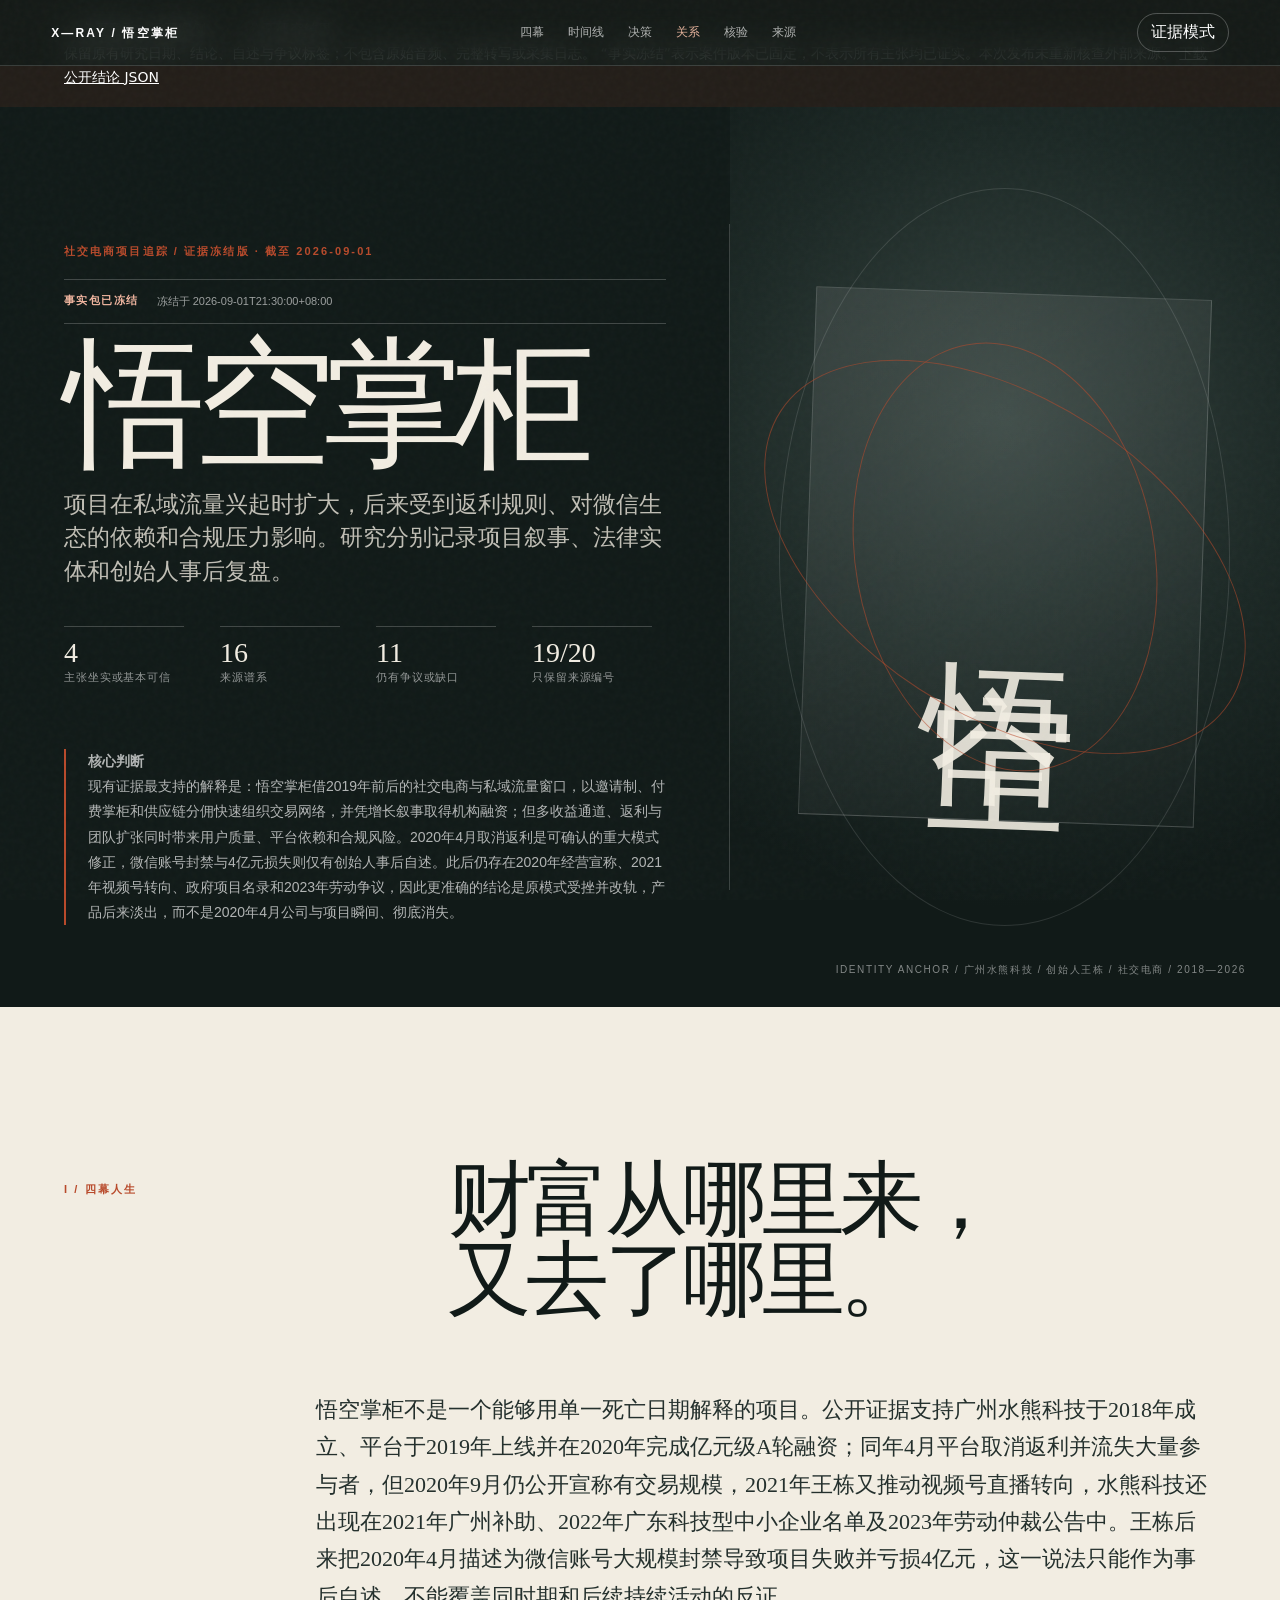
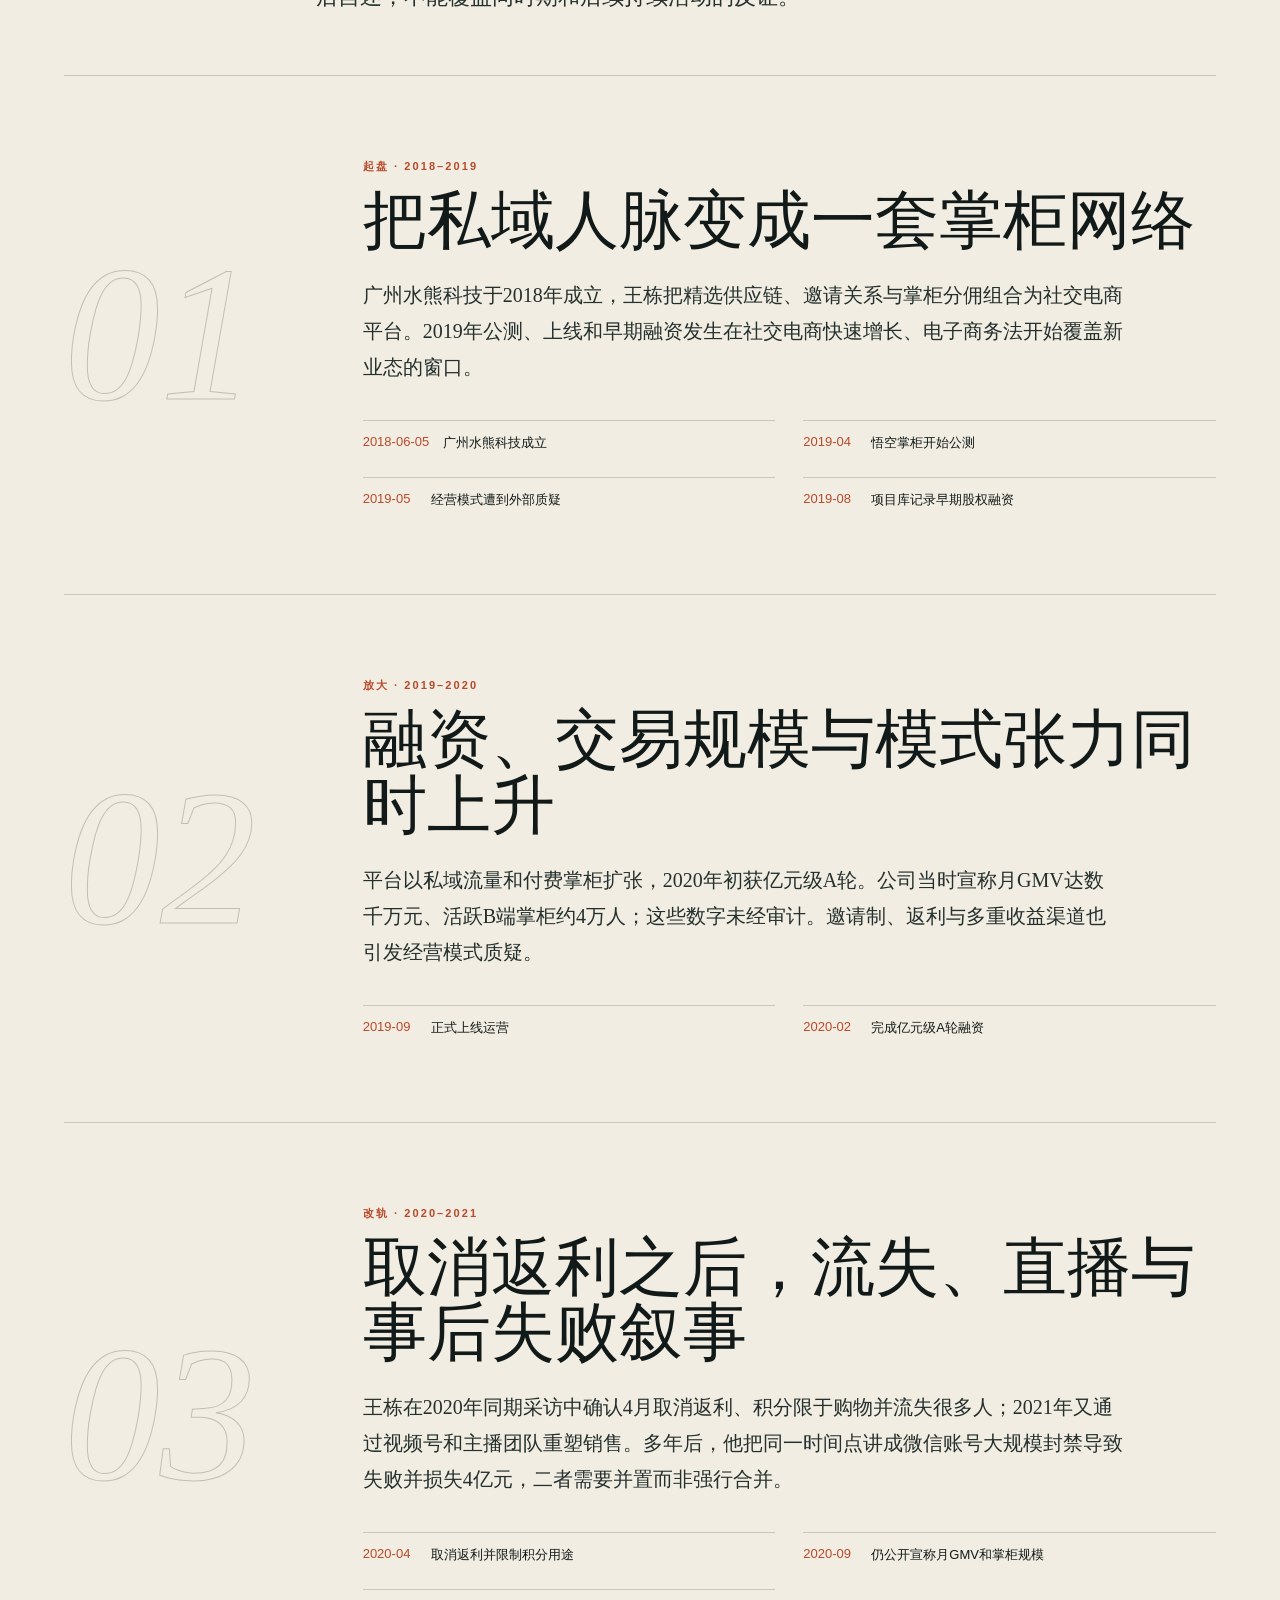
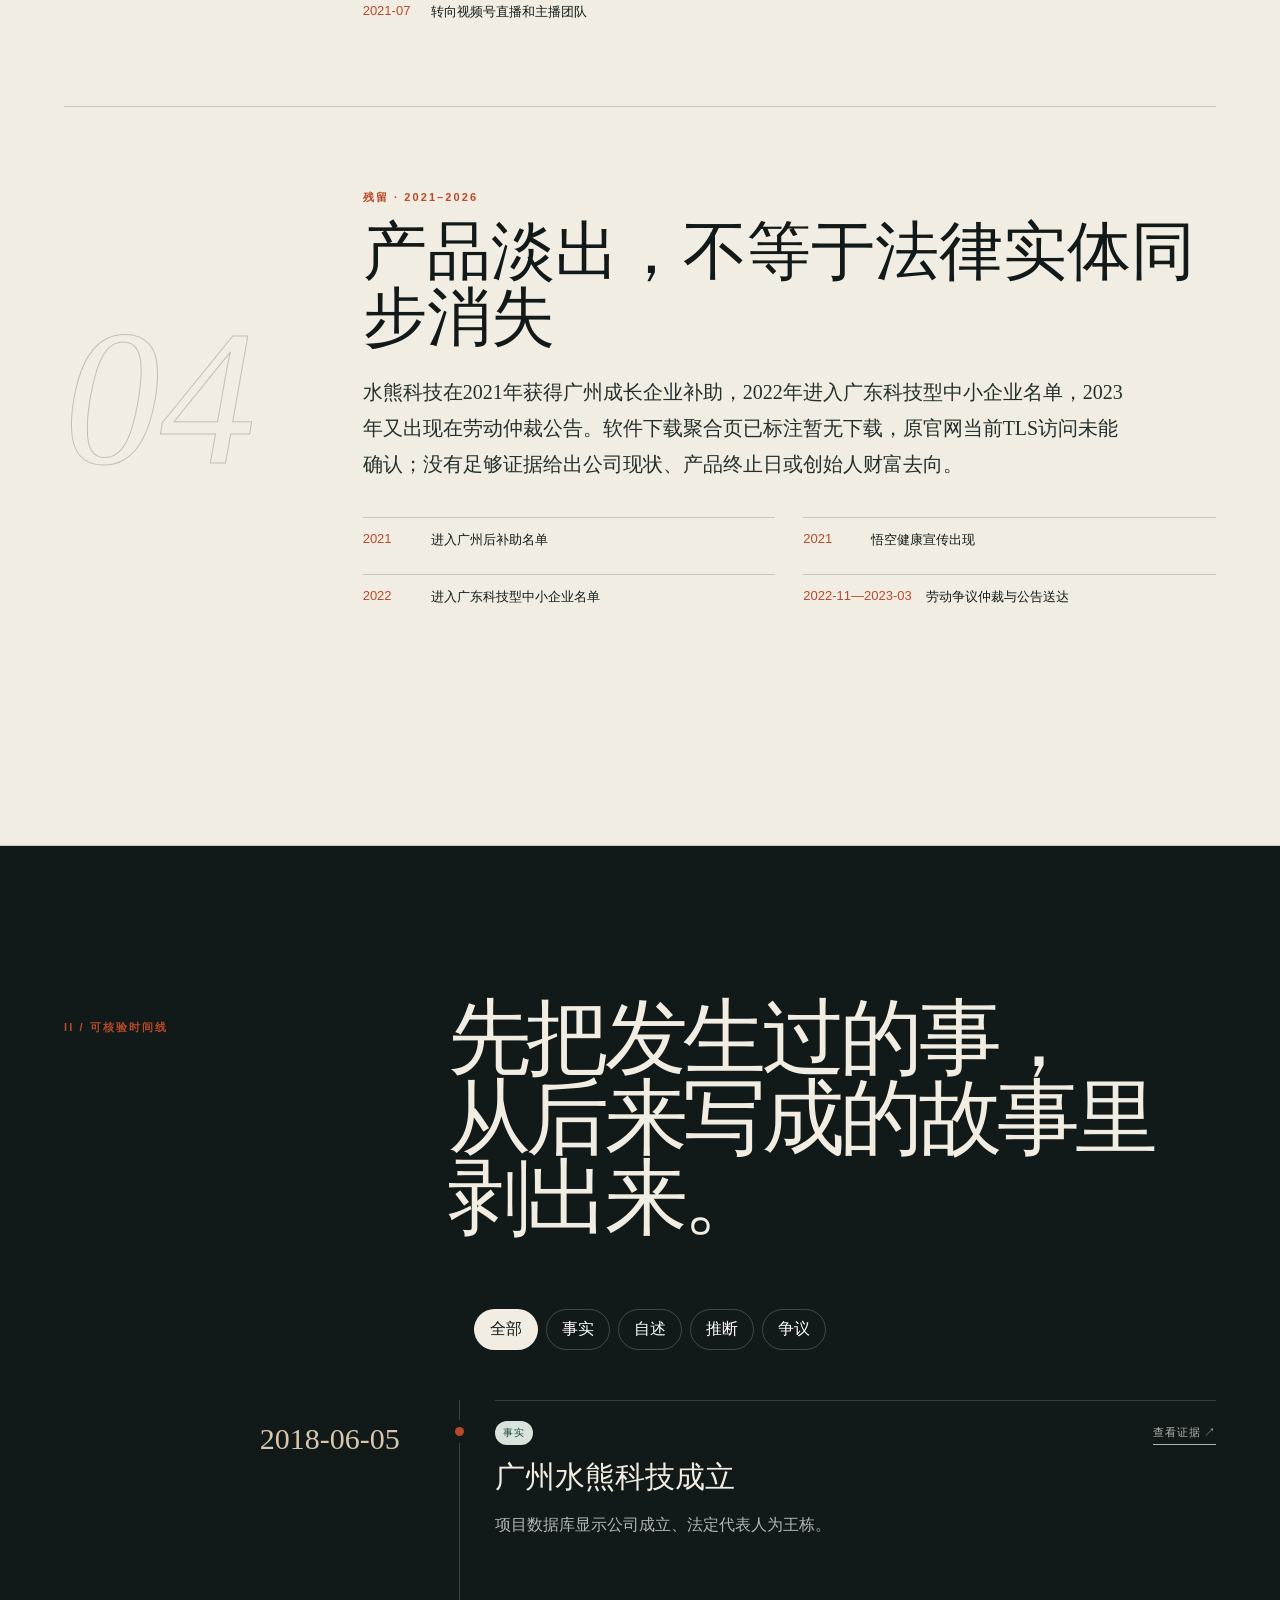
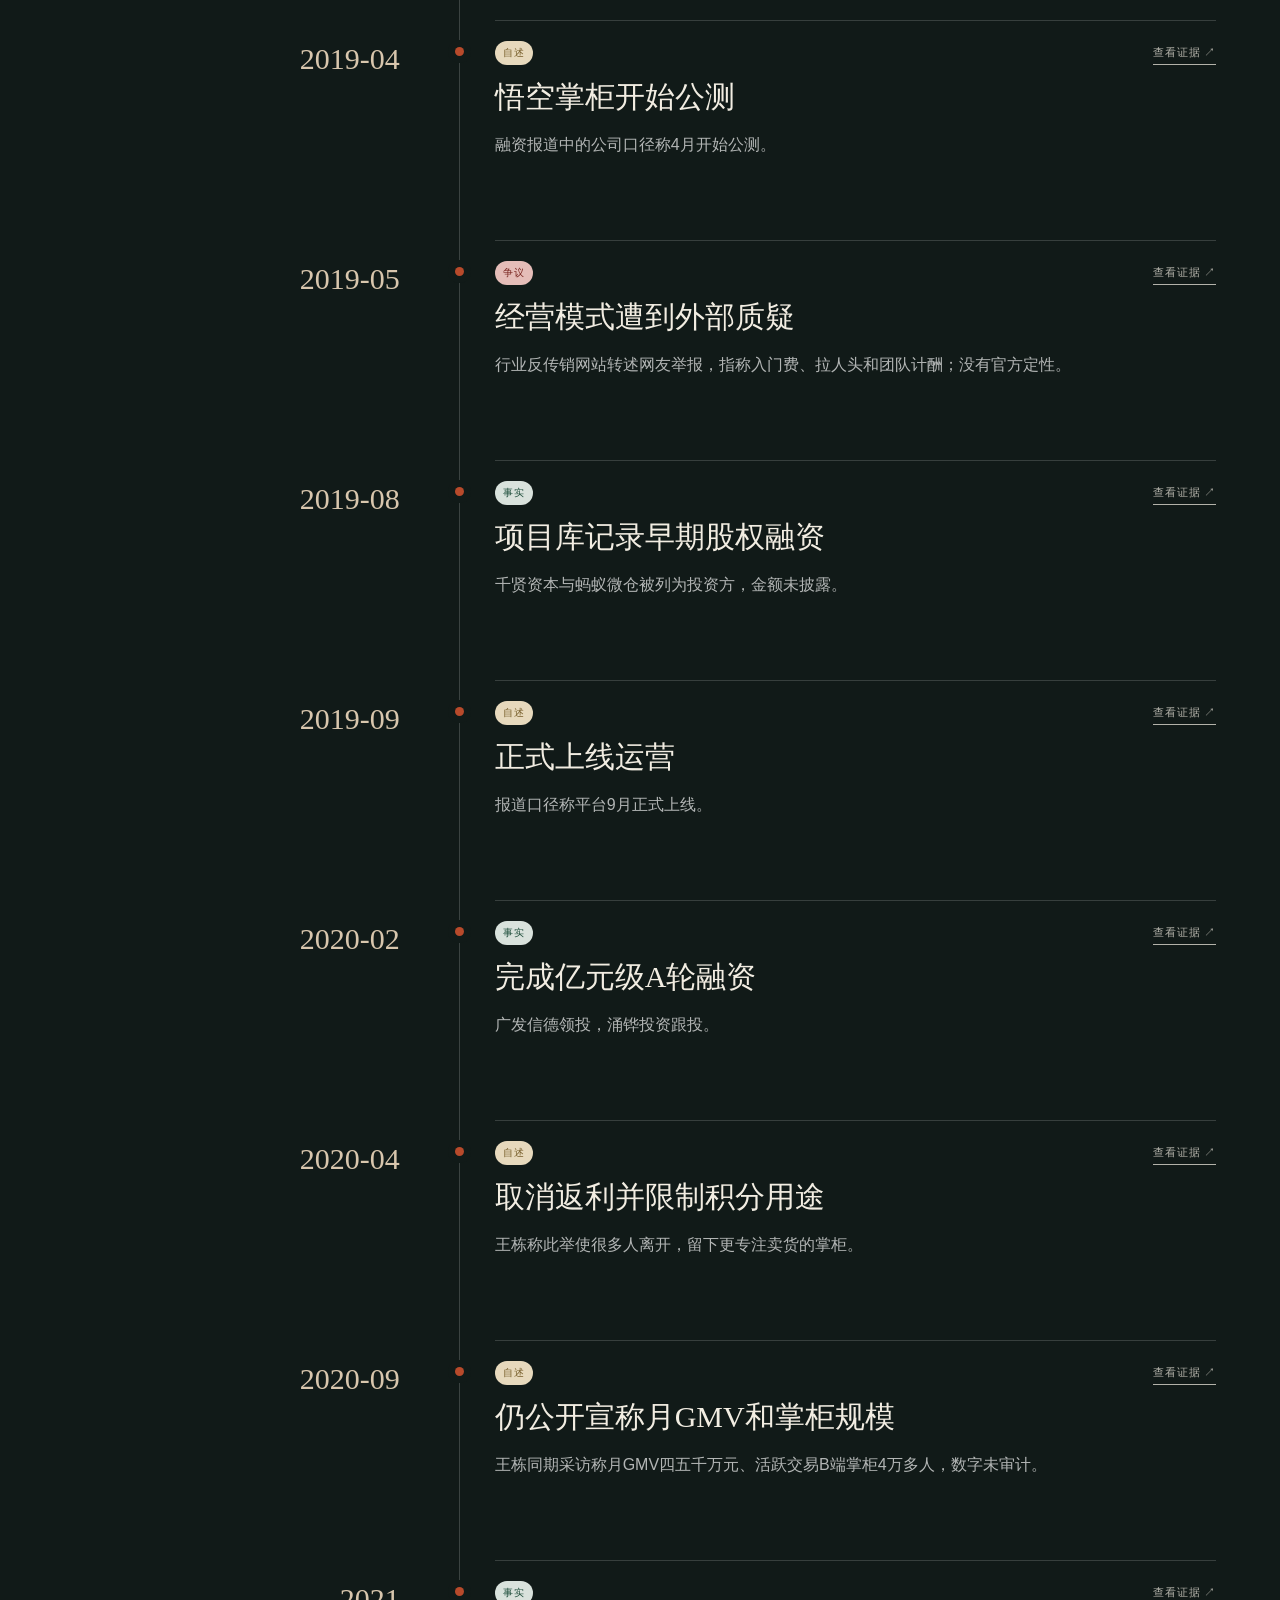
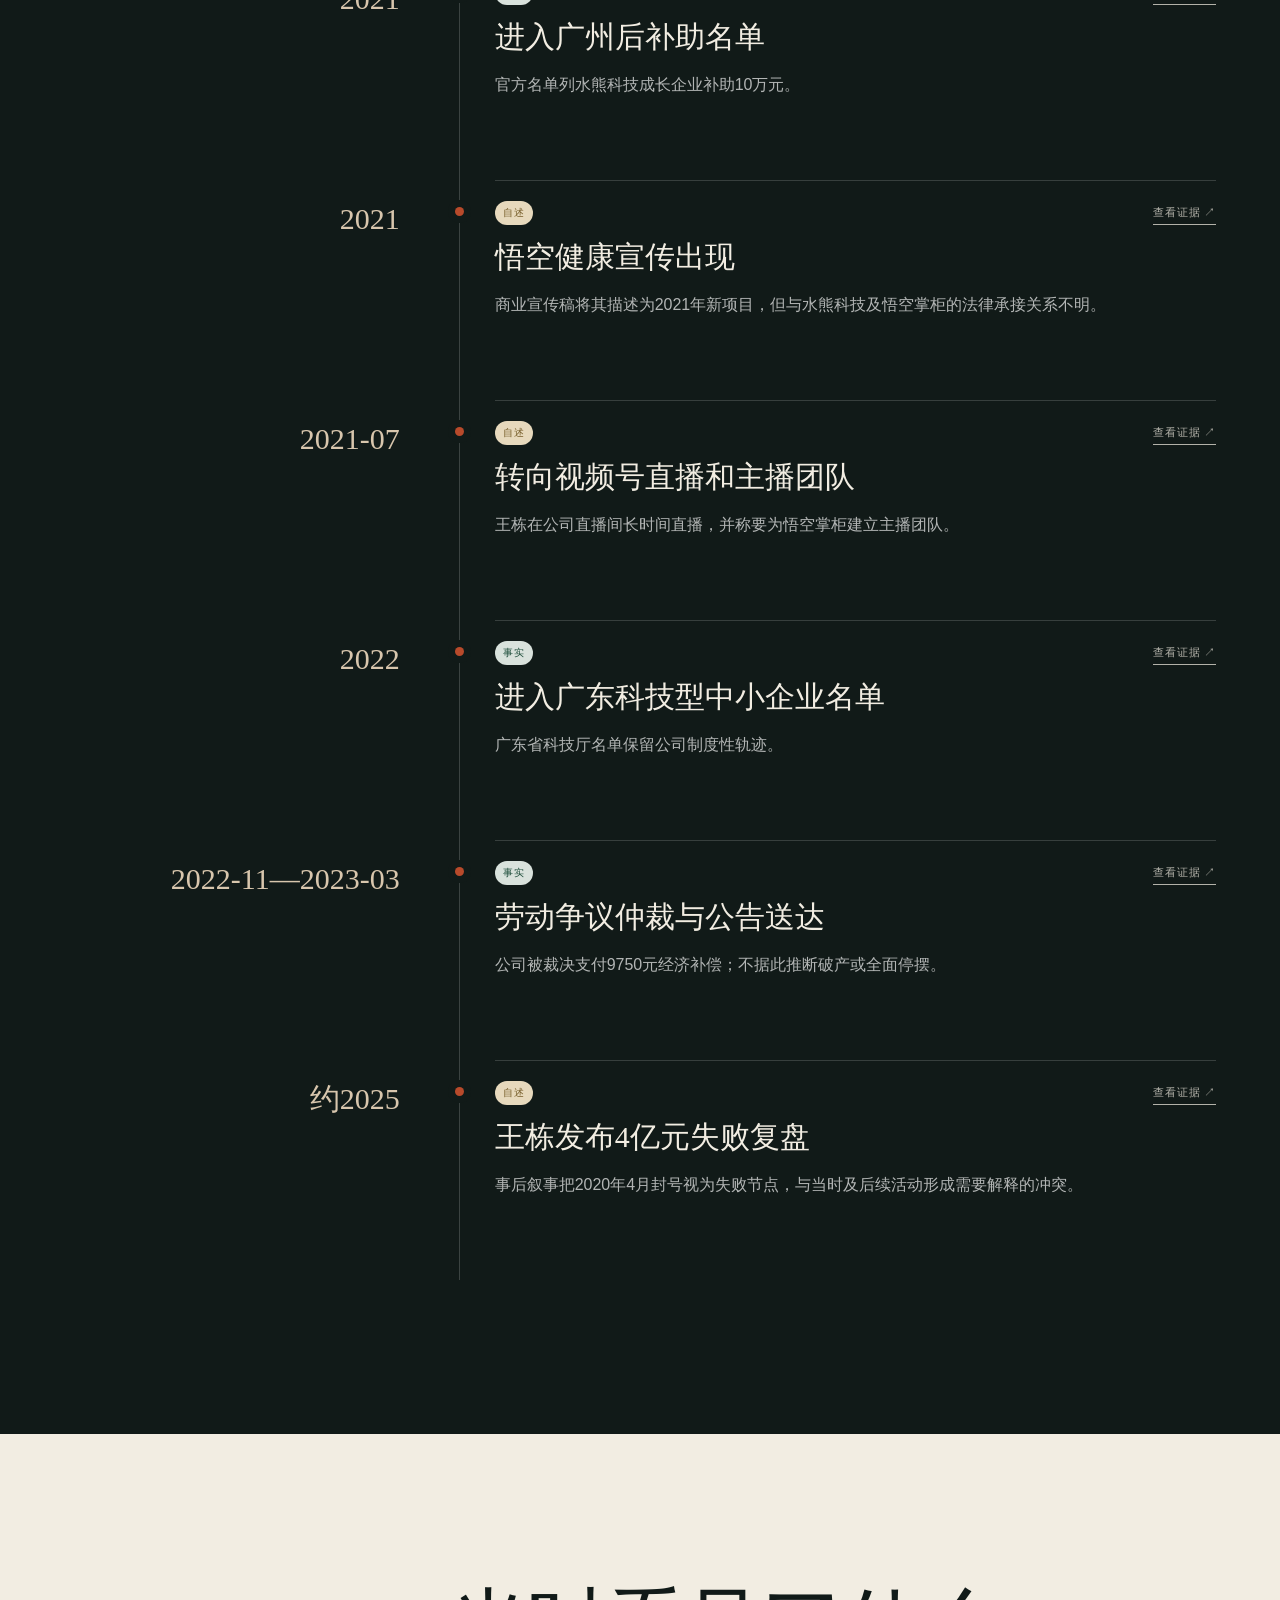
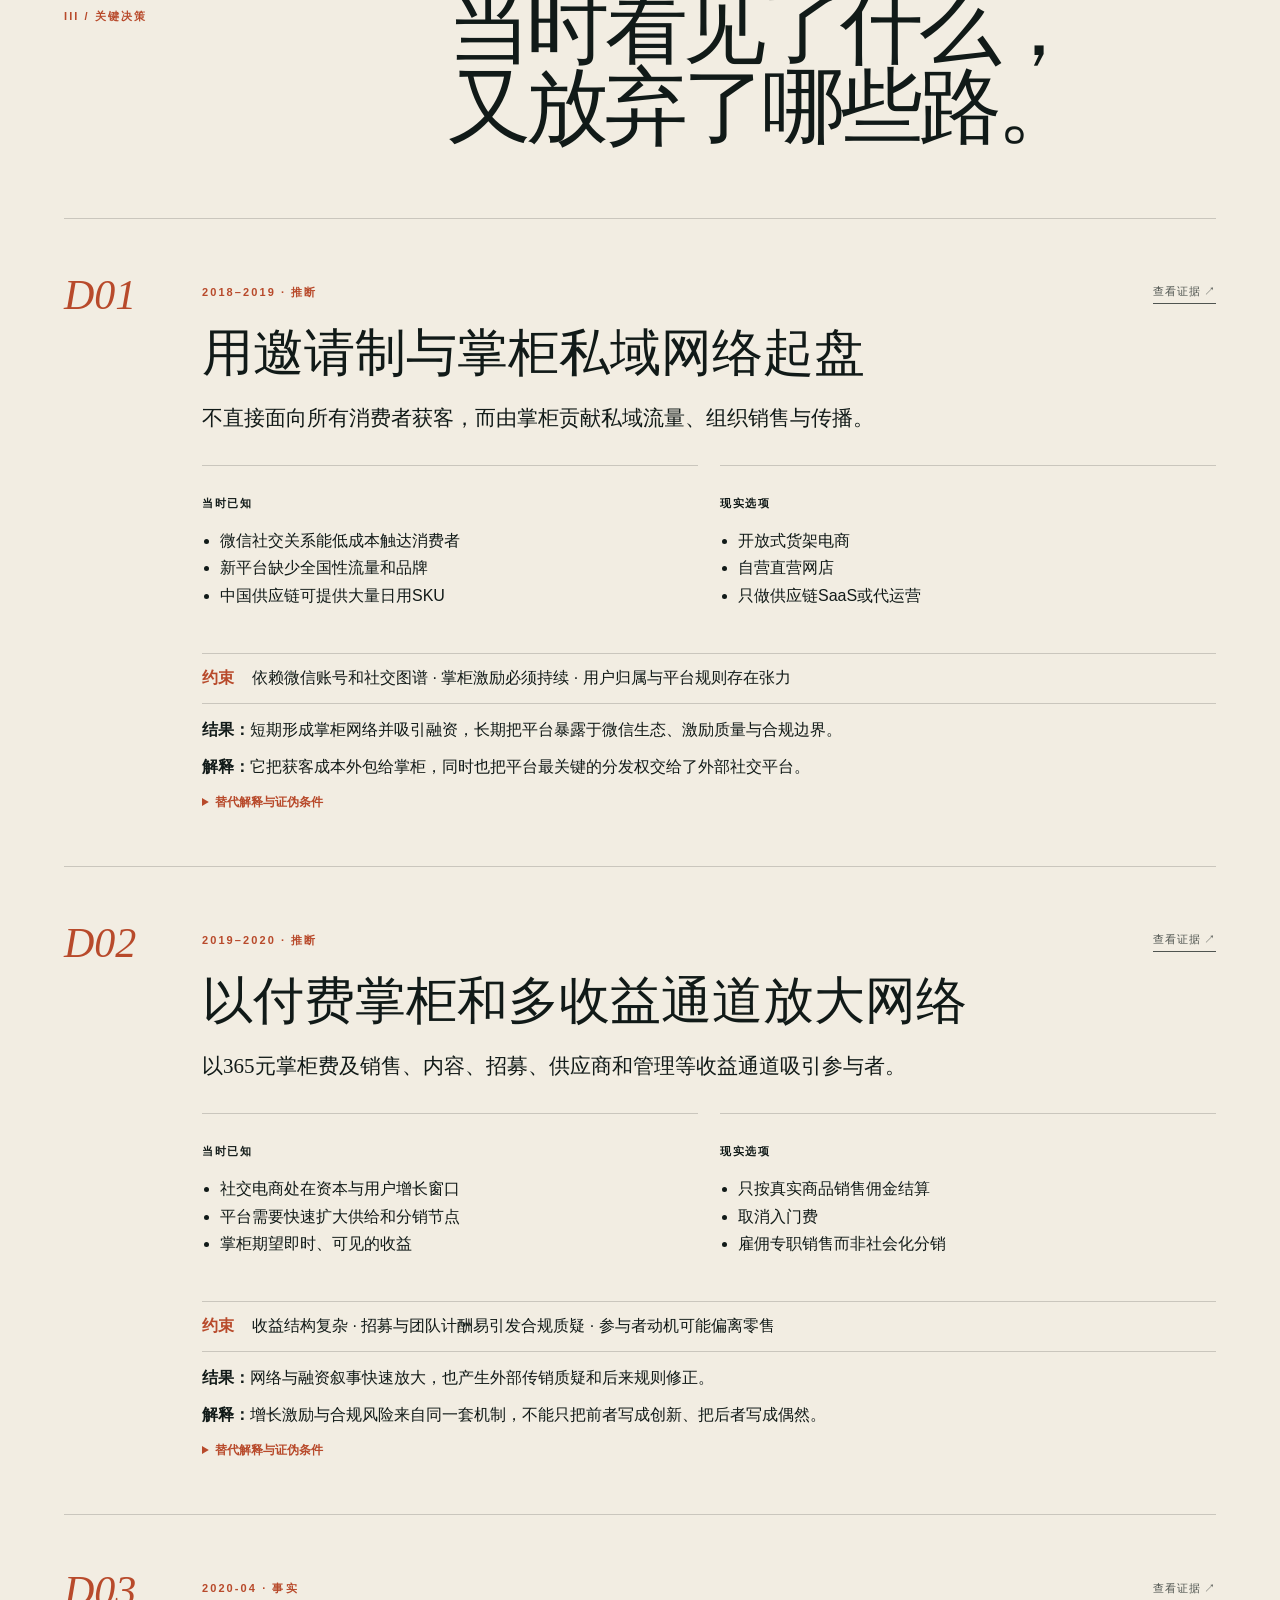
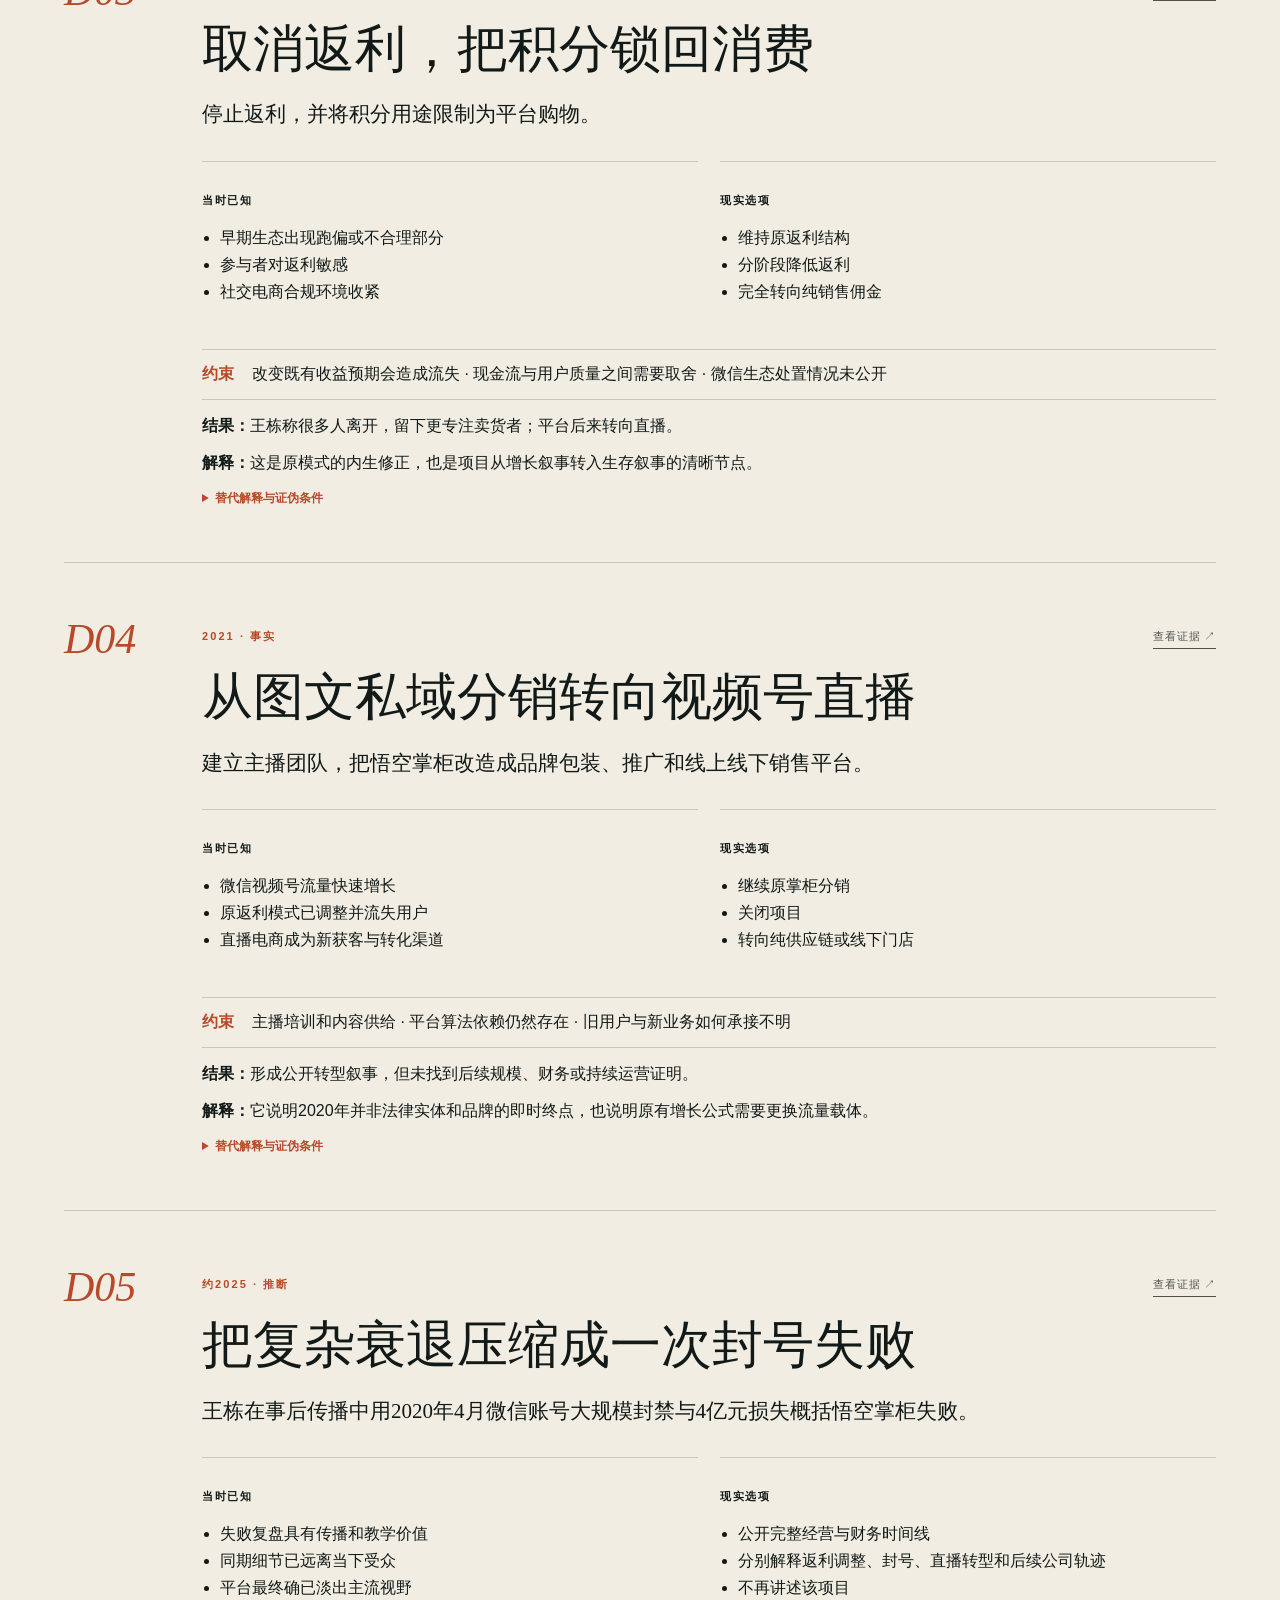
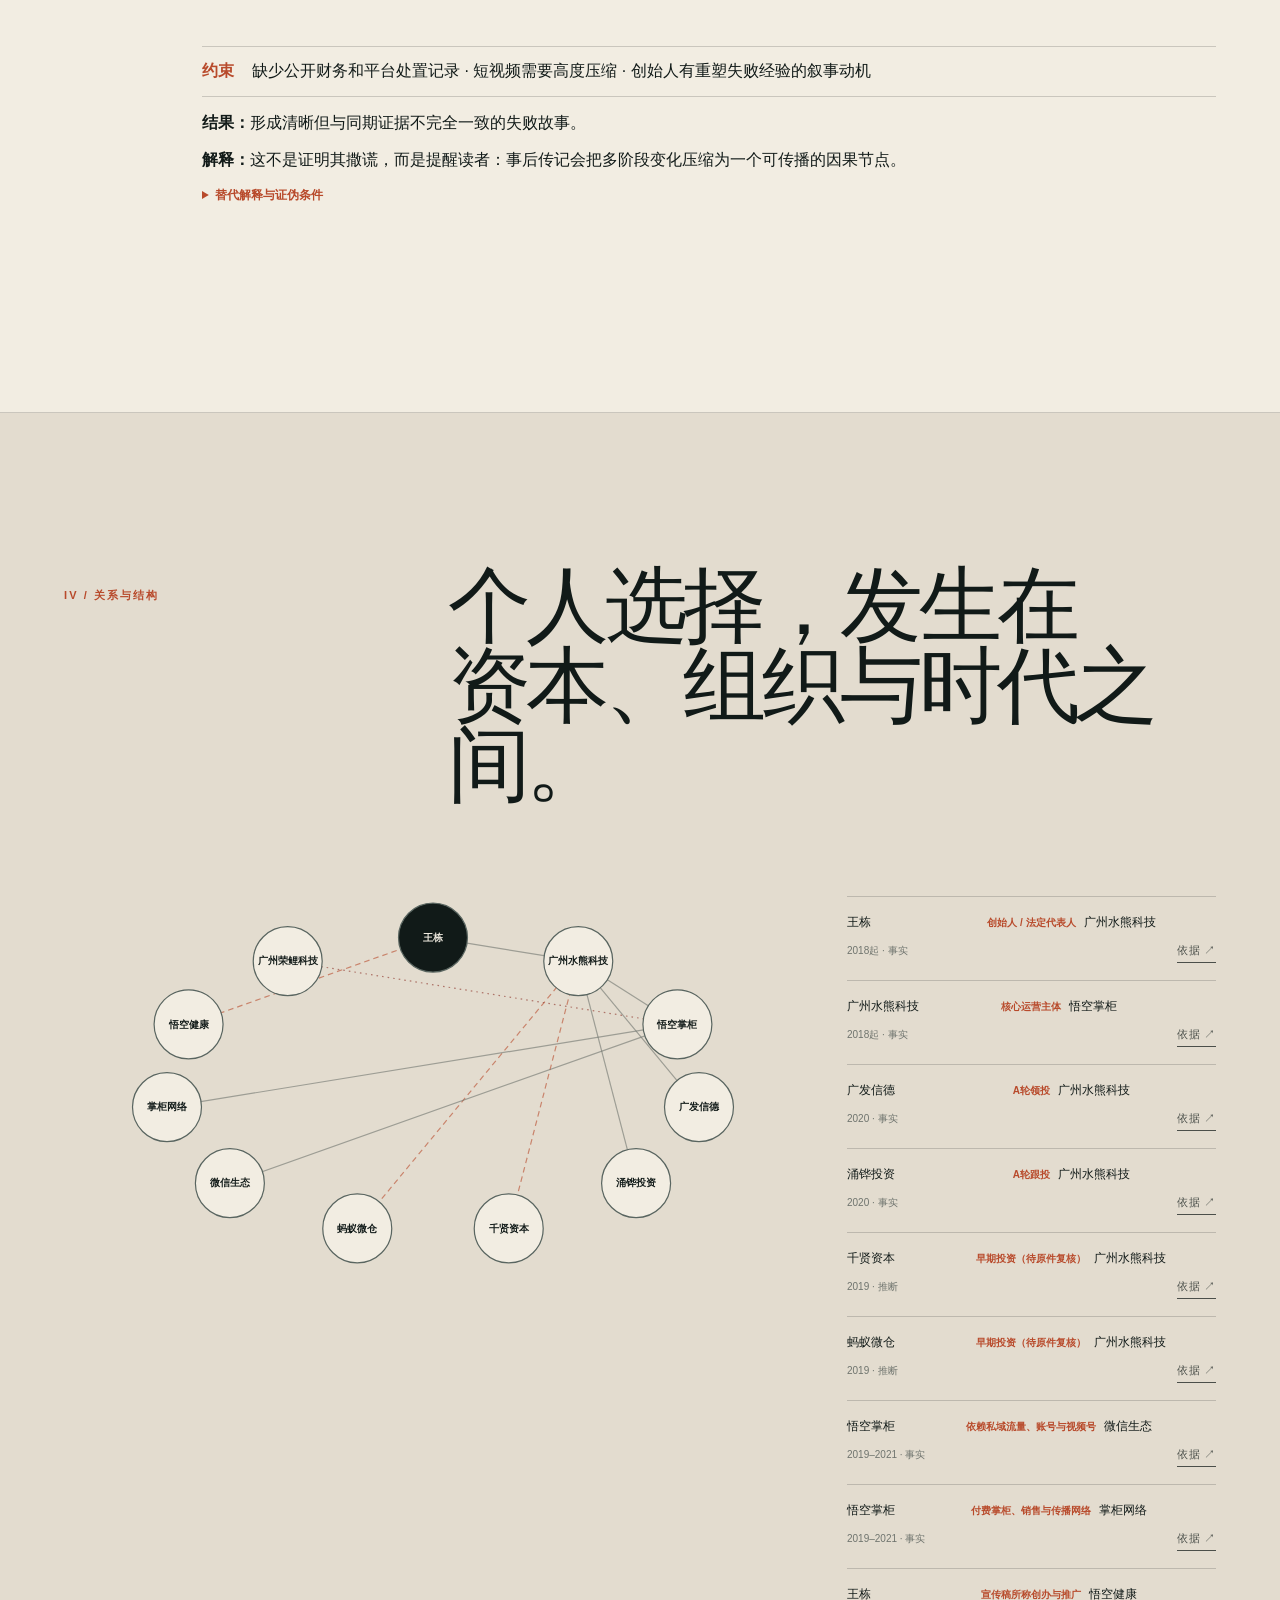
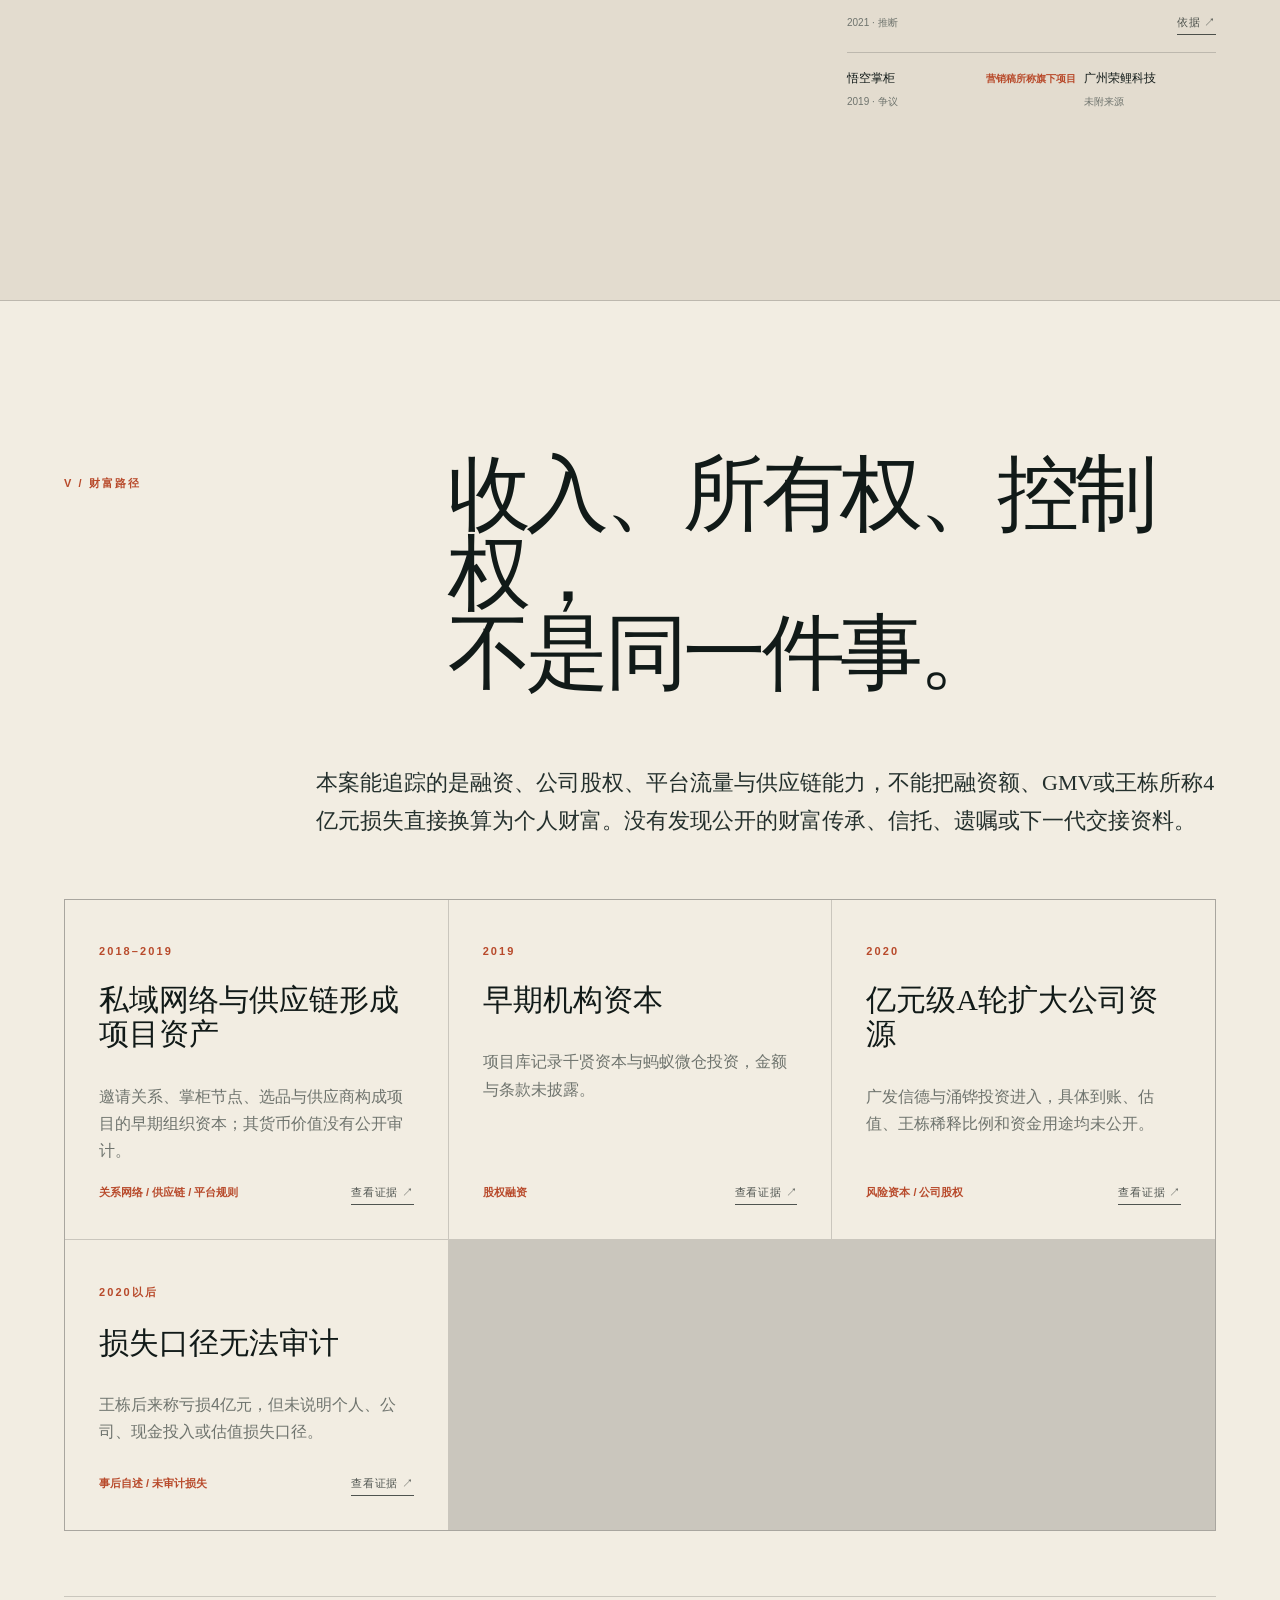
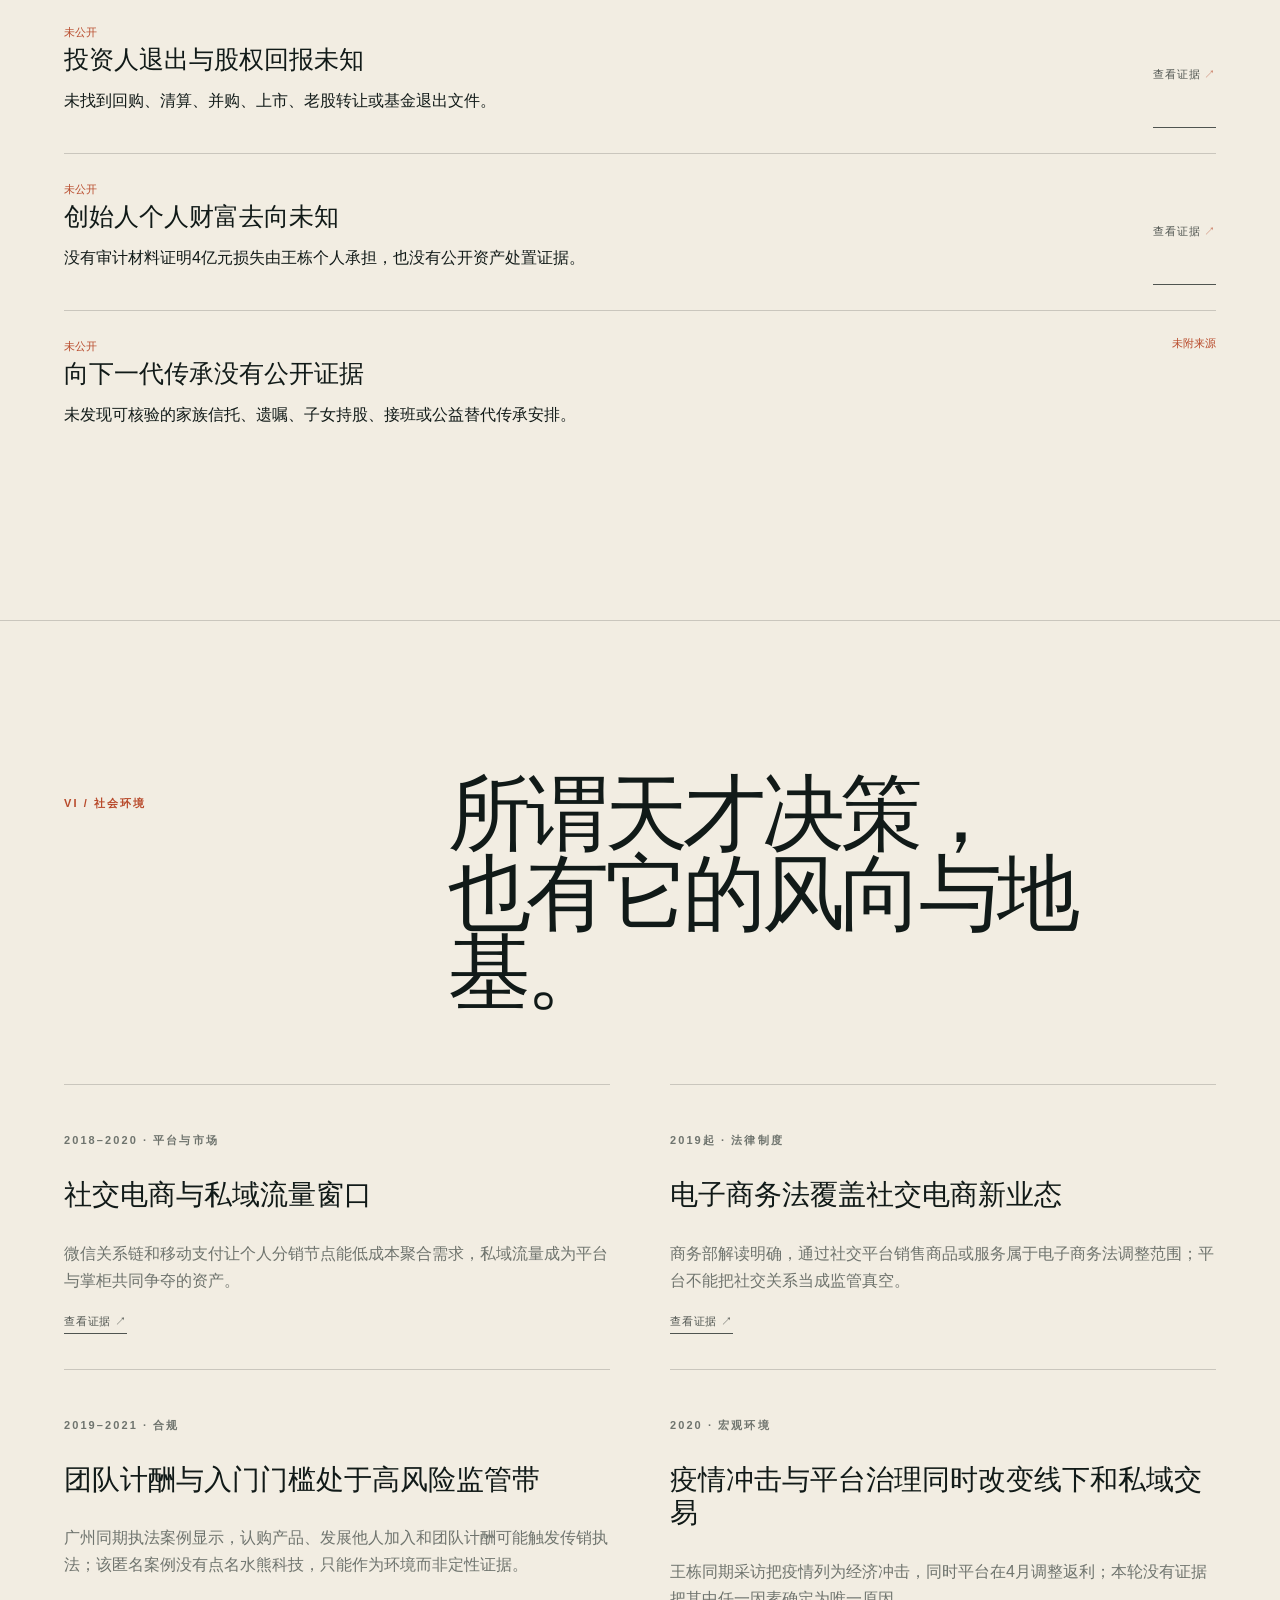
<file: website/cases/wukong-zhanggui/index.html>
<!doctype html>
<html lang="zh-CN"><head><meta charset="utf-8"><meta name="viewport" content="width=device-width,initial-scale=1">
<meta name="description" content="项目在私域流量兴起时扩大，后来受到返利规则、对微信生态的依赖和合规压力影响。研究分别记录项目叙事、法律实体和创始人事后复盘。"><title>悟空掌柜：从扩张到转向 · 商业生平调查</title>
<style>
:root{--ink:#111a18;--ink-2:#24302d;--paper:#f2ede2;--paper-2:#e9e1d2;--rust:#b84a2b;--gold:#b99861;--muted:#6f746e;--line:rgba(17,26,24,.18);--serif:"Songti SC","STSong","Noto Serif CJK SC",Georgia,serif;--sans:-apple-system,BlinkMacSystemFont,"Segoe UI","PingFang SC","Microsoft YaHei",sans-serif}
*{box-sizing:border-box}html{scroll-behavior:smooth}body{margin:0;background:var(--paper);color:var(--ink);font-family:var(--sans);overflow-x:hidden}body:before{content:"";position:fixed;inset:0;pointer-events:none;opacity:.22;z-index:20;background-image:url("data:image/svg+xml,%3Csvg viewBox='0 0 180 180' xmlns='http://www.w3.org/2000/svg'%3E%3Cfilter id='n'%3E%3CfeTurbulence type='fractalNoise' baseFrequency='.9' numOctaves='3' stitchTiles='stitch'/%3E%3C/filter%3E%3Crect width='100%25' height='100%25' filter='url(%23n)' opacity='.12'/%3E%3C/svg%3E")}
a{color:inherit}button{font:inherit}.topbar{position:fixed;inset:0 0 auto;z-index:15;height:66px;display:flex;align-items:center;justify-content:space-between;padding:0 4vw;color:#fff;border-bottom:1px solid rgba(255,255,255,.15);background:rgba(17,26,24,.74);backdrop-filter:blur(14px)}.brand{font:700 12px/1 var(--sans);letter-spacing:.18em}.nav{display:flex;gap:24px}.nav a{font-size:12px;text-decoration:none;opacity:.66;white-space:nowrap;display:flex;align-items:center;min-height:44px}.nav a.active,.nav a:hover{opacity:1;color:#e6b39c}.mode-toggle{border:1px solid rgba(255,255,255,.25);border-radius:999px;background:transparent;color:#fff;padding:8px 13px;cursor:pointer}
.hero{min-height:100svh;background:var(--ink);color:var(--paper);display:grid;grid-template-columns:1.14fr .86fr;position:relative;overflow:hidden}.hero-copy{padding:clamp(104px,14vh,150px) 5vw 68px;display:flex;flex-direction:column;justify-content:space-between;position:relative;z-index:2}.hero-copy:after{content:"";position:absolute;right:0;top:13%;bottom:13%;width:1px;background:rgba(255,255,255,.18)}.eyebrow,.kicker{font-size:11px;text-transform:uppercase;letter-spacing:.19em;font-weight:750;color:var(--rust)}.research-state{display:flex;align-items:flex-start;gap:18px;margin:20px 0 0;padding:13px 0;border-top:1px solid rgba(255,255,255,.2);border-bottom:1px solid rgba(255,255,255,.2);max-width:760px}.research-state strong{font-size:11px;letter-spacing:.13em;text-transform:uppercase;color:#f0b59f;white-space:nowrap}.research-state span{font-size:11px;line-height:1.55;color:rgba(255,255,255,.58)}.hero h1{font:400 clamp(70px,11vw,170px)/.84 var(--serif);letter-spacing:-.08em;margin:22px 0;max-width:860px}.hero-dek{font:400 clamp(18px,1.8vw,28px)/1.45 var(--serif);max-width:760px;color:rgba(242,237,226,.78)}.hero-meta{display:flex;gap:36px;flex-wrap:wrap;margin-top:38px}.hero-meta div{border-top:1px solid rgba(255,255,255,.2);padding-top:12px;min-width:120px}.hero-meta strong{font:400 28px/1 var(--serif);display:block}.hero-meta span{font-size:11px;color:rgba(255,255,255,.55);letter-spacing:.08em}.hero-thesis{margin-top:36px;max-width:680px;border-left:2px solid var(--rust);padding-left:22px;font-size:14px;line-height:1.8;color:rgba(255,255,255,.68)}
.hero-visual{position:relative;display:grid;place-items:center;overflow:hidden;background:radial-gradient(circle at 50% 35%,#35433f 0,#1c2825 45%,#111a18 75%)}.hero-visual:before{content:"";position:absolute;inset:9%;border:1px solid rgba(255,255,255,.12);border-radius:50%}.portrait-image{width:100%;height:100%;object-fit:cover;filter:grayscale(1) contrast(1.08);mix-blend-mode:luminosity;opacity:.82}.portrait-abstract{position:relative;width:min(58vh,72%);aspect-ratio:3/4;border:1px solid rgba(255,255,255,.16);display:grid;place-items:center;transform:rotate(2deg);background:linear-gradient(145deg,rgba(255,255,255,.09),rgba(255,255,255,.01))}.portrait-abstract span{font:400 clamp(84px,12vw,170px)/1 var(--serif);color:rgba(242,237,226,.9);writing-mode:vertical-rl;letter-spacing:.12em}.portrait-abstract i,.portrait-abstract b{position:absolute;border:1px solid rgba(184,74,43,.55);border-radius:50%;inset:9% 12%;transform:rotate(-12deg)}.portrait-abstract b{inset:20% -18%;transform:rotate(31deg)}.visual-caption{position:absolute;bottom:30px;right:34px;font-size:10px;letter-spacing:.16em;color:rgba(255,255,255,.48)}
.section{padding:clamp(90px,12vw,170px) max(5vw,24px);border-bottom:1px solid var(--line)}.section-head{display:grid;grid-template-columns:1fr 2fr;align-items:start;margin-bottom:70px}.section-head h2{font:400 clamp(42px,6.5vw,94px)/.96 var(--serif);letter-spacing:-.055em;margin:0;max-width:1000px}.section-head .kicker{padding-top:10px}.lede{font:400 22px/1.7 var(--serif);max-width:900px;margin:0 0 60px auto;color:var(--ink-2)}
.story{background:var(--paper)}.chapter{display:grid;grid-template-columns:.55fr 2fr;gap:5vw;min-height:52vh;padding:72px 0;border-top:1px solid var(--line);align-items:center}.chapter-number{font:italic 400 clamp(80px,15vw,230px)/1 var(--serif);color:transparent;-webkit-text-stroke:1px rgba(17,26,24,.22)}.chapter-copy h3{font:400 clamp(38px,5vw,76px)/1.02 var(--serif);margin:14px 0 24px;max-width:880px}.chapter-copy>p:not(.kicker){font:400 20px/1.8 var(--serif);max-width:760px;color:var(--ink-2)}.chapter-beats{list-style:none;margin:35px 0 0;padding:0;display:grid;grid-template-columns:repeat(2,minmax(0,1fr));gap:12px 28px}.chapter-beats li{display:flex;gap:14px;padding:13px 0;border-top:1px solid var(--line);font-size:13px}.chapter-beats time{color:var(--rust);min-width:54px}
.post-exit-section{position:relative;overflow:clip;background:#d7cbb7}.post-exit-section:before{content:"2015—2026";position:absolute;right:-.025em;top:.35em;font:italic 400 clamp(90px,18vw,270px)/1 var(--serif);letter-spacing:-.08em;color:rgba(17,26,24,.055);white-space:nowrap}.post-exit-intro{display:grid;grid-template-columns:1fr 2fr;gap:5vw;margin-bottom:70px;position:relative}.post-exit-thesis{font:400 clamp(24px,3vw,42px)/1.45 var(--serif);margin:0;max-width:930px}.post-exit-question{align-self:end;margin:0;padding:18px 0 0;border-top:1px solid var(--line);font-size:12px;line-height:1.7;color:var(--muted)}.post-exit-layout{display:grid;grid-template-columns:minmax(150px,.55fr) 2fr;gap:5vw;position:relative}.post-exit-axis{position:sticky;top:100px;height:calc(100vh - 130px);min-height:540px;display:flex;flex-direction:column;justify-content:space-between;border-left:1px solid var(--ink);padding:0 0 0 24px}.post-exit-axis span{font:400 clamp(36px,5vw,72px)/1 var(--serif)}.post-exit-axis b{font:italic 400 clamp(95px,13vw,190px)/.8 var(--serif);color:var(--rust)}.post-exit-axis small{font-size:10px;letter-spacing:.18em;text-transform:uppercase;color:var(--muted);writing-mode:vertical-rl;position:absolute;right:0;top:42%}.post-exit-event{display:grid;grid-template-columns:150px 1fr;gap:35px;padding:34px 0 52px;border-top:1px solid var(--line)}.post-exit-date strong{display:block;font:400 27px/1.1 var(--serif)}.post-exit-date span{display:block;margin-top:12px;font-size:10px;letter-spacing:.13em;text-transform:uppercase;color:var(--rust)}.post-exit-copy h3{font:400 clamp(28px,3vw,46px)/1.15 var(--serif);margin:16px 0}.post-exit-copy p{max-width:760px;margin:0;color:var(--ink-2);line-height:1.8}
.timeline-section{background:var(--ink);color:var(--paper)}.timeline-section .section-head h2{color:var(--paper)}.filters{display:flex;gap:8px;flex-wrap:wrap;margin:0 0 50px calc(33.333% + 2vw)}.filter{border:1px solid rgba(255,255,255,.2);background:transparent;color:#fff;border-radius:999px;padding:9px 15px;cursor:pointer}.filter.active{background:var(--paper);color:var(--ink)}.timeline-item{display:grid;grid-template-columns:1fr 70px 2fr;max-width:1200px;margin:auto;min-height:180px}.timeline-date{font:400 30px/1 var(--serif);padding:24px 25px 0 0;text-align:right;color:#d8c6ad}.timeline-mark{position:relative;display:flex;justify-content:center}.timeline-mark:before{content:"";width:1px;background:rgba(255,255,255,.18);position:absolute;inset:0 auto}.timeline-mark span{position:relative;margin-top:27px;width:9px;height:9px;border-radius:50%;background:var(--rust);box-shadow:0 0 0 7px var(--ink)}.timeline-copy{padding:20px 0 65px;border-top:1px solid rgba(255,255,255,.16)}.timeline-copy h3{font:400 30px/1.2 var(--serif);margin:14px 0}.timeline-copy p{line-height:1.75;color:rgba(255,255,255,.68);max-width:720px}.item-top{display:flex;align-items:center;justify-content:space-between;gap:18px}.status{display:inline-block;font-size:10px;letter-spacing:.12em;border-radius:999px;padding:5px 8px;background:#d9e2dc;color:#1d4d3a}.status.self_report,.status.self_reported{background:#e7d9bd;color:#765d2a}.status.inference,.status.partial{background:#eed1bf;color:#7b3b26}.status.dispute,.status.contradicted{background:#e5bdb8;color:#78251f}.status.unverified{background:#ddd;color:#555}.status.credible{background:#cfe0d3;color:#265c3b}.evidence-trigger{border:0;border-bottom:1px solid currentColor;background:transparent;color:inherit;padding:4px 0;cursor:pointer;font-size:11px;letter-spacing:.07em;opacity:.72}.evidence-trigger:hover{opacity:1}.no-source{font-size:10px;color:var(--muted)}
.decision{display:grid;grid-template-columns:110px 1fr;gap:28px;border-top:1px solid var(--line);padding:55px 0}.decision-index{font:italic 42px/1 var(--serif);color:var(--rust)}.decision-main h3{font:400 clamp(30px,4vw,58px)/1.08 var(--serif);margin:14px 0}.decision-act{font:400 21px/1.7 var(--serif);max-width:850px}.decision-grid{display:grid;grid-template-columns:1fr 1fr;gap:22px;margin:28px 0}.decision-grid>div{border-top:1px solid var(--line);padding-top:16px}.decision h4,.scenario h4{font-size:11px;letter-spacing:.14em;text-transform:uppercase}.decision ul,.scenario ul{padding-left:18px;line-height:1.7}.constraint{display:flex;gap:18px;padding:14px 0;border-top:1px solid var(--line);border-bottom:1px solid var(--line)}.constraint span{color:var(--rust);font-weight:700}details{margin-top:16px}summary{cursor:pointer;color:var(--rust);font-size:12px;font-weight:700}
.network-section{background:#e3dccf}.network-wrap{display:grid;grid-template-columns:1.6fr .8fr;gap:45px;align-items:start}.network-svg{width:100%;height:auto;min-height:420px}.network-edge{stroke:#6f746e;stroke-width:1.5;opacity:.6;marker-end:url(#arrow)}.network-edge.inference{stroke:var(--rust);stroke-dasharray:7 5}.network-edge.dispute{stroke:#8b3026;stroke-dasharray:2 5}#arrow path{fill:#6f746e}.network-node{cursor:pointer}.network-node circle{fill:var(--paper);stroke:#596560;stroke-width:1.5;transition:.2s}.network-node text{font:600 12px var(--sans);fill:var(--ink);pointer-events:none}.network-node.type-person circle{fill:var(--ink)}.network-node.type-person text{fill:var(--paper)}.network-node.active circle{stroke:var(--rust);stroke-width:5}.network-edge.dim{opacity:.08}.relationship-list{list-style:none;padding:0;margin:20px 0}.relationship-list li{display:grid;grid-template-columns:1fr auto 1fr;gap:8px;padding:17px 0;border-top:1px solid var(--line);align-items:center;font-size:12px}.relationship-list b{color:var(--rust);font-size:10px;text-transform:uppercase}.relationship-list small{grid-column:1/3;color:var(--muted)}.relationship-list .evidence-trigger{justify-self:end}
.wealth-grid{display:grid;grid-template-columns:repeat(3,1fr);gap:1px;background:var(--line);border:1px solid var(--line)}.wealth-stage{background:var(--paper);padding:34px;min-height:290px;display:flex;flex-direction:column}.wealth-stage h3{font:400 30px/1.15 var(--serif);margin:15px 0}.wealth-stage p:not(.kicker){line-height:1.7;color:var(--muted)}.wealth-stage .item-top{margin-top:auto}.wealth-mechanism{font-size:11px;color:var(--rust);font-weight:700}.transfer-list{list-style:none;margin:65px 0 0;padding:0}.transfer-list li{display:flex;justify-content:space-between;gap:30px;padding:25px 0;border-top:1px solid var(--line)}.transfer-list span{font-size:11px;color:var(--rust)}.transfer-list h4{font:400 25px/1.2 var(--serif);margin:5px 0}
.context-grid{display:grid;grid-template-columns:repeat(2,1fr);gap:0 60px}.context-line{padding:35px 0;border-top:1px solid var(--line)}.context-line h3{font:400 28px/1.2 var(--serif)}.context-line p{line-height:1.7;color:var(--muted)}
.interviews-section{background:#ded4c3}.oral-audit{display:grid;grid-template-columns:1.15fr 1fr;gap:50px;padding:34px 0;margin:0 0 54px;border-top:1px solid var(--line);border-bottom:1px solid var(--line)}.oral-audit-lead h3{font:400 clamp(28px,3vw,46px)/1.15 var(--serif);margin:12px 0}.oral-audit-lead>p:last-child{color:var(--muted);font-size:12px;line-height:1.7}.oral-audit dl{display:grid;grid-template-columns:repeat(5,1fr);gap:16px;margin:0;align-self:center}.oral-audit dl div{border-left:1px solid var(--line);padding-left:12px}.oral-audit dt{font:400 clamp(25px,3vw,42px)/1 var(--serif)}.oral-audit dd{margin:7px 0 0;font-size:10px;color:var(--muted);letter-spacing:.08em}.interview-grid{display:grid;grid-template-columns:repeat(2,minmax(0,1fr));gap:1px;background:var(--line);border:1px solid var(--line);margin-bottom:70px}.interview-card{background:var(--paper);padding:30px;display:flex;flex-direction:column;min-height:290px}.interview-card h3{font:400 27px/1.25 var(--serif);margin:16px 0}.interview-card>p{color:var(--muted)}.interview-card code{font-size:10px;border:1px solid var(--line);border-radius:999px;padding:3px 6px;color:var(--rust)}.interview-card audio{width:100%;margin:22px 0 16px}.interview-card>small{display:block;margin-top:auto;color:var(--muted);line-height:1.5;overflow-wrap:anywhere}.oral-disclosure{display:grid;grid-template-columns:110px 1fr 90px;gap:30px;padding:30px 0;border-top:1px solid var(--line);align-items:start}.oral-time strong{font:400 25px/1 var(--serif);display:block;margin-bottom:12px}.oral-disclosure h3{font:400 27px/1.3 var(--serif);margin:9px 0}.oral-disclosure p{line-height:1.7}.oral-disclosure small{display:block;color:var(--muted);line-height:1.6;margin-top:7px}.verification-line code{font-size:9px;color:var(--rust);overflow-wrap:anywhere}.verification-line.pending{color:#8b3026}.oral-disclosure .evidence-trigger{justify-self:end}
.claims-section{background:#f7f3ea}.claim-row{display:grid;grid-template-columns:150px 1fr 120px;gap:35px;padding:32px 0;border-top:1px solid var(--line);align-items:start}.claim-row h3{font:400 23px/1.4 var(--serif);margin:0 0 10px}.claim-row p{color:var(--muted);line-height:1.6}.claim-row small{display:block;margin-top:8px;color:var(--muted)}.claim-row .citation-state{color:var(--rust);font-weight:700}.claim-proof{text-align:right}.claim-proof strong{display:block;font:400 38px/1 var(--serif)}.claim-proof span{display:block;font-size:10px;color:var(--muted);margin:5px 0 15px}
.gaps{background:var(--ink);color:var(--paper)}.gap{padding:27px 0;border-top:1px solid rgba(255,255,255,.18)}.gap summary{display:flex;align-items:flex-start;gap:20px;color:var(--paper);font:400 25px/1.3 var(--serif);list-style:none}.gap summary::-webkit-details-marker{display:none}.gap-mark{font:italic 64px/1 var(--serif);color:var(--rust);min-width:70px}.gap-body{padding:18px 0 0 90px;max-width:900px}.gap p,.gap small{color:rgba(255,255,255,.6);line-height:1.7}.gap-body strong{color:var(--paper)}.gap-claims{border-top:1px solid rgba(255,255,255,.18);padding-top:12px}
.simulation-section{background:#522a22;color:#f5e8d6}.scenario{border:1px solid rgba(255,255,255,.25);padding:42px;max-width:920px;margin-left:auto}.scenario-tag{font:700 10px/1 var(--sans);letter-spacing:.18em;color:#f1a07d}.scenario h3{font:400 36px/1.2 var(--serif)}.scenario small{color:rgba(255,255,255,.6)}
.sources-section{padding-bottom:130px}.source-list{list-style:none;padding:0;margin:0}.source-list li{display:grid;grid-template-columns:80px 1fr;gap:20px;padding:18px 0;border-top:1px solid var(--line)}.source-list>li>span{font:400 17px var(--serif);color:var(--rust)}.source-detail summary{display:flex;justify-content:space-between;gap:18px;align-items:baseline;font:600 14px/1.4 var(--sans);cursor:pointer}.source-detail summary::-webkit-details-marker{color:var(--rust)}.source-citation-state{font-size:10px;color:var(--rust);font-weight:500;white-space:nowrap}.source-list a{display:inline-block;margin-top:12px;font:600 12px/1.4 var(--sans);text-decoration-thickness:1px;text-underline-offset:3px;color:var(--rust)}.source-list small{display:block;color:var(--muted);margin-top:9px;line-height:1.55}.source-list blockquote{margin:15px 0;padding:13px 17px;border-left:2px solid var(--rust);background:var(--paper-2);font:400 15px/1.7 var(--serif)}.citation-note{margin:15px 0;color:var(--muted);font-size:12px;line-height:1.7}.footer{background:var(--ink);color:rgba(255,255,255,.58);padding:35px 5vw;display:flex;justify-content:space-between;gap:20px;font-size:11px}
.drawer{position:fixed;inset:0;z-index:30;display:none}.drawer.open{display:block}.drawer-backdrop{position:absolute;inset:0;background:rgba(0,0,0,.56)}.drawer-panel{position:absolute;right:0;top:0;bottom:0;width:min(590px,100%);background:var(--paper);padding:28px clamp(22px,5vw,58px);overflow:auto;box-shadow:-20px 0 80px rgba(0,0,0,.3);animation:slide .24s ease-out}@keyframes slide{from{transform:translateX(35px);opacity:0}}.drawer-close{border:1px solid var(--line);background:transparent;border-radius:50%;width:42px;height:42px;float:right;cursor:pointer}.drawer h2{font:400 43px/1.05 var(--serif);margin:55px 0 25px}.drawer-source{padding:25px 0;border-top:1px solid var(--line)}.drawer-source h3{font:400 22px/1.3 var(--serif)}.drawer-source blockquote{margin:16px 0;padding:15px 18px;border-left:2px solid var(--rust);background:var(--paper-2);font:400 15px/1.7 var(--serif)}.drawer-source small{display:block;color:var(--muted);line-height:1.6}.drawer-source a{display:inline-block;margin-top:12px;color:var(--rust);font-size:12px}.empty-state{padding:45px;border:1px dashed var(--line);color:var(--muted)}
.evidence-mode .evidence-trigger{background:var(--rust);color:white;border:0;padding:7px 10px;border-radius:2px;opacity:1}.reveal{opacity:0;transform:translateY(22px);transition:opacity .65s ease,transform .65s ease}.reveal.visible{opacity:1;transform:none}
@media(max-width:850px){.topbar{padding:0 18px}.nav{max-width:58vw;overflow:auto;gap:17px}.mode-toggle{display:none}.evidence-trigger,.filter{min-height:44px}.hero{grid-template-columns:1fr;min-height:auto}.hero-copy{min-height:78svh;padding:96px 22px 48px}.hero-copy:after{display:none}.research-state{display:block}.research-state span{display:block;margin-top:7px}.hero h1{font-size:25vw}.hero-visual{height:62svh}.section{padding:85px 22px}.section-head{grid-template-columns:1fr;gap:24px;margin-bottom:48px}.section-head h2{font-size:13vw}.chapter{grid-template-columns:74px 1fr;gap:18px;min-height:0;padding:50px 0;align-items:start}.chapter-number{font-size:62px}.chapter-beats{grid-template-columns:1fr}.post-exit-intro,.post-exit-layout{grid-template-columns:1fr}.post-exit-axis{position:relative;top:auto;height:auto;min-height:0;flex-direction:row;align-items:end;padding:18px 0 0;border-left:0;border-top:1px solid var(--ink)}.post-exit-axis b{font-size:92px}.post-exit-axis small{position:static;writing-mode:horizontal-tb;align-self:center}.post-exit-event{grid-template-columns:92px 1fr;gap:20px}.post-exit-date strong{font-size:20px}.timeline-item{grid-template-columns:70px 28px 1fr}.timeline-date{font-size:16px;padding-right:8px}.filters{margin-left:0}.decision{grid-template-columns:1fr}.decision-grid,.context-grid,.interview-grid,.oral-audit{grid-template-columns:1fr}.oral-audit{gap:24px}.oral-audit dl{grid-template-columns:repeat(3,1fr);row-gap:20px}.oral-disclosure{grid-template-columns:1fr}.oral-disclosure .evidence-trigger{justify-self:start}.network-wrap{grid-template-columns:1fr}.network-svg{min-height:260px}.wealth-grid{grid-template-columns:1fr}.claim-row{grid-template-columns:1fr}.claim-proof{text-align:left;display:flex;gap:10px;align-items:center}.claim-proof strong{font-size:28px}.relationship-list li{grid-template-columns:1fr auto 1fr}.gap summary{font-size:21px}.gap-body{padding-left:0}.source-detail summary{display:block}.source-citation-state{display:block;margin-top:7px}.footer{flex-direction:column}}
@media(prefers-reduced-motion:reduce){html{scroll-behavior:auto}.reveal{opacity:1;transform:none;transition:none}.drawer-panel{animation:none}}
</style><style>.reveal{opacity:1;transform:none}html{scroll-behavior:smooth}@media(prefers-reduced-motion:reduce){*{animation:none!important;transition:none!important}html{scroll-behavior:auto}}</style></head><body><div class="publication-note" style="padding:18px 5%;background:#231e19;color:#fff;font:14px/1.7 system-ui">
<a href="../../index.html#cases" style="color:#fff">← 穷原竟委 · 返回案例</a>　／　公开研究结果<br>
保留原有研究日期、结论、自述与争议标签；不包含原始音频、完整转写或采集日志。
“事实冻结”表示案件版本已固定，不表示所有主张均已证实。本次发布未重新核查外部来源。
<a href="results.json" style="color:#fff">下载公开结论 JSON</a></div>
<header class="topbar"><div class="brand">X—RAY / 悟空掌柜</div><nav class="nav"><a href="#story">四幕</a><a href="#timeline">时间线</a><a href="#decisions">决策</a><a href="#network">关系</a><a href="#claims">核验</a><a href="#sources">来源</a></nav><button class="mode-toggle" type="button">证据模式</button></header>
<main>
<section class="hero" id="top"><div class="hero-copy"><div><p class="eyebrow">社交电商项目追踪 / 证据冻结版 · 截至 2026-09-01</p><div class="research-state"><strong>事实包已冻结</strong><span>冻结于 2026-09-01T21:30:00+08:00</span></div><h1>悟空掌柜</h1><p class="hero-dek">项目在私域流量兴起时扩大，后来受到返利规则、对微信生态的依赖和合规压力影响。研究分别记录项目叙事、法律实体和创始人事后复盘。</p>
<div class="hero-meta"><div><strong>4</strong><span>主张坐实或基本可信</span></div><div><strong>16</strong><span>来源谱系</span></div><div><strong>11</strong><span>仍有争议或缺口</span></div><div><strong>19/20</strong><span>只保留来源编号</span></div></div></div>
<p class="hero-thesis"><strong>核心判断</strong><br>现有证据最支持的解释是：悟空掌柜借2019年前后的社交电商与私域流量窗口，以邀请制、付费掌柜和供应链分佣快速组织交易网络，并凭增长叙事取得机构融资；但多收益通道、返利与团队扩张同时带来用户质量、平台依赖和合规风险。2020年4月取消返利是可确认的重大模式修正，微信账号封禁与4亿元损失则仅有创始人事后自述。此后仍存在2020年经营宣称、2021年视频号转向、政府项目名录和2023年劳动争议，因此更准确的结论是原模式受挫并改轨，产品后来淡出，而不是2020年4月公司与项目瞬间、彻底消失。</p></div><div class="hero-visual"><div class="portrait-abstract" aria-hidden="true"><span>悟空</span><i></i><b></b></div><span class="visual-caption">IDENTITY ANCHOR / 广州水熊科技 / 创始人王栋 / 社交电商 / 2018—2026</span></div></section>
<section class="section story" id="story"><div class="section-head"><p class="kicker">I / 四幕人生</p><h2>财富从哪里来，<br>又去了哪里。</h2></div><p class="lede">悟空掌柜不是一个能够用单一死亡日期解释的项目。公开证据支持广州水熊科技于2018年成立、平台于2019年上线并在2020年完成亿元级A轮融资；同年4月平台取消返利并流失大量参与者，但2020年9月仍公开宣称有交易规模，2021年王栋又推动视频号直播转向，水熊科技还出现在2021年广州补助、2022年广东科技型中小企业名单及2023年劳动仲裁公告中。王栋后来把2020年4月描述为微信账号大规模封禁导致项目失败并亏损4亿元，这一说法只能作为事后自述，不能覆盖同时期和后续持续活动的反证。</p><article class="chapter reveal" id="chapter-origins"><div class="chapter-number">01</div><div class="chapter-copy"><p class="kicker">起盘 · 2018–2019</p><h3>把私域人脉变成一套掌柜网络</h3><p>广州水熊科技于2018年成立，王栋把精选供应链、邀请关系与掌柜分佣组合为社交电商平台。2019年公测、上线和早期融资发生在社交电商快速增长、电子商务法开始覆盖新业态的窗口。</p><ol class="chapter-beats"><li><time>2018-06-05</time><span>广州水熊科技成立</span></li><li><time>2019-04</time><span>悟空掌柜开始公测</span></li><li><time>2019-05</time><span>经营模式遭到外部质疑</span></li><li><time>2019-08</time><span>项目库记录早期股权融资</span></li></ol></div></article><article class="chapter reveal" id="chapter-ascent"><div class="chapter-number">02</div><div class="chapter-copy"><p class="kicker">放大 · 2019–2020</p><h3>融资、交易规模与模式张力同时上升</h3><p>平台以私域流量和付费掌柜扩张，2020年初获亿元级A轮。公司当时宣称月GMV达数千万元、活跃B端掌柜约4万人；这些数字未经审计。邀请制、返利与多重收益渠道也引发经营模式质疑。</p><ol class="chapter-beats"><li><time>2019-09</time><span>正式上线运营</span></li><li><time>2020-02</time><span>完成亿元级A轮融资</span></li></ol></div></article><article class="chapter reveal" id="chapter-turning-point"><div class="chapter-number">03</div><div class="chapter-copy"><p class="kicker">改轨 · 2020–2021</p><h3>取消返利之后，流失、直播与事后失败叙事</h3><p>王栋在2020年同期采访中确认4月取消返利、积分限于购物并流失很多人；2021年又通过视频号和主播团队重塑销售。多年后，他把同一时间点讲成微信账号大规模封禁导致失败并损失4亿元，二者需要并置而非强行合并。</p><ol class="chapter-beats"><li><time>2020-04</time><span>取消返利并限制积分用途</span></li><li><time>2020-09</time><span>仍公开宣称月GMV和掌柜规模</span></li><li><time>2021-07</time><span>转向视频号直播和主播团队</span></li></ol></div></article><article class="chapter reveal" id="chapter-legacy"><div class="chapter-number">04</div><div class="chapter-copy"><p class="kicker">残留 · 2021–2026</p><h3>产品淡出，不等于法律实体同步消失</h3><p>水熊科技在2021年获得广州成长企业补助，2022年进入广东科技型中小企业名单，2023年又出现在劳动仲裁公告。软件下载聚合页已标注暂无下载，原官网当前TLS访问未能确认；没有足够证据给出公司现状、产品终止日或创始人财富去向。</p><ol class="chapter-beats"><li><time>2021</time><span>进入广州后补助名单</span></li><li><time>2021</time><span>悟空健康宣传出现</span></li><li><time>2022</time><span>进入广东科技型中小企业名单</span></li><li><time>2022-11—2023-03</time><span>劳动争议仲裁与公告送达</span></li></ol></div></article></section>

<section class="section timeline-section" id="timeline"><div class="section-head"><p class="kicker">II / 可核验时间线</p><h2>先把发生过的事，<br>从后来写成的故事里剥出来。</h2></div><div class="filters"><button class="filter active" data-filter="all">全部</button><button class="filter" data-filter="fact">事实</button><button class="filter" data-filter="self_report">自述</button><button class="filter" data-filter="inference">推断</button><button class="filter" data-filter="dispute">争议</button></div><article class="timeline-item reveal" data-status="fact"><div class="timeline-date">2018-06-05</div><div class="timeline-mark"><span></span></div><div class="timeline-copy"><div class="item-top"><span class="status fact">事实</span><button class="evidence-trigger" type="button" data-sources="src-003">查看证据 <span>↗</span></button></div><h3>广州水熊科技成立</h3><p>项目数据库显示公司成立、法定代表人为王栋。</p></div></article><article class="timeline-item reveal" data-status="self_report"><div class="timeline-date">2019-04</div><div class="timeline-mark"><span></span></div><div class="timeline-copy"><div class="item-top"><span class="status self_report">自述</span><button class="evidence-trigger" type="button" data-sources="src-001">查看证据 <span>↗</span></button></div><h3>悟空掌柜开始公测</h3><p>融资报道中的公司口径称4月开始公测。</p></div></article><article class="timeline-item reveal" data-status="dispute"><div class="timeline-date">2019-05</div><div class="timeline-mark"><span></span></div><div class="timeline-copy"><div class="item-top"><span class="status dispute">争议</span><button class="evidence-trigger" type="button" data-sources="src-010">查看证据 <span>↗</span></button></div><h3>经营模式遭到外部质疑</h3><p>行业反传销网站转述网友举报，指称入门费、拉人头和团队计酬；没有官方定性。</p></div></article><article class="timeline-item reveal" data-status="fact"><div class="timeline-date">2019-08</div><div class="timeline-mark"><span></span></div><div class="timeline-copy"><div class="item-top"><span class="status fact">事实</span><button class="evidence-trigger" type="button" data-sources="src-003">查看证据 <span>↗</span></button></div><h3>项目库记录早期股权融资</h3><p>千贤资本与蚂蚁微仓被列为投资方，金额未披露。</p></div></article><article class="timeline-item reveal" data-status="self_report"><div class="timeline-date">2019-09</div><div class="timeline-mark"><span></span></div><div class="timeline-copy"><div class="item-top"><span class="status self_report">自述</span><button class="evidence-trigger" type="button" data-sources="src-001">查看证据 <span>↗</span></button></div><h3>正式上线运营</h3><p>报道口径称平台9月正式上线。</p></div></article><article class="timeline-item reveal" data-status="fact"><div class="timeline-date">2020-02</div><div class="timeline-mark"><span></span></div><div class="timeline-copy"><div class="item-top"><span class="status fact">事实</span><button class="evidence-trigger" type="button" data-sources="src-001,src-013">查看证据 <span>↗</span></button></div><h3>完成亿元级A轮融资</h3><p>广发信德领投，涌铧投资跟投。</p></div></article><article class="timeline-item reveal" data-status="self_report"><div class="timeline-date">2020-04</div><div class="timeline-mark"><span></span></div><div class="timeline-copy"><div class="item-top"><span class="status self_report">自述</span><button class="evidence-trigger" type="button" data-sources="src-004">查看证据 <span>↗</span></button></div><h3>取消返利并限制积分用途</h3><p>王栋称此举使很多人离开，留下更专注卖货的掌柜。</p></div></article><article class="timeline-item reveal" data-status="self_report"><div class="timeline-date">2020-09</div><div class="timeline-mark"><span></span></div><div class="timeline-copy"><div class="item-top"><span class="status self_report">自述</span><button class="evidence-trigger" type="button" data-sources="src-004">查看证据 <span>↗</span></button></div><h3>仍公开宣称月GMV和掌柜规模</h3><p>王栋同期采访称月GMV四五千万元、活跃交易B端掌柜4万多人，数字未审计。</p></div></article><article class="timeline-item reveal" data-status="fact"><div class="timeline-date">2021</div><div class="timeline-mark"><span></span></div><div class="timeline-copy"><div class="item-top"><span class="status fact">事实</span><button class="evidence-trigger" type="button" data-sources="src-006">查看证据 <span>↗</span></button></div><h3>进入广州后补助名单</h3><p>官方名单列水熊科技成长企业补助10万元。</p></div></article><article class="timeline-item reveal" data-status="self_report"><div class="timeline-date">2021</div><div class="timeline-mark"><span></span></div><div class="timeline-copy"><div class="item-top"><span class="status self_report">自述</span><button class="evidence-trigger" type="button" data-sources="src-014">查看证据 <span>↗</span></button></div><h3>悟空健康宣传出现</h3><p>商业宣传稿将其描述为2021年新项目，但与水熊科技及悟空掌柜的法律承接关系不明。</p></div></article><article class="timeline-item reveal" data-status="self_report"><div class="timeline-date">2021-07</div><div class="timeline-mark"><span></span></div><div class="timeline-copy"><div class="item-top"><span class="status self_report">自述</span><button class="evidence-trigger" type="button" data-sources="src-005">查看证据 <span>↗</span></button></div><h3>转向视频号直播和主播团队</h3><p>王栋在公司直播间长时间直播，并称要为悟空掌柜建立主播团队。</p></div></article><article class="timeline-item reveal" data-status="fact"><div class="timeline-date">2022</div><div class="timeline-mark"><span></span></div><div class="timeline-copy"><div class="item-top"><span class="status fact">事实</span><button class="evidence-trigger" type="button" data-sources="src-007">查看证据 <span>↗</span></button></div><h3>进入广东科技型中小企业名单</h3><p>广东省科技厅名单保留公司制度性轨迹。</p></div></article><article class="timeline-item reveal" data-status="fact"><div class="timeline-date">2022-11—2023-03</div><div class="timeline-mark"><span></span></div><div class="timeline-copy"><div class="item-top"><span class="status fact">事实</span><button class="evidence-trigger" type="button" data-sources="src-008">查看证据 <span>↗</span></button></div><h3>劳动争议仲裁与公告送达</h3><p>公司被裁决支付9750元经济补偿；不据此推断破产或全面停摆。</p></div></article><article class="timeline-item reveal" data-status="self_report"><div class="timeline-date">约2025</div><div class="timeline-mark"><span></span></div><div class="timeline-copy"><div class="item-top"><span class="status self_report">自述</span><button class="evidence-trigger" type="button" data-sources="src-009">查看证据 <span>↗</span></button></div><h3>王栋发布4亿元失败复盘</h3><p>事后叙事把2020年4月封号视为失败节点，与当时及后续活动形成需要解释的冲突。</p></div></article></section>

<section class="section" id="decisions"><div class="section-head"><p class="kicker">III / 关键决策</p><h2>当时看见了什么，<br>又放弃了哪些路。</h2></div><article class="decision reveal"><div class="decision-index">D01</div><div class="decision-main"><div class="item-top"><p class="kicker">2018–2019 · 推断</p><button class="evidence-trigger" type="button" data-sources="src-002,src-004">查看证据 <span>↗</span></button></div><h3>用邀请制与掌柜私域网络起盘</h3><p class="decision-act">不直接面向所有消费者获客，而由掌柜贡献私域流量、组织销售与传播。</p><div class="decision-grid"><div><h4>当时已知</h4><ul><li>微信社交关系能低成本触达消费者</li><li>新平台缺少全国性流量和品牌</li><li>中国供应链可提供大量日用SKU</li></ul></div><div><h4>现实选项</h4><ul><li>开放式货架电商</li><li>自营直营网店</li><li>只做供应链SaaS或代运营</li></ul></div></div><p class="constraint"><span>约束</span>依赖微信账号和社交图谱 · 掌柜激励必须持续 · 用户归属与平台规则存在张力</p><p><strong>结果：</strong>短期形成掌柜网络并吸引融资，长期把平台暴露于微信生态、激励质量与合规边界。</p><p><strong>解释：</strong>它把获客成本外包给掌柜，同时也把平台最关键的分发权交给了外部社交平台。</p><details><summary>替代解释与证伪条件</summary><ul><li>真正驱动交易的可能是低价供应链而不是关系网络</li><li>邀请制也可能主要用于渠道归因</li></ul><p><strong>可推翻当前解释的证据：</strong>若后台数据证明大部分交易来自平台自然流量且微信关系贡献有限，应降低私域模式的因果权重。</p></details></div></article><article class="decision reveal"><div class="decision-index">D02</div><div class="decision-main"><div class="item-top"><p class="kicker">2019–2020 · 推断</p><button class="evidence-trigger" type="button" data-sources="src-004,src-010,src-011">查看证据 <span>↗</span></button></div><h3>以付费掌柜和多收益通道放大网络</h3><p class="decision-act">以365元掌柜费及销售、内容、招募、供应商和管理等收益通道吸引参与者。</p><div class="decision-grid"><div><h4>当时已知</h4><ul><li>社交电商处在资本与用户增长窗口</li><li>平台需要快速扩大供给和分销节点</li><li>掌柜期望即时、可见的收益</li></ul></div><div><h4>现实选项</h4><ul><li>只按真实商品销售佣金结算</li><li>取消入门费</li><li>雇佣专职销售而非社会化分销</li></ul></div></div><p class="constraint"><span>约束</span>收益结构复杂 · 招募与团队计酬易引发合规质疑 · 参与者动机可能偏离零售</p><p><strong>结果：</strong>网络与融资叙事快速放大，也产生外部传销质疑和后来规则修正。</p><p><strong>解释：</strong>增长激励与合规风险来自同一套机制，不能只把前者写成创新、把后者写成偶然。</p><details><summary>替代解释与证伪条件</summary><ul><li>部分指控可能误读了正常的分销佣金</li><li>实际收入结构可能在版本间变化</li></ul><p><strong>可推翻当前解释的证据：</strong>若完整合同和结算数据证明收益严格来自最终商品销售且不以发展人员计酬，应撤回团队激励风险判断。</p></details></div></article><article class="decision reveal"><div class="decision-index">D03</div><div class="decision-main"><div class="item-top"><p class="kicker">2020-04 · 事实</p><button class="evidence-trigger" type="button" data-sources="src-004,src-009">查看证据 <span>↗</span></button></div><h3>取消返利，把积分锁回消费</h3><p class="decision-act">停止返利，并将积分用途限制为平台购物。</p><div class="decision-grid"><div><h4>当时已知</h4><ul><li>早期生态出现跑偏或不合理部分</li><li>参与者对返利敏感</li><li>社交电商合规环境收紧</li></ul></div><div><h4>现实选项</h4><ul><li>维持原返利结构</li><li>分阶段降低返利</li><li>完全转向纯销售佣金</li></ul></div></div><p class="constraint"><span>约束</span>改变既有收益预期会造成流失 · 现金流与用户质量之间需要取舍 · 微信生态处置情况未公开</p><p><strong>结果：</strong>王栋称很多人离开，留下更专注卖货者；平台后来转向直播。</p><p><strong>解释：</strong>这是原模式的内生修正，也是项目从增长叙事转入生存叙事的清晰节点。</p><details><summary>替代解释与证伪条件</summary><ul><li>规则变化可能由资金压力而非主动合规驱动</li><li>微信封号可能同时发生并放大流失</li></ul><p><strong>可推翻当前解释的证据：</strong>若规则公告和账户数据证明返利未取消或流失与此无关，应重写该节点。</p></details></div></article><article class="decision reveal"><div class="decision-index">D04</div><div class="decision-main"><div class="item-top"><p class="kicker">2021 · 事实</p><button class="evidence-trigger" type="button" data-sources="src-005,src-014">查看证据 <span>↗</span></button></div><h3>从图文私域分销转向视频号直播</h3><p class="decision-act">建立主播团队，把悟空掌柜改造成品牌包装、推广和线上线下销售平台。</p><div class="decision-grid"><div><h4>当时已知</h4><ul><li>微信视频号流量快速增长</li><li>原返利模式已调整并流失用户</li><li>直播电商成为新获客与转化渠道</li></ul></div><div><h4>现实选项</h4><ul><li>继续原掌柜分销</li><li>关闭项目</li><li>转向纯供应链或线下门店</li></ul></div></div><p class="constraint"><span>约束</span>主播培训和内容供给 · 平台算法依赖仍然存在 · 旧用户与新业务如何承接不明</p><p><strong>结果：</strong>形成公开转型叙事，但未找到后续规模、财务或持续运营证明。</p><p><strong>解释：</strong>它说明2020年并非法律实体和品牌的即时终点，也说明原有增长公式需要更换流量载体。</p><details><summary>替代解释与证伪条件</summary><ul><li>视频号计划可能只是试验或个人宣传</li><li>悟空健康可能才是主要后续方向</li></ul><p><strong>可推翻当前解释的证据：</strong>若公司记录显示主播团队从未建立、项目在采访前已停止，则应把它降为未执行计划。</p></details></div></article><article class="decision reveal"><div class="decision-index">D05</div><div class="decision-main"><div class="item-top"><p class="kicker">约2025 · 推断</p><button class="evidence-trigger" type="button" data-sources="src-004,src-005,src-009">查看证据 <span>↗</span></button></div><h3>把复杂衰退压缩成一次封号失败</h3><p class="decision-act">王栋在事后传播中用2020年4月微信账号大规模封禁与4亿元损失概括悟空掌柜失败。</p><div class="decision-grid"><div><h4>当时已知</h4><ul><li>失败复盘具有传播和教学价值</li><li>同期细节已远离当下受众</li><li>平台最终确已淡出主流视野</li></ul></div><div><h4>现实选项</h4><ul><li>公开完整经营与财务时间线</li><li>分别解释返利调整、封号、直播转型和后续公司轨迹</li><li>不再讲述该项目</li></ul></div></div><p class="constraint"><span>约束</span>缺少公开财务和平台处置记录 · 短视频需要高度压缩 · 创始人有重塑失败经验的叙事动机</p><p><strong>结果：</strong>形成清晰但与同期证据不完全一致的失败故事。</p><p><strong>解释：</strong>这不是证明其撒谎，而是提醒读者：事后传记会把多阶段变化压缩为一个可传播的因果节点。</p><details><summary>替代解释与证伪条件</summary><ul><li>封号确实可能是原模式不可逆的核心冲击</li><li>2020年后的活动可能只是清理和残余尝试</li></ul><p><strong>可推翻当前解释的证据：</strong>若获得微信处置记录、用户曲线和财务账证明4月封号直接导致主体业务归零，单一因果叙事可被升级。</p></details></div></article></section>
<section class="section network-section" id="network"><div class="section-head"><p class="kicker">IV / 关系与结构</p><h2>个人选择，发生在<br>资本、组织与时代之间。</h2></div><div class="network-wrap"><div><svg class="network-svg" viewBox="0 0 920 520" role="img" aria-label="人物商业关系网络"><defs><marker id="arrow" markerWidth="7" markerHeight="7" refX="7" refY="3.5" orient="auto"><path d="M0,0 L7,3.5 L0,7 Z"></path></marker></defs><line class="network-edge fact" data-source-node="person-wangdong" data-target-node="org-waterbear" x1="460.0" y1="75.0" x2="641.1" y2="104.4"><title>创始人 / 法定代表人</title></line><line class="network-edge fact" data-source-node="org-waterbear" data-target-node="product-wukong" x1="641.1" y1="104.4" x2="764.7" y2="183.1"><title>核心运营主体</title></line><line class="network-edge fact" data-source-node="org-gf" data-target-node="org-waterbear" x1="791.6" y1="286.3" x2="641.1" y2="104.4"><title>A轮领投</title></line><line class="network-edge fact" data-source-node="org-yonghua" data-target-node="org-waterbear" x1="713.2" y1="381.1" x2="641.1" y2="104.4"><title>A轮跟投</title></line><line class="network-edge inference" data-source-node="org-qianxian" data-target-node="org-waterbear" x1="554.4" y1="437.5" x2="641.1" y2="104.4"><title>早期投资（待原件复核）</title></line><line class="network-edge inference" data-source-node="org-antwarehouse" data-target-node="org-waterbear" x1="365.6" y1="437.5" x2="641.1" y2="104.4"><title>早期投资（待原件复核）</title></line><line class="network-edge fact" data-source-node="product-wukong" data-target-node="platform-wechat" x1="764.7" y1="183.1" x2="206.8" y2="381.1"><title>依赖私域流量、账号与视频号</title></line><line class="network-edge fact" data-source-node="product-wukong" data-target-node="network-managers" x1="764.7" y1="183.1" x2="128.4" y2="286.3"><title>付费掌柜、销售与传播网络</title></line><line class="network-edge inference" data-source-node="person-wangdong" data-target-node="project-health" x1="460.0" y1="75.0" x2="155.3" y2="183.1"><title>宣传稿所称创办与推广</title></line><line class="network-edge dispute" data-source-node="product-wukong" data-target-node="org-rongli" x1="764.7" y1="183.1" x2="278.9" y2="104.4"><title>营销稿所称旗下项目</title></line><g class="network-node type-person" role="button" tabindex="0" data-node="person-wangdong" transform="translate(460.0 75.0)"><circle r="43"></circle><text text-anchor="middle" dy="4">王栋</text><title>王栋：广州水熊科技创始人、法定代表人；悟空掌柜核心公开叙事者</title></g><g class="network-node type-company" role="button" tabindex="0" data-node="org-waterbear" transform="translate(641.1 104.4)"><circle r="43"></circle><text text-anchor="middle" dy="4">广州水熊科技</text><title>广州水熊科技：悟空掌柜核心运营法律实体</title></g><g class="network-node type-product" role="button" tabindex="0" data-node="product-wukong" transform="translate(764.7 183.1)"><circle r="43"></circle><text text-anchor="middle" dy="4">悟空掌柜</text><title>悟空掌柜：邀请制社交电商与私域分销平台</title></g><g class="network-node type-investor" role="button" tabindex="0" data-node="org-gf" transform="translate(791.6 286.3)"><circle r="43"></circle><text text-anchor="middle" dy="4">广发信德</text><title>广发信德：2020年A轮领投方</title></g><g class="network-node type-investor" role="button" tabindex="0" data-node="org-yonghua" transform="translate(713.2 381.1)"><circle r="43"></circle><text text-anchor="middle" dy="4">涌铧投资</text><title>涌铧投资：2020年A轮跟投方</title></g><g class="network-node type-investor" role="button" tabindex="0" data-node="org-qianxian" transform="translate(554.4 437.5)"><circle r="43"></circle><text text-anchor="middle" dy="4">千贤资本</text><title>千贤资本：项目库记录的2019年投资方</title></g><g class="network-node type-investor" role="button" tabindex="0" data-node="org-antwarehouse" transform="translate(365.6 437.5)"><circle r="43"></circle><text text-anchor="middle" dy="4">蚂蚁微仓</text><title>蚂蚁微仓：项目库记录的2019年投资方</title></g><g class="network-node type-platform" role="button" tabindex="0" data-node="platform-wechat" transform="translate(206.8 381.1)"><circle r="43"></circle><text text-anchor="middle" dy="4">微信生态</text><title>微信生态：私域流量、账号、视频号和直播所依赖的平台</title></g><g class="network-node type-community" role="button" tabindex="0" data-node="network-managers" transform="translate(128.4 286.3)"><circle r="43"></circle><text text-anchor="middle" dy="4">掌柜网络</text><title>掌柜网络：承担私域获客、销售和传播的B端参与者</title></g><g class="network-node type-project" role="button" tabindex="0" data-node="project-health" transform="translate(155.3 183.1)"><circle r="43"></circle><text text-anchor="middle" dy="4">悟空健康</text><title>悟空健康：2021年宣传出现的健康品连锁项目，与悟空掌柜法律承接关系不明</title></g><g class="network-node type-company" role="button" tabindex="0" data-node="org-rongli" transform="translate(278.9 104.4)"><circle r="43"></circle><text text-anchor="middle" dy="4">广州荣鲤科技</text><title>广州荣鲤科技：少量营销稿中出现的冲突主体，关系未证实</title></g></svg></div><ol class="relationship-list"><li data-relation-source="person-wangdong" data-relation-target="org-waterbear"><span>王栋</span><b>创始人 / 法定代表人</b><span>广州水熊科技</span><small>2018起 · 事实</small><button class="evidence-trigger" type="button" data-sources="src-002,src-003">依据 <span>↗</span></button></li><li data-relation-source="org-waterbear" data-relation-target="product-wukong"><span>广州水熊科技</span><b>核心运营主体</b><span>悟空掌柜</span><small>2018起 · 事实</small><button class="evidence-trigger" type="button" data-sources="src-002,src-003">依据 <span>↗</span></button></li><li data-relation-source="org-gf" data-relation-target="org-waterbear"><span>广发信德</span><b>A轮领投</b><span>广州水熊科技</span><small>2020 · 事实</small><button class="evidence-trigger" type="button" data-sources="src-001,src-013">依据 <span>↗</span></button></li><li data-relation-source="org-yonghua" data-relation-target="org-waterbear"><span>涌铧投资</span><b>A轮跟投</b><span>广州水熊科技</span><small>2020 · 事实</small><button class="evidence-trigger" type="button" data-sources="src-001,src-013">依据 <span>↗</span></button></li><li data-relation-source="org-qianxian" data-relation-target="org-waterbear"><span>千贤资本</span><b>早期投资（待原件复核）</b><span>广州水熊科技</span><small>2019 · 推断</small><button class="evidence-trigger" type="button" data-sources="src-003">依据 <span>↗</span></button></li><li data-relation-source="org-antwarehouse" data-relation-target="org-waterbear"><span>蚂蚁微仓</span><b>早期投资（待原件复核）</b><span>广州水熊科技</span><small>2019 · 推断</small><button class="evidence-trigger" type="button" data-sources="src-003">依据 <span>↗</span></button></li><li data-relation-source="product-wukong" data-relation-target="platform-wechat"><span>悟空掌柜</span><b>依赖私域流量、账号与视频号</b><span>微信生态</span><small>2019–2021 · 事实</small><button class="evidence-trigger" type="button" data-sources="src-002,src-005,src-009">依据 <span>↗</span></button></li><li data-relation-source="product-wukong" data-relation-target="network-managers"><span>悟空掌柜</span><b>付费掌柜、销售与传播网络</b><span>掌柜网络</span><small>2019–2021 · 事实</small><button class="evidence-trigger" type="button" data-sources="src-002,src-004">依据 <span>↗</span></button></li><li data-relation-source="person-wangdong" data-relation-target="project-health"><span>王栋</span><b>宣传稿所称创办与推广</b><span>悟空健康</span><small>2021 · 推断</small><button class="evidence-trigger" type="button" data-sources="src-014">依据 <span>↗</span></button></li><li data-relation-source="product-wukong" data-relation-target="org-rongli"><span>悟空掌柜</span><b>营销稿所称旗下项目</b><span>广州荣鲤科技</span><small>2019 · 争议</small><span class="no-source">未附来源</span></li></ol></div></section>
<section class="section" id="wealth"><div class="section-head"><p class="kicker">V / 财富路径</p><h2>收入、所有权、控制权，<br>不是同一件事。</h2></div><p class="lede">本案能追踪的是融资、公司股权、平台流量与供应链能力，不能把融资额、GMV或王栋所称4亿元损失直接换算为个人财富。没有发现公开的财富传承、信托、遗嘱或下一代交接资料。</p><div class="wealth-grid"><article class="wealth-stage reveal"><p class="kicker">2018–2019</p><h3>私域网络与供应链形成项目资产</h3><p>邀请关系、掌柜节点、选品与供应商构成项目的早期组织资本；其货币价值没有公开审计。</p><div class="item-top"><span class="wealth-mechanism">关系网络 / 供应链 / 平台规则</span><button class="evidence-trigger" type="button" data-sources="src-002,src-004">查看证据 <span>↗</span></button></div></article><article class="wealth-stage reveal"><p class="kicker">2019</p><h3>早期机构资本</h3><p>项目库记录千贤资本与蚂蚁微仓投资，金额与条款未披露。</p><div class="item-top"><span class="wealth-mechanism">股权融资</span><button class="evidence-trigger" type="button" data-sources="src-003">查看证据 <span>↗</span></button></div></article><article class="wealth-stage reveal"><p class="kicker">2020</p><h3>亿元级A轮扩大公司资源</h3><p>广发信德与涌铧投资进入，具体到账、估值、王栋稀释比例和资金用途均未公开。</p><div class="item-top"><span class="wealth-mechanism">风险资本 / 公司股权</span><button class="evidence-trigger" type="button" data-sources="src-001,src-013">查看证据 <span>↗</span></button></div></article><article class="wealth-stage reveal"><p class="kicker">2020以后</p><h3>损失口径无法审计</h3><p>王栋后来称亏损4亿元，但未说明个人、公司、现金投入或估值损失口径。</p><div class="item-top"><span class="wealth-mechanism">事后自述 / 未审计损失</span><button class="evidence-trigger" type="button" data-sources="src-009">查看证据 <span>↗</span></button></div></article></div><ul class="transfer-list"><li><div><span>未公开</span><h4>投资人退出与股权回报未知</h4><p>未找到回购、清算、并购、上市、老股转让或基金退出文件。</p></div><button class="evidence-trigger" type="button" data-sources="src-001,src-003,src-013">查看证据 <span>↗</span></button></li><li><div><span>未公开</span><h4>创始人个人财富去向未知</h4><p>没有审计材料证明4亿元损失由王栋个人承担，也没有公开资产处置证据。</p></div><button class="evidence-trigger" type="button" data-sources="src-009">查看证据 <span>↗</span></button></li><li><div><span>未公开</span><h4>向下一代传承没有公开证据</h4><p>未发现可核验的家族信托、遗嘱、子女持股、接班或公益替代传承安排。</p></div><span class="no-source">未附来源</span></li></ul></section>
<section class="section" id="context"><div class="section-head"><p class="kicker">VI / 社会环境</p><h2>所谓天才决策，<br>也有它的风向与地基。</h2></div><div class="context-grid"><article class="context-line reveal"><p class="kicker">2018–2020 · 平台与市场</p><h3>社交电商与私域流量窗口</h3><p>微信关系链和移动支付让个人分销节点能低成本聚合需求，私域流量成为平台与掌柜共同争夺的资产。</p><button class="evidence-trigger" type="button" data-sources="src-002,src-011">查看证据 <span>↗</span></button></article><article class="context-line reveal"><p class="kicker">2019起 · 法律制度</p><h3>电子商务法覆盖社交电商新业态</h3><p>商务部解读明确，通过社交平台销售商品或服务属于电子商务法调整范围；平台不能把社交关系当成监管真空。</p><button class="evidence-trigger" type="button" data-sources="src-011">查看证据 <span>↗</span></button></article><article class="context-line reveal"><p class="kicker">2019–2021 · 合规</p><h3>团队计酬与入门门槛处于高风险监管带</h3><p>广州同期执法案例显示，认购产品、发展他人加入和团队计酬可能触发传销执法；该匿名案例没有点名水熊科技，只能作为环境而非定性证据。</p><button class="evidence-trigger" type="button" data-sources="src-010,src-012">查看证据 <span>↗</span></button></article><article class="context-line reveal"><p class="kicker">2020 · 宏观环境</p><h3>疫情冲击与平台治理同时改变线下和私域交易</h3><p>王栋同期采访把疫情列为经济冲击，同时平台在4月调整返利；本轮没有证据把其中任一因素确定为唯一原因。</p><button class="evidence-trigger" type="button" data-sources="src-004">查看证据 <span>↗</span></button></article><article class="context-line reveal"><p class="kicker">2020–2021 · 媒介迁移</p><h3>直播与视频号成为新的流量入口</h3><p>悟空掌柜从掌柜图文分销转向主播团队，反映社交电商把增长希望从关系链进一步转到直播内容。</p><button class="evidence-trigger" type="button" data-sources="src-005">查看证据 <span>↗</span></button></article><article class="context-line reveal"><p class="kicker">2020–2023 · 组织存续</p><h3>项目退潮、法律实体与行政记录并不同步</h3><p>一个产品可能淡出，而公司仍可参加比赛、领取补助、进入名录并处理劳动关系；这些记录也不能反向证明业务健康。</p><button class="evidence-trigger" type="button" data-sources="src-006,src-007,src-008,src-016">查看证据 <span>↗</span></button></article></div></section>
<section class="section claims-section" id="claims"><div class="section-head"><p class="kicker">VII / 主张核验</p><h2>每一句漂亮故事，<br>都回到证据本身。</h2></div><article class="claim-row reveal" data-citation-state="source-only"><div><span class="status partial">部分真实</span><small>critical</small><small class="citation-state">已登记来源，未附逐字引文</small></div><div><h3>本案悟空掌柜对应的核心运营实体是广州水熊科技有限公司，创始人与法定代表人为王栋。</h3><p>36氪业务报道和项目库指向同一公司与创始人，政府名录确认该公司持续作为技术企业出现；但项目—公司绑定缺少官方产品备案或公司原始文件。</p><details><summary>反证检查</summary><p>2019年有宣传稿把项目称为广州荣鲤科技旗下，未找到授权或股权文件解释二者关系。</p></details></div><div class="claim-proof"><strong>3</strong><span>来源谱系</span><button class="evidence-trigger" type="button" data-sources="src-002,src-003,src-006">查看来源登记 <span>↗</span></button></div></article><article class="claim-row reveal" data-citation-state="source-only"><div><span class="status partial">部分真实</span><small>critical</small><small class="citation-state">已登记来源，未附逐字引文</small></div><div><h3>悟空掌柜于2019年4月开始公测、9月正式上线运营。</h3><p>上线节点来自融资报道中的公司口径，缺少应用商店或运营后台同期档案。</p><details><summary>反证检查</summary><p>另有宣传材料笼统写2019年创办，未形成实质冲突。</p></details></div><div class="claim-proof"><strong>1</strong><span>来源谱系</span><button class="evidence-trigger" type="button" data-sources="src-001">查看来源登记 <span>↗</span></button></div></article><article class="claim-row reveal" data-citation-state="source-only"><div><span class="status partial">部分真实</span><small>critical</small><small class="citation-state">已登记来源，未附逐字引文</small></div><div><h3>平台采用邀请制，依赖掌柜的私域流量，并不向所有消费者完全开放。</h3><p>36氪报道给出明确产品机制，2020年王栋同期采访又确认掌柜费、分销与团队收益结构；两者仍以公司/创始人口径为主。</p><details><summary>反证检查</summary><p>未取得产品协议、完整规则版本与用户端实测。</p></details></div><div class="claim-proof"><strong>2</strong><span>来源谱系</span><button class="evidence-trigger" type="button" data-sources="src-002,src-004">查看来源登记 <span>↗</span></button></div></article><article class="claim-row reveal" data-citation-state="source-only"><div><span class="status partial">部分真实</span><small>critical</small><small class="citation-state">已登记来源，未附逐字引文</small></div><div><h3>悟空掌柜在2020年初完成亿元级A轮融资，广发信德领投、涌铧投资跟投。</h3><p>融资媒体报道与工商股东聚合页相互旁证机构关系，但强独立来源只有融资报道，且没有取得投资协议与到账凭证。</p><details><summary>反证检查</summary><p>融资额为亿元级而非精确金额。</p></details></div><div class="claim-proof"><strong>2</strong><span>来源谱系</span><button class="evidence-trigger" type="button" data-sources="src-001,src-013">查看来源登记 <span>↗</span></button></div></article><article class="claim-row reveal" data-citation-state="source-only"><div><span class="status self_reported">当事人自述</span><small>supporting</small><small class="citation-state">已登记来源，未附逐字引文</small></div><div><h3>公司在2020年对外宣称月GMV约4000万至5000万元、活跃交易B端掌柜约4万人。</h3><p>数字来自王栋采访与公司融资口径，未见支付、订单或审计数据。</p><details><summary>反证检查</summary><p>融资报道也给出相近量级，但可能同源。</p></details></div><div class="claim-proof"><strong>1</strong><span>来源谱系</span><button class="evidence-trigger" type="button" data-sources="src-004">查看来源登记 <span>↗</span></button></div></article><article class="claim-row reveal" data-citation-state="source-only"><div><span class="status self_reported">当事人自述</span><small>critical</small><small class="citation-state">已登记来源，未附逐字引文</small></div><div><h3>2020年4月平台取消返利、把积分限定为平台购物使用，并因此流失很多参与者。</h3><p>这是王栋在2020年9月同期采访中的直接表述，时间接近事件，但缺少规则变更通知与用户数据。</p><details><summary>反证检查</summary><p>未找到平台公告证明具体生效日和流失规模。</p></details></div><div class="claim-proof"><strong>1</strong><span>来源谱系</span><button class="evidence-trigger" type="button" data-sources="src-004">查看来源登记 <span>↗</span></button></div></article><article class="claim-row reveal" data-citation-state="source-only"><div><span class="status unverified">未证实</span><small>supporting</small><small class="citation-state">已登记来源，未附逐字引文</small></div><div><h3>2019年外部文章指控悟空掌柜存在入门费、发展下线和团队计酬并涉嫌传销。</h3><p>该说法来自行业反传销网站和网友举报，不是行政处罚、监管调查结论或法院裁判。</p><details><summary>反证检查</summary><p>本轮未找到点名悟空掌柜或水熊科技的官方传销认定；没有发现不等于不存在。</p></details></div><div class="claim-proof"><strong>1</strong><span>来源谱系</span><button class="evidence-trigger" type="button" data-sources="src-010">查看来源登记 <span>↗</span></button></div></article><article class="claim-row reveal" data-citation-state="source-only"><div><span class="status self_reported">当事人自述</span><small>critical</small><small class="citation-state">已登记来源，未附逐字引文</small></div><div><h3>2020年4月之后，王栋仍公开讲述悟空掌柜的经营活动，并在2021年声称尝试以视频号直播和主播团队转型。</h3><p>2020年9月同期采访给出当时经营口径，2021年采访明确王栋仍在以悟空掌柜名义组建主播团队；二者都属于当事人公开说法。</p><details><summary>反证检查</summary><p>不能据此证明健康经营、实际交易持续或转型计划已经落地。</p></details></div><div class="claim-proof"><strong>2</strong><span>来源谱系</span><button class="evidence-trigger" type="button" data-sources="src-004,src-005">查看来源登记 <span>↗</span></button></div></article><article class="claim-row reveal" data-citation-state="source-only"><div><span class="status self_reported">当事人自述</span><small>critical</small><small class="citation-state">已登记来源，未附逐字引文</small></div><div><h3>王栋后来将悟空掌柜描述为因2020年4月微信账号大规模封禁而失败，并称损失4亿元。</h3><p>这是多年后的个人失败复盘页面摘要，未取得完整逐字稿、微信处置记录或财务凭证。</p><details><summary>反证检查</summary><p>2020年9月和2021年仍有以悟空掌柜名义活动的公开证据。</p></details></div><div class="claim-proof"><strong>1</strong><span>来源谱系</span><button class="evidence-trigger" type="button" data-sources="src-009">查看来源登记 <span>↗</span></button></div></article><article class="claim-row reveal" data-citation-state="source-only"><div><span class="status contradicted">证据冲突</span><small>critical</small><small class="citation-state">已登记来源，未附逐字引文</small></div><div><h3>“悟空掌柜在2020年4月因封号而立即、彻底终结”这一单一因果叙事不成立。</h3><p>事后复盘把4月写为失败节点，但2020年9月同期经营宣称、2021年视频号转向和后续公司公示轨迹均反对‘立即且彻底终结’。</p><details><summary>反证检查</summary><p>原商业模式可能确实在2020年4月遭受重大打击，持续活动不等于原模式恢复。</p></details></div><div class="claim-proof"><strong>3</strong><span>来源谱系</span><button class="evidence-trigger" type="button" data-sources="src-009,src-004,src-005">查看来源登记 <span>↗</span></button></div></article><article class="claim-row reveal" data-citation-state="source-only"><div><span class="status self_reported">当事人自述</span><small>supporting</small><small class="citation-state">已登记来源，未附逐字引文</small></div><div><h3>悟空掌柜给王栋或水熊科技造成4亿元损失。</h3><p>目前只有王栋事后视频摘要，没有财务报表，也不清楚金额指投入、亏损、估值损失、公司还是个人。</p><details><summary>反证检查</summary><p>后续政府名录和活动轨迹说明至少法律实体没有同步消失，但不能直接否定损失。</p></details></div><div class="claim-proof"><strong>1</strong><span>来源谱系</span><button class="evidence-trigger" type="button" data-sources="src-009">查看来源登记 <span>↗</span></button></div></article><article class="claim-row reveal" data-citation-state="source-only"><div><span class="status verified">坐实</span><small>critical</small><small class="citation-state">已登记来源，未附逐字引文</small></div><div><h3>广州水熊科技在2021年广州市科技型中小企业后补助名单中获成长企业补助10万元。</h3><p>来自广州市科技局官方PDF。</p><details><summary>反证检查</summary><p>获得补助只证明当时的行政项目记录，不证明产品成功或公司盈利。</p></details></div><div class="claim-proof"><strong>1</strong><span>来源谱系</span><button class="evidence-trigger" type="button" data-sources="src-006">查看来源登记 <span>↗</span></button></div></article><article class="claim-row reveal" data-citation-state="source-only"><div><span class="status verified">坐实</span><small>critical</small><small class="citation-state">已登记来源，未附逐字引文</small></div><div><h3>广州水熊科技进入广东省2022年第7批科技型中小企业名单。</h3><p>来自广东省科技厅官方PDF。</p><details><summary>反证检查</summary><p>入库资格不等于持续经营规模、偿债能力或产品活跃。</p></details></div><div class="claim-proof"><strong>1</strong><span>来源谱系</span><button class="evidence-trigger" type="button" data-sources="src-007">查看来源登记 <span>↗</span></button></div></article><article class="claim-row reveal" data-citation-state="source-only"><div><span class="status verified">坐实</span><small>critical</small><small class="citation-state">已登记来源，未附逐字引文</small></div><div><h3>2022年末至2023年初，广州水熊科技涉及一起劳动关系经济补偿仲裁，并被裁决支付9750元。</h3><p>荔湾区劳动人事争议仲裁委员会公告给出立案、裁决与公告送达信息。</p><details><summary>反证检查</summary><p>未核实是否起诉、履行或执行；单案不能代表整体用工或财务状态。</p></details></div><div class="claim-proof"><strong>1</strong><span>来源谱系</span><button class="evidence-trigger" type="button" data-sources="src-008">查看来源登记 <span>↗</span></button></div></article><article class="claim-row reveal" data-citation-state="source-only"><div><span class="status credible">基本可信</span><small>critical</small><small class="citation-state">已登记来源，未附逐字引文</small></div><div><h3>法律实体广州水熊科技至少在2020至2023年持续留下制度性活动轨迹。</h3><p>创新创业大赛、2021补助、2022科技型中小企业名单和2023劳动仲裁来自不同政府程序。</p><details><summary>反证检查</summary><p>这些轨迹不能证明平台持续活跃或公司在2026年仍有实质业务。</p></details></div><div class="claim-proof"><strong>4</strong><span>来源谱系</span><button class="evidence-trigger" type="button" data-sources="src-016,src-006,src-007,src-008">查看来源登记 <span>↗</span></button></div></article><article class="claim-row reveal" data-citation-state="source-only"><div><span class="status partial">部分真实</span><small>supporting</small><small class="citation-state">已登记来源，未附逐字引文</small></div><div><h3>截至2026年9月，工商聚合页仍把广州水熊科技标为在业。</h3><p>只有第三方聚合页当前快照，尚未用国家企业信用信息公示系统实时复核。</p><details><summary>反证检查</summary><p>聚合数据可能延迟，且在业不等于有实质经营。</p></details></div><div class="claim-proof"><strong>1</strong><span>来源谱系</span><button class="evidence-trigger" type="button" data-sources="src-013">查看来源登记 <span>↗</span></button></div></article><article class="claim-row reveal" data-citation-state="source-only"><div><span class="status unverified">未证实</span><small>supporting</small><small class="citation-state">已登记来源，未附逐字引文</small></div><div><h3>悟空掌柜APP与官网目前仍正常提供服务。</h3><p>软件下载聚合页显示暂无下载；官网HTTP仍重定向到HTTPS，但本轮TLS连接未成功，不能据此判断上线或下线。</p><details><summary>反证检查</summary><p>域名仍有解析和重定向，故不能简单写成官网已关闭。</p></details></div><div class="claim-proof"><strong>1</strong><span>来源谱系</span><button class="evidence-trigger" type="button" data-sources="src-015">查看来源登记 <span>↗</span></button></div></article><article class="claim-row reveal" data-citation-state="source-only"><div><span class="status partial">部分真实</span><small>supporting</small><small class="citation-state">已登记来源，未附逐字引文</small></div><div><h3>悟空掌柜在2019年8月获得千贤资本和蚂蚁微仓投资。</h3><p>36氪项目库列出该轮融资，未取得投资公告、协议或工商变更原件。</p><details><summary>反证检查</summary><p>轮次与金额未披露。</p></details></div><div class="claim-proof"><strong>1</strong><span>来源谱系</span><button class="evidence-trigger" type="button" data-sources="src-003">查看来源登记 <span>↗</span></button></div></article><article class="claim-row reveal" data-citation-state="source-only"><div><span class="status unverified">未证实</span><small>supporting</small><small class="citation-state">已登记来源，未附逐字引文</small></div><div><h3>2021年的悟空健康是悟空掌柜的正式承接项目。</h3><p>宣传稿把王栋、悟空掌柜、悟空健康与视频号并列，但没有公司主体、股权、商标、资产或用户迁移文件。</p><details><summary>反证检查</summary><p>可能是新项目、品牌延伸或渠道合作，现有证据无法区分。</p></details></div><div class="claim-proof"><strong>1</strong><span>来源谱系</span><button class="evidence-trigger" type="button" data-sources="src-014">查看来源登记 <span>↗</span></button></div></article><article class="claim-row reveal" data-citation-state="uncited"><div><span class="status unverified">未证实</span><small>supporting</small><small class="citation-state">待补来源与引文</small></div><div><h3>广州荣鲤科技是悟空掌柜的另一个运营主体。</h3><p>只发现2019年营销报道采用该表述，与36氪、融资和政府材料指向水熊科技冲突。</p><details><summary>反证检查</summary><p>未找到荣鲤与水熊之间股权、授权、区域代理或品牌许可文件。</p></details></div><div class="claim-proof"><strong>0</strong><span>来源谱系</span><span class="no-source">未附来源</span></div></article></section>
<section class="section gaps" id="gaps"><div class="section-head"><p class="kicker">VIII / 未解决</p><h2>不知道的部分，<br>不替它编完。</h2></div><details class="gap reveal"><summary><span class="gap-mark">?</span><span>2020年4月到底发生了返利调整、微信封号，还是二者同时发生？</span></summary><div class="gap-body"><p><strong>已经查过：</strong>已查2020年同期采访、2021年转型采访和王栋后来的失败复盘页面；缺少微信处置通知、平台公告与账户曲线。</p><p><strong>下一步：</strong>获取公司规则公告、微信安全处置记录、用户后台曲线和完整复盘字幕。</p><p><strong>影响：</strong>决定项目衰退的首要原因是内生模式修正、外部平台治理，还是二者叠加。</p></div></details><details class="gap reveal"><summary><span class="gap-mark">?</span><span>月GMV、掌柜人数和4亿元损失的真实财务口径是什么？</span></summary><div class="gap-body"><p><strong>已经查过：</strong>已比对融资报道、同期采访与事后视频摘要；均无审计或支付流水。</p><p><strong>下一步：</strong>寻找投资人尽调、审计报表、支付机构对账、税务或司法材料。</p><p><strong>影响：</strong>决定平台峰值规模和失败成本能否从传播数字升级为财务事实。</p></div></details><details class="gap reveal"><summary><span class="gap-mark">?</span><span>监管部门是否曾对悟空掌柜或水熊科技作出传销、虚假宣传或其他行政认定？</span></summary><div class="gap-body"><p><strong>已经查过：</strong>已检索广州政府、市场监管典型案例和公开网络报道；未找到点名决定。</p><p><strong>下一步：</strong>检索国家企业信用信息公示系统行政处罚、信用中国、裁判文书和广州各区市场监管公告。</p><p><strong>影响：</strong>在官方决定出现前，只能写模式质疑，不能写违法定性。</p></div></details><details class="gap reveal"><summary><span class="gap-mark">?</span><span>广州水熊科技和悟空掌柜在2026年的真实经营状态是什么？</span></summary><div class="gap-body"><p><strong>已经查过：</strong>已查政府名录、劳动仲裁、工商与App聚合页；官网HTTP重定向存在但TLS访问未确认。</p><p><strong>下一步：</strong>在国家企业信用信息公示系统核验年报、异常名录、注销状态，并以真实设备测试官网、App和小程序。</p><p><strong>影响：</strong>决定能否给出产品终止日、公司停业或仍经营的当前结论。</p></div></details><details class="gap reveal"><summary><span class="gap-mark">?</span><span>悟空健康、广州荣鲤科技与水熊科技之间是什么法律和资产关系？</span></summary><div class="gap-body"><p><strong>已经查过：</strong>已查商业宣传稿和项目数据库；未见股权、授权、商标或资产转让文件。</p><p><strong>下一步：</strong>查商标权属、公司股东历史、公众号主体、隐私协议和应用著作权。</p><p><strong>影响：</strong>关系到后续项目是否属于业务承接，及早期运营主体是否被误认。</p></div></details><details class="gap reveal"><summary><span class="gap-mark">?</span><span>投资人实际投入、股权条款和退出情况如何？</span></summary><div class="gap-body"><p><strong>已经查过：</strong>已查融资报道、项目库和工商聚合页；未见投资协议、基金报告或退出公告。</p><p><strong>下一步：</strong>寻找广发信德、涌铧、千贤资本基金年报、工商历史档案与司法文件。</p><p><strong>影响：</strong>决定融资是否到账、王栋控制权变化，以及项目失败成本由谁承担。</p></div></details></section>

<section class="section sources-section" id="sources"><div class="section-head"><p class="kicker">IX / 来源台账</p><h2>材料的出处，<br>也是结论的边界。</h2></div><ol class="source-list"><li id="source-src-001"><span>src-001</span><div><details class="source-detail"><summary>36氪独家：悟空掌柜完成亿元级A轮融资<span class="source-citation-state">已登记来源</span></summary><small>36氪 · 2020-02-26 · independent · 来源簇：36kr-a-round-2020</small><p class="citation-note">当前快照只保留来源登记，未附逐字引文。</p><a href="https://www.36kr.com/p/1725141188609" target="_blank" rel="noreferrer noopener">打开原始来源 ↗</a></details></div></li><li id="source-src-002"><span>src-002</span><div><details class="source-detail"><summary>我在下沉市场做掌柜<span class="source-citation-state">已登记来源</span></summary><small>36氪 · 2020-03-17 · self_report · 来源簇：36kr-business-model-2020</small><p class="citation-note">当前快照只保留来源登记，未附逐字引文。</p><a href="https://36kr.com/p/1725272473601" target="_blank" rel="noreferrer noopener">打开原始来源 ↗</a></details></div></li><li id="source-src-003"><span>src-003</span><div><details class="source-detail"><summary>悟空掌柜项目库<span class="source-citation-state">已登记来源</span></summary><small>36氪创投平台 ·  · discovery · 来源簇：36kr-project-database</small><p class="citation-note">当前快照只保留来源登记，未附逐字引文。</p><a href="https://pitchhub.36kr.com/project/1678442102715392" target="_blank" rel="noreferrer noopener">打开原始来源 ↗</a></details></div></li><li id="source-src-004"><span>src-004</span><div><details class="source-detail"><summary>思想者王栋：社交让直播飞起来<span class="source-citation-state">已登记来源</span></summary><small>搜狐号 / 品途商业评论 · 2020-09-11 · self_report · 来源簇：pintu-wangdong-interview-2020</small><p class="citation-note">当前快照只保留来源登记，未附逐字引文。</p><a href="https://www.sohu.com/a/417712819_428729" target="_blank" rel="noreferrer noopener">打开原始来源 ↗</a></details></div></li><li id="source-src-005"><span>src-005</span><div><details class="source-detail"><summary>王栋：微信视频号将成实体商业下一个出口<span class="source-citation-state">已登记来源</span></summary><small>搜狐号 / 财鲸岛 · 2021-08-20 · self_report · 来源簇：caijingdao-wangdong-interview-2021</small><p class="citation-note">当前快照只保留来源登记，未附逐字引文。</p><a href="https://m.sohu.com/a/484544301_120460228" target="_blank" rel="noreferrer noopener">打开原始来源 ↗</a></details></div></li><li id="source-src-006"><span>src-006</span><div><details class="source-detail"><summary>2021年广州市科技型中小企业技术创新专题后补助名单<span class="source-citation-state">已登记来源</span></summary><small>广州市科学技术局 · 2021 · primary · 来源簇：guangzhou-subsidy-2021</small><p class="citation-note">当前快照只保留来源登记，未附逐字引文。</p><a href="https://kjj.gz.gov.cn/attachment/6/6718/6718556/6906161.pdf" target="_blank" rel="noreferrer noopener">打开原始来源 ↗</a></details></div></li><li id="source-src-007"><span>src-007</span><div><details class="source-detail"><summary>广东省2022年第7批入库科技型中小企业名单<span class="source-citation-state">已登记来源</span></summary><small>广东省科学技术厅 · 2022 · primary · 来源簇：guangdong-tech-sme-2022</small><p class="citation-note">当前快照只保留来源登记，未附逐字引文。</p><a href="https://gdstc.gd.gov.cn/attachment/0/505/505475/4036716.pdf" target="_blank" rel="noreferrer noopener">打开原始来源 ↗</a></details></div></li><li id="source-src-008"><span>src-008</span><div><details class="source-detail"><summary>冯彦毅与广州水熊科技有限公司裁决公告<span class="source-citation-state">已登记来源</span></summary><small>广州市荔湾区人民政府 / 劳动人事争议仲裁委员会 · 2023-03-06 · primary · 来源簇：liwan-labor-arbitration-2023</small><p class="citation-note">当前快照只保留来源登记，未附逐字引文。</p><a href="https://www.lw.gov.cn/ywdt/tzgg/content/post_8835221.html" target="_blank" rel="noreferrer noopener">打开原始来源 ↗</a></details></div></li><li id="source-src-009"><span>src-009</span><div><details class="source-detail"><summary>王栋访谈：悟空掌柜失败复盘<span class="source-citation-state">已登记来源</span></summary><small>抖音 / 王栋个人叙述 · 2025 · self_report · 来源簇：wangdong-retrospective-video</small><p class="citation-note">当前快照只保留来源登记，未附逐字引文。</p><a href="https://www.douyin.com/video/7583992947079695652" target="_blank" rel="noreferrer noopener">打开原始来源 ↗</a></details></div></li><li id="source-src-010"><span>src-010</span><div><details class="source-detail"><summary>水熊科技悟空掌柜经营模式涉嫌传销<span class="source-citation-state">已登记来源</span></summary><small>反传销网 / 防骗先知 · 2019-05-07 · dispute · 来源簇：anti-mlm-allegation-2019</small><p class="citation-note">当前快照只保留来源登记，未附逐字引文。</p><a href="https://www.chndsnews.com/baoguang/2019/0507/97804.html" target="_blank" rel="noreferrer noopener">打开原始来源 ↗</a></details></div></li><li id="source-src-011"><span>src-011</span><div><details class="source-detail"><summary>商务部：电子商务法调整对象与适用范围<span class="source-citation-state">未被主张引用</span></summary><small>中华人民共和国商务部 · 2019 · primary · 来源簇：mofcom-ecommerce-law-2019</small><p class="citation-note">当前没有主张引用此来源。</p><a href="https://www.mofcom.gov.cn/zhrmghgdzswf/jd/art/2019/art_53663a6aad644d22a7bde066adf211b0.html" target="_blank" rel="noreferrer noopener">打开原始来源 ↗</a></details></div></li><li id="source-src-012"><span>src-012</span><div><details class="source-detail"><summary>广州市市场监管局反不正当竞争典型案例<span class="source-citation-state">未被主张引用</span></summary><small>广州市人民政府 / 市市场监管局 · 2021-03-16 · primary · 来源簇：guangzhou-mlm-enforcement-context-2021</small><p class="citation-note">当前没有主张引用此来源。</p><a href="https://www.gz.gov.cn/zwgk/zdly/jghsf/jgzf/zfdt/content/post_7158400.html" target="_blank" rel="noreferrer noopener">打开原始来源 ↗</a></details></div></li><li id="source-src-013"><span>src-013</span><div><details class="source-detail"><summary>广州水熊科技有限公司工商信息聚合页<span class="source-citation-state">已登记来源</span></summary><small>公司网 ·  · discovery · 来源簇：waterbear-registry-aggregator</small><p class="citation-note">当前快照只保留来源登记，未附逐字引文。</p><a href="https://www.gongsi.com.cn/detail/047a9a61-106f-3c88-ac62-399a422838871" target="_blank" rel="noreferrer noopener">打开原始来源 ↗</a></details></div></li><li id="source-src-014"><span>src-014</span><div><details class="source-detail"><summary>悟空健康踏浪而来<span class="source-citation-state">已登记来源</span></summary><small>中华网河南 / 商业宣传稿 · 2021-10-22 · self_report · 来源簇：wukong-health-pr-2021</small><p class="citation-note">当前快照只保留来源登记，未附逐字引文。</p><a href="https://henan.china.com/m/news/roll/2021/1022/102021_214316.html" target="_blank" rel="noreferrer noopener">打开原始来源 ↗</a></details></div></li><li id="source-src-015"><span>src-015</span><div><details class="source-detail"><summary>悟空掌柜安卓软件下载聚合页<span class="source-citation-state">已登记来源</span></summary><small>多特软件站 ·  · discovery · 来源簇：duote-app-aggregator</small><p class="citation-note">当前快照只保留来源登记，未附逐字引文。</p><a href="https://www.duote.com/android/647618.html" target="_blank" rel="noreferrer noopener">打开原始来源 ↗</a></details></div></li><li id="source-src-016"><span>src-016</span><div><details class="source-detail"><summary>2020年广州创新创业大赛复赛成长组名单<span class="source-citation-state">已登记来源</span></summary><small>广州市科学技术局 · 2020 · primary · 来源簇：guangzhou-innovation-competition-2020</small><p class="citation-note">当前快照只保留来源登记，未附逐字引文。</p><a href="https://kjj.gz.gov.cn/attachment/0/113/113461/6940789.pdf" target="_blank" rel="noreferrer noopener">打开原始来源 ↗</a></details></div></li></ol></section>
</main><footer class="footer"><span>由 Trace a Life 从结构化案件生成 · 事实包已冻结 · 单文件，无 CDN</span><span>事实 ≠ 自述 ≠ 推断 ≠ 争议 ≠ 模拟</span></footer>
<aside class="drawer" aria-hidden="true"><div class="drawer-backdrop"></div><div class="drawer-panel" role="dialog" aria-modal="true" aria-labelledby="drawer-title"><button class="drawer-close" type="button" aria-label="关闭">×</button><h2 id="drawer-title">证据与出处</h2><div class="drawer-content"></div></div></aside>
<script>
var sourceData=[{"id": "src-001", "title": "36氪独家：悟空掌柜完成亿元级A轮融资", "url": "https://www.36kr.com/p/1725141188609", "publisher": "36氪", "published_at": "2020-02-26", "accessed_at": "2026-09-01", "type": "news", "role": "independent", "origin_cluster": "36kr-a-round-2020", "notes": "确认融资事件与投资方；交易规模、掌柜数和SKU等为公司提供口径，未审计。", "quotes": [], "citation_state": "source-only", "citation_note": "当前快照只保留来源登记，未附逐字引文。"}, {"id": "src-002", "title": "我在下沉市场做掌柜", "url": "https://36kr.com/p/1725272473601", "publisher": "36氪", "published_at": "2020-03-17", "accessed_at": "2026-09-01", "type": "profile", "role": "self_report", "origin_cluster": "36kr-business-model-2020", "notes": "用于理解邀请制、私域流量和平台—掌柜关系；大量经营判断来自王栋。", "quotes": [], "citation_state": "source-only", "citation_note": "当前快照只保留来源登记，未附逐字引文。"}, {"id": "src-003", "title": "悟空掌柜项目库", "url": "https://pitchhub.36kr.com/project/1678442102715392", "publisher": "36氪创投平台", "published_at": "", "accessed_at": "2026-09-01", "type": "project_database", "role": "discovery", "origin_cluster": "36kr-project-database", "notes": "用于实体、股东和2019年融资线索；工商与融资字段需官方登记或投资文件复核。", "quotes": [], "citation_state": "source-only", "citation_note": "当前快照只保留来源登记，未附逐字引文。"}, {"id": "src-004", "title": "思想者王栋：社交让直播飞起来", "url": "https://www.sohu.com/a/417712819_428729", "publisher": "搜狐号 / 品途商业评论", "published_at": "2020-09-11", "accessed_at": "2026-09-01", "type": "interview_repost", "role": "self_report", "origin_cluster": "pintu-wangdong-interview-2020", "notes": "关键同期口径：4月取消返利、用户流失、月GMV与掌柜数、五类收益；数字未审计。", "quotes": [], "citation_state": "source-only", "citation_note": "当前快照只保留来源登记，未附逐字引文。"}, {"id": "src-005", "title": "王栋：微信视频号将成实体商业下一个出口", "url": "https://m.sohu.com/a/484544301_120460228", "publisher": "搜狐号 / 财鲸岛", "published_at": "2021-08-20", "accessed_at": "2026-09-01", "type": "interview_repost", "role": "self_report", "origin_cluster": "caijingdao-wangdong-interview-2021", "notes": "证明王栋在2021年仍以悟空掌柜名义推动视频号和主播团队；目标数为自述。", "quotes": [], "citation_state": "source-only", "citation_note": "当前快照只保留来源登记，未附逐字引文。"}, {"id": "src-006", "title": "2021年广州市科技型中小企业技术创新专题后补助名单", "url": "https://kjj.gz.gov.cn/attachment/6/6718/6718556/6906161.pdf", "publisher": "广州市科学技术局", "published_at": "2021", "accessed_at": "2026-09-01", "type": "government_pdf", "role": "primary", "origin_cluster": "guangzhou-subsidy-2021", "notes": "名单列广州水熊科技有限公司、荔湾区、成长企业补助10万元。", "quotes": [], "citation_state": "source-only", "citation_note": "当前快照只保留来源登记，未附逐字引文。"}, {"id": "src-007", "title": "广东省2022年第7批入库科技型中小企业名单", "url": "https://gdstc.gd.gov.cn/attachment/0/505/505475/4036716.pdf", "publisher": "广东省科学技术厅", "published_at": "2022", "accessed_at": "2026-09-01", "type": "government_pdf", "role": "primary", "origin_cluster": "guangdong-tech-sme-2022", "notes": "名单包含广州水熊科技有限公司及入库编号。", "quotes": [], "citation_state": "source-only", "citation_note": "当前快照只保留来源登记，未附逐字引文。"}, {"id": "src-008", "title": "冯彦毅与广州水熊科技有限公司裁决公告", "url": "https://www.lw.gov.cn/ywdt/tzgg/content/post_8835221.html", "publisher": "广州市荔湾区人民政府 / 劳动人事争议仲裁委员会", "published_at": "2023-03-06", "accessed_at": "2026-09-01", "type": "government_notice", "role": "primary", "origin_cluster": "liwan-labor-arbitration-2023", "notes": "确认2022年立案和9750元经济补偿裁决；公告送达不等同破产、强制执行或公司注销。", "quotes": [], "citation_state": "source-only", "citation_note": "当前快照只保留来源登记，未附逐字引文。"}, {"id": "src-009", "title": "王栋访谈：悟空掌柜失败复盘", "url": "https://www.douyin.com/video/7583992947079695652", "publisher": "抖音 / 王栋个人叙述", "published_at": "2025", "accessed_at": "2026-09-01", "type": "video", "role": "self_report", "origin_cluster": "wangdong-retrospective-video", "notes": "页面摘要称2020年4月微信账号大规模封禁导致失败、亏损4亿元；未取得完整可核验字幕或财务材料。", "quotes": [], "citation_state": "source-only", "citation_note": "当前快照只保留来源登记，未附逐字引文。"}, {"id": "src-010", "title": "水熊科技悟空掌柜经营模式涉嫌传销", "url": "https://www.chndsnews.com/baoguang/2019/0507/97804.html", "publisher": "反传销网 / 防骗先知", "published_at": "2019-05-07", "accessed_at": "2026-09-01", "type": "allegation", "role": "dispute", "origin_cluster": "anti-mlm-allegation-2019", "notes": "基于网友举报的行业质疑，不是监管决定或法院判决。", "quotes": [], "citation_state": "source-only", "citation_note": "当前快照只保留来源登记，未附逐字引文。"}, {"id": "src-011", "title": "商务部：电子商务法调整对象与适用范围", "url": "https://www.mofcom.gov.cn/zhrmghgdzswf/jd/art/2019/art_53663a6aad644d22a7bde066adf211b0.html", "publisher": "中华人民共和国商务部", "published_at": "2019", "accessed_at": "2026-09-01", "type": "policy_interpretation", "role": "primary", "origin_cluster": "mofcom-ecommerce-law-2019", "notes": "用于社交电商受电子商务法调整的通用制度背景，没有点名悟空掌柜。", "quotes": [], "citation_state": "uncited", "citation_note": "当前没有主张引用此来源。"}, {"id": "src-012", "title": "广州市市场监管局反不正当竞争典型案例", "url": "https://www.gz.gov.cn/zwgk/zdly/jghsf/jgzf/zfdt/content/post_7158400.html", "publisher": "广州市人民政府 / 市市场监管局", "published_at": "2021-03-16", "accessed_at": "2026-09-01", "type": "government_case", "role": "primary", "origin_cluster": "guangzhou-mlm-enforcement-context-2021", "notes": "匿名网络科技公司案例用于行业监管环境，不得映射为水熊科技。", "quotes": [], "citation_state": "uncited", "citation_note": "当前没有主张引用此来源。"}, {"id": "src-013", "title": "广州水熊科技有限公司工商信息聚合页", "url": "https://www.gongsi.com.cn/detail/047a9a61-106f-3c88-ac62-399a422838871", "publisher": "公司网", "published_at": "", "accessed_at": "2026-09-01", "type": "registry_aggregator", "role": "discovery", "origin_cluster": "waterbear-registry-aggregator", "notes": "聚合页显示在业、注册资本和股东结构；不是国家企业信用信息公示系统实时证明。", "quotes": [], "citation_state": "source-only", "citation_note": "当前快照只保留来源登记，未附逐字引文。"}, {"id": "src-014", "title": "悟空健康踏浪而来", "url": "https://henan.china.com/m/news/roll/2021/1022/102021_214316.html", "publisher": "中华网河南 / 商业宣传稿", "published_at": "2021-10-22", "accessed_at": "2026-09-01", "type": "press_release", "role": "self_report", "origin_cluster": "wukong-health-pr-2021", "notes": "宣称2021年初成立悟空健康并与王栋、悟空掌柜并列；没有工商或资产关系文件。", "quotes": [], "citation_state": "source-only", "citation_note": "当前快照只保留来源登记，未附逐字引文。"}, {"id": "src-015", "title": "悟空掌柜安卓软件下载聚合页", "url": "https://www.duote.com/android/647618.html", "publisher": "多特软件站", "published_at": "", "accessed_at": "2026-09-01", "type": "app_aggregator", "role": "discovery", "origin_cluster": "duote-app-aggregator", "notes": "页面保留v2.2.56历史条目并标注暂无下载；不能单独证明官方下架时间。", "quotes": [], "citation_state": "source-only", "citation_note": "当前快照只保留来源登记，未附逐字引文。"}, {"id": "src-016", "title": "2020年广州创新创业大赛复赛成长组名单", "url": "https://kjj.gz.gov.cn/attachment/0/113/113461/6940789.pdf", "publisher": "广州市科学技术局", "published_at": "2020", "accessed_at": "2026-09-01", "type": "government_pdf", "role": "primary", "origin_cluster": "guangzhou-innovation-competition-2020", "notes": "确认水熊科技列入新一代信息技术成长组复赛名单。", "quotes": [], "citation_state": "source-only", "citation_note": "当前快照只保留来源登记，未附逐字引文。"}];var sourceMap={};sourceData.forEach(function(s){sourceMap[s.id]=s});var drawer=document.querySelector('.drawer');var drawerContent=document.querySelector('.drawer-content');var lastTrigger=null;
function text(v){return v==null?'':String(v)}function addTextNode(parent,tag,className,value){var node=document.createElement(tag);if(className)node.className=className;node.textContent=text(value);parent.appendChild(node);return node}function safeHttpUrl(value){try{var parsed=new URL(text(value));return parsed.protocol==='http:'||parsed.protocol==='https:'?parsed.href:''}catch(error){return ''}}function openDrawer(ids,trigger){lastTrigger=trigger;drawerContent.replaceChildren();ids.forEach(function(id){var s=sourceMap[id];if(!s)return;var article=document.createElement('article');article.className='drawer-source';addTextNode(article,'small','',text(s.id)+' · '+text(s.type)+' · '+text(s.role));addTextNode(article,'h3','',s.title||id);(s.quotes||[]).forEach(function(q){addTextNode(article,'blockquote','',q)});if(!(s.quotes||[]).length){addTextNode(article,'p','citation-note',s.citation_note||'当前快照未附逐字引文。')}var metadata=addTextNode(article,'small','',text(s.publisher)+' · '+text(s.published_at));metadata.appendChild(document.createElement('br'));metadata.appendChild(document.createTextNode('来源簇：'+text(s.origin_cluster)));var href=safeHttpUrl(s.url);if(href){var a=addTextNode(article,'a','','打开原始来源 ↗');a.target='_blank';a.rel='noreferrer noopener';a.href=href}drawerContent.appendChild(article)});drawer.classList.add('open');drawer.setAttribute('aria-hidden','false');document.querySelector('.drawer-close').focus()}function closeDrawer(){drawer.classList.remove('open');drawer.setAttribute('aria-hidden','true');if(lastTrigger)lastTrigger.focus()}
document.querySelectorAll('.evidence-trigger').forEach(function(btn){btn.addEventListener('click',function(){openDrawer((btn.dataset.sources||'').split(',').filter(Boolean),btn)})});document.querySelector('.drawer-close').addEventListener('click',closeDrawer);document.querySelector('.drawer-backdrop').addEventListener('click',closeDrawer);document.addEventListener('keydown',function(e){if(e.key==='Escape'&&drawer.classList.contains('open'))closeDrawer()});
document.querySelectorAll('.filter').forEach(function(btn){btn.addEventListener('click',function(){document.querySelectorAll('.filter').forEach(function(b){b.classList.remove('active')});btn.classList.add('active');var f=btn.dataset.filter;document.querySelectorAll('.timeline-item').forEach(function(item){item.hidden=f!=='all'&&item.dataset.status!==f})})});
document.querySelector('.mode-toggle').addEventListener('click',function(e){document.body.classList.toggle('evidence-mode');e.currentTarget.textContent=document.body.classList.contains('evidence-mode')?'阅读模式':'证据模式'});
var revealObserver=new IntersectionObserver(function(entries){entries.forEach(function(entry){if(entry.isIntersecting)entry.target.classList.add('visible')})},{threshold:.08});document.querySelectorAll('.reveal').forEach(function(el){revealObserver.observe(el)});
var navLinks=Array.from(document.querySelectorAll('.nav a'));var sectionObserver=new IntersectionObserver(function(entries){entries.forEach(function(entry){if(entry.isIntersecting){navLinks.forEach(function(a){a.classList.toggle('active',a.getAttribute('href')==='#'+entry.target.id)})}})},{rootMargin:'-25% 0px -65% 0px'});navLinks.forEach(function(a){var section=document.querySelector(a.getAttribute('href'));if(section)sectionObserver.observe(section)});
document.querySelectorAll('.network-node').forEach(function(node){function focusNode(){var id=node.dataset.node;document.querySelectorAll('.network-node').forEach(function(n){n.classList.toggle('active',n===node)});document.querySelectorAll('.network-edge').forEach(function(edge){edge.classList.toggle('dim',edge.dataset.sourceNode!==id&&edge.dataset.targetNode!==id)})}node.addEventListener('click',focusNode);node.addEventListener('keydown',function(e){if(e.key==='Enter'||e.key===' '){e.preventDefault();focusNode()}})});
</script></body></html>
</file>
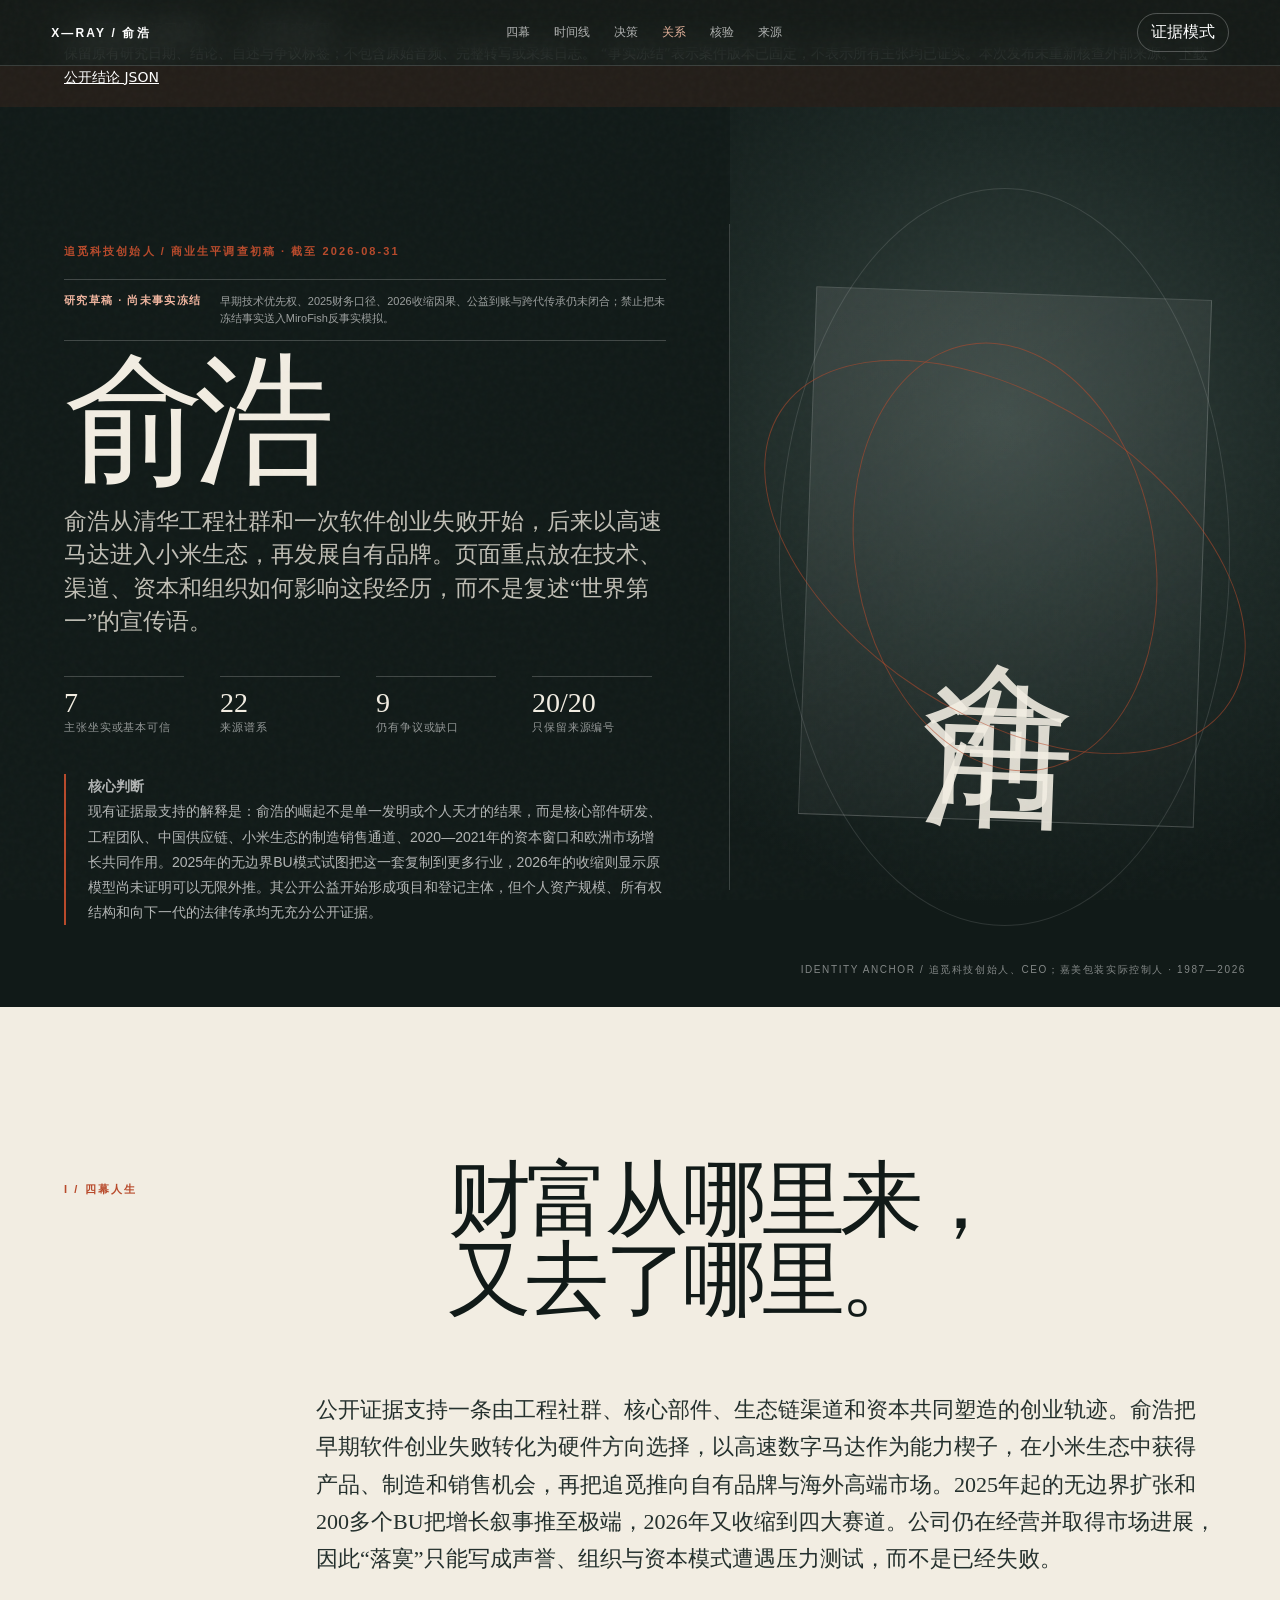
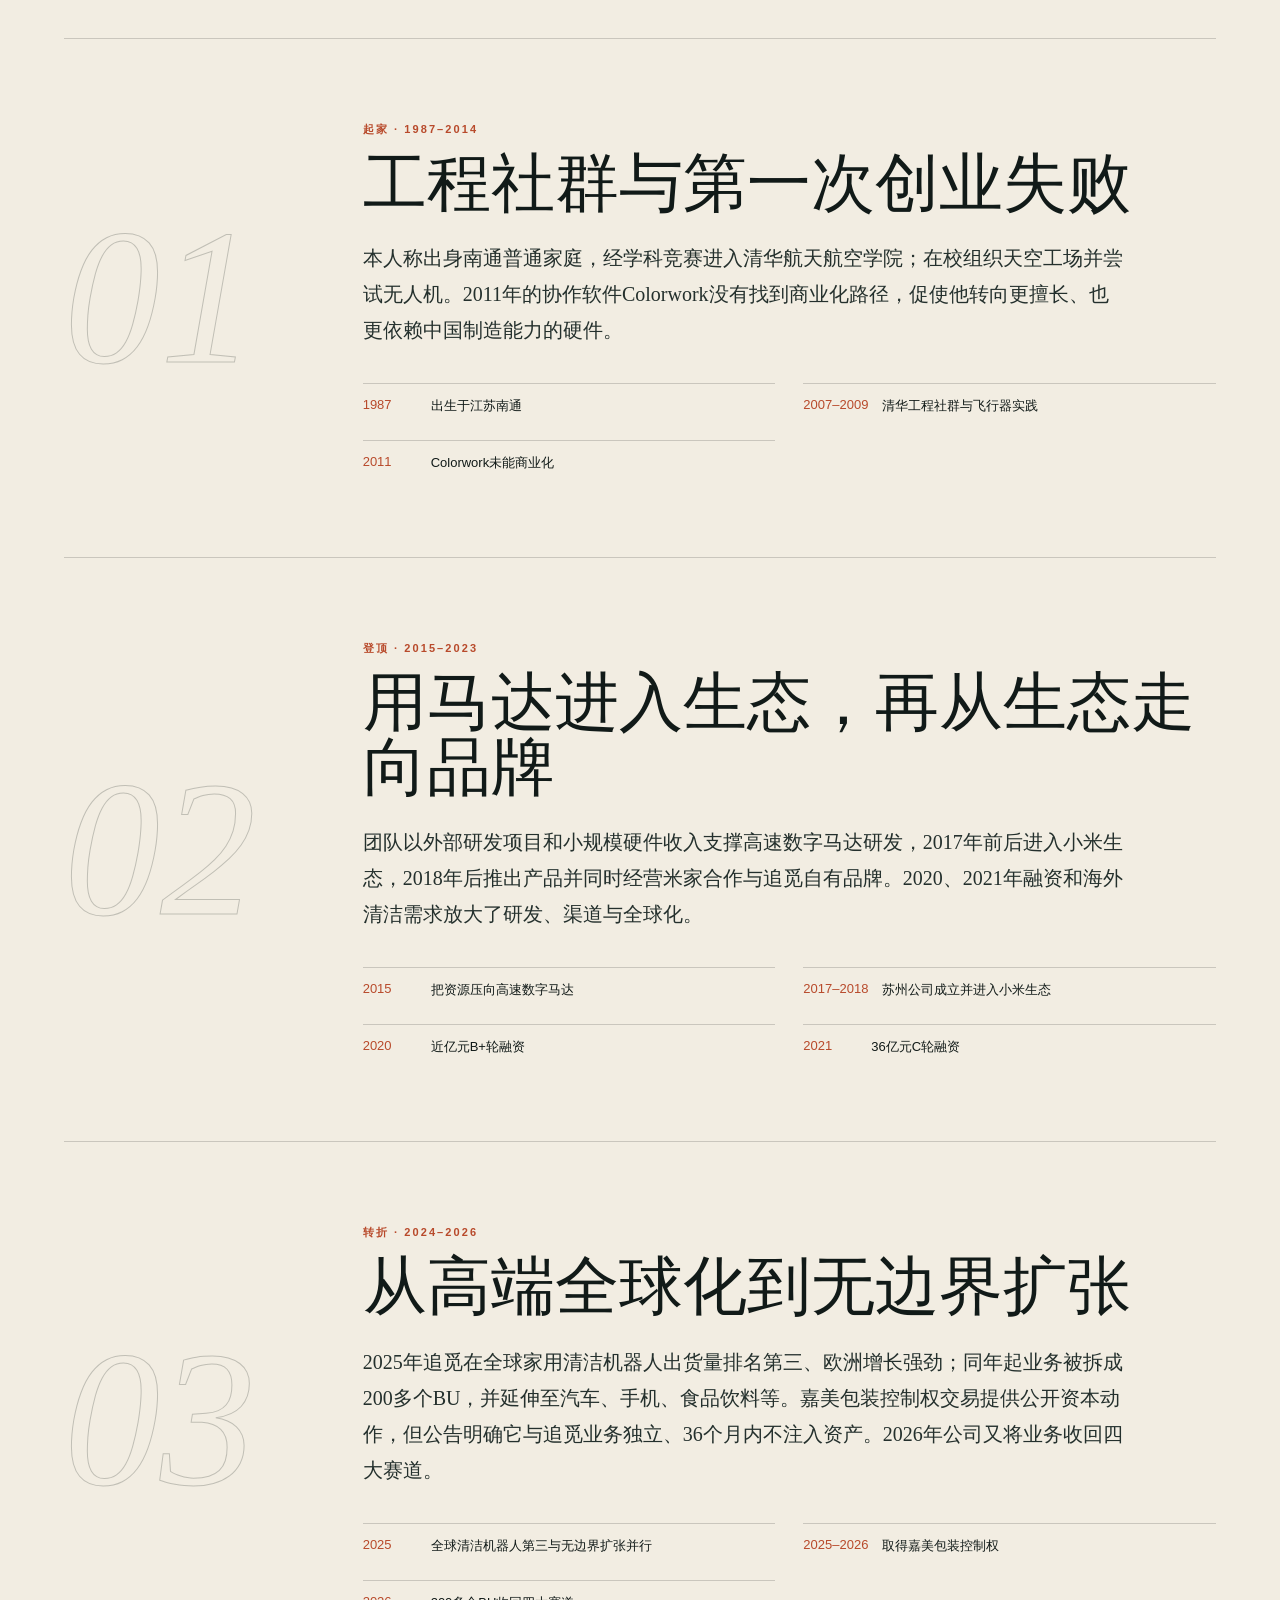
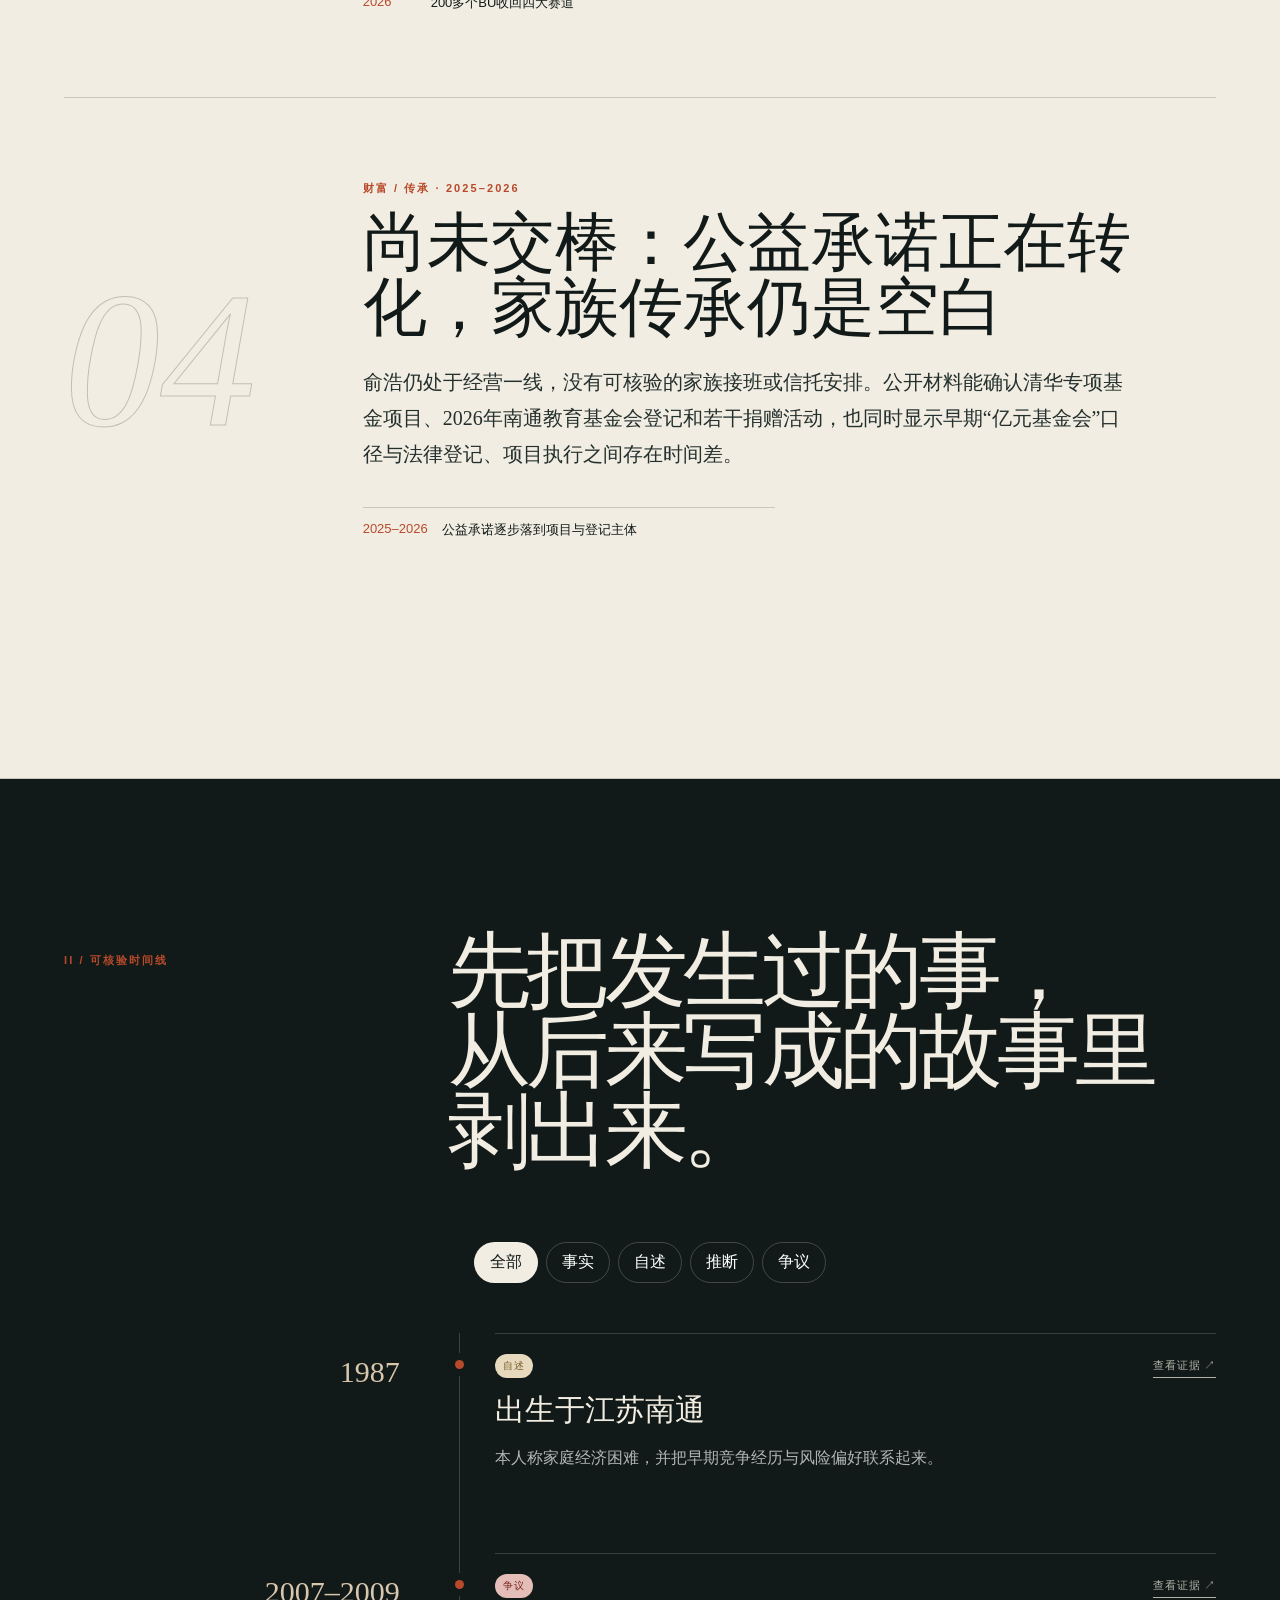
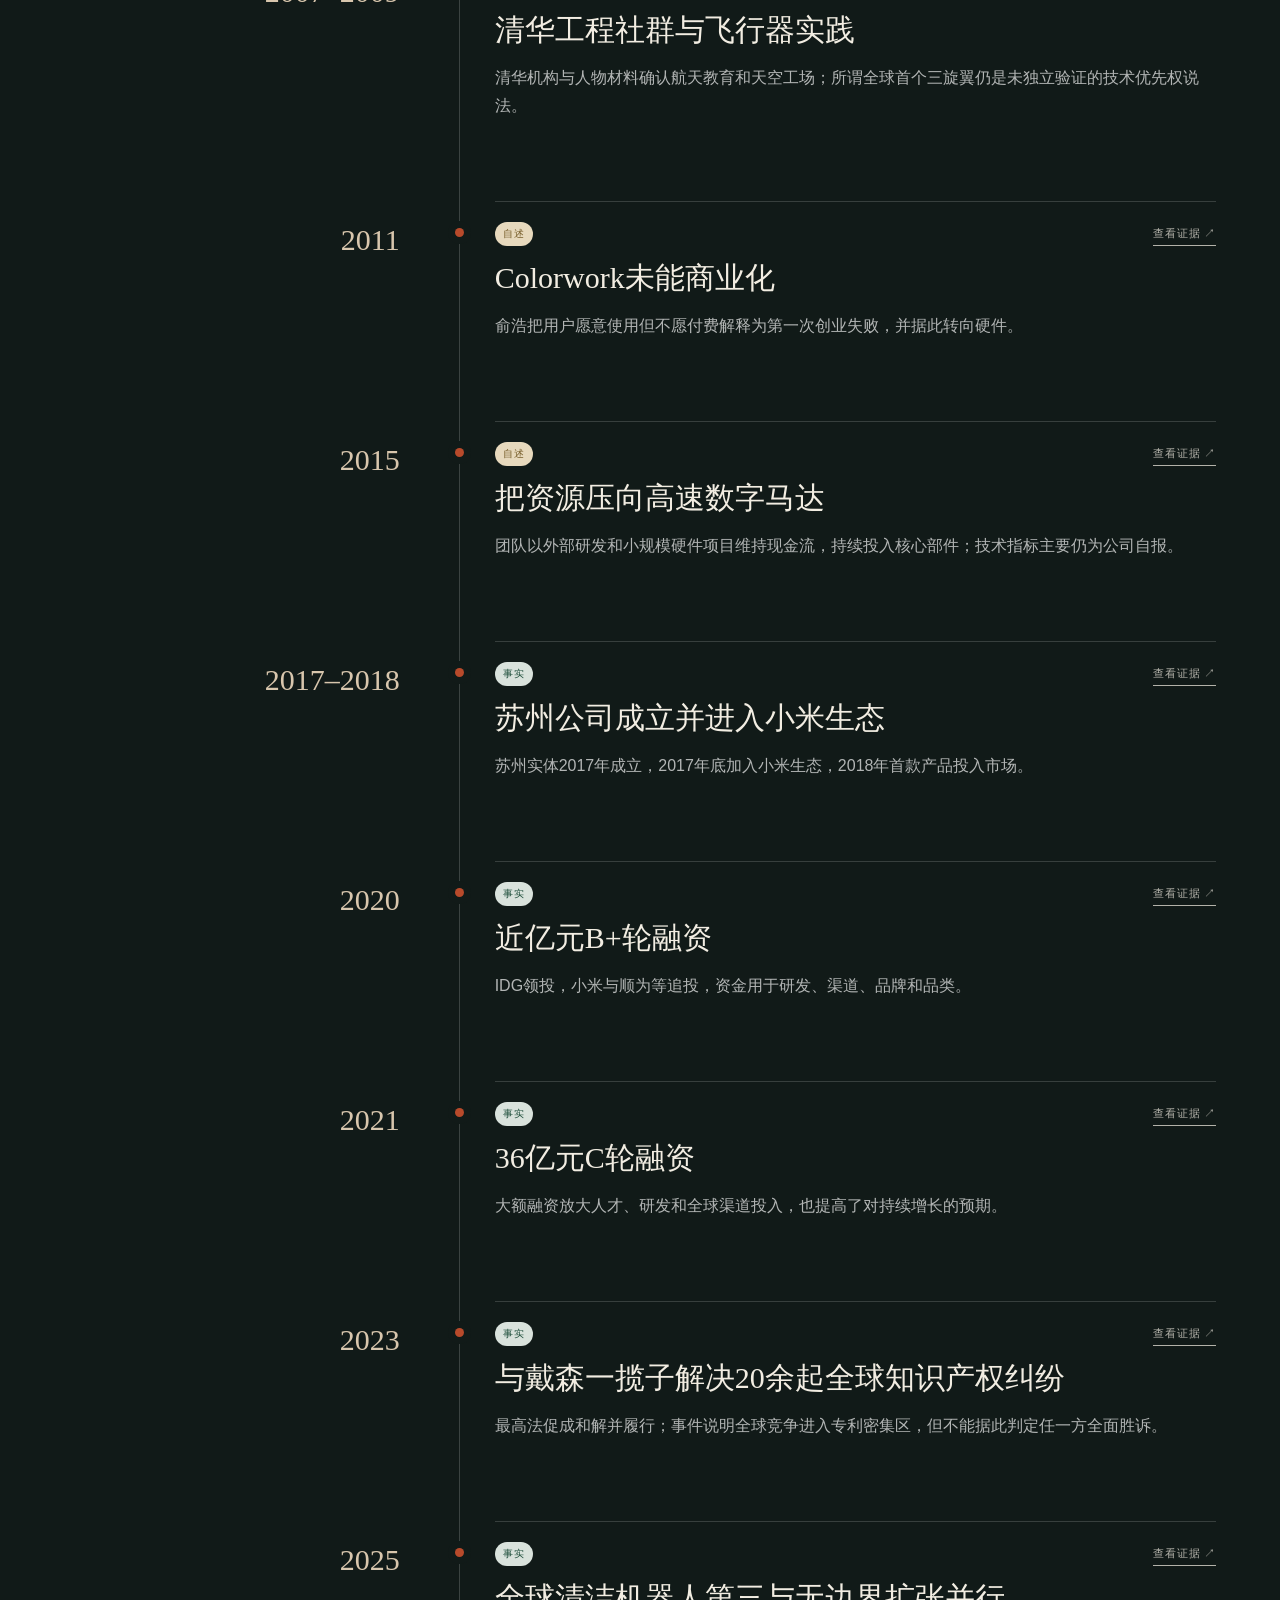
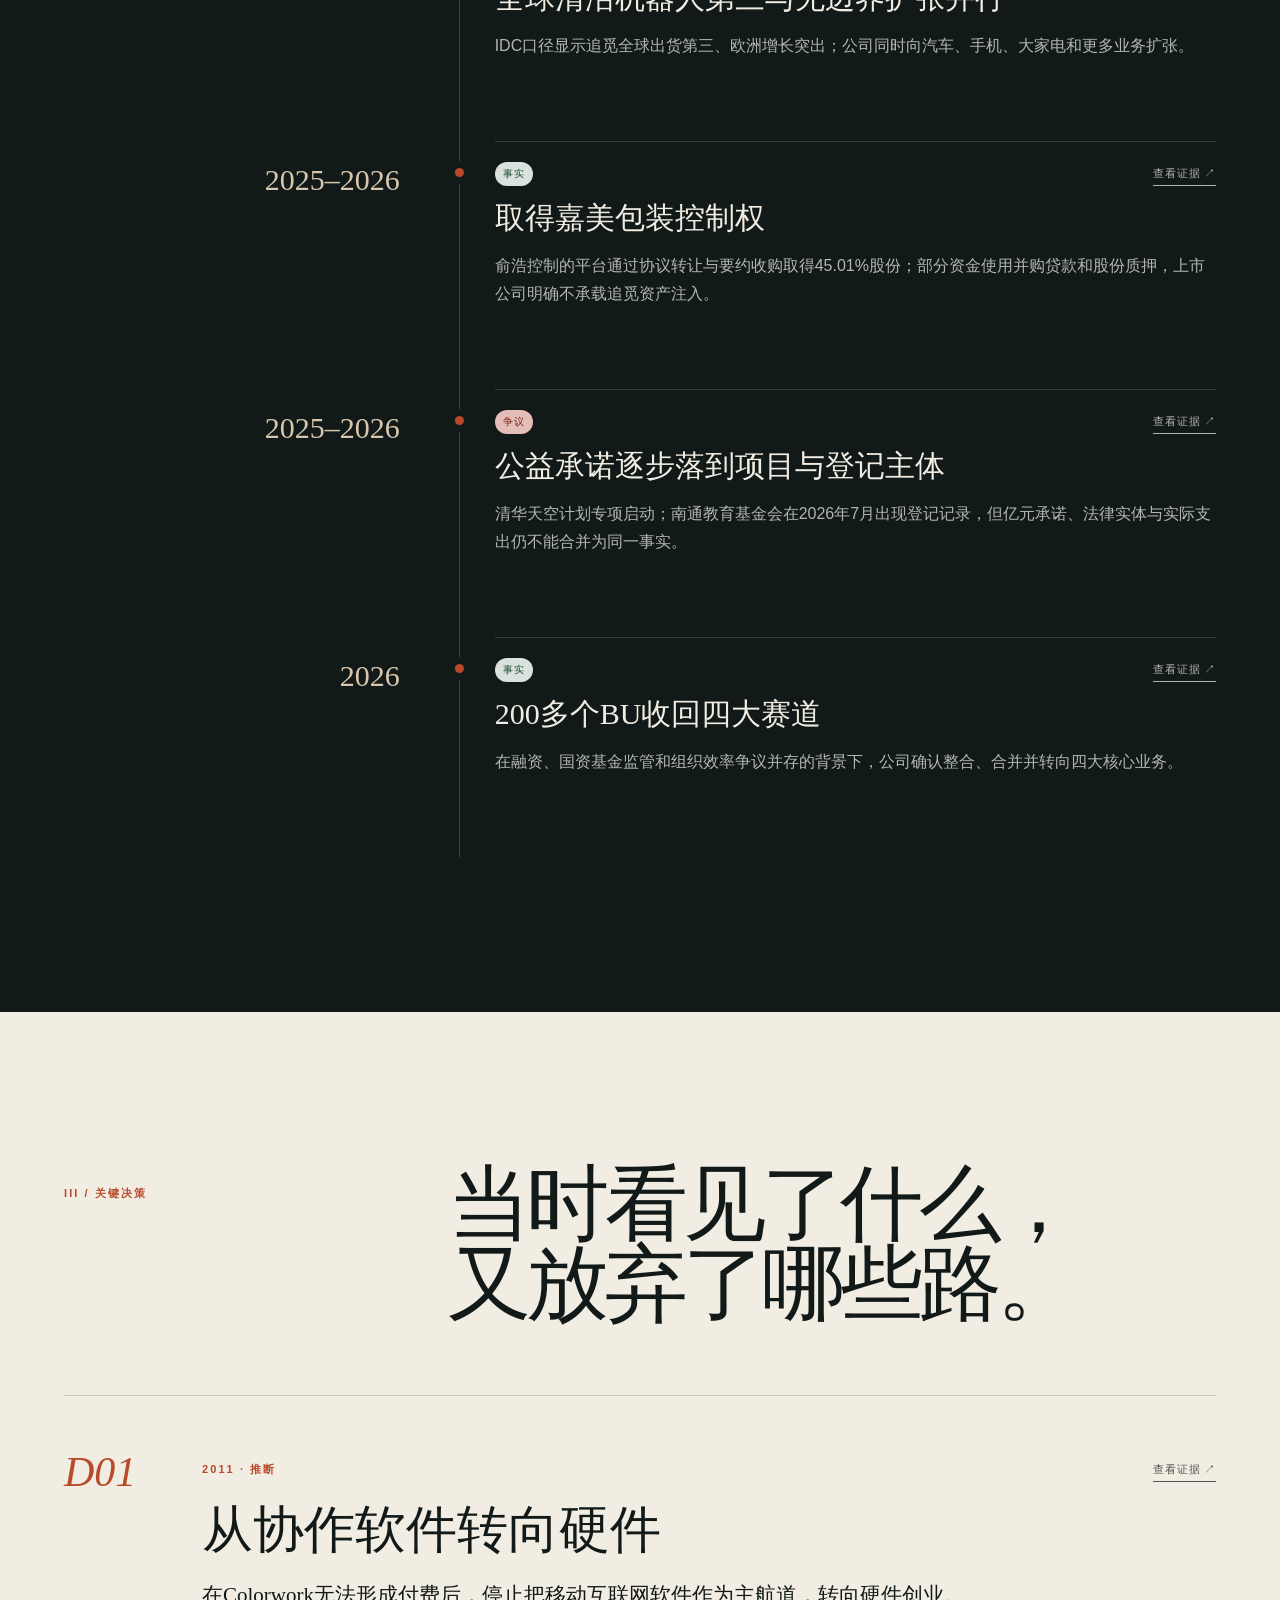
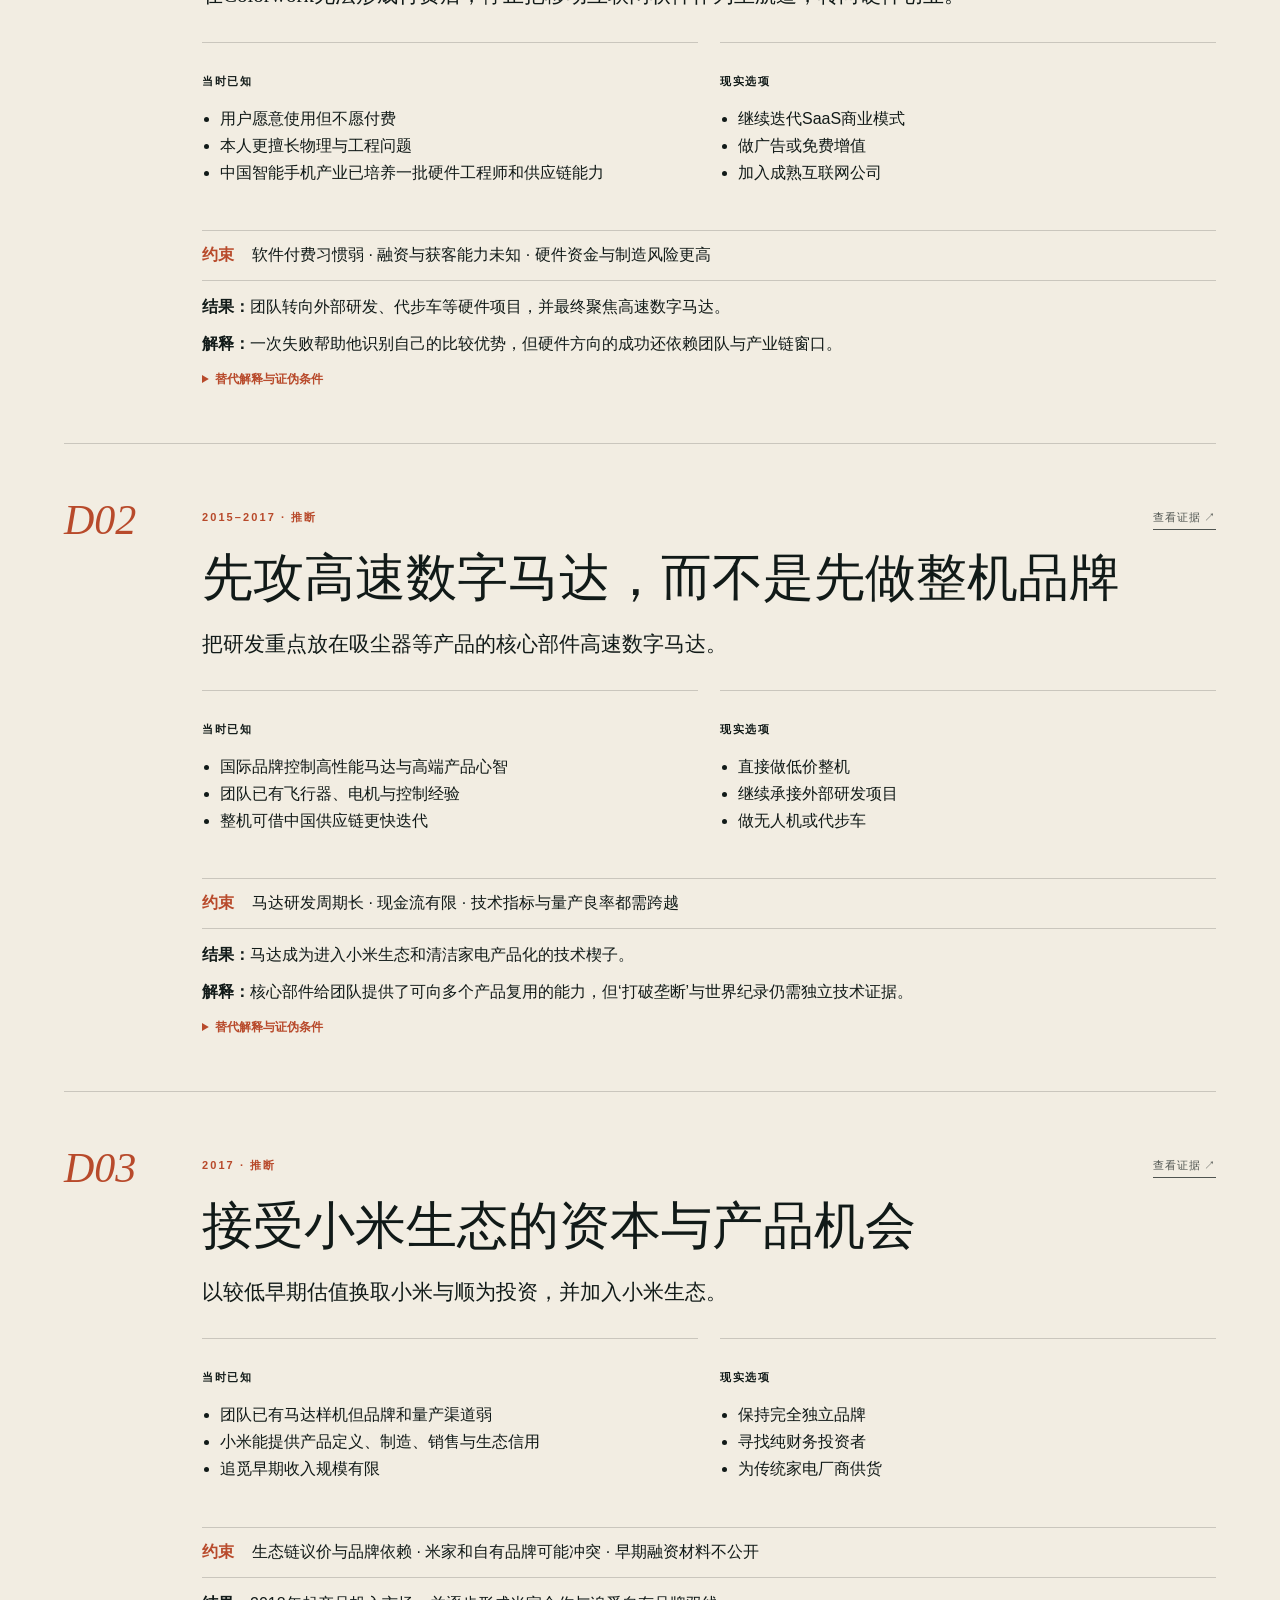
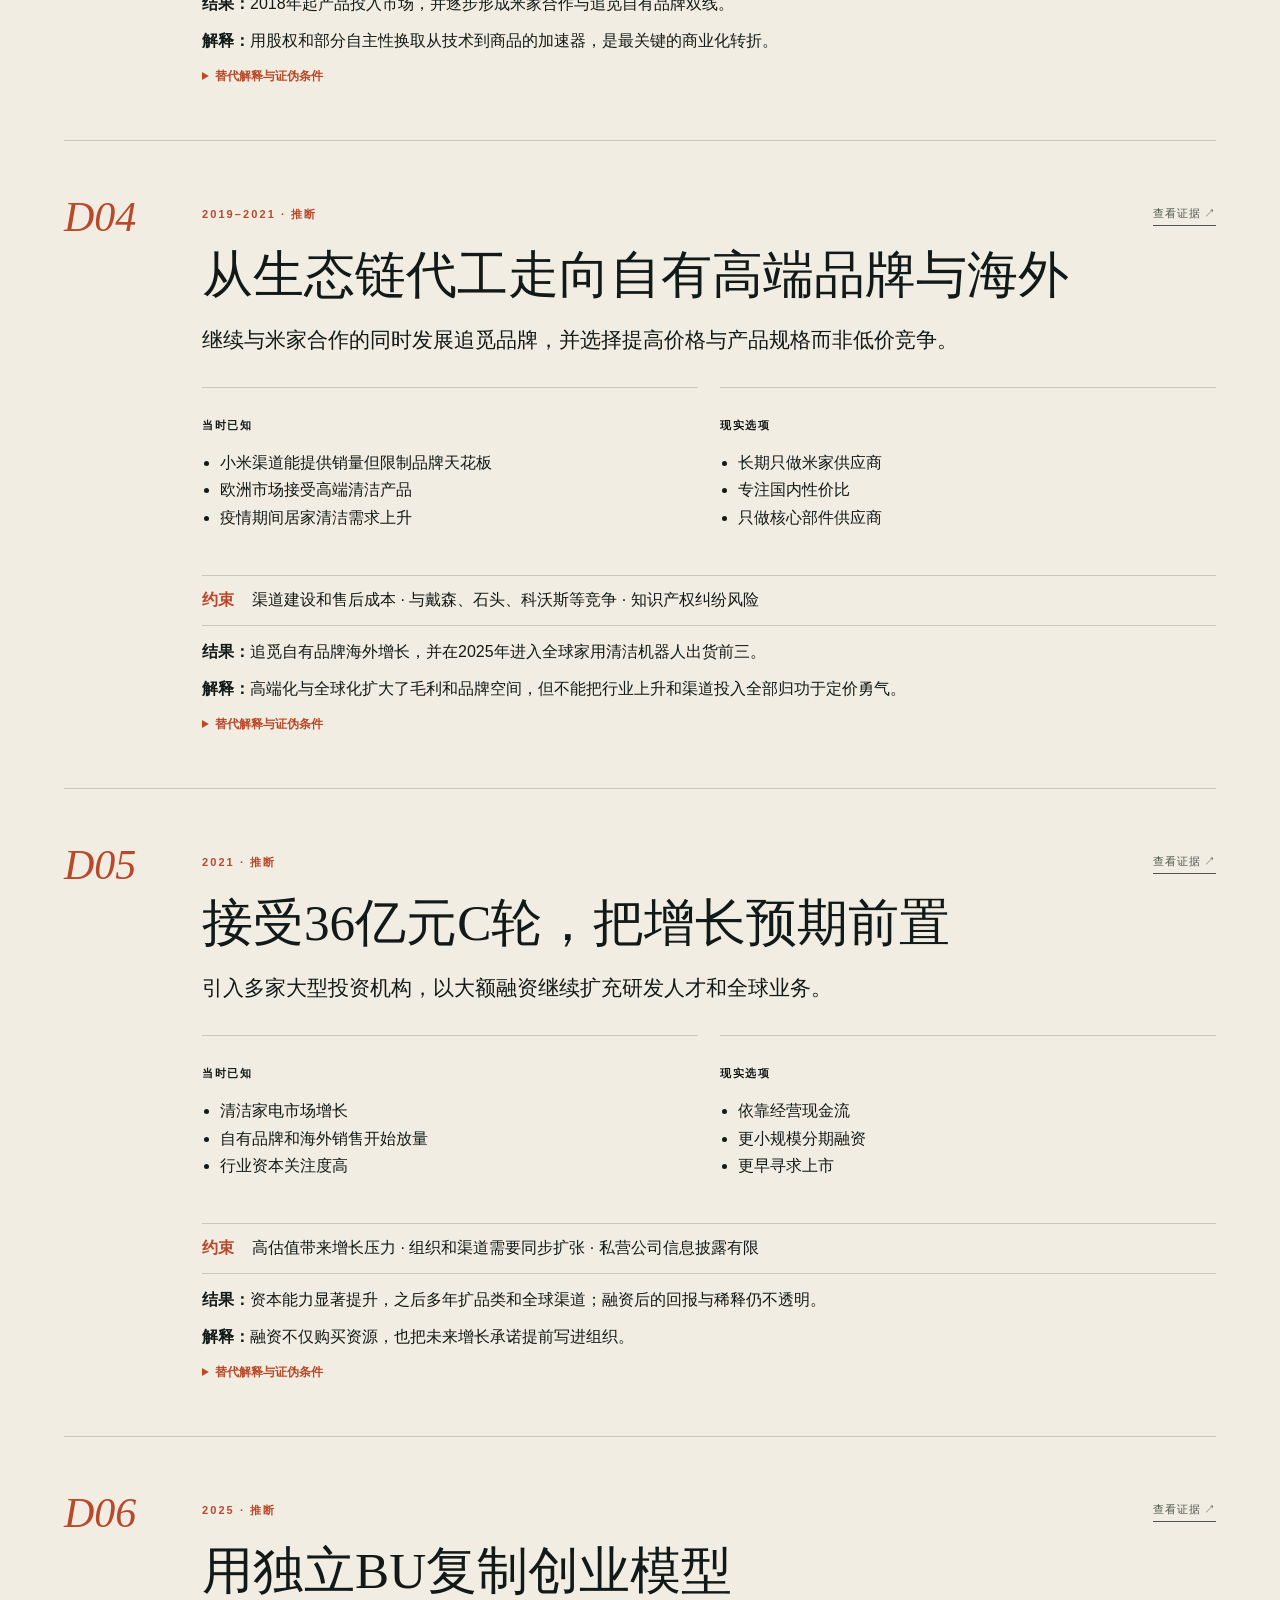
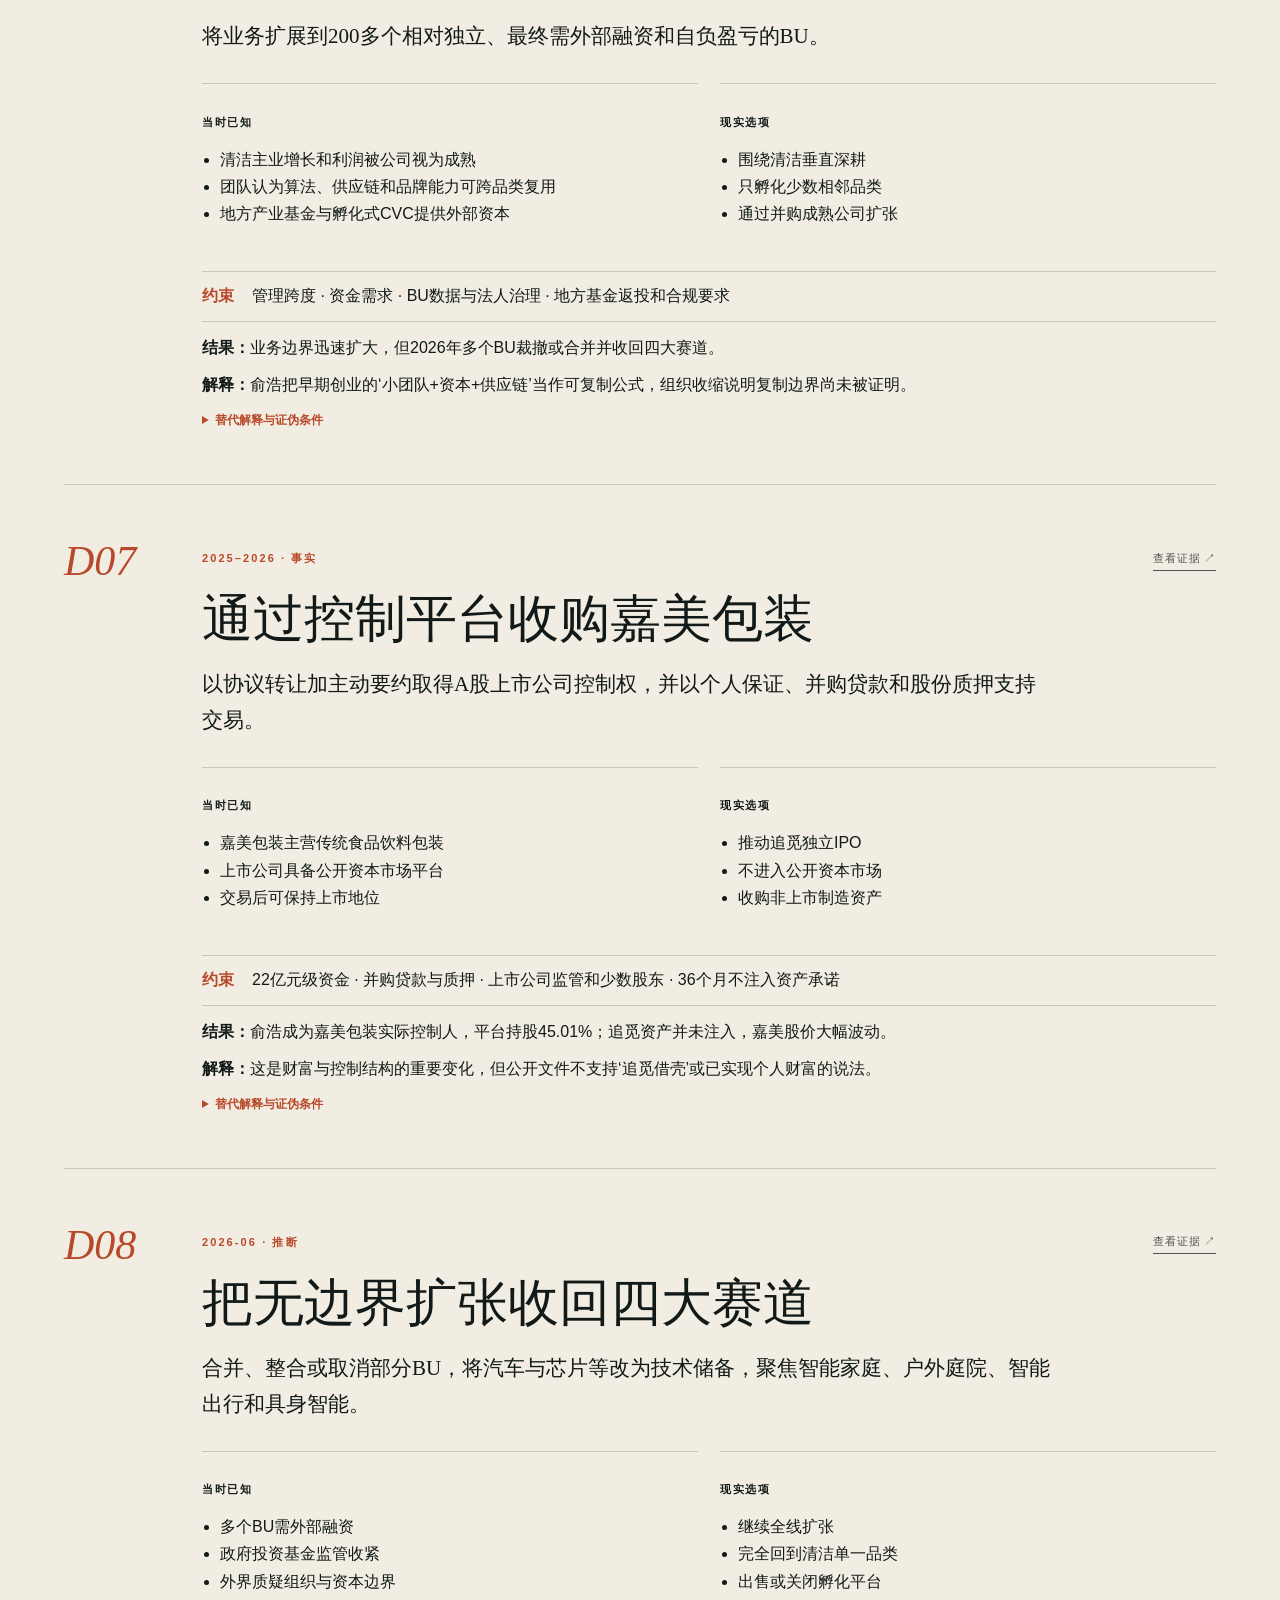
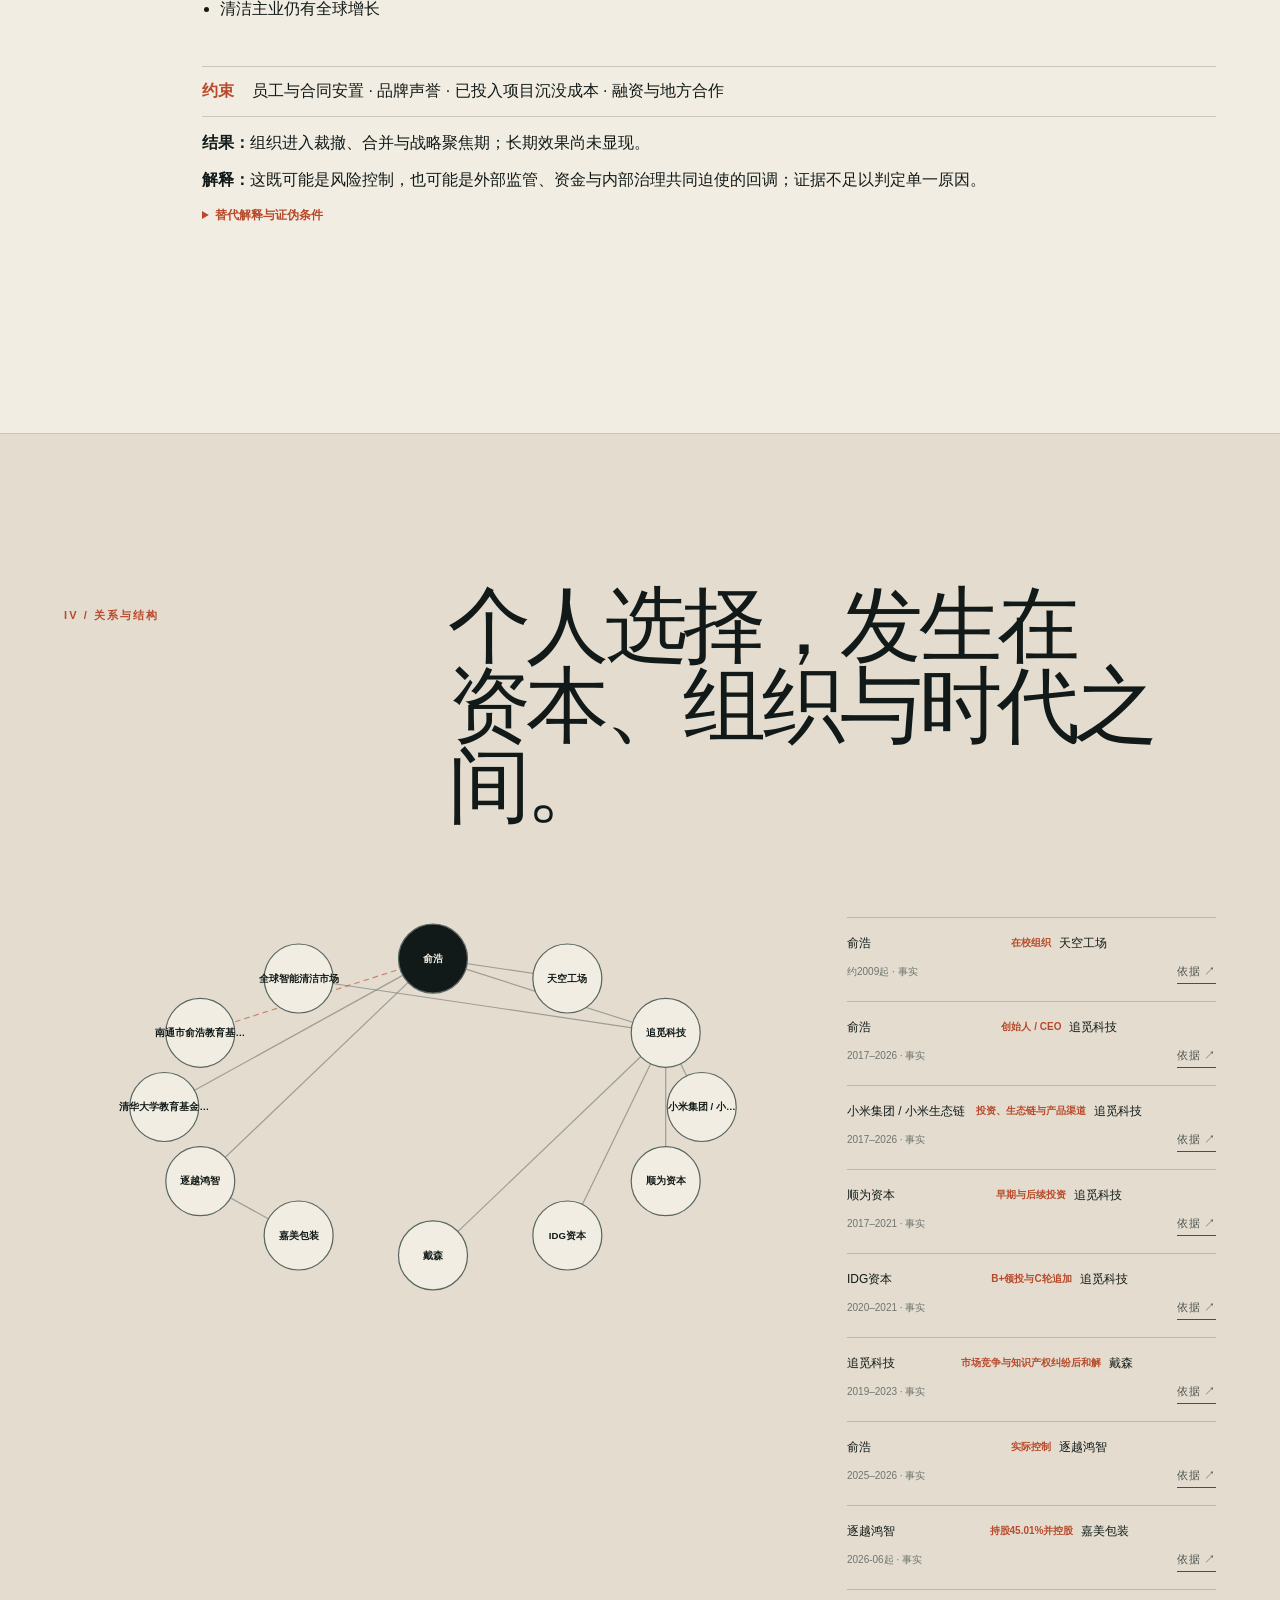
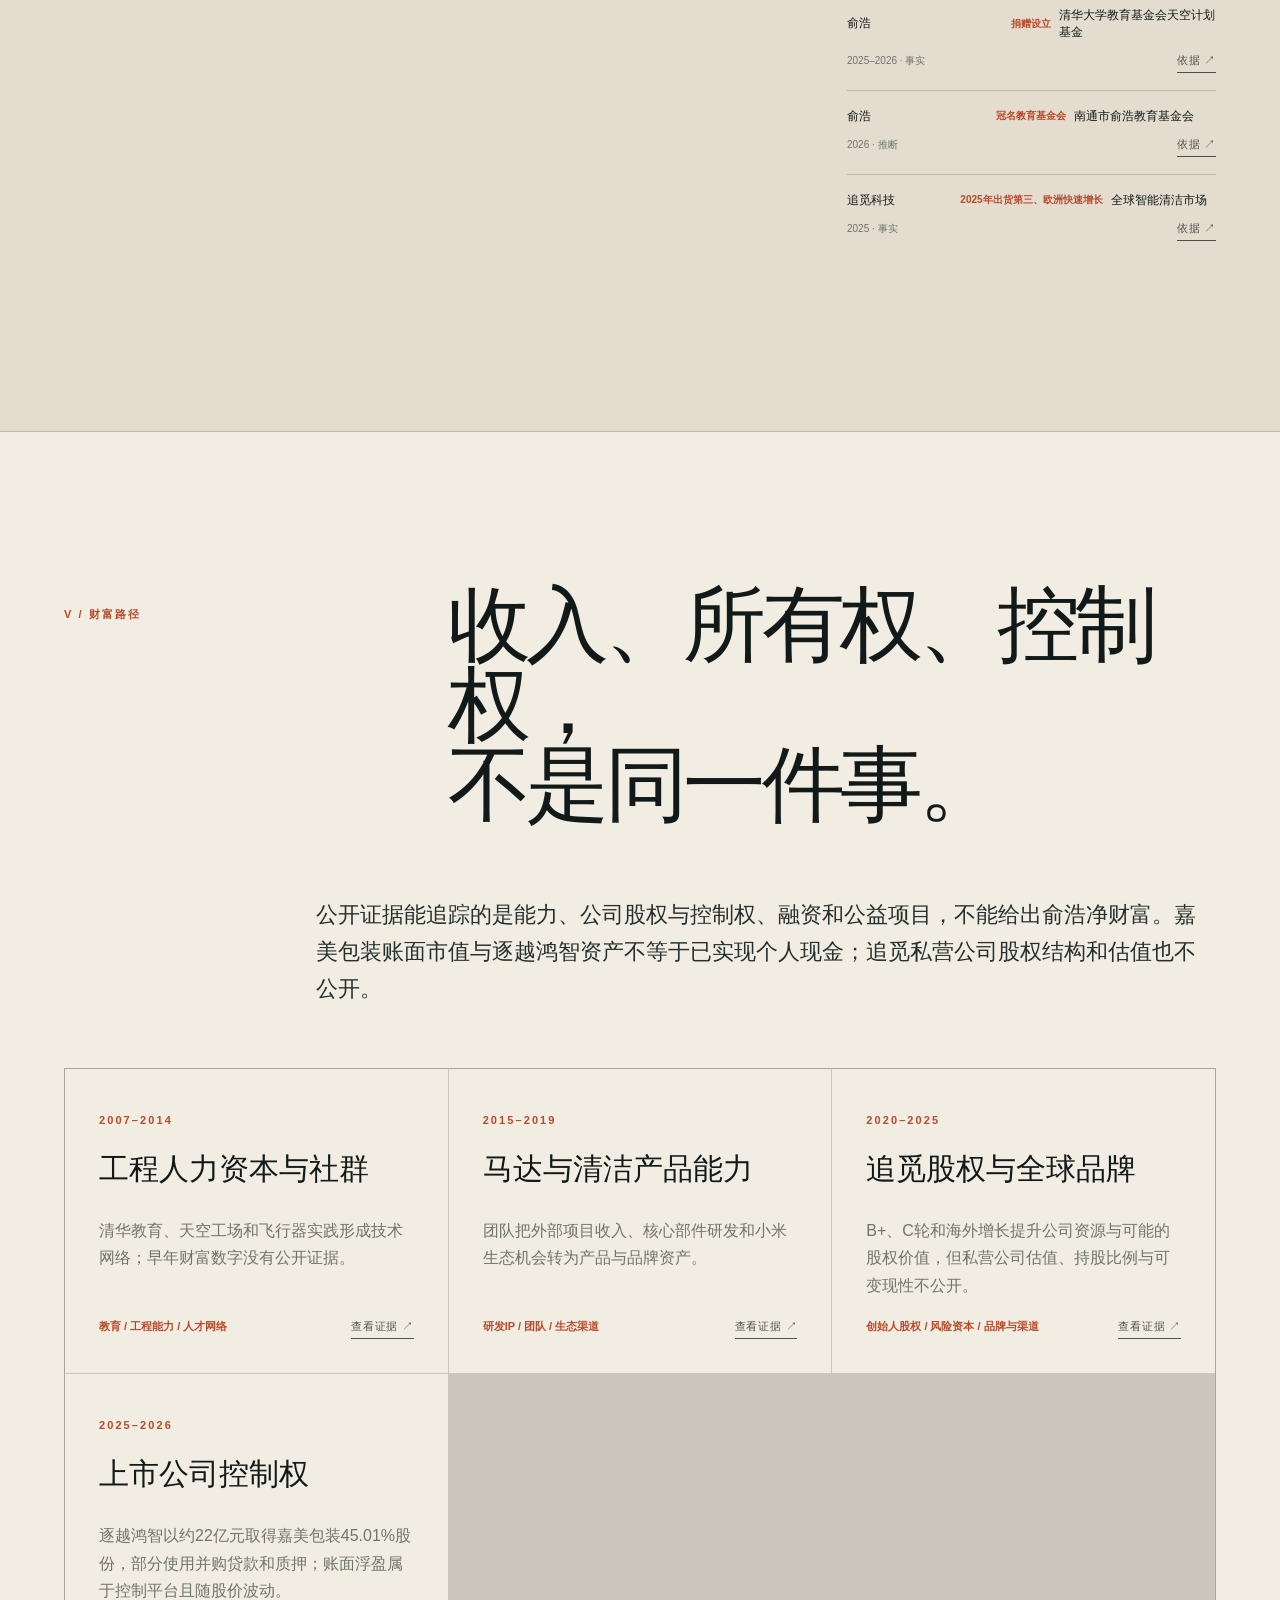
<file: website/cases/yu-hao-dreame/index.html>
<!doctype html>
<html lang="zh-CN"><head><meta charset="utf-8"><meta name="viewport" content="width=device-width,initial-scale=1">
<meta name="description" content="俞浩从清华工程社群和一次软件创业失败开始，后来以高速马达进入小米生态，再发展自有品牌。页面重点放在技术、渠道、资本和组织如何影响这段经历，而不是复述“世界第一”的宣传语。"><title>俞浩：追觅的创业与扩张 · 商业生平调查</title>
<style>
:root{--ink:#111a18;--ink-2:#24302d;--paper:#f2ede2;--paper-2:#e9e1d2;--rust:#b84a2b;--gold:#b99861;--muted:#6f746e;--line:rgba(17,26,24,.18);--serif:"Songti SC","STSong","Noto Serif CJK SC",Georgia,serif;--sans:-apple-system,BlinkMacSystemFont,"Segoe UI","PingFang SC","Microsoft YaHei",sans-serif}
*{box-sizing:border-box}html{scroll-behavior:smooth}body{margin:0;background:var(--paper);color:var(--ink);font-family:var(--sans);overflow-x:hidden}body:before{content:"";position:fixed;inset:0;pointer-events:none;opacity:.22;z-index:20;background-image:url("data:image/svg+xml,%3Csvg viewBox='0 0 180 180' xmlns='http://www.w3.org/2000/svg'%3E%3Cfilter id='n'%3E%3CfeTurbulence type='fractalNoise' baseFrequency='.9' numOctaves='3' stitchTiles='stitch'/%3E%3C/filter%3E%3Crect width='100%25' height='100%25' filter='url(%23n)' opacity='.12'/%3E%3C/svg%3E")}
a{color:inherit}button{font:inherit}.topbar{position:fixed;inset:0 0 auto;z-index:15;height:66px;display:flex;align-items:center;justify-content:space-between;padding:0 4vw;color:#fff;border-bottom:1px solid rgba(255,255,255,.15);background:rgba(17,26,24,.74);backdrop-filter:blur(14px)}.brand{font:700 12px/1 var(--sans);letter-spacing:.18em}.nav{display:flex;gap:24px}.nav a{font-size:12px;text-decoration:none;opacity:.66;white-space:nowrap;display:flex;align-items:center;min-height:44px}.nav a.active,.nav a:hover{opacity:1;color:#e6b39c}.mode-toggle{border:1px solid rgba(255,255,255,.25);border-radius:999px;background:transparent;color:#fff;padding:8px 13px;cursor:pointer}
.hero{min-height:100svh;background:var(--ink);color:var(--paper);display:grid;grid-template-columns:1.14fr .86fr;position:relative;overflow:hidden}.hero-copy{padding:clamp(104px,14vh,150px) 5vw 68px;display:flex;flex-direction:column;justify-content:space-between;position:relative;z-index:2}.hero-copy:after{content:"";position:absolute;right:0;top:13%;bottom:13%;width:1px;background:rgba(255,255,255,.18)}.eyebrow,.kicker{font-size:11px;text-transform:uppercase;letter-spacing:.19em;font-weight:750;color:var(--rust)}.research-state{display:flex;align-items:flex-start;gap:18px;margin:20px 0 0;padding:13px 0;border-top:1px solid rgba(255,255,255,.2);border-bottom:1px solid rgba(255,255,255,.2);max-width:760px}.research-state strong{font-size:11px;letter-spacing:.13em;text-transform:uppercase;color:#f0b59f;white-space:nowrap}.research-state span{font-size:11px;line-height:1.55;color:rgba(255,255,255,.58)}.hero h1{font:400 clamp(70px,11vw,170px)/.84 var(--serif);letter-spacing:-.08em;margin:22px 0;max-width:860px}.hero-dek{font:400 clamp(18px,1.8vw,28px)/1.45 var(--serif);max-width:760px;color:rgba(242,237,226,.78)}.hero-meta{display:flex;gap:36px;flex-wrap:wrap;margin-top:38px}.hero-meta div{border-top:1px solid rgba(255,255,255,.2);padding-top:12px;min-width:120px}.hero-meta strong{font:400 28px/1 var(--serif);display:block}.hero-meta span{font-size:11px;color:rgba(255,255,255,.55);letter-spacing:.08em}.hero-thesis{margin-top:36px;max-width:680px;border-left:2px solid var(--rust);padding-left:22px;font-size:14px;line-height:1.8;color:rgba(255,255,255,.68)}
.hero-visual{position:relative;display:grid;place-items:center;overflow:hidden;background:radial-gradient(circle at 50% 35%,#35433f 0,#1c2825 45%,#111a18 75%)}.hero-visual:before{content:"";position:absolute;inset:9%;border:1px solid rgba(255,255,255,.12);border-radius:50%}.portrait-image{width:100%;height:100%;object-fit:cover;filter:grayscale(1) contrast(1.08);mix-blend-mode:luminosity;opacity:.82}.portrait-abstract{position:relative;width:min(58vh,72%);aspect-ratio:3/4;border:1px solid rgba(255,255,255,.16);display:grid;place-items:center;transform:rotate(2deg);background:linear-gradient(145deg,rgba(255,255,255,.09),rgba(255,255,255,.01))}.portrait-abstract span{font:400 clamp(84px,12vw,170px)/1 var(--serif);color:rgba(242,237,226,.9);writing-mode:vertical-rl;letter-spacing:.12em}.portrait-abstract i,.portrait-abstract b{position:absolute;border:1px solid rgba(184,74,43,.55);border-radius:50%;inset:9% 12%;transform:rotate(-12deg)}.portrait-abstract b{inset:20% -18%;transform:rotate(31deg)}.visual-caption{position:absolute;bottom:30px;right:34px;font-size:10px;letter-spacing:.16em;color:rgba(255,255,255,.48)}
.section{padding:clamp(90px,12vw,170px) max(5vw,24px);border-bottom:1px solid var(--line)}.section-head{display:grid;grid-template-columns:1fr 2fr;align-items:start;margin-bottom:70px}.section-head h2{font:400 clamp(42px,6.5vw,94px)/.96 var(--serif);letter-spacing:-.055em;margin:0;max-width:1000px}.section-head .kicker{padding-top:10px}.lede{font:400 22px/1.7 var(--serif);max-width:900px;margin:0 0 60px auto;color:var(--ink-2)}
.story{background:var(--paper)}.chapter{display:grid;grid-template-columns:.55fr 2fr;gap:5vw;min-height:52vh;padding:72px 0;border-top:1px solid var(--line);align-items:center}.chapter-number{font:italic 400 clamp(80px,15vw,230px)/1 var(--serif);color:transparent;-webkit-text-stroke:1px rgba(17,26,24,.22)}.chapter-copy h3{font:400 clamp(38px,5vw,76px)/1.02 var(--serif);margin:14px 0 24px;max-width:880px}.chapter-copy>p:not(.kicker){font:400 20px/1.8 var(--serif);max-width:760px;color:var(--ink-2)}.chapter-beats{list-style:none;margin:35px 0 0;padding:0;display:grid;grid-template-columns:repeat(2,minmax(0,1fr));gap:12px 28px}.chapter-beats li{display:flex;gap:14px;padding:13px 0;border-top:1px solid var(--line);font-size:13px}.chapter-beats time{color:var(--rust);min-width:54px}
.post-exit-section{position:relative;overflow:clip;background:#d7cbb7}.post-exit-section:before{content:"2015—2026";position:absolute;right:-.025em;top:.35em;font:italic 400 clamp(90px,18vw,270px)/1 var(--serif);letter-spacing:-.08em;color:rgba(17,26,24,.055);white-space:nowrap}.post-exit-intro{display:grid;grid-template-columns:1fr 2fr;gap:5vw;margin-bottom:70px;position:relative}.post-exit-thesis{font:400 clamp(24px,3vw,42px)/1.45 var(--serif);margin:0;max-width:930px}.post-exit-question{align-self:end;margin:0;padding:18px 0 0;border-top:1px solid var(--line);font-size:12px;line-height:1.7;color:var(--muted)}.post-exit-layout{display:grid;grid-template-columns:minmax(150px,.55fr) 2fr;gap:5vw;position:relative}.post-exit-axis{position:sticky;top:100px;height:calc(100vh - 130px);min-height:540px;display:flex;flex-direction:column;justify-content:space-between;border-left:1px solid var(--ink);padding:0 0 0 24px}.post-exit-axis span{font:400 clamp(36px,5vw,72px)/1 var(--serif)}.post-exit-axis b{font:italic 400 clamp(95px,13vw,190px)/.8 var(--serif);color:var(--rust)}.post-exit-axis small{font-size:10px;letter-spacing:.18em;text-transform:uppercase;color:var(--muted);writing-mode:vertical-rl;position:absolute;right:0;top:42%}.post-exit-event{display:grid;grid-template-columns:150px 1fr;gap:35px;padding:34px 0 52px;border-top:1px solid var(--line)}.post-exit-date strong{display:block;font:400 27px/1.1 var(--serif)}.post-exit-date span{display:block;margin-top:12px;font-size:10px;letter-spacing:.13em;text-transform:uppercase;color:var(--rust)}.post-exit-copy h3{font:400 clamp(28px,3vw,46px)/1.15 var(--serif);margin:16px 0}.post-exit-copy p{max-width:760px;margin:0;color:var(--ink-2);line-height:1.8}
.timeline-section{background:var(--ink);color:var(--paper)}.timeline-section .section-head h2{color:var(--paper)}.filters{display:flex;gap:8px;flex-wrap:wrap;margin:0 0 50px calc(33.333% + 2vw)}.filter{border:1px solid rgba(255,255,255,.2);background:transparent;color:#fff;border-radius:999px;padding:9px 15px;cursor:pointer}.filter.active{background:var(--paper);color:var(--ink)}.timeline-item{display:grid;grid-template-columns:1fr 70px 2fr;max-width:1200px;margin:auto;min-height:180px}.timeline-date{font:400 30px/1 var(--serif);padding:24px 25px 0 0;text-align:right;color:#d8c6ad}.timeline-mark{position:relative;display:flex;justify-content:center}.timeline-mark:before{content:"";width:1px;background:rgba(255,255,255,.18);position:absolute;inset:0 auto}.timeline-mark span{position:relative;margin-top:27px;width:9px;height:9px;border-radius:50%;background:var(--rust);box-shadow:0 0 0 7px var(--ink)}.timeline-copy{padding:20px 0 65px;border-top:1px solid rgba(255,255,255,.16)}.timeline-copy h3{font:400 30px/1.2 var(--serif);margin:14px 0}.timeline-copy p{line-height:1.75;color:rgba(255,255,255,.68);max-width:720px}.item-top{display:flex;align-items:center;justify-content:space-between;gap:18px}.status{display:inline-block;font-size:10px;letter-spacing:.12em;border-radius:999px;padding:5px 8px;background:#d9e2dc;color:#1d4d3a}.status.self_report,.status.self_reported{background:#e7d9bd;color:#765d2a}.status.inference,.status.partial{background:#eed1bf;color:#7b3b26}.status.dispute,.status.contradicted{background:#e5bdb8;color:#78251f}.status.unverified{background:#ddd;color:#555}.status.credible{background:#cfe0d3;color:#265c3b}.evidence-trigger{border:0;border-bottom:1px solid currentColor;background:transparent;color:inherit;padding:4px 0;cursor:pointer;font-size:11px;letter-spacing:.07em;opacity:.72}.evidence-trigger:hover{opacity:1}.no-source{font-size:10px;color:var(--muted)}
.decision{display:grid;grid-template-columns:110px 1fr;gap:28px;border-top:1px solid var(--line);padding:55px 0}.decision-index{font:italic 42px/1 var(--serif);color:var(--rust)}.decision-main h3{font:400 clamp(30px,4vw,58px)/1.08 var(--serif);margin:14px 0}.decision-act{font:400 21px/1.7 var(--serif);max-width:850px}.decision-grid{display:grid;grid-template-columns:1fr 1fr;gap:22px;margin:28px 0}.decision-grid>div{border-top:1px solid var(--line);padding-top:16px}.decision h4,.scenario h4{font-size:11px;letter-spacing:.14em;text-transform:uppercase}.decision ul,.scenario ul{padding-left:18px;line-height:1.7}.constraint{display:flex;gap:18px;padding:14px 0;border-top:1px solid var(--line);border-bottom:1px solid var(--line)}.constraint span{color:var(--rust);font-weight:700}details{margin-top:16px}summary{cursor:pointer;color:var(--rust);font-size:12px;font-weight:700}
.network-section{background:#e3dccf}.network-wrap{display:grid;grid-template-columns:1.6fr .8fr;gap:45px;align-items:start}.network-svg{width:100%;height:auto;min-height:420px}.network-edge{stroke:#6f746e;stroke-width:1.5;opacity:.6;marker-end:url(#arrow)}.network-edge.inference{stroke:var(--rust);stroke-dasharray:7 5}.network-edge.dispute{stroke:#8b3026;stroke-dasharray:2 5}#arrow path{fill:#6f746e}.network-node{cursor:pointer}.network-node circle{fill:var(--paper);stroke:#596560;stroke-width:1.5;transition:.2s}.network-node text{font:600 12px var(--sans);fill:var(--ink);pointer-events:none}.network-node.type-person circle{fill:var(--ink)}.network-node.type-person text{fill:var(--paper)}.network-node.active circle{stroke:var(--rust);stroke-width:5}.network-edge.dim{opacity:.08}.relationship-list{list-style:none;padding:0;margin:20px 0}.relationship-list li{display:grid;grid-template-columns:1fr auto 1fr;gap:8px;padding:17px 0;border-top:1px solid var(--line);align-items:center;font-size:12px}.relationship-list b{color:var(--rust);font-size:10px;text-transform:uppercase}.relationship-list small{grid-column:1/3;color:var(--muted)}.relationship-list .evidence-trigger{justify-self:end}
.wealth-grid{display:grid;grid-template-columns:repeat(3,1fr);gap:1px;background:var(--line);border:1px solid var(--line)}.wealth-stage{background:var(--paper);padding:34px;min-height:290px;display:flex;flex-direction:column}.wealth-stage h3{font:400 30px/1.15 var(--serif);margin:15px 0}.wealth-stage p:not(.kicker){line-height:1.7;color:var(--muted)}.wealth-stage .item-top{margin-top:auto}.wealth-mechanism{font-size:11px;color:var(--rust);font-weight:700}.transfer-list{list-style:none;margin:65px 0 0;padding:0}.transfer-list li{display:flex;justify-content:space-between;gap:30px;padding:25px 0;border-top:1px solid var(--line)}.transfer-list span{font-size:11px;color:var(--rust)}.transfer-list h4{font:400 25px/1.2 var(--serif);margin:5px 0}
.context-grid{display:grid;grid-template-columns:repeat(2,1fr);gap:0 60px}.context-line{padding:35px 0;border-top:1px solid var(--line)}.context-line h3{font:400 28px/1.2 var(--serif)}.context-line p{line-height:1.7;color:var(--muted)}
.interviews-section{background:#ded4c3}.oral-audit{display:grid;grid-template-columns:1.15fr 1fr;gap:50px;padding:34px 0;margin:0 0 54px;border-top:1px solid var(--line);border-bottom:1px solid var(--line)}.oral-audit-lead h3{font:400 clamp(28px,3vw,46px)/1.15 var(--serif);margin:12px 0}.oral-audit-lead>p:last-child{color:var(--muted);font-size:12px;line-height:1.7}.oral-audit dl{display:grid;grid-template-columns:repeat(5,1fr);gap:16px;margin:0;align-self:center}.oral-audit dl div{border-left:1px solid var(--line);padding-left:12px}.oral-audit dt{font:400 clamp(25px,3vw,42px)/1 var(--serif)}.oral-audit dd{margin:7px 0 0;font-size:10px;color:var(--muted);letter-spacing:.08em}.interview-grid{display:grid;grid-template-columns:repeat(2,minmax(0,1fr));gap:1px;background:var(--line);border:1px solid var(--line);margin-bottom:70px}.interview-card{background:var(--paper);padding:30px;display:flex;flex-direction:column;min-height:290px}.interview-card h3{font:400 27px/1.25 var(--serif);margin:16px 0}.interview-card>p{color:var(--muted)}.interview-card code{font-size:10px;border:1px solid var(--line);border-radius:999px;padding:3px 6px;color:var(--rust)}.interview-card audio{width:100%;margin:22px 0 16px}.interview-card>small{display:block;margin-top:auto;color:var(--muted);line-height:1.5;overflow-wrap:anywhere}.oral-disclosure{display:grid;grid-template-columns:110px 1fr 90px;gap:30px;padding:30px 0;border-top:1px solid var(--line);align-items:start}.oral-time strong{font:400 25px/1 var(--serif);display:block;margin-bottom:12px}.oral-disclosure h3{font:400 27px/1.3 var(--serif);margin:9px 0}.oral-disclosure p{line-height:1.7}.oral-disclosure small{display:block;color:var(--muted);line-height:1.6;margin-top:7px}.verification-line code{font-size:9px;color:var(--rust);overflow-wrap:anywhere}.verification-line.pending{color:#8b3026}.oral-disclosure .evidence-trigger{justify-self:end}
.claims-section{background:#f7f3ea}.claim-row{display:grid;grid-template-columns:150px 1fr 120px;gap:35px;padding:32px 0;border-top:1px solid var(--line);align-items:start}.claim-row h3{font:400 23px/1.4 var(--serif);margin:0 0 10px}.claim-row p{color:var(--muted);line-height:1.6}.claim-row small{display:block;margin-top:8px;color:var(--muted)}.claim-row .citation-state{color:var(--rust);font-weight:700}.claim-proof{text-align:right}.claim-proof strong{display:block;font:400 38px/1 var(--serif)}.claim-proof span{display:block;font-size:10px;color:var(--muted);margin:5px 0 15px}
.gaps{background:var(--ink);color:var(--paper)}.gap{padding:27px 0;border-top:1px solid rgba(255,255,255,.18)}.gap summary{display:flex;align-items:flex-start;gap:20px;color:var(--paper);font:400 25px/1.3 var(--serif);list-style:none}.gap summary::-webkit-details-marker{display:none}.gap-mark{font:italic 64px/1 var(--serif);color:var(--rust);min-width:70px}.gap-body{padding:18px 0 0 90px;max-width:900px}.gap p,.gap small{color:rgba(255,255,255,.6);line-height:1.7}.gap-body strong{color:var(--paper)}.gap-claims{border-top:1px solid rgba(255,255,255,.18);padding-top:12px}
.simulation-section{background:#522a22;color:#f5e8d6}.scenario{border:1px solid rgba(255,255,255,.25);padding:42px;max-width:920px;margin-left:auto}.scenario-tag{font:700 10px/1 var(--sans);letter-spacing:.18em;color:#f1a07d}.scenario h3{font:400 36px/1.2 var(--serif)}.scenario small{color:rgba(255,255,255,.6)}
.sources-section{padding-bottom:130px}.source-list{list-style:none;padding:0;margin:0}.source-list li{display:grid;grid-template-columns:80px 1fr;gap:20px;padding:18px 0;border-top:1px solid var(--line)}.source-list>li>span{font:400 17px var(--serif);color:var(--rust)}.source-detail summary{display:flex;justify-content:space-between;gap:18px;align-items:baseline;font:600 14px/1.4 var(--sans);cursor:pointer}.source-detail summary::-webkit-details-marker{color:var(--rust)}.source-citation-state{font-size:10px;color:var(--rust);font-weight:500;white-space:nowrap}.source-list a{display:inline-block;margin-top:12px;font:600 12px/1.4 var(--sans);text-decoration-thickness:1px;text-underline-offset:3px;color:var(--rust)}.source-list small{display:block;color:var(--muted);margin-top:9px;line-height:1.55}.source-list blockquote{margin:15px 0;padding:13px 17px;border-left:2px solid var(--rust);background:var(--paper-2);font:400 15px/1.7 var(--serif)}.citation-note{margin:15px 0;color:var(--muted);font-size:12px;line-height:1.7}.footer{background:var(--ink);color:rgba(255,255,255,.58);padding:35px 5vw;display:flex;justify-content:space-between;gap:20px;font-size:11px}
.drawer{position:fixed;inset:0;z-index:30;display:none}.drawer.open{display:block}.drawer-backdrop{position:absolute;inset:0;background:rgba(0,0,0,.56)}.drawer-panel{position:absolute;right:0;top:0;bottom:0;width:min(590px,100%);background:var(--paper);padding:28px clamp(22px,5vw,58px);overflow:auto;box-shadow:-20px 0 80px rgba(0,0,0,.3);animation:slide .24s ease-out}@keyframes slide{from{transform:translateX(35px);opacity:0}}.drawer-close{border:1px solid var(--line);background:transparent;border-radius:50%;width:42px;height:42px;float:right;cursor:pointer}.drawer h2{font:400 43px/1.05 var(--serif);margin:55px 0 25px}.drawer-source{padding:25px 0;border-top:1px solid var(--line)}.drawer-source h3{font:400 22px/1.3 var(--serif)}.drawer-source blockquote{margin:16px 0;padding:15px 18px;border-left:2px solid var(--rust);background:var(--paper-2);font:400 15px/1.7 var(--serif)}.drawer-source small{display:block;color:var(--muted);line-height:1.6}.drawer-source a{display:inline-block;margin-top:12px;color:var(--rust);font-size:12px}.empty-state{padding:45px;border:1px dashed var(--line);color:var(--muted)}
.evidence-mode .evidence-trigger{background:var(--rust);color:white;border:0;padding:7px 10px;border-radius:2px;opacity:1}.reveal{opacity:0;transform:translateY(22px);transition:opacity .65s ease,transform .65s ease}.reveal.visible{opacity:1;transform:none}
@media(max-width:850px){.topbar{padding:0 18px}.nav{max-width:58vw;overflow:auto;gap:17px}.mode-toggle{display:none}.evidence-trigger,.filter{min-height:44px}.hero{grid-template-columns:1fr;min-height:auto}.hero-copy{min-height:78svh;padding:96px 22px 48px}.hero-copy:after{display:none}.research-state{display:block}.research-state span{display:block;margin-top:7px}.hero h1{font-size:25vw}.hero-visual{height:62svh}.section{padding:85px 22px}.section-head{grid-template-columns:1fr;gap:24px;margin-bottom:48px}.section-head h2{font-size:13vw}.chapter{grid-template-columns:74px 1fr;gap:18px;min-height:0;padding:50px 0;align-items:start}.chapter-number{font-size:62px}.chapter-beats{grid-template-columns:1fr}.post-exit-intro,.post-exit-layout{grid-template-columns:1fr}.post-exit-axis{position:relative;top:auto;height:auto;min-height:0;flex-direction:row;align-items:end;padding:18px 0 0;border-left:0;border-top:1px solid var(--ink)}.post-exit-axis b{font-size:92px}.post-exit-axis small{position:static;writing-mode:horizontal-tb;align-self:center}.post-exit-event{grid-template-columns:92px 1fr;gap:20px}.post-exit-date strong{font-size:20px}.timeline-item{grid-template-columns:70px 28px 1fr}.timeline-date{font-size:16px;padding-right:8px}.filters{margin-left:0}.decision{grid-template-columns:1fr}.decision-grid,.context-grid,.interview-grid,.oral-audit{grid-template-columns:1fr}.oral-audit{gap:24px}.oral-audit dl{grid-template-columns:repeat(3,1fr);row-gap:20px}.oral-disclosure{grid-template-columns:1fr}.oral-disclosure .evidence-trigger{justify-self:start}.network-wrap{grid-template-columns:1fr}.network-svg{min-height:260px}.wealth-grid{grid-template-columns:1fr}.claim-row{grid-template-columns:1fr}.claim-proof{text-align:left;display:flex;gap:10px;align-items:center}.claim-proof strong{font-size:28px}.relationship-list li{grid-template-columns:1fr auto 1fr}.gap summary{font-size:21px}.gap-body{padding-left:0}.source-detail summary{display:block}.source-citation-state{display:block;margin-top:7px}.footer{flex-direction:column}}
@media(prefers-reduced-motion:reduce){html{scroll-behavior:auto}.reveal{opacity:1;transform:none;transition:none}.drawer-panel{animation:none}}
</style><style>.reveal{opacity:1;transform:none}html{scroll-behavior:smooth}@media(prefers-reduced-motion:reduce){*{animation:none!important;transition:none!important}html{scroll-behavior:auto}}</style></head><body><div class="publication-note" style="padding:18px 5%;background:#231e19;color:#fff;font:14px/1.7 system-ui">
<a href="../../index.html#cases" style="color:#fff">← 穷原竟委 · 返回案例</a>　／　公开研究结果<br>
保留原有研究日期、结论、自述与争议标签；不包含原始音频、完整转写或采集日志。
“事实冻结”表示案件版本已固定，不表示所有主张均已证实。本次发布未重新核查外部来源。
<a href="results.json" style="color:#fff">下载公开结论 JSON</a></div>
<header class="topbar"><div class="brand">X—RAY / 俞浩</div><nav class="nav"><a href="#story">四幕</a><a href="#timeline">时间线</a><a href="#decisions">决策</a><a href="#network">关系</a><a href="#claims">核验</a><a href="#sources">来源</a></nav><button class="mode-toggle" type="button">证据模式</button></header>
<main>
<section class="hero" id="top"><div class="hero-copy"><div><p class="eyebrow">追觅科技创始人 / 商业生平调查初稿 · 截至 2026-08-31</p><div class="research-state"><strong>研究草稿 · 尚未事实冻结</strong><span>早期技术优先权、2025财务口径、2026收缩因果、公益到账与跨代传承仍未闭合；禁止把未冻结事实送入MiroFish反事实模拟。</span></div><h1>俞浩</h1><p class="hero-dek">俞浩从清华工程社群和一次软件创业失败开始，后来以高速马达进入小米生态，再发展自有品牌。页面重点放在技术、渠道、资本和组织如何影响这段经历，而不是复述“世界第一”的宣传语。</p>
<div class="hero-meta"><div><strong>7</strong><span>主张坐实或基本可信</span></div><div><strong>22</strong><span>来源谱系</span></div><div><strong>9</strong><span>仍有争议或缺口</span></div><div><strong>20/20</strong><span>只保留来源编号</span></div></div></div>
<p class="hero-thesis"><strong>核心判断</strong><br>现有证据最支持的解释是：俞浩的崛起不是单一发明或个人天才的结果，而是核心部件研发、工程团队、中国供应链、小米生态的制造销售通道、2020—2021年的资本窗口和欧洲市场增长共同作用。2025年的无边界BU模式试图把这一套复制到更多行业，2026年的收缩则显示原模型尚未证明可以无限外推。其公开公益开始形成项目和登记主体，但个人资产规模、所有权结构和向下一代的法律传承均无充分公开证据。</p></div><div class="hero-visual"><div class="portrait-abstract" aria-hidden="true"><span>俞浩</span><i></i><b></b></div><span class="visual-caption">IDENTITY ANCHOR / 追觅科技创始人、CEO；嘉美包装实际控制人 · 1987—2026</span></div></section>
<section class="section story" id="story"><div class="section-head"><p class="kicker">I / 四幕人生</p><h2>财富从哪里来，<br>又去了哪里。</h2></div><p class="lede">公开证据支持一条由工程社群、核心部件、生态链渠道和资本共同塑造的创业轨迹。俞浩把早期软件创业失败转化为硬件方向选择，以高速数字马达作为能力楔子，在小米生态中获得产品、制造和销售机会，再把追觅推向自有品牌与海外高端市场。2025年起的无边界扩张和200多个BU把增长叙事推至极端，2026年又收缩到四大赛道。公司仍在经营并取得市场进展，因此“落寞”只能写成声誉、组织与资本模式遭遇压力测试，而不是已经失败。</p><article class="chapter reveal" id="chapter-origins"><div class="chapter-number">01</div><div class="chapter-copy"><p class="kicker">起家 · 1987–2014</p><h3>工程社群与第一次创业失败</h3><p>本人称出身南通普通家庭，经学科竞赛进入清华航天航空学院；在校组织天空工场并尝试无人机。2011年的协作软件Colorwork没有找到商业化路径，促使他转向更擅长、也更依赖中国制造能力的硬件。</p><ol class="chapter-beats"><li><time>1987</time><span>出生于江苏南通</span></li><li><time>2007–2009</time><span>清华工程社群与飞行器实践</span></li><li><time>2011</time><span>Colorwork未能商业化</span></li></ol></div></article><article class="chapter reveal" id="chapter-ascent"><div class="chapter-number">02</div><div class="chapter-copy"><p class="kicker">登顶 · 2015–2023</p><h3>用马达进入生态，再从生态走向品牌</h3><p>团队以外部研发项目和小规模硬件收入支撑高速数字马达研发，2017年前后进入小米生态，2018年后推出产品并同时经营米家合作与追觅自有品牌。2020、2021年融资和海外清洁需求放大了研发、渠道与全球化。</p><ol class="chapter-beats"><li><time>2015</time><span>把资源压向高速数字马达</span></li><li><time>2017–2018</time><span>苏州公司成立并进入小米生态</span></li><li><time>2020</time><span>近亿元B+轮融资</span></li><li><time>2021</time><span>36亿元C轮融资</span></li></ol></div></article><article class="chapter reveal" id="chapter-turning-point"><div class="chapter-number">03</div><div class="chapter-copy"><p class="kicker">转折 · 2024–2026</p><h3>从高端全球化到无边界扩张</h3><p>2025年追觅在全球家用清洁机器人出货量排名第三、欧洲增长强劲；同年起业务被拆成200多个BU，并延伸至汽车、手机、食品饮料等。嘉美包装控制权交易提供公开资本动作，但公告明确它与追觅业务独立、36个月内不注入资产。2026年公司又将业务收回四大赛道。</p><ol class="chapter-beats"><li><time>2025</time><span>全球清洁机器人第三与无边界扩张并行</span></li><li><time>2025–2026</time><span>取得嘉美包装控制权</span></li><li><time>2026</time><span>200多个BU收回四大赛道</span></li></ol></div></article><article class="chapter reveal" id="chapter-legacy"><div class="chapter-number">04</div><div class="chapter-copy"><p class="kicker">财富 / 传承 · 2025–2026</p><h3>尚未交棒：公益承诺正在转化，家族传承仍是空白</h3><p>俞浩仍处于经营一线，没有可核验的家族接班或信托安排。公开材料能确认清华专项基金项目、2026年南通教育基金会登记和若干捐赠活动，也同时显示早期“亿元基金会”口径与法律登记、项目执行之间存在时间差。</p><ol class="chapter-beats"><li><time>2025–2026</time><span>公益承诺逐步落到项目与登记主体</span></li></ol></div></article></section>

<section class="section timeline-section" id="timeline"><div class="section-head"><p class="kicker">II / 可核验时间线</p><h2>先把发生过的事，<br>从后来写成的故事里剥出来。</h2></div><div class="filters"><button class="filter active" data-filter="all">全部</button><button class="filter" data-filter="fact">事实</button><button class="filter" data-filter="self_report">自述</button><button class="filter" data-filter="inference">推断</button><button class="filter" data-filter="dispute">争议</button></div><article class="timeline-item reveal" data-status="self_report"><div class="timeline-date">1987</div><div class="timeline-mark"><span></span></div><div class="timeline-copy"><div class="item-top"><span class="status self_report">自述</span><button class="evidence-trigger" type="button" data-sources="src-004">查看证据 <span>↗</span></button></div><h3>出生于江苏南通</h3><p>本人称家庭经济困难，并把早期竞争经历与风险偏好联系起来。</p></div></article><article class="timeline-item reveal" data-status="dispute"><div class="timeline-date">2007–2009</div><div class="timeline-mark"><span></span></div><div class="timeline-copy"><div class="item-top"><span class="status dispute">争议</span><button class="evidence-trigger" type="button" data-sources="src-003,src-021">查看证据 <span>↗</span></button></div><h3>清华工程社群与飞行器实践</h3><p>清华机构与人物材料确认航天教育和天空工场；所谓全球首个三旋翼仍是未独立验证的技术优先权说法。</p></div></article><article class="timeline-item reveal" data-status="self_report"><div class="timeline-date">2011</div><div class="timeline-mark"><span></span></div><div class="timeline-copy"><div class="item-top"><span class="status self_report">自述</span><button class="evidence-trigger" type="button" data-sources="src-004">查看证据 <span>↗</span></button></div><h3>Colorwork未能商业化</h3><p>俞浩把用户愿意使用但不愿付费解释为第一次创业失败，并据此转向硬件。</p></div></article><article class="timeline-item reveal" data-status="self_report"><div class="timeline-date">2015</div><div class="timeline-mark"><span></span></div><div class="timeline-copy"><div class="item-top"><span class="status self_report">自述</span><button class="evidence-trigger" type="button" data-sources="src-004,src-015">查看证据 <span>↗</span></button></div><h3>把资源压向高速数字马达</h3><p>团队以外部研发和小规模硬件项目维持现金流，持续投入核心部件；技术指标主要仍为公司自报。</p></div></article><article class="timeline-item reveal" data-status="fact"><div class="timeline-date">2017–2018</div><div class="timeline-mark"><span></span></div><div class="timeline-copy"><div class="item-top"><span class="status fact">事实</span><button class="evidence-trigger" type="button" data-sources="src-002,src-005,src-004">查看证据 <span>↗</span></button></div><h3>苏州公司成立并进入小米生态</h3><p>苏州实体2017年成立，2017年底加入小米生态，2018年首款产品投入市场。</p></div></article><article class="timeline-item reveal" data-status="fact"><div class="timeline-date">2020</div><div class="timeline-mark"><span></span></div><div class="timeline-copy"><div class="item-top"><span class="status fact">事实</span><button class="evidence-trigger" type="button" data-sources="src-005">查看证据 <span>↗</span></button></div><h3>近亿元B+轮融资</h3><p>IDG领投，小米与顺为等追投，资金用于研发、渠道、品牌和品类。</p></div></article><article class="timeline-item reveal" data-status="fact"><div class="timeline-date">2021</div><div class="timeline-mark"><span></span></div><div class="timeline-copy"><div class="item-top"><span class="status fact">事实</span><button class="evidence-trigger" type="button" data-sources="src-006">查看证据 <span>↗</span></button></div><h3>36亿元C轮融资</h3><p>大额融资放大人才、研发和全球渠道投入，也提高了对持续增长的预期。</p></div></article><article class="timeline-item reveal" data-status="fact"><div class="timeline-date">2023</div><div class="timeline-mark"><span></span></div><div class="timeline-copy"><div class="item-top"><span class="status fact">事实</span><button class="evidence-trigger" type="button" data-sources="src-009">查看证据 <span>↗</span></button></div><h3>与戴森一揽子解决20余起全球知识产权纠纷</h3><p>最高法促成和解并履行；事件说明全球竞争进入专利密集区，但不能据此判定任一方全面胜诉。</p></div></article><article class="timeline-item reveal" data-status="fact"><div class="timeline-date">2025</div><div class="timeline-mark"><span></span></div><div class="timeline-copy"><div class="item-top"><span class="status fact">事实</span><button class="evidence-trigger" type="button" data-sources="src-007,src-008,src-012,src-020">查看证据 <span>↗</span></button></div><h3>全球清洁机器人第三与无边界扩张并行</h3><p>IDC口径显示追觅全球出货第三、欧洲增长突出；公司同时向汽车、手机、大家电和更多业务扩张。</p></div></article><article class="timeline-item reveal" data-status="fact"><div class="timeline-date">2025–2026</div><div class="timeline-mark"><span></span></div><div class="timeline-copy"><div class="item-top"><span class="status fact">事实</span><button class="evidence-trigger" type="button" data-sources="src-010,src-011,src-022">查看证据 <span>↗</span></button></div><h3>取得嘉美包装控制权</h3><p>俞浩控制的平台通过协议转让与要约收购取得45.01%股份；部分资金使用并购贷款和股份质押，上市公司明确不承载追觅资产注入。</p></div></article><article class="timeline-item reveal" data-status="dispute"><div class="timeline-date">2025–2026</div><div class="timeline-mark"><span></span></div><div class="timeline-copy"><div class="item-top"><span class="status dispute">争议</span><button class="evidence-trigger" type="button" data-sources="src-016,src-017,src-018,src-019">查看证据 <span>↗</span></button></div><h3>公益承诺逐步落到项目与登记主体</h3><p>清华天空计划专项启动；南通教育基金会在2026年7月出现登记记录，但亿元承诺、法律实体与实际支出仍不能合并为同一事实。</p></div></article><article class="timeline-item reveal" data-status="fact"><div class="timeline-date">2026</div><div class="timeline-mark"><span></span></div><div class="timeline-copy"><div class="item-top"><span class="status fact">事实</span><button class="evidence-trigger" type="button" data-sources="src-012,src-013,src-014">查看证据 <span>↗</span></button></div><h3>200多个BU收回四大赛道</h3><p>在融资、国资基金监管和组织效率争议并存的背景下，公司确认整合、合并并转向四大核心业务。</p></div></article></section>

<section class="section" id="decisions"><div class="section-head"><p class="kicker">III / 关键决策</p><h2>当时看见了什么，<br>又放弃了哪些路。</h2></div><article class="decision reveal"><div class="decision-index">D01</div><div class="decision-main"><div class="item-top"><p class="kicker">2011 · 推断</p><button class="evidence-trigger" type="button" data-sources="src-004">查看证据 <span>↗</span></button></div><h3>从协作软件转向硬件</h3><p class="decision-act">在Colorwork无法形成付费后，停止把移动互联网软件作为主航道，转向硬件创业。</p><div class="decision-grid"><div><h4>当时已知</h4><ul><li>用户愿意使用但不愿付费</li><li>本人更擅长物理与工程问题</li><li>中国智能手机产业已培养一批硬件工程师和供应链能力</li></ul></div><div><h4>现实选项</h4><ul><li>继续迭代SaaS商业模式</li><li>做广告或免费增值</li><li>加入成熟互联网公司</li></ul></div></div><p class="constraint"><span>约束</span>软件付费习惯弱 · 融资与获客能力未知 · 硬件资金与制造风险更高</p><p><strong>结果：</strong>团队转向外部研发、代步车等硬件项目，并最终聚焦高速数字马达。</p><p><strong>解释：</strong>一次失败帮助他识别自己的比较优势，但硬件方向的成功还依赖团队与产业链窗口。</p><details><summary>替代解释与证伪条件</summary><ul><li>当时中国移动互联网竞争已迅速升温，进入硬件也可能是赛道规避</li><li>Colorwork失败原因可能是产品和分发，而非软件天然不适合</li></ul><p><strong>可推翻当前解释的证据：</strong>若出现同期材料显示Colorwork已有可持续收入、转向硬件只是被动解散，则应重写为资源约束而非主动能力选择。</p></details></div></article><article class="decision reveal"><div class="decision-index">D02</div><div class="decision-main"><div class="item-top"><p class="kicker">2015–2017 · 推断</p><button class="evidence-trigger" type="button" data-sources="src-003,src-004,src-015">查看证据 <span>↗</span></button></div><h3>先攻高速数字马达，而不是先做整机品牌</h3><p class="decision-act">把研发重点放在吸尘器等产品的核心部件高速数字马达。</p><div class="decision-grid"><div><h4>当时已知</h4><ul><li>国际品牌控制高性能马达与高端产品心智</li><li>团队已有飞行器、电机与控制经验</li><li>整机可借中国供应链更快迭代</li></ul></div><div><h4>现实选项</h4><ul><li>直接做低价整机</li><li>继续承接外部研发项目</li><li>做无人机或代步车</li></ul></div></div><p class="constraint"><span>约束</span>马达研发周期长 · 现金流有限 · 技术指标与量产良率都需跨越</p><p><strong>结果：</strong>马达成为进入小米生态和清洁家电产品化的技术楔子。</p><p><strong>解释：</strong>核心部件给团队提供了可向多个产品复用的能力，但‘打破垄断’与世界纪录仍需独立技术证据。</p><details><summary>替代解释与证伪条件</summary><ul><li>真正决定产品成功的可能是小米渠道、供应链和价格</li><li>马达能力可能是团队整体而非创始人个人</li></ul><p><strong>可推翻当前解释的证据：</strong>若供应商、专利和BOM显示关键马达长期依赖外购，应降低自研马达在崛起中的解释权重。</p></details></div></article><article class="decision reveal"><div class="decision-index">D03</div><div class="decision-main"><div class="item-top"><p class="kicker">2017 · 推断</p><button class="evidence-trigger" type="button" data-sources="src-004,src-005">查看证据 <span>↗</span></button></div><h3>接受小米生态的资本与产品机会</h3><p class="decision-act">以较低早期估值换取小米与顺为投资，并加入小米生态。</p><div class="decision-grid"><div><h4>当时已知</h4><ul><li>团队已有马达样机但品牌和量产渠道弱</li><li>小米能提供产品定义、制造、销售与生态信用</li><li>追觅早期收入规模有限</li></ul></div><div><h4>现实选项</h4><ul><li>保持完全独立品牌</li><li>寻找纯财务投资者</li><li>为传统家电厂商供货</li></ul></div></div><p class="constraint"><span>约束</span>生态链议价与品牌依赖 · 米家和自有品牌可能冲突 · 早期融资材料不公开</p><p><strong>结果：</strong>2018年起产品投入市场，并逐步形成米家合作与追觅自有品牌双线。</p><p><strong>解释：</strong>用股权和部分自主性换取从技术到商品的加速器，是最关键的商业化转折。</p><details><summary>替代解释与证伪条件</summary><ul><li>产品最终增长可能主要来自清洁需求上升</li><li>估值谈判细节只来自俞浩本人</li></ul><p><strong>可推翻当前解释的证据：</strong>若投资协议显示小米并未提供实质渠道或制造支持，应降低生态链的因果权重。</p></details></div></article><article class="decision reveal"><div class="decision-index">D04</div><div class="decision-main"><div class="item-top"><p class="kicker">2019–2021 · 推断</p><button class="evidence-trigger" type="button" data-sources="src-004,src-005,src-007,src-008">查看证据 <span>↗</span></button></div><h3>从生态链代工走向自有高端品牌与海外</h3><p class="decision-act">继续与米家合作的同时发展追觅品牌，并选择提高价格与产品规格而非低价竞争。</p><div class="decision-grid"><div><h4>当时已知</h4><ul><li>小米渠道能提供销量但限制品牌天花板</li><li>欧洲市场接受高端清洁产品</li><li>疫情期间居家清洁需求上升</li></ul></div><div><h4>现实选项</h4><ul><li>长期只做米家供应商</li><li>专注国内性价比</li><li>只做核心部件供应商</li></ul></div></div><p class="constraint"><span>约束</span>渠道建设和售后成本 · 与戴森、石头、科沃斯等竞争 · 知识产权纠纷风险</p><p><strong>结果：</strong>追觅自有品牌海外增长，并在2025年进入全球家用清洁机器人出货前三。</p><p><strong>解释：</strong>高端化与全球化扩大了毛利和品牌空间，但不能把行业上升和渠道投入全部归功于定价勇气。</p><details><summary>替代解释与证伪条件</summary><ul><li>欧洲增长可能主要来自经销商、促销或中国供应链成本优势</li><li>竞争对手产品周期也影响排名</li></ul><p><strong>可推翻当前解释的证据：</strong>若分地区财务显示海外高端产品长期亏损、销量主要靠补贴，应重写高端化的结果。</p></details></div></article><article class="decision reveal"><div class="decision-index">D05</div><div class="decision-main"><div class="item-top"><p class="kicker">2021 · 推断</p><button class="evidence-trigger" type="button" data-sources="src-006">查看证据 <span>↗</span></button></div><h3>接受36亿元C轮，把增长预期前置</h3><p class="decision-act">引入多家大型投资机构，以大额融资继续扩充研发人才和全球业务。</p><div class="decision-grid"><div><h4>当时已知</h4><ul><li>清洁家电市场增长</li><li>自有品牌和海外销售开始放量</li><li>行业资本关注度高</li></ul></div><div><h4>现实选项</h4><ul><li>依靠经营现金流</li><li>更小规模分期融资</li><li>更早寻求上市</li></ul></div></div><p class="constraint"><span>约束</span>高估值带来增长压力 · 组织和渠道需要同步扩张 · 私营公司信息披露有限</p><p><strong>结果：</strong>资本能力显著提升，之后多年扩品类和全球渠道；融资后的回报与稀释仍不透明。</p><p><strong>解释：</strong>融资不仅购买资源，也把未来增长承诺提前写进组织。</p><details><summary>替代解释与证伪条件</summary><ul><li>融资可能主要是老股转让或储备，未必直接驱动扩张</li><li>公司增长也可能足以自我融资</li></ul><p><strong>可推翻当前解释的证据：</strong>若股东或审计材料显示大部分资金未进入公司，应降低C轮对扩张的因果作用。</p></details></div></article><article class="decision reveal"><div class="decision-index">D06</div><div class="decision-main"><div class="item-top"><p class="kicker">2025 · 推断</p><button class="evidence-trigger" type="button" data-sources="src-004,src-012,src-013">查看证据 <span>↗</span></button></div><h3>用独立BU复制创业模型</h3><p class="decision-act">将业务扩展到200多个相对独立、最终需外部融资和自负盈亏的BU。</p><div class="decision-grid"><div><h4>当时已知</h4><ul><li>清洁主业增长和利润被公司视为成熟</li><li>团队认为算法、供应链和品牌能力可跨品类复用</li><li>地方产业基金与孵化式CVC提供外部资本</li></ul></div><div><h4>现实选项</h4><ul><li>围绕清洁垂直深耕</li><li>只孵化少数相邻品类</li><li>通过并购成熟公司扩张</li></ul></div></div><p class="constraint"><span>约束</span>管理跨度 · 资金需求 · BU数据与法人治理 · 地方基金返投和合规要求</p><p><strong>结果：</strong>业务边界迅速扩大，但2026年多个BU裁撤或合并并收回四大赛道。</p><p><strong>解释：</strong>俞浩把早期创业的‘小团队+资本+供应链’当作可复制公式，组织收缩说明复制边界尚未被证明。</p><details><summary>替代解释与证伪条件</summary><ul><li>BU扩张也可能是人才激励或品牌试验，不等同于全部重资产落地</li><li>2026收缩可能是主动优化而非资金压力</li></ul><p><strong>可推翻当前解释的证据：</strong>若完整BU经营数据证明大多数单元已盈利、调整只是法律合并，应弱化‘扩张失控’解释。</p></details></div></article><article class="decision reveal"><div class="decision-index">D07</div><div class="decision-main"><div class="item-top"><p class="kicker">2025–2026 · 事实</p><button class="evidence-trigger" type="button" data-sources="src-010,src-011,src-022">查看证据 <span>↗</span></button></div><h3>通过控制平台收购嘉美包装</h3><p class="decision-act">以协议转让加主动要约取得A股上市公司控制权，并以个人保证、并购贷款和股份质押支持交易。</p><div class="decision-grid"><div><h4>当时已知</h4><ul><li>嘉美包装主营传统食品饮料包装</li><li>上市公司具备公开资本市场平台</li><li>交易后可保持上市地位</li></ul></div><div><h4>现实选项</h4><ul><li>推动追觅独立IPO</li><li>不进入公开资本市场</li><li>收购非上市制造资产</li></ul></div></div><p class="constraint"><span>约束</span>22亿元级资金 · 并购贷款与质押 · 上市公司监管和少数股东 · 36个月不注入资产承诺</p><p><strong>结果：</strong>俞浩成为嘉美包装实际控制人，平台持股45.01%；追觅资产并未注入，嘉美股价大幅波动。</p><p><strong>解释：</strong>这是财富与控制结构的重要变化，但公开文件不支持‘追觅借壳’或已实现个人财富的说法。</p><details><summary>替代解释与证伪条件</summary><ul><li>收购目的可能是长期包装业务治理而非追觅融资平台</li><li>股价上涨产生的是账面浮盈且由平台持有</li></ul><p><strong>可推翻当前解释的证据：</strong>若未来公告改变36个月承诺或发生资产注入，应重新评估交易目的。</p></details></div></article><article class="decision reveal"><div class="decision-index">D08</div><div class="decision-main"><div class="item-top"><p class="kicker">2026-06 · 推断</p><button class="evidence-trigger" type="button" data-sources="src-012,src-013,src-014">查看证据 <span>↗</span></button></div><h3>把无边界扩张收回四大赛道</h3><p class="decision-act">合并、整合或取消部分BU，将汽车与芯片等改为技术储备，聚焦智能家庭、户外庭院、智能出行和具身智能。</p><div class="decision-grid"><div><h4>当时已知</h4><ul><li>多个BU需外部融资</li><li>政府投资基金监管收紧</li><li>外界质疑组织与资本边界</li><li>清洁主业仍有全球增长</li></ul></div><div><h4>现实选项</h4><ul><li>继续全线扩张</li><li>完全回到清洁单一品类</li><li>出售或关闭孵化平台</li></ul></div></div><p class="constraint"><span>约束</span>员工与合同安置 · 品牌声誉 · 已投入项目沉没成本 · 融资与地方合作</p><p><strong>结果：</strong>组织进入裁撤、合并与战略聚焦期；长期效果尚未显现。</p><p><strong>解释：</strong>这既可能是风险控制，也可能是外部监管、资金与内部治理共同迫使的回调；证据不足以判定单一原因。</p><details><summary>替代解释与证伪条件</summary><ul><li>公司主动做年度末位优化</li><li>媒体放大了尚未落地的BU数量</li><li>监管政策与追觅并无直接执法关系</li></ul><p><strong>可推翻当前解释的证据：</strong>若未来披露证明四大板块内业务和人数继续高速扩张且资金充足，应把‘急刹车’改写为组织重组。</p></details></div></article></section>
<section class="section network-section" id="network"><div class="section-head"><p class="kicker">IV / 关系与结构</p><h2>个人选择，发生在<br>资本、组织与时代之间。</h2></div><div class="network-wrap"><div><svg class="network-svg" viewBox="0 0 920 520" role="img" aria-label="人物商业关系网络"><defs><marker id="arrow" markerWidth="7" markerHeight="7" refX="7" refY="3.5" orient="auto"><path d="M0,0 L7,3.5 L0,7 Z"></path></marker></defs><line class="network-edge fact" data-source-node="person-yuhao" data-target-node="org-sky" x1="460.0" y1="75.0" x2="627.5" y2="99.8"><title>在校组织</title></line><line class="network-edge fact" data-source-node="person-yuhao" data-target-node="org-dreame" x1="460.0" y1="75.0" x2="750.1" y2="167.5"><title>创始人 / CEO</title></line><line class="network-edge fact" data-source-node="org-xiaomi" data-target-node="org-dreame" x1="795.0" y1="260.0" x2="750.1" y2="167.5"><title>投资、生态链与产品渠道</title></line><line class="network-edge fact" data-source-node="org-shunwei" data-target-node="org-dreame" x1="750.1" y1="352.5" x2="750.1" y2="167.5"><title>早期与后续投资</title></line><line class="network-edge fact" data-source-node="org-idg" data-target-node="org-dreame" x1="627.5" y1="420.2" x2="750.1" y2="167.5"><title>B+领投与C轮追加</title></line><line class="network-edge fact" data-source-node="org-dreame" data-target-node="org-dyson" x1="750.1" y1="167.5" x2="460.0" y2="445.0"><title>市场竞争与知识产权纠纷后和解</title></line><line class="network-edge fact" data-source-node="person-yuhao" data-target-node="org-zhuye" x1="460.0" y1="75.0" x2="169.9" y2="352.5"><title>实际控制</title></line><line class="network-edge fact" data-source-node="org-zhuye" data-target-node="org-jiamei" x1="169.9" y1="352.5" x2="292.5" y2="420.2"><title>持股45.01%并控股</title></line><line class="network-edge fact" data-source-node="person-yuhao" data-target-node="org-tsinghua-foundation" x1="460.0" y1="75.0" x2="125.0" y2="260.0"><title>捐赠设立</title></line><line class="network-edge inference" data-source-node="person-yuhao" data-target-node="org-nantong-foundation" x1="460.0" y1="75.0" x2="169.9" y2="167.5"><title>冠名教育基金会</title></line><line class="network-edge fact" data-source-node="org-dreame" data-target-node="market-global" x1="750.1" y1="167.5" x2="292.5" y2="99.8"><title>2025年出货第三、欧洲快速增长</title></line><g class="network-node type-person" role="button" tabindex="0" data-node="person-yuhao" transform="translate(460.0 75.0)"><circle r="43"></circle><text text-anchor="middle" dy="4">俞浩</text><title>俞浩：追觅创始人、CEO；嘉美包装实际控制人</title></g><g class="network-node type-community" role="button" tabindex="0" data-node="org-sky" transform="translate(627.5 99.8)"><circle r="43"></circle><text text-anchor="middle" dy="4">天空工场</text><title>天空工场：清华时期工程创新社群，后来被公司叙事视为追觅前身</title></g><g class="network-node type-company" role="button" tabindex="0" data-node="org-dreame" transform="translate(750.1 167.5)"><circle r="43"></circle><text text-anchor="middle" dy="4">追觅科技</text><title>追觅科技：智能清洁与消费硬件公司</title></g><g class="network-node type-company" role="button" tabindex="0" data-node="org-xiaomi" transform="translate(795.0 260.0)"><circle r="43"></circle><text text-anchor="middle" dy="4">小米集团 / 小…</text><title>小米集团 / 小米生态链：早期投资者、生态与产品渠道</title></g><g class="network-node type-investor" role="button" tabindex="0" data-node="org-shunwei" transform="translate(750.1 352.5)"><circle r="43"></circle><text text-anchor="middle" dy="4">顺为资本</text><title>顺为资本：小米生态相关早期与后续投资方</title></g><g class="network-node type-investor" role="button" tabindex="0" data-node="org-idg" transform="translate(627.5 420.2)"><circle r="43"></circle><text text-anchor="middle" dy="4">IDG资本</text><title>IDG资本：2020年B+轮领投、2021年继续投资</title></g><g class="network-node type-company" role="button" tabindex="0" data-node="org-dyson" transform="translate(460.0 445.0)"><circle r="43"></circle><text text-anchor="middle" dy="4">戴森</text><title>戴森：高端清洁竞争者与知识产权纠纷对手方</title></g><g class="network-node type-listed_company" role="button" tabindex="0" data-node="org-jiamei" transform="translate(292.5 420.2)"><circle r="43"></circle><text text-anchor="middle" dy="4">嘉美包装</text><title>嘉美包装：2026年由俞浩控制平台取得控制权的A股上市公司</title></g><g class="network-node type-holding_vehicle" role="button" tabindex="0" data-node="org-zhuye" transform="translate(169.9 352.5)"><circle r="43"></circle><text text-anchor="middle" dy="4">逐越鸿智</text><title>逐越鸿智：俞浩控制、用于收购嘉美包装的有限合伙平台</title></g><g class="network-node type-foundation_project" role="button" tabindex="0" data-node="org-tsinghua-foundation" transform="translate(125.0 260.0)"><circle r="43"></circle><text text-anchor="middle" dy="4">清华大学教育基金…</text><title>清华大学教育基金会天空计划基金：俞浩捐赠设立的专项基金项目</title></g><g class="network-node type-foundation" role="button" tabindex="0" data-node="org-nantong-foundation" transform="translate(169.9 167.5)"><circle r="43"></circle><text text-anchor="middle" dy="4">南通市俞浩教育基…</text><title>南通市俞浩教育基金会：聚合登记显示2026年7月成立、原始基金200万元</title></g><g class="network-node type-market" role="button" tabindex="0" data-node="market-global" transform="translate(292.5 99.8)"><circle r="43"></circle><text text-anchor="middle" dy="4">全球智能清洁市场</text><title>全球智能清洁市场：追觅增长与竞争发生的市场环境</title></g></svg></div><ol class="relationship-list"><li data-relation-source="person-yuhao" data-relation-target="org-sky"><span>俞浩</span><b>在校组织</b><span>天空工场</span><small>约2009起 · 事实</small><button class="evidence-trigger" type="button" data-sources="src-003,src-021">依据 <span>↗</span></button></li><li data-relation-source="person-yuhao" data-relation-target="org-dreame"><span>俞浩</span><b>创始人 / CEO</b><span>追觅科技</span><small>2017–2026 · 事实</small><button class="evidence-trigger" type="button" data-sources="src-001,src-015">依据 <span>↗</span></button></li><li data-relation-source="org-xiaomi" data-relation-target="org-dreame"><span>小米集团 / 小米生态链</span><b>投资、生态链与产品渠道</b><span>追觅科技</span><small>2017–2026 · 事实</small><button class="evidence-trigger" type="button" data-sources="src-004,src-005,src-006">依据 <span>↗</span></button></li><li data-relation-source="org-shunwei" data-relation-target="org-dreame"><span>顺为资本</span><b>早期与后续投资</b><span>追觅科技</span><small>2017–2021 · 事实</small><button class="evidence-trigger" type="button" data-sources="src-004,src-005,src-006">依据 <span>↗</span></button></li><li data-relation-source="org-idg" data-relation-target="org-dreame"><span>IDG资本</span><b>B+领投与C轮追加</b><span>追觅科技</span><small>2020–2021 · 事实</small><button class="evidence-trigger" type="button" data-sources="src-005,src-006">依据 <span>↗</span></button></li><li data-relation-source="org-dreame" data-relation-target="org-dyson"><span>追觅科技</span><b>市场竞争与知识产权纠纷后和解</b><span>戴森</span><small>2019–2023 · 事实</small><button class="evidence-trigger" type="button" data-sources="src-009">依据 <span>↗</span></button></li><li data-relation-source="person-yuhao" data-relation-target="org-zhuye"><span>俞浩</span><b>实际控制</b><span>逐越鸿智</span><small>2025–2026 · 事实</small><button class="evidence-trigger" type="button" data-sources="src-010,src-011">依据 <span>↗</span></button></li><li data-relation-source="org-zhuye" data-relation-target="org-jiamei"><span>逐越鸿智</span><b>持股45.01%并控股</b><span>嘉美包装</span><small>2026-06起 · 事实</small><button class="evidence-trigger" type="button" data-sources="src-010,src-022">依据 <span>↗</span></button></li><li data-relation-source="person-yuhao" data-relation-target="org-tsinghua-foundation"><span>俞浩</span><b>捐赠设立</b><span>清华大学教育基金会天空计划基金</span><small>2025–2026 · 事实</small><button class="evidence-trigger" type="button" data-sources="src-016,src-018">依据 <span>↗</span></button></li><li data-relation-source="person-yuhao" data-relation-target="org-nantong-foundation"><span>俞浩</span><b>冠名教育基金会</b><span>南通市俞浩教育基金会</span><small>2026 · 推断</small><button class="evidence-trigger" type="button" data-sources="src-019">依据 <span>↗</span></button></li><li data-relation-source="org-dreame" data-relation-target="market-global"><span>追觅科技</span><b>2025年出货第三、欧洲快速增长</b><span>全球智能清洁市场</span><small>2025 · 事实</small><button class="evidence-trigger" type="button" data-sources="src-007,src-008">依据 <span>↗</span></button></li></ol></div></section>
<section class="section" id="wealth"><div class="section-head"><p class="kicker">V / 财富路径</p><h2>收入、所有权、控制权，<br>不是同一件事。</h2></div><p class="lede">公开证据能追踪的是能力、公司股权与控制权、融资和公益项目，不能给出俞浩净财富。嘉美包装账面市值与逐越鸿智资产不等于已实现个人现金；追觅私营公司股权结构和估值也不公开。</p><div class="wealth-grid"><article class="wealth-stage reveal"><p class="kicker">2007–2014</p><h3>工程人力资本与社群</h3><p>清华教育、天空工场和飞行器实践形成技术网络；早年财富数字没有公开证据。</p><div class="item-top"><span class="wealth-mechanism">教育 / 工程能力 / 人才网络</span><button class="evidence-trigger" type="button" data-sources="src-003,src-021">查看证据 <span>↗</span></button></div></article><article class="wealth-stage reveal"><p class="kicker">2015–2019</p><h3>马达与清洁产品能力</h3><p>团队把外部项目收入、核心部件研发和小米生态机会转为产品与品牌资产。</p><div class="item-top"><span class="wealth-mechanism">研发IP / 团队 / 生态渠道</span><button class="evidence-trigger" type="button" data-sources="src-004,src-005,src-015">查看证据 <span>↗</span></button></div></article><article class="wealth-stage reveal"><p class="kicker">2020–2025</p><h3>追觅股权与全球品牌</h3><p>B+、C轮和海外增长提升公司资源与可能的股权价值，但私营公司估值、持股比例与可变现性不公开。</p><div class="item-top"><span class="wealth-mechanism">创始人股权 / 风险资本 / 品牌与渠道</span><button class="evidence-trigger" type="button" data-sources="src-005,src-006,src-007,src-008">查看证据 <span>↗</span></button></div></article><article class="wealth-stage reveal"><p class="kicker">2025–2026</p><h3>上市公司控制权</h3><p>逐越鸿智以约22亿元取得嘉美包装45.01%股份，部分使用并购贷款和质押；账面浮盈属于控制平台且随股价波动。</p><div class="item-top"><span class="wealth-mechanism">控股平台 / 并购贷款 / 股份质押</span><button class="evidence-trigger" type="button" data-sources="src-010,src-011,src-022">查看证据 <span>↗</span></button></div></article></div><ul class="transfer-list"><li><div><span>2025–2026</span><h4>清华天空计划专项</h4><p>专项基金已经设立并于2026年启动；2025年未开展公益活动，公开报告未给出到账额和支出。</p></div><button class="evidence-trigger" type="button" data-sources="src-016,src-018">查看证据 <span>↗</span></button></li><li><div><span>2025–2026</span><h4>亿元公益承诺与法律主体分开核验</h4><p>亿元捐赠属于公开承诺；截至2026年4月记者未查到对应内地基金会登记，7月出现南通教育基金会登记聚合信息，原始基金200万元，二者不能自动等同。</p></div><button class="evidence-trigger" type="button" data-sources="src-017,src-019">查看证据 <span>↗</span></button></li><li><div><span>未公开</span><h4>向下一代的财产传承未知</h4><p>未发现公开信托、遗嘱、股权交接、家族办公室或下一代受益安排；俞浩仍直接或间接控制主要公开资产平台。</p></div><button class="evidence-trigger" type="button" data-sources="src-010,src-011">查看证据 <span>↗</span></button></li></ul></section>
<section class="section" id="context"><div class="section-head"><p class="kicker">VI / 社会环境</p><h2>所谓天才决策，<br>也有它的风向与地基。</h2></div><div class="context-grid"><article class="context-line reveal"><p class="kicker">2007–2015 · 技术与人才</p><h3>清华工程社群与中国硬件供应链同时成熟</h3><p>高校工程社群提供早期人才与试验环境；智能手机产业扩张又培养电机、电子、结构和制造人才，使小团队有机会做复杂消费硬件。</p><button class="evidence-trigger" type="button" data-sources="src-004,src-021">查看证据 <span>↗</span></button></article><article class="context-line reveal"><p class="kicker">2017–2020 · 平台生态</p><h3>小米生态把技术团队接到产品、制造和渠道</h3><p>生态链投资和米家合作降低了新公司从样机到规模商品的门槛，同时也产生品牌依赖和定价约束。</p><button class="evidence-trigger" type="button" data-sources="src-004,src-005">查看证据 <span>↗</span></button></article><article class="context-line reveal"><p class="kicker">2020–2021 · 市场与资本</p><h3>居家清洁需求与消费硬件资本窗口</h3><p>疫情阶段清洁家电需求增长，投资机构愿意用大额资金押注研发、渠道和全球化，追觅的B+与C轮发生在这一窗口。</p><button class="evidence-trigger" type="button" data-sources="src-005,src-006">查看证据 <span>↗</span></button></article><article class="context-line reveal"><p class="kicker">2022–2025 · 全球化</p><h3>中国清洁机器人从代工与性价比走向全球高端竞争</h3><p>IDC显示中国品牌主导多个清洁机器人细分赛道，欧洲与中东欧增长快；导航、供应链和产品迭代成为共同产业能力。</p><button class="evidence-trigger" type="button" data-sources="src-007,src-008">查看证据 <span>↗</span></button></article><article class="context-line reveal"><p class="kicker">2019–2023 · 法律竞争</p><h3>全球化也把知识产权成本推到台前</h3><p>追觅与戴森在中国和欧洲形成20余起专利相关争议，最终一揽子和解，说明高端市场进入专利与诉讼密集区。</p><button class="evidence-trigger" type="button" data-sources="src-009">查看证据 <span>↗</span></button></article><article class="context-line reveal"><p class="kicker">2025–2026 · 政策与资本</p><h3>产业基金支持硬科技，同时监管强调返投、责任与穿透</h3><p>追觅的孵化和地方产业基金模式发生在政府资金支持科技创新的环境中；2026年国务院文件又强化政府基金责任、同类基金整合和穿透监管。</p><button class="evidence-trigger" type="button" data-sources="src-012,src-014">查看证据 <span>↗</span></button></article><article class="context-line reveal"><p class="kicker">2026 · 舆论与治理</p><h3>创始人个人传播成为组织资产也成为风险</h3><p>高频社交媒体和极端愿景扩大了追觅的注意力，也使公司业绩、BU结构、资本模式和内部管理接受更集中审视。</p><button class="evidence-trigger" type="button" data-sources="src-012,src-020">查看证据 <span>↗</span></button></article></div></section>
<section class="section claims-section" id="claims"><div class="section-head"><p class="kicker">VII / 主张核验</p><h2>每一句漂亮故事，<br>都回到证据本身。</h2></div><article class="claim-row reveal" data-citation-state="source-only"><div><span class="status verified">坐实</span><small>critical</small><small class="citation-state">已登记来源，未附逐字引文</small></div><div><h3>俞浩是追觅科技（苏州）有限公司的创始人、CEO，并曾在司法文书中列为法定代表人、董事长兼总经理。</h3><p>公司官网与上海高院司法文书分别确认公开身份和法定职务。</p><details><summary>反证检查</summary><p>未发现截至2026-08-31的职务变更公告。</p></details></div><div class="claim-proof"><strong>2</strong><span>来源谱系</span><button class="evidence-trigger" type="button" data-sources="src-001,src-015">查看来源登记 <span>↗</span></button></div></article><article class="claim-row reveal" data-citation-state="source-only"><div><span class="status self_reported">当事人自述</span><small>supporting</small><small class="citation-state">已登记来源，未附逐字引文</small></div><div><h3>俞浩1987年出生于江苏南通，并通过学科竞赛推荐进入清华大学。</h3><p>出生、家庭和升学细节主要来自其本人长篇采访，清华机构材料能旁证校友身份但不能证明所有早年细节。</p><details><summary>反证检查</summary><p>未取得户籍、招生或竞赛官方记录。</p></details></div><div class="claim-proof"><strong>2</strong><span>来源谱系</span><button class="evidence-trigger" type="button" data-sources="src-004,src-021">查看来源登记 <span>↗</span></button></div></article><article class="claim-row reveal" data-citation-state="source-only"><div><span class="status partial">部分真实</span><small>critical</small><small class="citation-state">已登记来源，未附逐字引文</small></div><div><h3>俞浩就读清华大学航天航空学院，并在校内组织天空工场。</h3><p>清华校友机构材料与新华人物资料均给出教育与社群经历，但两者采用的人物叙事可能来自同一公司/本人材料。</p><details><summary>反证检查</summary><p>天空工场的确切创办年份与组织连续性在不同材料中存在表述差异。</p></details></div><div class="claim-proof"><strong>2</strong><span>来源谱系</span><button class="evidence-trigger" type="button" data-sources="src-021,src-003">查看来源登记 <span>↗</span></button></div></article><article class="claim-row reveal" data-citation-state="source-only"><div><span class="status self_reported">当事人自述</span><small>supporting</small><small class="citation-state">已登记来源，未附逐字引文</small></div><div><h3>俞浩在2007年开发四旋翼、2009年发明全球首个三旋翼无人机。</h3><p>新华与清华校友资料重复这一说法，但内容高度同源，未找到专利、论文或同期竞赛记录证明‘全球首个’。</p><details><summary>反证检查</summary><p>缺少可用于全球技术优先权比较的同期档案。</p></details></div><div class="claim-proof"><strong>1</strong><span>来源谱系</span><button class="evidence-trigger" type="button" data-sources="src-003">查看来源登记 <span>↗</span></button></div></article><article class="claim-row reveal" data-citation-state="source-only"><div><span class="status self_reported">当事人自述</span><small>supporting</small><small class="citation-state">已登记来源，未附逐字引文</small></div><div><h3>2011年的协作软件Colorwork是俞浩的第一次商业创业，但没有找到变现路径。</h3><p>该产品、用户反应和失败原因来自本人复盘，尚无同期公司、融资或产品档案。</p><details><summary>反证检查</summary><p>未找到独立材料确认用户数、公司主体或关闭时间。</p></details></div><div class="claim-proof"><strong>1</strong><span>来源谱系</span><button class="evidence-trigger" type="button" data-sources="src-004">查看来源登记 <span>↗</span></button></div></article><article class="claim-row reveal" data-citation-state="source-only"><div><span class="status partial">部分真实</span><small>critical</small><small class="citation-state">已登记来源，未附逐字引文</small></div><div><h3>追觅的团队/项目可追溯到2015年的高速数字马达研发，但苏州追觅法律实体成立于2017年。</h3><p>公司官网主动把2015定义为团队研发起点、2017定义为公司成立；聚合工商信息给出2017-12-18。</p><details><summary>反证检查</summary><p>2020年的36氪报道曾写‘成立于2015年’，说明媒体常把团队启动与公司成立混用。</p></details></div><div class="claim-proof"><strong>2</strong><span>来源谱系</span><button class="evidence-trigger" type="button" data-sources="src-015,src-002">查看来源登记 <span>↗</span></button></div></article><article class="claim-row reveal" data-citation-state="source-only"><div><span class="status partial">部分真实</span><small>critical</small><small class="citation-state">已登记来源，未附逐字引文</small></div><div><h3>追觅于2017年底进入小米生态链，并在2018年推出首款产品。</h3><p>36氪同期融资报道和后来的本人访谈在时间点与生态关系上相互吻合，但只有一个独立强来源。</p><details><summary>反证检查</summary><p>具体签约日、首款产品口径和品牌归属仍可能因米家/追觅双线而不同。</p></details></div><div class="claim-proof"><strong>2</strong><span>来源谱系</span><button class="evidence-trigger" type="button" data-sources="src-005,src-004">查看来源登记 <span>↗</span></button></div></article><article class="claim-row reveal" data-citation-state="source-only"><div><span class="status self_reported">当事人自述</span><small>supporting</small><small class="citation-state">已登记来源，未附逐字引文</small></div><div><h3>小米与顺为早期各投100万美元并合计取得20%股权，俞浩为避免更高层审批主动把估值从1亿元降至7000万元。</h3><p>金额、比例和谈判动机只见于俞浩2026年口述。</p><details><summary>反证检查</summary><p>未找到当轮投资协议、股权表或小米公告；不应把该叙述写成已审计融资事实。</p></details></div><div class="claim-proof"><strong>1</strong><span>来源谱系</span><button class="evidence-trigger" type="button" data-sources="src-004">查看来源登记 <span>↗</span></button></div></article><article class="claim-row reveal" data-citation-state="source-only"><div><span class="status partial">部分真实</span><small>critical</small><small class="citation-state">已登记来源，未附逐字引文</small></div><div><h3>2020年追觅完成近亿元B+轮融资，IDG领投，小米、顺为等追投。</h3><p>36氪同期独家报道给出轮次、规模和投资方，后续融资数据库与报道一致，但未取得交割文件。</p><details><summary>反证检查</summary><p>交割文件与精确金额未公开。</p></details></div><div class="claim-proof"><strong>1</strong><span>来源谱系</span><button class="evidence-trigger" type="button" data-sources="src-005">查看来源登记 <span>↗</span></button></div></article><article class="claim-row reveal" data-citation-state="source-only"><div><span class="status partial">部分真实</span><small>critical</small><small class="citation-state">已登记来源，未附逐字引文</small></div><div><h3>2021年追觅宣布完成36亿元C轮融资，由华兴新经济基金、CPE源峰领投，多家机构与老股东跟投。</h3><p>财新同期报道核对了融资规模和投资方，但公开材料仍是公司宣布的交易，未取得交割与到账文件。</p><details><summary>反证检查</summary><p>估值、股权稀释和资金实际到账节奏未公开。</p></details></div><div class="claim-proof"><strong>1</strong><span>来源谱系</span><button class="evidence-trigger" type="button" data-sources="src-006">查看来源登记 <span>↗</span></button></div></article><article class="claim-row reveal" data-citation-state="source-only"><div><span class="status verified">坐实</span><small>critical</small><small class="citation-state">已登记来源，未附逐字引文</small></div><div><h3>2025年追觅全球家用清洁机器人出货340万台、份额10.5%，位列第三，欧洲增长突出。</h3><p>第一财经直接引用IDC的公司级数据，IDC原始页面确认全球规模、石头第一和追觅欧洲快速扩张。</p><details><summary>反证检查</summary><p>这不等于追觅在全部清洁家电、全部国家或收入口径上第三；2026年一季度排名可能变化。</p></details></div><div class="claim-proof"><strong>2</strong><span>来源谱系</span><button class="evidence-trigger" type="button" data-sources="src-008,src-007">查看来源登记 <span>↗</span></button></div></article><article class="claim-row reveal" data-citation-state="source-only"><div><span class="status contradicted">证据冲突</span><small>critical</small><small class="citation-state">已登记来源，未附逐字引文</small></div><div><h3>追觅2025年营收和利润存在互相冲突的公开口径。</h3><p>调查报道记录俞浩年会称总营收超400亿元、按奖金口径反推净利润约55.5亿元；同文转述财新获得的对地方政府通报口径为成熟业务营收200多亿元、利润20多亿元。私营公司无公开审计报表可消除差异。</p><details><summary>反证检查</summary><p>两个口径可能覆盖范围不同，但公司未提供公开可审计的合并边界和调节表。</p></details></div><div class="claim-proof"><strong>1</strong><span>来源谱系</span><button class="evidence-trigger" type="button" data-sources="src-012">查看来源登记 <span>↗</span></button></div></article><article class="claim-row reveal" data-citation-state="source-only"><div><span class="status verified">坐实</span><small>supporting</small><small class="citation-state">已登记来源，未附逐字引文</small></div><div><h3>2023年戴森与追觅就全球20余起知识产权纠纷达成一揽子和解并履行。</h3><p>最高人民法院英文官网明确介绍调解、协议和履行结果。</p><details><summary>反证检查</summary><p>和解不等于法院判定任一方全面胜诉或确认全部专利有效。</p></details></div><div class="claim-proof"><strong>1</strong><span>来源谱系</span><button class="evidence-trigger" type="button" data-sources="src-009">查看来源登记 <span>↗</span></button></div></article><article class="claim-row reveal" data-citation-state="source-only"><div><span class="status verified">坐实</span><small>critical</small><small class="citation-state">已登记来源，未附逐字引文</small></div><div><h3>俞浩通过逐越鸿智于2026年取得嘉美包装控制权；要约完成后平台持股45.01%。</h3><p>巨潮公告确认2026年3月首批过户及实控人变更，第一财经根据6月公告确认要约清算后持股45.01%。</p><details><summary>反证检查</summary><p>嘉美包装明确与追觅业务独立、36个月内无资产注入计划，因此不能称追觅借壳上市。</p></details></div><div class="claim-proof"><strong>2</strong><span>来源谱系</span><button class="evidence-trigger" type="button" data-sources="src-010,src-022">查看来源登记 <span>↗</span></button></div></article><article class="claim-row reveal" data-citation-state="source-only"><div><span class="status verified">坐实</span><small>critical</small><small class="citation-state">已登记来源，未附逐字引文</small></div><div><h3>嘉美包装控制权交易总成本约22.82亿元，其中并购贷款预计不超过11.41亿元，俞浩提供连带责任保证。</h3><p>要约收购报告书披露资金来源、贷款上限、期限、担保和股份质押安排；总成本由协议转让与实际要约支付合计约22亿元至22.82亿元。</p><details><summary>反证检查</summary><p>交易主体是俞浩控制的平台，资金包含自有与自筹，不应全部视作俞浩个人现金支出。</p></details></div><div class="claim-proof"><strong>1</strong><span>来源谱系</span><button class="evidence-trigger" type="button" data-sources="src-011">查看来源登记 <span>↗</span></button></div></article><article class="claim-row reveal" data-citation-state="source-only"><div><span class="status credible">基本可信</span><small>critical</small><small class="citation-state">已登记来源，未附逐字引文</small></div><div><h3>2025年至2026年上半年，追觅体系扩张到200多个BU；2026年中又收缩整合为四大核心赛道。</h3><p>36氪调查采访多类内部与外部人士，财新现场采访确认四大业务收缩。</p><details><summary>反证检查</summary><p>BU总数、员工数和裁员比例来自匿名信源或公司内部口径，缺少经审计组织名册。</p></details></div><div class="claim-proof"><strong>2</strong><span>来源谱系</span><button class="evidence-trigger" type="button" data-sources="src-012,src-013">查看来源登记 <span>↗</span></button></div></article><article class="claim-row reveal" data-citation-state="source-only"><div><span class="status unverified">未证实</span><small>critical</small><small class="citation-state">已登记来源，未附逐字引文</small></div><div><h3>追觅2026年的收缩由单一政策打击直接导致。</h3><p>国务院文件确实强化私募和政府投资基金监管，创投人士把这视为外部因素；但没有官方文件点名追觅，内部现金流、BU质量、融资目标和管理复杂度也可能共同作用。</p><details><summary>反证检查</summary><p>公司将调整表述为主动战略聚焦，且主营清洁业务仍保持市场增长。</p></details></div><div class="claim-proof"><strong>2</strong><span>来源谱系</span><button class="evidence-trigger" type="button" data-sources="src-014,src-012">查看来源登记 <span>↗</span></button></div></article><article class="claim-row reveal" data-citation-state="source-only"><div><span class="status unverified">未证实</span><small>critical</small><small class="citation-state">已登记来源，未附逐字引文</small></div><div><h3>俞浩已将主要财富通过基金会或法律工具传给下一代。</h3><p>未找到公开信托、遗嘱、赠与、家族持股接班或下一代受益安排。现有材料只支持公益项目与基金会动作。</p><details><summary>反证检查</summary><p>俞浩仍在经营一线，嘉美包装与多个企业控制结构也由本人直接或间接控制。</p></details></div><div class="claim-proof"><strong>1</strong><span>来源谱系</span><button class="evidence-trigger" type="button" data-sources="src-010">查看来源登记 <span>↗</span></button></div></article><article class="claim-row reveal" data-citation-state="source-only"><div><span class="status verified">坐实</span><small>supporting</small><small class="citation-state">已登记来源，未附逐字引文</small></div><div><h3>俞浩捐赠设立的清华大学教育基金会天空计划基金真实存在，但2025年尚未开展公益活动。</h3><p>清华大学教育基金会年度报告同时确认项目来源、执行方和当年执行状态。</p><details><summary>反证检查</summary><p>2026年1月专项启动说明项目后来推进，但未公开披露捐赠到账额和支出。</p></details></div><div class="claim-proof"><strong>1</strong><span>来源谱系</span><button class="evidence-trigger" type="button" data-sources="src-016">查看来源登记 <span>↗</span></button></div></article><article class="claim-row reveal" data-citation-state="source-only"><div><span class="status contradicted">证据冲突</span><small>supporting</small><small class="citation-state">已登记来源，未附逐字引文</small></div><div><h3>2025年‘捐赠一亿元成立个人慈善基金会’的公开口径等同于一亿元已经进入内地登记基金会并完成支出。</h3><p>公司与宣传材料使用亿元承诺，但《中国慈善家》2026年4月查证时未发现对应内地基金会登记；2026年7月出现的南通教育基金会聚合登记信息显示原始基金200万元，也不能与亿元承诺自动画等号。</p><details><summary>反证检查</summary><p>清华专项和多个公益活动可确认部分行动已发生，但没有完整捐赠到账与支出审计。</p></details></div><div class="claim-proof"><strong>2</strong><span>来源谱系</span><button class="evidence-trigger" type="button" data-sources="src-017,src-019">查看来源登记 <span>↗</span></button></div></article></section>
<section class="section gaps" id="gaps"><div class="section-head"><p class="kicker">VIII / 未解决</p><h2>不知道的部分，<br>不替它编完。</h2></div><details class="gap reveal"><summary><span class="gap-mark">?</span><span>四旋翼、三旋翼与高速数字马达的技术优先权和个人贡献能否独立证明？</span></summary><div class="gap-body"><p><strong>已经查过：</strong>已查新华、清华校友材料、公司官网和人物访谈；未找到论文、专利、竞赛档案或同期技术记录。</p><p><strong>下一步：</strong>按俞浩、天空工场、具体飞行器名称检索CNIPA、Google Patents、清华论文库和2007–2010竞赛档案。</p><p><strong>影响：</strong>决定技术天才叙事能写成可核验发明，还是只能保留为本人/机构画像。</p></div></details><details class="gap reveal"><summary><span class="gap-mark">?</span><span>小米与顺为早期100万美元投资、20%股权和7000万元估值是否准确？</span></summary><div class="gap-body"><p><strong>已经查过：</strong>已查36氪、财新、公司材料和本人访谈；只有本人给出完整数字。</p><p><strong>下一步：</strong>寻找小米集团关联交易披露、早期投资协议、股权变更历史或投资方合伙人同期访谈。</p><p><strong>影响：</strong>影响对俞浩谈判风格、早期稀释和小米关系强度的判断。</p></div></details><details class="gap reveal"><summary><span class="gap-mark">?</span><span>追觅2025年合并营收、成熟业务营收、利润与现金流的统一口径是什么？</span></summary><div class="gap-body"><p><strong>已经查过：</strong>已比较年会口径、地方政府通报转述、媒体调查和公司新闻稿；未见审计报表。</p><p><strong>下一步：</strong>若未来IPO，优先核对招股书、审计报告、主要子公司合并范围与关联交易。</p><p><strong>影响：</strong>决定无边界扩张是由强现金流支撑还是主要依赖外部融资。</p></div></details><details class="gap reveal"><summary><span class="gap-mark">?</span><span>2026年裁撤比例、BU真实经营质量和收缩的首要原因是什么？</span></summary><div class="gap-body"><p><strong>已经查过：</strong>已查财新、36氪、第一财经、红星资本局与国务院政策；公司确认战略聚焦，但匿名信源数据未审计。</p><p><strong>下一步：</strong>获取内部组织清单、劳动仲裁公开文书、基金备案与返投报告、公司正式人员及财务披露。</p><p><strong>影响：</strong>决定这是主动聚焦、组织失控、资金压力还是监管变化主导的转折。</p></div></details><details class="gap reveal"><summary><span class="gap-mark">?</span><span>公益承诺实际到账、支出和个人财富传承如何安排？</span></summary><div class="gap-body"><p><strong>已经查过：</strong>已查清华基金会年度报告、专项启动新闻、《中国慈善家》调查、基金会官网与登记聚合信息；未见完整审计和跨代安排。</p><p><strong>下一步：</strong>查询民政部慈善中国、南通市民政局年度报告、香港公司年报、受赠机构审计披露；只采信本人公开或合法公开的信托与持股文件。</p><p><strong>影响：</strong>当前只能回答公益方向，不能回答个人财富是否或如何传给下一代。</p></div></details><details class="gap reveal"><summary><span class="gap-mark">?</span><span>收购嘉美包装的长期目的是什么？</span></summary><div class="gap-body"><p><strong>已经查过：</strong>已查提示公告、控制权变更、要约报告与股份质押报道；公开文件只写巩固控制、长期发展，并承诺36个月不注入资产。</p><p><strong>下一步：</strong>跟踪嘉美包装董事会变更、资本开支、关联交易和2026–2029定期报告。</p><p><strong>影响：</strong>决定它是独立财务/产业投资、融资平台、供应链协同还是更长期资本市场安排。</p></div></details></section>

<section class="section sources-section" id="sources"><div class="section-head"><p class="kicker">IX / 来源台账</p><h2>材料的出处，<br>也是结论的边界。</h2></div><ol class="source-list"><li id="source-src-001"><span>src-001</span><div><details class="source-detail"><summary>（2023）沪民辖终18号民事裁定书<span class="source-citation-state">已登记来源</span></summary><small>上海市高级人民法院 · 2023 · primary · 来源簇：shanghai-high-court-2023</small><p class="citation-note">当前快照只保留来源登记，未附逐字引文。</p><a href="https://www.hshfy.sh.cn/shfy/web/flws2pdf.jsp?pa=adGFoPaOoMjAyM6Opu6bD8c+91tUxOLrFJndzeGg9MSZ3c2xiPcPxysKyw7aoyukPdcssz" target="_blank" rel="noreferrer noopener">打开原始来源 ↗</a></details></div></li><li id="source-src-002"><span>src-002</span><div><details class="source-detail"><summary>追觅科技（苏州）有限公司企业信息<span class="source-citation-state">已登记来源</span></summary><small>水滴信用 ·  · discovery · 来源簇：dreame-registry-aggregator</small><p class="citation-note">当前快照只保留来源登记，未附逐字引文。</p><a href="https://m.shuidi.cn/company-cc47cff4e93fc1c745e3985e333ff123.html" target="_blank" rel="noreferrer noopener">打开原始来源 ↗</a></details></div></li><li id="source-src-003"><span>src-003</span><div><details class="source-detail"><summary>寻找全世界最难的科技问题<span class="source-citation-state">已登记来源</span></summary><small>新华网 · 2023-05-06 · self_report · 来源簇：xinhua-dreame-profile-2023</small><p class="citation-note">当前快照只保留来源登记，未附逐字引文。</p><a href="https://www.xinhuanet.com/fortune/2023-05/06/c_1212174582.htm" target="_blank" rel="noreferrer noopener">打开原始来源 ↗</a></details></div></li><li id="source-src-004"><span>src-004</span><div><details class="source-detail"><summary>对话追觅俞浩：极端、冒险与风险控制<span class="source-citation-state">已登记来源</span></summary><small>《中国企业家》/ 新浪财经 · 2026-05-19 · self_report · 来源簇：china-entrepreneur-yuhao-2026</small><p class="citation-note">当前快照只保留来源登记，未附逐字引文。</p><a href="https://finance.sina.com.cn/roll/2026-05-19/doc-inhymcpk3325895.shtml" target="_blank" rel="noreferrer noopener">打开原始来源 ↗</a></details></div></li><li id="source-src-005"><span>src-005</span><div><details class="source-detail"><summary>36氪首发：追觅科技完成近亿元B+轮融资<span class="source-citation-state">已登记来源</span></summary><small>36氪 · 2020-08-31 · independent · 来源簇：36kr-bplus-2020</small><p class="citation-note">当前快照只保留来源登记，未附逐字引文。</p><a href="https://www.36kr.com/p/860248419146112" target="_blank" rel="noreferrer noopener">打开原始来源 ↗</a></details></div></li><li id="source-src-006"><span>src-006</span><div><details class="source-detail"><summary>追觅科技C轮融资36亿元 上半年销售额近20亿元<span class="source-citation-state">已登记来源</span></summary><small>财新 · 2021-10-21 · independent · 来源簇：caixin-c-round-2021</small><p class="citation-note">当前快照只保留来源登记，未附逐字引文。</p><a href="https://www.caixin.com/2021-10-21/101789905.html" target="_blank" rel="noreferrer noopener">打开原始来源 ↗</a></details></div></li><li id="source-src-007"><span>src-007</span><div><details class="source-detail"><summary>Global Home Cleaning Robot Market 2025<span class="source-citation-state">已登记来源</span></summary><small>IDC · 2026-03-10 · primary · 来源簇：idc-cleaning-robot-2025</small><p class="citation-note">当前快照只保留来源登记，未附逐字引文。</p><a href="https://www.idc.com/resource-center/blog/global-home-cleaning-robot-market-2025/" target="_blank" rel="noreferrer noopener">打开原始来源 ↗</a></details></div></li><li id="source-src-008"><span>src-008</span><div><details class="source-detail"><summary>“2026年顶流CEO”，暂未拉动追觅市场份额增长<span class="source-citation-state">已登记来源</span></summary><small>第一财经 / 新浪财经 · 2026-05-19 · independent · 来源簇：yicai-market-patent-2026</small><p class="citation-note">当前快照只保留来源登记，未附逐字引文。</p><a href="https://finance.sina.com.cn/stock/stockzmt/2026-05-19/doc-inhyivuf7968120.shtml" target="_blank" rel="noreferrer noopener">打开原始来源 ↗</a></details></div></li><li id="source-src-009"><span>src-009</span><div><details class="source-detail"><summary>Top court facilitates package settlement of 20 plus global IP disputes<span class="source-citation-state">已登记来源</span></summary><small>中华人民共和国最高人民法院 · 2023-09-13 · primary · 来源簇：spc-dyson-dreame-settlement-2023</small><p class="citation-note">当前快照只保留来源登记，未附逐字引文。</p><a href="https://english.court.gov.cn/2023-09/13/c_946049.htm" target="_blank" rel="noreferrer noopener">打开原始来源 ↗</a></details></div></li><li id="source-src-010"><span>src-010</span><div><details class="source-detail"><summary>嘉美包装关于控股股东协议转让股份完成过户登记暨控制权发生变更的公告<span class="source-citation-state">已登记来源</span></summary><small>嘉美包装 / 巨潮资讯网 · 2026-03-31 · primary · 来源簇：jiamei-control-transfer-2026</small><p class="citation-note">当前快照只保留来源登记，未附逐字引文。</p><a href="https://static.cninfo.com.cn/finalpage/2026-03-31/1225055719.PDF" target="_blank" rel="noreferrer noopener">打开原始来源 ↗</a></details></div></li><li id="source-src-011"><span>src-011</span><div><details class="source-detail"><summary>嘉美包装要约收购报告书<span class="source-citation-state">已登记来源</span></summary><small>嘉美包装 / 巨潮资讯网 · 2026-04-29 · primary · 来源簇：jiamei-tender-offer-2026</small><p class="citation-note">当前快照只保留来源登记，未附逐字引文。</p><a href="https://static.cninfo.com.cn/finalpage/2026-04-29/1225228157.PDF" target="_blank" rel="noreferrer noopener">打开原始来源 ↗</a></details></div></li><li id="source-src-012"><span>src-012</span><div><details class="source-detail"><summary>追觅收缩的两个月<span class="source-citation-state">已登记来源</span></summary><small>36氪 / 镜相工作室 · 2026-07-20 · independent · 来源簇：mirror-dreame-contraction-2026</small><p class="citation-note">当前快照只保留来源登记，未附逐字引文。</p><a href="https://36kr.com/p/3903882083419271" target="_blank" rel="noreferrer noopener">打开原始来源 ↗</a></details></div></li><li id="source-src-013"><span>src-013</span><div><details class="source-detail"><summary>独家：追觅俞浩回应主营业务战略收缩<span class="source-citation-state">已登记来源</span></summary><small>财新 · 2026-06-24 · independent · 来源簇：caixin-dreame-contraction-2026</small><p class="citation-note">当前快照只保留来源登记，未附逐字引文。</p><a href="https://companies.caixin.com/m/2026-06-24/102457130.html" target="_blank" rel="noreferrer noopener">打开原始来源 ↗</a></details></div></li><li id="source-src-014"><span>src-014</span><div><details class="source-detail"><summary>国务院办公厅关于加强监管防范风险促进私募投资基金高质量发展的指导意见<span class="source-citation-state">已登记来源</span></summary><small>国务院办公厅 / 财政部 · 2026-06-09 · primary · 来源簇：state-council-private-fund-2026</small><p class="citation-note">当前快照只保留来源登记，未附逐字引文。</p><a href="https://gs.mof.gov.cn/zhengcefagui/202606/t20260609_3991384.htm" target="_blank" rel="noreferrer noopener">打开原始来源 ↗</a></details></div></li><li id="source-src-015"><span>src-015</span><div><details class="source-detail"><summary>追觅科技关于我们<span class="source-citation-state">已登记来源</span></summary><small>追觅科技 ·  · self_report · 来源簇：dreame-official-about-2026</small><p class="citation-note">当前快照只保留来源登记，未附逐字引文。</p><a href="https://www.dreame.tech/mobileAbout" target="_blank" rel="noreferrer noopener">打开原始来源 ↗</a></details></div></li><li id="source-src-016"><span>src-016</span><div><details class="source-detail"><summary>清华大学教育基金会2025年度工作报告<span class="source-citation-state">已登记来源</span></summary><small>清华大学教育基金会 · 2026 · primary · 来源簇：tsinghua-foundation-report-2025</small><p class="citation-note">当前快照只保留来源登记，未附逐字引文。</p><a href="https://www.tuef.tsinghua.edu.cn/qinghuadaxuejiaoyujijinhui2025niandugongzuobaogao.pdf" target="_blank" rel="noreferrer noopener">打开原始来源 ↗</a></details></div></li><li id="source-src-017"><span>src-017</span><div><details class="source-detail"><summary>俞浩捐赠一个亿，是真公益还是做秀？<span class="source-citation-state">已登记来源</span></summary><small>《中国慈善家》/ 新浪财经 · 2026-04-03 · independent · 来源簇：china-philanthropist-yuhao-2026</small><p class="citation-note">当前快照只保留来源登记，未附逐字引文。</p><a href="https://finance.sina.cn/china/gncj/2026-04-03/detail-inhtepte0446688.d.html" target="_blank" rel="noreferrer noopener">打开原始来源 ↗</a></details></div></li><li id="source-src-018"><span>src-018</span><div><details class="source-detail"><summary>以创新公益赋能青年未来：天空计划-清华大学专项启动<span class="source-citation-state">未被主张引用</span></summary><small>清华大学教育基金会 · 2026-01-27 · primary · 来源簇：tsinghua-sky-plan-2026</small><p class="citation-note">当前没有主张引用此来源。</p><a href="https://www.tuef.tsinghua.edu.cn/xwzx/147.htm" target="_blank" rel="noreferrer noopener">打开原始来源 ↗</a></details></div></li><li id="source-src-019"><span>src-019</span><div><details class="source-detail"><summary>南通市俞浩教育基金会信息<span class="source-citation-state">已登记来源</span></summary><small>水滴公益 ·  · discovery · 来源簇：nantong-yuhao-foundation-registry</small><p class="citation-note">当前快照只保留来源登记，未附逐字引文。</p><a href="https://www.shuididp.cn/yp-f53cc32d2ed8771afac0a4d16aa70301.html" target="_blank" rel="noreferrer noopener">打开原始来源 ↗</a></details></div></li><li id="source-src-020"><span>src-020</span><div><details class="source-detail"><summary>CEO俞浩言论频频登上热搜，追觅快速扩张走向何方？<span class="source-citation-state">未被主张引用</span></summary><small>中国新闻网 · 2026-04-21 · independent · 来源簇：chinanews-yuhao-expansion-2026</small><p class="citation-note">当前没有主张引用此来源。</p><a href="https://www.chinanews.com.cn/cj/2026/04-21/10607832.shtml" target="_blank" rel="noreferrer noopener">打开原始来源 ↗</a></details></div></li><li id="source-src-021"><span>src-021</span><div><details class="source-detail"><summary>清华校友通讯第98期人物材料<span class="source-citation-state">已登记来源</span></summary><small>清华大学校友总会 · 2025 · self_report · 来源簇：tsinghua-alumni-dreame-profile</small><p class="citation-note">当前快照只保留来源登记，未附逐字引文。</p><a href="https://www.tsinghua.edu.cn/newspdf/xiaoyoutongxun98qi.pdf" target="_blank" rel="noreferrer noopener">打开原始来源 ↗</a></details></div></li><li id="source-src-022"><span>src-022</span><div><details class="source-detail"><summary>嘉美包装市值蒸发190亿，俞浩持股平台完成收购后质押股份<span class="source-citation-state">已登记来源</span></summary><small>第一财经 / 新浪财经 · 2026-06-09 · independent · 来源簇：yicai-jiamei-pledge-2026</small><p class="citation-note">当前快照只保留来源登记，未附逐字引文。</p><a href="https://finance.sina.com.cn/roll/2026-06-09/doc-iniavfsn6430576.shtml" target="_blank" rel="noreferrer noopener">打开原始来源 ↗</a></details></div></li></ol></section>
</main><footer class="footer"><span>由 Trace a Life 从结构化案件生成 · 研究草稿 · 尚未事实冻结 · 单文件，无 CDN</span><span>事实 ≠ 自述 ≠ 推断 ≠ 争议 ≠ 模拟</span></footer>
<aside class="drawer" aria-hidden="true"><div class="drawer-backdrop"></div><div class="drawer-panel" role="dialog" aria-modal="true" aria-labelledby="drawer-title"><button class="drawer-close" type="button" aria-label="关闭">×</button><h2 id="drawer-title">证据与出处</h2><div class="drawer-content"></div></div></aside>
<script>
var sourceData=[{"id": "src-001", "title": "（2023）沪民辖终18号民事裁定书", "url": "https://www.hshfy.sh.cn/shfy/web/flws2pdf.jsp?pa=adGFoPaOoMjAyM6Opu6bD8c+91tUxOLrFJndzeGg9MSZ3c2xiPcPxysKyw7aoyukPdcssz", "publisher": "上海市高级人民法院", "published_at": "2023", "accessed_at": "2026-08-31", "type": "court", "role": "primary", "origin_cluster": "shanghai-high-court-2023", "notes": "用于确认追觅苏州公司、俞浩法定代表人及董事长兼总经理身份；该裁定只处理管辖争议，不是侵权实体判决。", "quotes": [], "citation_state": "source-only", "citation_note": "当前快照只保留来源登记，未附逐字引文。"}, {"id": "src-002", "title": "追觅科技（苏州）有限公司企业信息", "url": "https://m.shuidi.cn/company-cc47cff4e93fc1c745e3985e333ff123.html", "publisher": "水滴信用", "published_at": "", "accessed_at": "2026-08-31", "type": "registry_aggregator", "role": "discovery", "origin_cluster": "dreame-registry-aggregator", "notes": "聚合工商信息称苏州法律实体成立于2017-12-18；需国家企业信用信息公示系统进一步复核。", "quotes": [], "citation_state": "source-only", "citation_note": "当前快照只保留来源登记，未附逐字引文。"}, {"id": "src-003", "title": "寻找全世界最难的科技问题", "url": "https://www.xinhuanet.com/fortune/2023-05/06/c_1212174582.htm", "publisher": "新华网", "published_at": "2023-05-06", "accessed_at": "2026-08-31", "type": "profile", "role": "self_report", "origin_cluster": "xinhua-dreame-profile-2023", "notes": "人物专访大量采用俞浩与公司口径；教育经历可作旁证，技术优先权、效率和产能不能据此独立确认。", "quotes": [], "citation_state": "source-only", "citation_note": "当前快照只保留来源登记，未附逐字引文。"}, {"id": "src-004", "title": "对话追觅俞浩：极端、冒险与风险控制", "url": "https://finance.sina.com.cn/roll/2026-05-19/doc-inhymcpk3325895.shtml", "publisher": "《中国企业家》/ 新浪财经", "published_at": "2026-05-19", "accessed_at": "2026-08-31", "type": "interview", "role": "self_report", "origin_cluster": "china-entrepreneur-yuhao-2026", "notes": "长篇访谈包含童年、Colorwork、马达、小米生态和管理方式的第一人称叙述；记者对组织与资本模式的分析另按分析处理。", "quotes": [], "citation_state": "source-only", "citation_note": "当前快照只保留来源登记，未附逐字引文。"}, {"id": "src-005", "title": "36氪首发：追觅科技完成近亿元B+轮融资", "url": "https://www.36kr.com/p/860248419146112", "publisher": "36氪", "published_at": "2020-08-31", "accessed_at": "2026-08-31", "type": "news", "role": "independent", "origin_cluster": "36kr-bplus-2020", "notes": "确认B+轮与投资方、2017年底加入小米生态、2018首款产品；销售和研发比例来自公司高管。", "quotes": [], "citation_state": "source-only", "citation_note": "当前快照只保留来源登记，未附逐字引文。"}, {"id": "src-006", "title": "追觅科技C轮融资36亿元 上半年销售额近20亿元", "url": "https://www.caixin.com/2021-10-21/101789905.html", "publisher": "财新", "published_at": "2021-10-21", "accessed_at": "2026-08-31", "type": "news", "role": "independent", "origin_cluster": "caixin-c-round-2021", "notes": "确认36亿元C轮和投资方；公司员工与研发比例来自追觅提供材料。", "quotes": [], "citation_state": "source-only", "citation_note": "当前快照只保留来源登记，未附逐字引文。"}, {"id": "src-007", "title": "Global Home Cleaning Robot Market 2025", "url": "https://www.idc.com/resource-center/blog/global-home-cleaning-robot-market-2025/", "publisher": "IDC", "published_at": "2026-03-10", "accessed_at": "2026-08-31", "type": "market_research", "role": "primary", "origin_cluster": "idc-cleaning-robot-2025", "notes": "原始行业研究页面确认2025年全球清洁机器人出货规模、石头领先与追觅在欧洲快速增长。", "quotes": [], "citation_state": "source-only", "citation_note": "当前快照只保留来源登记，未附逐字引文。"}, {"id": "src-008", "title": "“2026年顶流CEO”，暂未拉动追觅市场份额增长", "url": "https://finance.sina.com.cn/stock/stockzmt/2026-05-19/doc-inhyivuf7968120.shtml", "publisher": "第一财经 / 新浪财经", "published_at": "2026-05-19", "accessed_at": "2026-08-31", "type": "news", "role": "independent", "origin_cluster": "yicai-market-patent-2026", "notes": "引用IDC称2025年追觅全球家用清洁机器人出货340万台、份额10.5%、第三；智慧芽专利数据也显示与石头、科沃斯仍有差距。", "quotes": [], "citation_state": "source-only", "citation_note": "当前快照只保留来源登记，未附逐字引文。"}, {"id": "src-009", "title": "Top court facilitates package settlement of 20 plus global IP disputes", "url": "https://english.court.gov.cn/2023-09/13/c_946049.htm", "publisher": "中华人民共和国最高人民法院", "published_at": "2023-09-13", "accessed_at": "2026-08-31", "type": "court_news", "role": "primary", "origin_cluster": "spc-dyson-dreame-settlement-2023", "notes": "确认戴森与追觅就全球20余起知识产权纠纷一揽子和解且已履行；不能推出追觅被判侵权。", "quotes": [], "citation_state": "source-only", "citation_note": "当前快照只保留来源登记，未附逐字引文。"}, {"id": "src-010", "title": "嘉美包装关于控股股东协议转让股份完成过户登记暨控制权发生变更的公告", "url": "https://static.cninfo.com.cn/finalpage/2026-03-31/1225055719.PDF", "publisher": "嘉美包装 / 巨潮资讯网", "published_at": "2026-03-31", "accessed_at": "2026-08-31", "type": "filing", "role": "primary", "origin_cluster": "jiamei-control-transfer-2026", "notes": "确认2026-03-27首批股份过户、控股股东变更为逐越鸿智、实际控制人变更为俞浩。", "quotes": [], "citation_state": "source-only", "citation_note": "当前快照只保留来源登记，未附逐字引文。"}, {"id": "src-011", "title": "嘉美包装要约收购报告书", "url": "https://static.cninfo.com.cn/finalpage/2026-04-29/1225228157.PDF", "publisher": "嘉美包装 / 巨潮资讯网", "published_at": "2026-04-29", "accessed_at": "2026-08-31", "type": "filing", "role": "primary", "origin_cluster": "jiamei-tender-offer-2026", "notes": "确认要约价格、资金来源及不超过11.41亿元并购贷款、俞浩连带保证与部分股份质押安排。", "quotes": [], "citation_state": "source-only", "citation_note": "当前快照只保留来源登记，未附逐字引文。"}, {"id": "src-012", "title": "追觅收缩的两个月", "url": "https://36kr.com/p/3903882083419271", "publisher": "36氪 / 镜相工作室", "published_at": "2026-07-20", "accessed_at": "2026-08-31", "type": "investigation", "role": "independent", "origin_cluster": "mirror-dreame-contraction-2026", "notes": "采访多名员工、前员工、HR、投资人和FA，记录200多个BU、裁撤合并、资金模式与业绩口径冲突；匿名信源需保留局限。", "quotes": [], "citation_state": "source-only", "citation_note": "当前快照只保留来源登记，未附逐字引文。"}, {"id": "src-013", "title": "独家：追觅俞浩回应主营业务战略收缩", "url": "https://companies.caixin.com/m/2026-06-24/102457130.html", "publisher": "财新", "published_at": "2026-06-24", "accessed_at": "2026-08-31", "type": "news", "role": "independent", "origin_cluster": "caixin-dreame-contraction-2026", "notes": "现场采访确认收缩到智能家庭、户外庭院、智能出行、具身智能四大业务，车与芯片转为技术储备。", "quotes": [], "citation_state": "source-only", "citation_note": "当前快照只保留来源登记，未附逐字引文。"}, {"id": "src-014", "title": "国务院办公厅关于加强监管防范风险促进私募投资基金高质量发展的指导意见", "url": "https://gs.mof.gov.cn/zhengcefagui/202606/t20260609_3991384.htm", "publisher": "国务院办公厅 / 财政部", "published_at": "2026-06-09", "accessed_at": "2026-08-31", "type": "policy", "role": "primary", "origin_cluster": "state-council-private-fund-2026", "notes": "用于说明2026年政府与国企投资基金监管环境收紧；该政策没有点名追觅，不能单独证明其收缩原因。", "quotes": [], "citation_state": "source-only", "citation_note": "当前快照只保留来源登记，未附逐字引文。"}, {"id": "src-015", "title": "追觅科技关于我们", "url": "https://www.dreame.tech/mobileAbout", "publisher": "追觅科技", "published_at": "", "accessed_at": "2026-08-31", "type": "company_profile", "role": "self_report", "origin_cluster": "dreame-official-about-2026", "notes": "公司口径称2017年成立、2015年团队开始马达研发，并介绍俞浩与公益项目；公司自报专利、市场与公益数据不作独立验证。", "quotes": [], "citation_state": "source-only", "citation_note": "当前快照只保留来源登记，未附逐字引文。"}, {"id": "src-016", "title": "清华大学教育基金会2025年度工作报告", "url": "https://www.tuef.tsinghua.edu.cn/qinghuadaxuejiaoyujijinhui2025niandugongzuobaogao.pdf", "publisher": "清华大学教育基金会", "published_at": "2026", "accessed_at": "2026-08-31", "type": "foundation_report", "role": "primary", "origin_cluster": "tsinghua-foundation-report-2025", "notes": "确认俞浩捐赠设立天空计划基金，同时明确该项目2025年未开展公益活动。", "quotes": [], "citation_state": "source-only", "citation_note": "当前快照只保留来源登记，未附逐字引文。"}, {"id": "src-017", "title": "俞浩捐赠一个亿，是真公益还是做秀？", "url": "https://finance.sina.cn/china/gncj/2026-04-03/detail-inhtepte0446688.d.html", "publisher": "《中国慈善家》/ 新浪财经", "published_at": "2026-04-03", "accessed_at": "2026-08-31", "type": "investigation", "role": "independent", "origin_cluster": "china-philanthropist-yuhao-2026", "notes": "记者在2026年4月查证当时相关个人基金会名称未在内地民政部门登记，实际可查主体为2025年成立的香港公司；此结论有明确时间截面。", "quotes": [], "citation_state": "source-only", "citation_note": "当前快照只保留来源登记，未附逐字引文。"}, {"id": "src-018", "title": "以创新公益赋能青年未来：天空计划-清华大学专项启动", "url": "https://www.tuef.tsinghua.edu.cn/xwzx/147.htm", "publisher": "清华大学教育基金会", "published_at": "2026-01-27", "accessed_at": "2026-08-31", "type": "institutional_news", "role": "primary", "origin_cluster": "tsinghua-sky-plan-2026", "notes": "确认清华专项正式启动与支持方向；未披露捐赠到账额。", "quotes": [], "citation_state": "uncited", "citation_note": "当前没有主张引用此来源。"}, {"id": "src-019", "title": "南通市俞浩教育基金会信息", "url": "https://www.shuididp.cn/yp-f53cc32d2ed8771afac0a4d16aa70301.html", "publisher": "水滴公益", "published_at": "", "accessed_at": "2026-08-31", "type": "registry_aggregator", "role": "discovery", "origin_cluster": "nantong-yuhao-foundation-registry", "notes": "聚合信息称基金会2026-07-03成立、登记机关为南通市民政局、原始基金200万元；仍需民政官方登记页面复核。", "quotes": [], "citation_state": "source-only", "citation_note": "当前快照只保留来源登记，未附逐字引文。"}, {"id": "src-020", "title": "CEO俞浩言论频频登上热搜，追觅快速扩张走向何方？", "url": "https://www.chinanews.com.cn/cj/2026/04-21/10607832.shtml", "publisher": "中国新闻网", "published_at": "2026-04-21", "accessed_at": "2026-08-31", "type": "news", "role": "independent", "origin_cluster": "chinanews-yuhao-expansion-2026", "notes": "记录2024后扩品类、2025造车宣布、2026多品类展出与创始人社交媒体争议。", "quotes": [], "citation_state": "uncited", "citation_note": "当前没有主张引用此来源。"}, {"id": "src-021", "title": "清华校友通讯第98期人物材料", "url": "https://www.tsinghua.edu.cn/newspdf/xiaoyoutongxun98qi.pdf", "publisher": "清华大学校友总会", "published_at": "2025", "accessed_at": "2026-08-31", "type": "institutional_profile", "role": "self_report", "origin_cluster": "tsinghua-alumni-dreame-profile", "notes": "用于旁证清华航天教育背景和天空工场；技术世界第一、马达效率等仍采用公司/本人叙事。", "quotes": [], "citation_state": "source-only", "citation_note": "当前快照只保留来源登记，未附逐字引文。"}, {"id": "src-022", "title": "嘉美包装市值蒸发190亿，俞浩持股平台完成收购后质押股份", "url": "https://finance.sina.com.cn/roll/2026-06-09/doc-iniavfsn6430576.shtml", "publisher": "第一财经 / 新浪财经", "published_at": "2026-06-09", "accessed_at": "2026-08-31", "type": "news", "role": "independent", "origin_cluster": "yicai-jiamei-pledge-2026", "notes": "确认要约清算完成后逐越鸿智持股45.01%，并将约一半持股质押给兴业银行；浮盈为按市价计算，不等于已实现个人财富。", "quotes": [], "citation_state": "source-only", "citation_note": "当前快照只保留来源登记，未附逐字引文。"}];var sourceMap={};sourceData.forEach(function(s){sourceMap[s.id]=s});var drawer=document.querySelector('.drawer');var drawerContent=document.querySelector('.drawer-content');var lastTrigger=null;
function text(v){return v==null?'':String(v)}function addTextNode(parent,tag,className,value){var node=document.createElement(tag);if(className)node.className=className;node.textContent=text(value);parent.appendChild(node);return node}function safeHttpUrl(value){try{var parsed=new URL(text(value));return parsed.protocol==='http:'||parsed.protocol==='https:'?parsed.href:''}catch(error){return ''}}function openDrawer(ids,trigger){lastTrigger=trigger;drawerContent.replaceChildren();ids.forEach(function(id){var s=sourceMap[id];if(!s)return;var article=document.createElement('article');article.className='drawer-source';addTextNode(article,'small','',text(s.id)+' · '+text(s.type)+' · '+text(s.role));addTextNode(article,'h3','',s.title||id);(s.quotes||[]).forEach(function(q){addTextNode(article,'blockquote','',q)});if(!(s.quotes||[]).length){addTextNode(article,'p','citation-note',s.citation_note||'当前快照未附逐字引文。')}var metadata=addTextNode(article,'small','',text(s.publisher)+' · '+text(s.published_at));metadata.appendChild(document.createElement('br'));metadata.appendChild(document.createTextNode('来源簇：'+text(s.origin_cluster)));var href=safeHttpUrl(s.url);if(href){var a=addTextNode(article,'a','','打开原始来源 ↗');a.target='_blank';a.rel='noreferrer noopener';a.href=href}drawerContent.appendChild(article)});drawer.classList.add('open');drawer.setAttribute('aria-hidden','false');document.querySelector('.drawer-close').focus()}function closeDrawer(){drawer.classList.remove('open');drawer.setAttribute('aria-hidden','true');if(lastTrigger)lastTrigger.focus()}
document.querySelectorAll('.evidence-trigger').forEach(function(btn){btn.addEventListener('click',function(){openDrawer((btn.dataset.sources||'').split(',').filter(Boolean),btn)})});document.querySelector('.drawer-close').addEventListener('click',closeDrawer);document.querySelector('.drawer-backdrop').addEventListener('click',closeDrawer);document.addEventListener('keydown',function(e){if(e.key==='Escape'&&drawer.classList.contains('open'))closeDrawer()});
document.querySelectorAll('.filter').forEach(function(btn){btn.addEventListener('click',function(){document.querySelectorAll('.filter').forEach(function(b){b.classList.remove('active')});btn.classList.add('active');var f=btn.dataset.filter;document.querySelectorAll('.timeline-item').forEach(function(item){item.hidden=f!=='all'&&item.dataset.status!==f})})});
document.querySelector('.mode-toggle').addEventListener('click',function(e){document.body.classList.toggle('evidence-mode');e.currentTarget.textContent=document.body.classList.contains('evidence-mode')?'阅读模式':'证据模式'});
var revealObserver=new IntersectionObserver(function(entries){entries.forEach(function(entry){if(entry.isIntersecting)entry.target.classList.add('visible')})},{threshold:.08});document.querySelectorAll('.reveal').forEach(function(el){revealObserver.observe(el)});
var navLinks=Array.from(document.querySelectorAll('.nav a'));var sectionObserver=new IntersectionObserver(function(entries){entries.forEach(function(entry){if(entry.isIntersecting){navLinks.forEach(function(a){a.classList.toggle('active',a.getAttribute('href')==='#'+entry.target.id)})}})},{rootMargin:'-25% 0px -65% 0px'});navLinks.forEach(function(a){var section=document.querySelector(a.getAttribute('href'));if(section)sectionObserver.observe(section)});
document.querySelectorAll('.network-node').forEach(function(node){function focusNode(){var id=node.dataset.node;document.querySelectorAll('.network-node').forEach(function(n){n.classList.toggle('active',n===node)});document.querySelectorAll('.network-edge').forEach(function(edge){edge.classList.toggle('dim',edge.dataset.sourceNode!==id&&edge.dataset.targetNode!==id)})}node.addEventListener('click',focusNode);node.addEventListener('keydown',function(e){if(e.key==='Enter'||e.key===' '){e.preventDefault();focusNode()}})});
</script></body></html>
</file>
<file: website/styles.css>
:root{--paper:#eeebe4;--ink:#27251f;--muted:#68665e;--accent:#aa432d;--line:#cac5ba;--serif:"Songti SC","Noto Serif CJK SC","STSong",serif;--sans:Inter,"PingFang SC","Microsoft YaHei",system-ui,sans-serif}*{box-sizing:border-box}html{scroll-behavior:smooth;scroll-padding-top:30px}body{margin:0;background:var(--paper);color:var(--ink);font:15px/1.7 var(--sans)}a{color:inherit;text-decoration:none}button{font:inherit;color:inherit;cursor:pointer}a,button{-webkit-tap-highlight-color:transparent}a:focus-visible,button:focus-visible{outline:2px solid var(--accent);outline-offset:6px}button:disabled{cursor:default}::selection{background:var(--accent);color:white}.wrap{max-width:1380px;margin:auto;padding-left:6%;padding-right:6%}.skip{position:absolute;top:-100px;left:12px;padding:12px;background:white;z-index:10}.skip:focus{top:8px}.nav{position:absolute;z-index:2;top:0;left:0;width:100%;display:flex;align-items:center;justify-content:space-between;padding:26px 5%;border-bottom:1px solid var(--line)}.wordmark{font:600 19px var(--serif);letter-spacing:2px}.wordmark span{font:10px var(--sans);letter-spacing:1.8px;margin-left:20px}.nav nav{display:flex;gap:34px;font-size:13px}.nav nav a{transition:color .2s}.nav nav a:hover{color:var(--accent)}.hero{position:relative;min-height:760px;height:100svh;max-height:1080px;overflow:hidden;padding:124px 5% 40px}.hero-top,.hero-bottom{display:flex;justify-content:space-between;font-size:11px;letter-spacing:1.8px}.hero-top{position:relative;z-index:1}.hero-copy{position:relative;z-index:1;margin-top:70px;width:60%}.eyebrow{font-size:11px;letter-spacing:1.9px;margin:0 0 27px}.hero-copy>.eyebrow{font-size:13px}.hero h1{font:500 clamp(72px,7.5vw,122px)/1.2 var(--serif);letter-spacing:-4px;margin:0 0 30px;white-space:nowrap}.title-dot{color:var(--accent)}.hero-promise{font:400 clamp(23px,2.35vw,36px)/1.65 var(--serif);margin:0 0 18px}.hero-desc{color:var(--muted);font-size:13px;line-height:1.9;margin-bottom:30px}.primary{display:inline-flex;gap:48px;justify-content:space-between;align-items:center;background:var(--ink);color:var(--paper);font-size:13px;padding:15px 24px;transition:background .25s,transform .25s}.primary:hover{background:var(--accent);transform:translateY(-2px)}.primary span{font-size:19px}.trace-art{position:absolute;right:-12%;width:69%;top:13%;color:#bcb4a4;pointer-events:none;transform:rotate(-8deg)}.trace-art svg{width:100%;height:auto}.contours{opacity:.6}.trace-route{stroke-dasharray:1300;stroke-dashoffset:1300;animation:trace 2.6s .15s ease-out forwards}.trace-caption{position:absolute;right:25%;bottom:4%;font-size:10px;letter-spacing:2px;line-height:2.1;transform:rotate(8deg);color:var(--muted)}.hero-bottom{position:absolute;bottom:25px;left:5%;right:5%;padding-top:18px;border-top:1px solid var(--line);font-size:10px}.hero-copy{animation:enter .8s ease-out both}.hero-bottom a{color:var(--accent)}.case-section{padding-top:110px;padding-bottom:95px}.section-heading{display:grid;grid-template-columns:1fr 2fr;gap:30px;margin-bottom:55px}.section-heading>.eyebrow{padding-top:12px}h2{font:400 clamp(32px,3.4vw,52px)/1.4 var(--serif);margin:0 0 23px;letter-spacing:-1px}.section-heading>div>p{max-width:540px;color:var(--muted);font-size:14px}.filter-bar{display:flex;align-items:center;justify-content:space-between;border-bottom:1px solid var(--ink);padding-bottom:18px}.filter-bar>div{display:flex;gap:25px}.filter-bar button{border:0;background:transparent;padding:3px 0;color:var(--muted);font-size:13px}.filter-bar button[aria-pressed=true]{color:var(--accent);border-bottom:1px solid var(--accent)}#case-count{font-size:11px;color:var(--muted)}.case-row{display:grid;grid-template-columns:100px 1fr 105px;gap:32px;padding:37px 0;border-bottom:1px solid var(--line)}.case-row[hidden]{display:none}.case-id{font:36px var(--serif);color:var(--muted)}.case-id span{display:block;font:11px var(--sans);margin-top:16px;letter-spacing:2px}.case-status{font-size:10px;color:var(--accent);margin:0 0 14px}.case-status span{color:var(--muted);margin-left:18px}.case-row h3{font:400 clamp(22px,2vw,30px)/1.5 var(--serif);margin:0 0 16px}.case-row h3 a{transition:color .2s}.case-row h3 a:hover{color:var(--accent)}.case-row h3 span{display:inline-block;font:20px var(--sans);margin-left:15px;transition:transform .2s}.case-row:hover h3 span{transform:translate(3px,-3px)}.case-row>div>p:last-child{font-size:13px;color:var(--muted);max-width:700px;margin-bottom:0}.read-case{font-size:12px;align-self:center}.small-note{font-size:11px;color:var(--muted);margin-top:25px}.reading-room{background:#27251f;color:var(--paper);padding:88px 0}.reading-layout{display:grid;grid-template-columns:1fr 1.12fr;align-items:center;gap:60px}.reading-layout p:not(.eyebrow){font-size:13px;color:#bbb6ac;line-height:2}.text-link{display:inline-block;font-size:13px;margin-top:20px;border-bottom:1px solid #8f8473;padding-bottom:8px}.page-preview{height:440px;overflow:hidden;background:#f5f2e9;box-shadow:15px 20px 0 #1f1d18}.preview-caption{display:flex;justify-content:space-between;gap:10px;background:#e5dfd3;padding:13px 16px;color:#4c453c;font-size:10px;letter-spacing:1px}.page-preview iframe{border:0;width:100%;height:399px;display:block}.method-section{padding-top:110px;padding-bottom:90px}.method-list{list-style:none;margin:0;padding:0;counter-reset:steps}.method-list li{display:grid;grid-template-columns:1fr 1fr 1fr;gap:30px;border-top:1px solid var(--line);padding:26px 0}.method-list li>span{font:20px var(--serif);color:var(--muted)}.method-list h3{font:400 22px var(--serif);margin:0}.method-list p{font-size:13px;color:var(--muted);margin:0}.boundary{margin-top:80px;display:flex;align-items:flex-start;justify-content:space-between;padding:45px 0;border-top:1px solid var(--ink)}.boundary>span{font-size:11px;letter-spacing:1px}.boundary>p{font:400 clamp(36px,4.4vw,64px)/1.5 var(--serif);margin:0;width:66%}.boundary em{font-style:normal;color:var(--accent)}.start-section{background:#e3ded3;padding:80px 0}.start-layout{display:grid;grid-template-columns:1fr 1fr;gap:95px;align-items:center}.start-layout>div>p:not(.eyebrow){font-size:13px;color:var(--muted)}.start-layout .primary{margin-top:18px}.start-layout>div>.download-note{font-size:11px;margin-top:18px}.prompt{border-top:1px solid var(--ink);padding-top:17px}.prompt-top{display:flex;justify-content:space-between;align-items:center;font-size:11px;letter-spacing:1px}.prompt-top button{background:transparent;border:1px solid #a49c8d;padding:5px 16px;font-size:11px}.prompt>#research-prompt{font:400 21px/1.9 var(--serif);color:var(--ink);margin:25px 0}.prompt .prompt-help{font-size:11px!important;border-top:1px solid var(--line);padding-top:19px}#copy-status{font-size:11px;color:var(--accent)}.footer{display:flex;justify-content:space-between;align-items:center;padding-top:35px;padding-bottom:35px;font-size:11px;color:var(--muted);gap:25px}.footer strong{font:22px var(--serif);color:var(--ink)}.footer div span{display:block;font-size:10px;margin-top:6px}.footer>a{color:var(--ink);white-space:nowrap}.reveal-in{transition:opacity .7s,transform .7s}.reveal-in.pending{opacity:0;transform:translateY(18px)}@keyframes enter{from{opacity:0;transform:translateY(18px)}to{opacity:1;transform:none}}@keyframes trace{to{stroke-dashoffset:0}}@media(min-width:1450px){.hero-copy{margin-top:90px}}@media(max-width:900px){.wordmark span{display:none}.hero{min-height:740px}.hero-copy{width:80%;margin-top:65px}.trace-art{width:88%;right:-44%;top:22%;opacity:.65}.hero-top>span:last-child{font-size:9px}.section-heading{grid-template-columns:1fr;gap:5px}.reading-layout{gap:30px}.case-row{grid-template-columns:55px 1fr;gap:20px}.read-case{grid-column:2}.start-layout{gap:40px}.method-list li{grid-template-columns:60px 1fr 1.2fr}.boundary>p{width:75%}}@media(max-width:600px){.nav{padding:23px 6%}.wordmark{font-size:17px;letter-spacing:1px}.nav nav{gap:18px;font-size:11px}.hero{min-height:700px;height:100svh;padding:106px 6% 45px;max-height:900px}.hero-top{font-size:9px;letter-spacing:1px}.hero-top>span:last-child{display:none}.hero-copy{width:100%;margin-top:52px}.hero h1{font-size:65px;letter-spacing:-3px;margin-bottom:27px}.hero-promise{font-size:27px}.hero-desc{font-size:12px}.trace-art{width:125%;right:-72%;top:32%;opacity:.35}.hero-bottom{left:6%;right:6%;font-size:8px;letter-spacing:.6px}.hero-bottom>span:last-child{display:none}.primary{font-size:12px;padding:13px 21px;gap:32px}.wrap{padding-left:7%;padding-right:7%}.case-section,.method-section{padding-top:65px;padding-bottom:50px}.section-heading{margin-bottom:35px}.eyebrow{font-size:9px;margin-bottom:20px}h2{font-size:33px;letter-spacing:0}.case-row{padding:27px 0;gap:15px;grid-template-columns:32px 1fr}.case-id{font-size:24px}.case-id span{font-size:9px}.case-status{line-height:1.9}.case-status span{display:block;margin:3px 0 0}.case-row h3{font-size:22px}.case-row>div>p:last-child{font-size:12px}.case-row h3 span{font-size:15px;margin-left:5px}.read-case{font-size:11px}.reading-room{padding:55px 0}.reading-layout{grid-template-columns:1fr;gap:30px}.page-preview{height:390px;box-shadow:8px 12px 0 #1f1d18}.page-preview iframe{height:348px}.method-list li{grid-template-columns:28px 1fr;gap:15px}.method-list h3{font-size:21px}.method-list p{grid-column:2;font-size:12px}.boundary{margin-top:38px;padding:30px 0;display:block}.boundary>p{width:100%;font-size:36px;margin-top:22px}.start-section{padding:55px 0}.start-layout{grid-template-columns:1fr;gap:40px}.prompt>#research-prompt{font-size:20px}.footer{flex-wrap:wrap;align-items:flex-start;padding-top:28px}.footer p{max-width:160px;margin:0;font-size:10px}.footer>a{font-size:10px}}@media(prefers-reduced-motion:reduce){html{scroll-behavior:auto}*,*:before,*:after{animation:none!important;transition:none!important}.trace-route{stroke-dashoffset:0}.reveal-in.pending{opacity:1;transform:none}}
</file>
